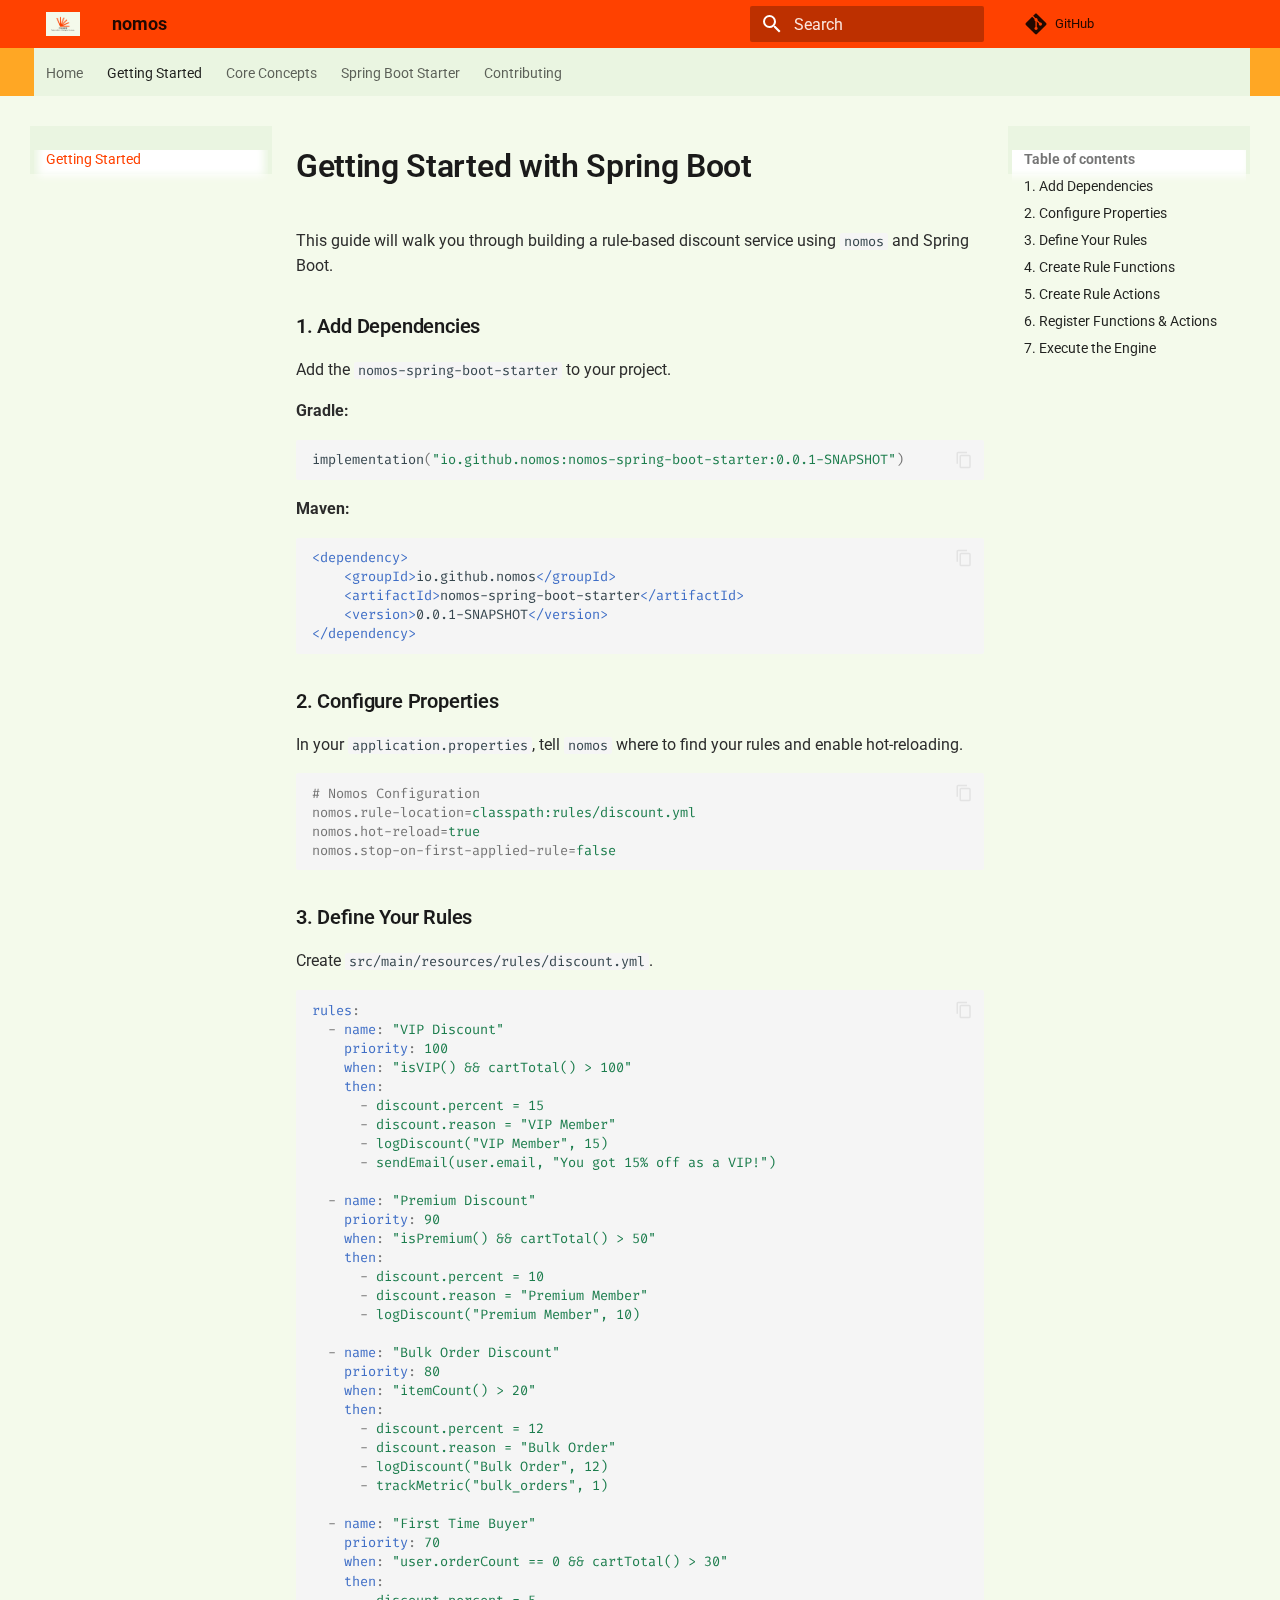
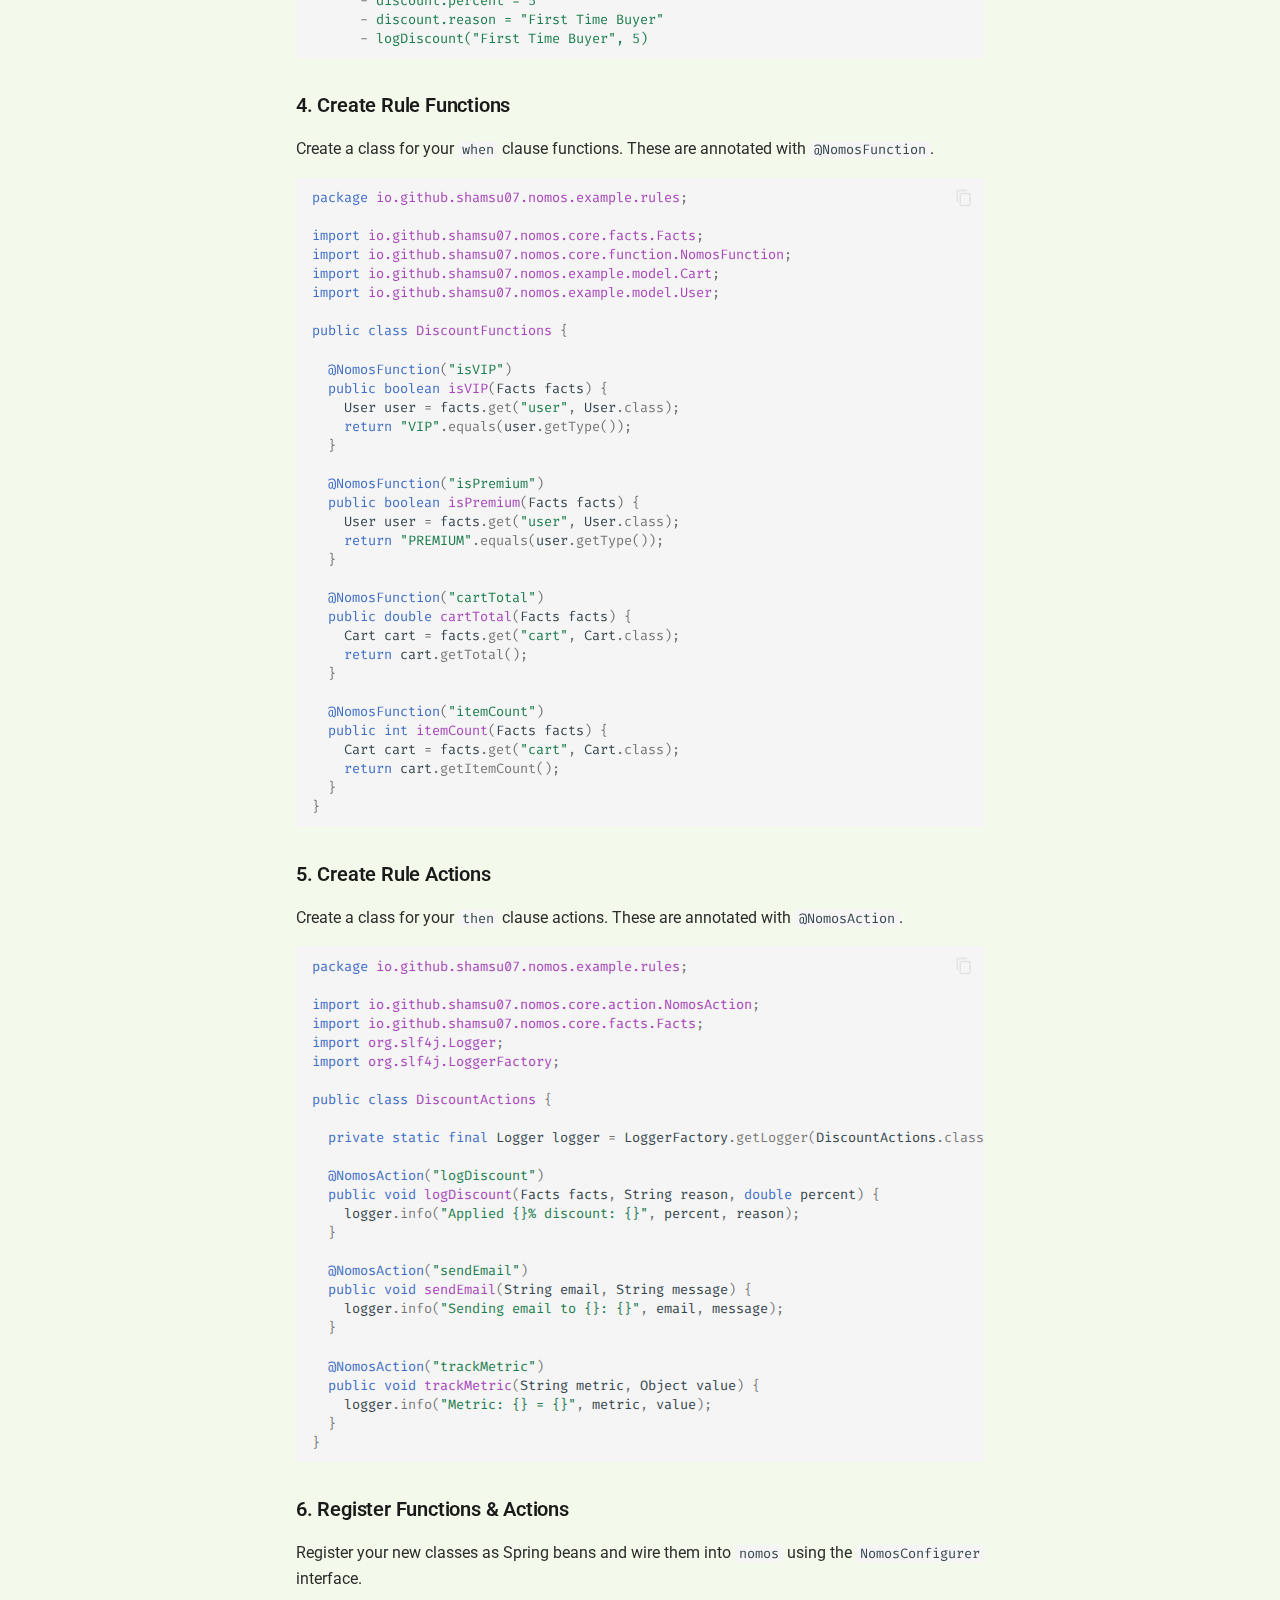
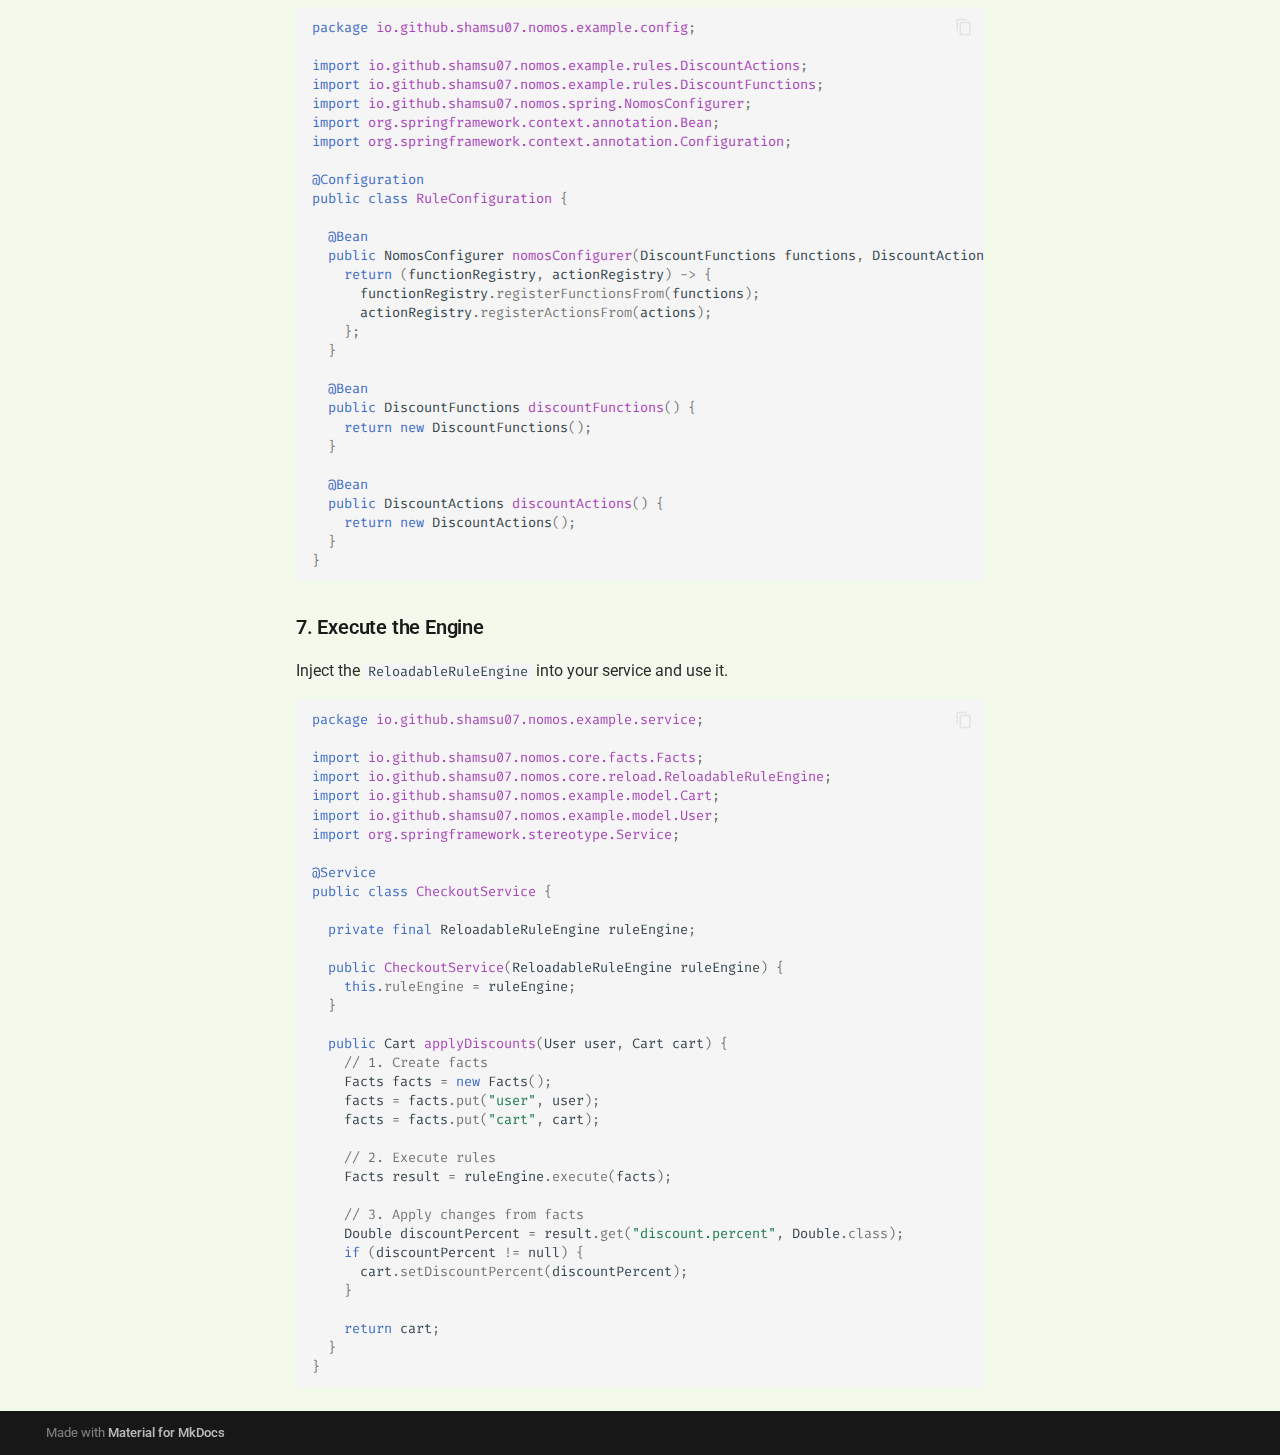
<file: getting-started/index.html>
<!doctype html>
<html lang="en" class="no-js">
  <head>
    
      <meta charset="utf-8">
      <meta name="viewport" content="width=device-width,initial-scale=1">
      
        <meta name="description" content="A fast, modern rule engine for Java.">
      
      
        <meta name="author" content="shamsu07">
      
      
      
        <link rel="prev" href="..">
      
      
        <link rel="next" href="../core-concepts/facts/">
      
      
      <link rel="icon" href="../assets/nomos.png">
      <meta name="generator" content="mkdocs-1.6.1, mkdocs-material-9.6.23">
    
    
      
        <title>Getting Started - nomos</title>
      
    
    
      <link rel="stylesheet" href="../assets/stylesheets/main.84d31ad4.min.css">
      
        
        <link rel="stylesheet" href="../assets/stylesheets/palette.06af60db.min.css">
      
      


    
    
      
    
    
      
        
        
        <link rel="preconnect" href="https://fonts.gstatic.com" crossorigin>
        <link rel="stylesheet" href="https://fonts.googleapis.com/css?family=Roboto:300,300i,400,400i,700,700i%7CFira+Code:400,400i,700,700i&display=fallback">
        <style>:root{--md-text-font:"Roboto";--md-code-font:"Fira Code"}</style>
      
    
    
      <link rel="stylesheet" href="../stylesheets/extra.css">
    
    <script>__md_scope=new URL("..",location),__md_hash=e=>[...e].reduce(((e,_)=>(e<<5)-e+_.charCodeAt(0)),0),__md_get=(e,_=localStorage,t=__md_scope)=>JSON.parse(_.getItem(t.pathname+"."+e)),__md_set=(e,_,t=localStorage,a=__md_scope)=>{try{t.setItem(a.pathname+"."+e,JSON.stringify(_))}catch(e){}}</script>
    
      

    
    
    
  </head>
  
  
    
    
    
    
    
    <body dir="ltr" data-md-color-scheme="default" data-md-color-primary="orange" data-md-color-accent="blue">
  
    
    <input class="md-toggle" data-md-toggle="drawer" type="checkbox" id="__drawer" autocomplete="off">
    <input class="md-toggle" data-md-toggle="search" type="checkbox" id="__search" autocomplete="off">
    <label class="md-overlay" for="__drawer"></label>
    <div data-md-component="skip">
      
        
        <a href="#getting-started-with-spring-boot" class="md-skip">
          Skip to content
        </a>
      
    </div>
    <div data-md-component="announce">
      
    </div>
    
    
      

<header class="md-header" data-md-component="header">
  <nav class="md-header__inner md-grid" aria-label="Header">
    <a href=".." title="nomos" class="md-header__button md-logo" aria-label="nomos" data-md-component="logo">
      
  <img src="../assets/nomos.png" alt="logo">

    </a>
    <label class="md-header__button md-icon" for="__drawer">
      
      <svg xmlns="http://www.w3.org/2000/svg" viewBox="0 0 24 24"><path d="M3 6h18v2H3zm0 5h18v2H3zm0 5h18v2H3z"/></svg>
    </label>
    <div class="md-header__title" data-md-component="header-title">
      <div class="md-header__ellipsis">
        <div class="md-header__topic">
          <span class="md-ellipsis">
            nomos
          </span>
        </div>
        <div class="md-header__topic" data-md-component="header-topic">
          <span class="md-ellipsis">
            
              Getting Started
            
          </span>
        </div>
      </div>
    </div>
    
      
    
    
    
    
      
      
        <label class="md-header__button md-icon" for="__search">
          
          <svg xmlns="http://www.w3.org/2000/svg" viewBox="0 0 24 24"><path d="M9.5 3A6.5 6.5 0 0 1 16 9.5c0 1.61-.59 3.09-1.56 4.23l.27.27h.79l5 5-1.5 1.5-5-5v-.79l-.27-.27A6.52 6.52 0 0 1 9.5 16 6.5 6.5 0 0 1 3 9.5 6.5 6.5 0 0 1 9.5 3m0 2C7 5 5 7 5 9.5S7 14 9.5 14 14 12 14 9.5 12 5 9.5 5"/></svg>
        </label>
        <div class="md-search" data-md-component="search" role="dialog">
  <label class="md-search__overlay" for="__search"></label>
  <div class="md-search__inner" role="search">
    <form class="md-search__form" name="search">
      <input type="text" class="md-search__input" name="query" aria-label="Search" placeholder="Search" autocapitalize="off" autocorrect="off" autocomplete="off" spellcheck="false" data-md-component="search-query" required>
      <label class="md-search__icon md-icon" for="__search">
        
        <svg xmlns="http://www.w3.org/2000/svg" viewBox="0 0 24 24"><path d="M9.5 3A6.5 6.5 0 0 1 16 9.5c0 1.61-.59 3.09-1.56 4.23l.27.27h.79l5 5-1.5 1.5-5-5v-.79l-.27-.27A6.52 6.52 0 0 1 9.5 16 6.5 6.5 0 0 1 3 9.5 6.5 6.5 0 0 1 9.5 3m0 2C7 5 5 7 5 9.5S7 14 9.5 14 14 12 14 9.5 12 5 9.5 5"/></svg>
        
        <svg xmlns="http://www.w3.org/2000/svg" viewBox="0 0 24 24"><path d="M20 11v2H8l5.5 5.5-1.42 1.42L4.16 12l7.92-7.92L13.5 5.5 8 11z"/></svg>
      </label>
      <nav class="md-search__options" aria-label="Search">
        
        <button type="reset" class="md-search__icon md-icon" title="Clear" aria-label="Clear" tabindex="-1">
          
          <svg xmlns="http://www.w3.org/2000/svg" viewBox="0 0 24 24"><path d="M19 6.41 17.59 5 12 10.59 6.41 5 5 6.41 10.59 12 5 17.59 6.41 19 12 13.41 17.59 19 19 17.59 13.41 12z"/></svg>
        </button>
      </nav>
      
        <div class="md-search__suggest" data-md-component="search-suggest"></div>
      
    </form>
    <div class="md-search__output">
      <div class="md-search__scrollwrap" tabindex="0" data-md-scrollfix>
        <div class="md-search-result" data-md-component="search-result">
          <div class="md-search-result__meta">
            Initializing search
          </div>
          <ol class="md-search-result__list" role="presentation"></ol>
        </div>
      </div>
    </div>
  </div>
</div>
      
    
    
      <div class="md-header__source">
        <a href="https://github.com/shamsu07/nomos" title="Go to repository" class="md-source" data-md-component="source">
  <div class="md-source__icon md-icon">
    
    <svg xmlns="http://www.w3.org/2000/svg" viewBox="0 0 448 512"><!--! Font Awesome Free 7.1.0 by @fontawesome - https://fontawesome.com License - https://fontawesome.com/license/free (Icons: CC BY 4.0, Fonts: SIL OFL 1.1, Code: MIT License) Copyright 2025 Fonticons, Inc.--><path d="M439.6 236.1 244 40.5c-5.4-5.5-12.8-8.5-20.4-8.5s-15 3-20.4 8.4L162.5 81l51.5 51.5c27.1-9.1 52.7 16.8 43.4 43.7l49.7 49.7c34.2-11.8 61.2 31 35.5 56.7-26.5 26.5-70.2-2.9-56-37.3L240.3 199v121.9c25.3 12.5 22.3 41.8 9.1 55-6.4 6.4-15.2 10.1-24.3 10.1s-17.8-3.6-24.3-10.1c-17.6-17.6-11.1-46.9 11.2-56v-123c-20.8-8.5-24.6-30.7-18.6-45L142.6 101 8.5 235.1C3 240.6 0 247.9 0 255.5s3 15 8.5 20.4l195.6 195.7c5.4 5.4 12.7 8.4 20.4 8.4s15-3 20.4-8.4l194.7-194.7c5.4-5.4 8.4-12.8 8.4-20.4s-3-15-8.4-20.4"/></svg>
  </div>
  <div class="md-source__repository">
    GitHub
  </div>
</a>
      </div>
    
  </nav>
  
</header>
    
    <div class="md-container" data-md-component="container">
      
      
        
          
            
<nav class="md-tabs" aria-label="Tabs" data-md-component="tabs">
  <div class="md-grid">
    <ul class="md-tabs__list">
      
        
  
  
  
  
    <li class="md-tabs__item">
      <a href=".." class="md-tabs__link">
        
  
  
    
  
  Home

      </a>
    </li>
  

      
        
  
  
  
    
  
  
    <li class="md-tabs__item md-tabs__item--active">
      <a href="./" class="md-tabs__link">
        
  
  
    
  
  Getting Started

      </a>
    </li>
  

      
        
  
  
  
  
    
    
      <li class="md-tabs__item">
        <a href="../core-concepts/facts/" class="md-tabs__link">
          
  
  
  Core Concepts

        </a>
      </li>
    
  

      
        
  
  
  
  
    <li class="md-tabs__item">
      <a href="../spring-boot.md" class="md-tabs__link">
        
  
  
    
  
  Spring Boot Starter

      </a>
    </li>
  

      
        
  
  
  
  
    <li class="md-tabs__item">
      <a href="../contributing.md" class="md-tabs__link">
        
  
  
    
  
  Contributing

      </a>
    </li>
  

      
    </ul>
  </div>
</nav>
          
        
      
      <main class="md-main" data-md-component="main">
        <div class="md-main__inner md-grid">
          
            
              
              <div class="md-sidebar md-sidebar--primary" data-md-component="sidebar" data-md-type="navigation" >
                <div class="md-sidebar__scrollwrap">
                  <div class="md-sidebar__inner">
                    


  


<nav class="md-nav md-nav--primary md-nav--lifted" aria-label="Navigation" data-md-level="0">
  <label class="md-nav__title" for="__drawer">
    <a href=".." title="nomos" class="md-nav__button md-logo" aria-label="nomos" data-md-component="logo">
      
  <img src="../assets/nomos.png" alt="logo">

    </a>
    nomos
  </label>
  
    <div class="md-nav__source">
      <a href="https://github.com/shamsu07/nomos" title="Go to repository" class="md-source" data-md-component="source">
  <div class="md-source__icon md-icon">
    
    <svg xmlns="http://www.w3.org/2000/svg" viewBox="0 0 448 512"><!--! Font Awesome Free 7.1.0 by @fontawesome - https://fontawesome.com License - https://fontawesome.com/license/free (Icons: CC BY 4.0, Fonts: SIL OFL 1.1, Code: MIT License) Copyright 2025 Fonticons, Inc.--><path d="M439.6 236.1 244 40.5c-5.4-5.5-12.8-8.5-20.4-8.5s-15 3-20.4 8.4L162.5 81l51.5 51.5c27.1-9.1 52.7 16.8 43.4 43.7l49.7 49.7c34.2-11.8 61.2 31 35.5 56.7-26.5 26.5-70.2-2.9-56-37.3L240.3 199v121.9c25.3 12.5 22.3 41.8 9.1 55-6.4 6.4-15.2 10.1-24.3 10.1s-17.8-3.6-24.3-10.1c-17.6-17.6-11.1-46.9 11.2-56v-123c-20.8-8.5-24.6-30.7-18.6-45L142.6 101 8.5 235.1C3 240.6 0 247.9 0 255.5s3 15 8.5 20.4l195.6 195.7c5.4 5.4 12.7 8.4 20.4 8.4s15-3 20.4-8.4l194.7-194.7c5.4-5.4 8.4-12.8 8.4-20.4s-3-15-8.4-20.4"/></svg>
  </div>
  <div class="md-source__repository">
    GitHub
  </div>
</a>
    </div>
  
  <ul class="md-nav__list" data-md-scrollfix>
    
      
      
  
  
  
  
    <li class="md-nav__item">
      <a href=".." class="md-nav__link">
        
  
  
  <span class="md-ellipsis">
    Home
    
  </span>
  

      </a>
    </li>
  

    
      
      
  
  
    
  
  
  
    <li class="md-nav__item md-nav__item--active">
      
      <input class="md-nav__toggle md-toggle" type="checkbox" id="__toc">
      
      
        
      
      
        <label class="md-nav__link md-nav__link--active" for="__toc">
          
  
  
  <span class="md-ellipsis">
    Getting Started
    
  </span>
  

          <span class="md-nav__icon md-icon"></span>
        </label>
      
      <a href="./" class="md-nav__link md-nav__link--active">
        
  
  
  <span class="md-ellipsis">
    Getting Started
    
  </span>
  

      </a>
      
        

<nav class="md-nav md-nav--secondary" aria-label="Table of contents">
  
  
  
    
  
  
    <label class="md-nav__title" for="__toc">
      <span class="md-nav__icon md-icon"></span>
      Table of contents
    </label>
    <ul class="md-nav__list" data-md-component="toc" data-md-scrollfix>
      
        <li class="md-nav__item">
  <a href="#1-add-dependencies" class="md-nav__link">
    <span class="md-ellipsis">
      1. Add Dependencies
    </span>
  </a>
  
</li>
      
        <li class="md-nav__item">
  <a href="#2-configure-properties" class="md-nav__link">
    <span class="md-ellipsis">
      2. Configure Properties
    </span>
  </a>
  
</li>
      
        <li class="md-nav__item">
  <a href="#3-define-your-rules" class="md-nav__link">
    <span class="md-ellipsis">
      3. Define Your Rules
    </span>
  </a>
  
</li>
      
        <li class="md-nav__item">
  <a href="#4-create-rule-functions" class="md-nav__link">
    <span class="md-ellipsis">
      4. Create Rule Functions
    </span>
  </a>
  
</li>
      
        <li class="md-nav__item">
  <a href="#5-create-rule-actions" class="md-nav__link">
    <span class="md-ellipsis">
      5. Create Rule Actions
    </span>
  </a>
  
</li>
      
        <li class="md-nav__item">
  <a href="#6-register-functions-actions" class="md-nav__link">
    <span class="md-ellipsis">
      6. Register Functions &amp; Actions
    </span>
  </a>
  
</li>
      
        <li class="md-nav__item">
  <a href="#7-execute-the-engine" class="md-nav__link">
    <span class="md-ellipsis">
      7. Execute the Engine
    </span>
  </a>
  
</li>
      
    </ul>
  
</nav>
      
    </li>
  

    
      
      
  
  
  
  
    
    
    
    
      
      
    
    
    <li class="md-nav__item md-nav__item--nested">
      
        
        
        <input class="md-nav__toggle md-toggle " type="checkbox" id="__nav_3" >
        
          
          <label class="md-nav__link" for="__nav_3" id="__nav_3_label" tabindex="0">
            
  
  
  <span class="md-ellipsis">
    Core Concepts
    
  </span>
  

            <span class="md-nav__icon md-icon"></span>
          </label>
        
        <nav class="md-nav" data-md-level="1" aria-labelledby="__nav_3_label" aria-expanded="false">
          <label class="md-nav__title" for="__nav_3">
            <span class="md-nav__icon md-icon"></span>
            Core Concepts
          </label>
          <ul class="md-nav__list" data-md-scrollfix>
            
              
                
  
  
  
  
    <li class="md-nav__item">
      <a href="../core-concepts/facts/" class="md-nav__link">
        
  
  
  <span class="md-ellipsis">
    The Facts Object
    
  </span>
  

      </a>
    </li>
  

              
            
              
                
  
  
  
  
    <li class="md-nav__item">
      <a href="../core-concepts/expressions/" class="md-nav__link">
        
  
  
  <span class="md-ellipsis">
    Expression Engine
    
  </span>
  

      </a>
    </li>
  

              
            
              
                
  
  
  
  
    <li class="md-nav__item">
      <a href="../core-concepts/functions-actions/" class="md-nav__link">
        
  
  
  <span class="md-ellipsis">
    Functions vs. Actions
    
  </span>
  

      </a>
    </li>
  

              
            
              
                
  
  
  
  
    <li class="md-nav__item">
      <a href="../core-concepts/yaml-rules/" class="md-nav__link">
        
  
  
  <span class="md-ellipsis">
    Rule Definition (YAML)
    
  </span>
  

      </a>
    </li>
  

              
            
              
                
  
  
  
  
    <li class="md-nav__item">
      <a href="../core-concepts/java-rules/" class="md-nav__link">
        
  
  
  <span class="md-ellipsis">
    Rule Definition (Java)
    
  </span>
  

      </a>
    </li>
  

              
            
          </ul>
        </nav>
      
    </li>
  

    
      
      
  
  
  
  
    <li class="md-nav__item">
      <a href="../spring-boot.md" class="md-nav__link">
        
  
  
  <span class="md-ellipsis">
    Spring Boot Starter
    
  </span>
  

      </a>
    </li>
  

    
      
      
  
  
  
  
    <li class="md-nav__item">
      <a href="../contributing.md" class="md-nav__link">
        
  
  
  <span class="md-ellipsis">
    Contributing
    
  </span>
  

      </a>
    </li>
  

    
  </ul>
</nav>
                  </div>
                </div>
              </div>
            
            
              
              <div class="md-sidebar md-sidebar--secondary" data-md-component="sidebar" data-md-type="toc" >
                <div class="md-sidebar__scrollwrap">
                  <div class="md-sidebar__inner">
                    

<nav class="md-nav md-nav--secondary" aria-label="Table of contents">
  
  
  
    
  
  
    <label class="md-nav__title" for="__toc">
      <span class="md-nav__icon md-icon"></span>
      Table of contents
    </label>
    <ul class="md-nav__list" data-md-component="toc" data-md-scrollfix>
      
        <li class="md-nav__item">
  <a href="#1-add-dependencies" class="md-nav__link">
    <span class="md-ellipsis">
      1. Add Dependencies
    </span>
  </a>
  
</li>
      
        <li class="md-nav__item">
  <a href="#2-configure-properties" class="md-nav__link">
    <span class="md-ellipsis">
      2. Configure Properties
    </span>
  </a>
  
</li>
      
        <li class="md-nav__item">
  <a href="#3-define-your-rules" class="md-nav__link">
    <span class="md-ellipsis">
      3. Define Your Rules
    </span>
  </a>
  
</li>
      
        <li class="md-nav__item">
  <a href="#4-create-rule-functions" class="md-nav__link">
    <span class="md-ellipsis">
      4. Create Rule Functions
    </span>
  </a>
  
</li>
      
        <li class="md-nav__item">
  <a href="#5-create-rule-actions" class="md-nav__link">
    <span class="md-ellipsis">
      5. Create Rule Actions
    </span>
  </a>
  
</li>
      
        <li class="md-nav__item">
  <a href="#6-register-functions-actions" class="md-nav__link">
    <span class="md-ellipsis">
      6. Register Functions &amp; Actions
    </span>
  </a>
  
</li>
      
        <li class="md-nav__item">
  <a href="#7-execute-the-engine" class="md-nav__link">
    <span class="md-ellipsis">
      7. Execute the Engine
    </span>
  </a>
  
</li>
      
    </ul>
  
</nav>
                  </div>
                </div>
              </div>
            
          
          
            <div class="md-content" data-md-component="content">
              <article class="md-content__inner md-typeset">
                
                  



<h1 id="getting-started-with-spring-boot">Getting Started with Spring Boot<a class="headerlink" href="#getting-started-with-spring-boot" title="Permanent link">&para;</a></h1>
<p>This guide will walk you through building a rule-based discount service using <code>nomos</code> and Spring Boot.</p>
<h3 id="1-add-dependencies">1. Add Dependencies<a class="headerlink" href="#1-add-dependencies" title="Permanent link">&para;</a></h3>
<p>Add the <code>nomos-spring-boot-starter</code> to your project.</p>
<p><strong>Gradle:</strong>
<div class="highlight"><pre><span></span><code><a id="__codelineno-0-1" name="__codelineno-0-1" href="#__codelineno-0-1"></a><span class="n">implementation</span><span class="p">(</span><span class="s">&quot;io.github.nomos:nomos-spring-boot-starter:0.0.1-SNAPSHOT&quot;</span><span class="p">)</span>
</code></pre></div></p>
<p><strong>Maven:</strong>
<div class="highlight"><pre><span></span><code><a id="__codelineno-1-1" name="__codelineno-1-1" href="#__codelineno-1-1"></a><span class="nt">&lt;dependency&gt;</span>
<a id="__codelineno-1-2" name="__codelineno-1-2" href="#__codelineno-1-2"></a><span class="w">    </span><span class="nt">&lt;groupId&gt;</span>io.github.nomos<span class="nt">&lt;/groupId&gt;</span>
<a id="__codelineno-1-3" name="__codelineno-1-3" href="#__codelineno-1-3"></a><span class="w">    </span><span class="nt">&lt;artifactId&gt;</span>nomos-spring-boot-starter<span class="nt">&lt;/artifactId&gt;</span>
<a id="__codelineno-1-4" name="__codelineno-1-4" href="#__codelineno-1-4"></a><span class="w">    </span><span class="nt">&lt;version&gt;</span>0.0.1-SNAPSHOT<span class="nt">&lt;/version&gt;</span>
<a id="__codelineno-1-5" name="__codelineno-1-5" href="#__codelineno-1-5"></a><span class="nt">&lt;/dependency&gt;</span>
</code></pre></div></p>
<h3 id="2-configure-properties">2. Configure Properties<a class="headerlink" href="#2-configure-properties" title="Permanent link">&para;</a></h3>
<p>In your <code>application.properties</code>, tell <code>nomos</code> where to find your rules and enable hot-reloading.</p>
<div class="highlight"><pre><span></span><code><a id="__codelineno-2-1" name="__codelineno-2-1" href="#__codelineno-2-1"></a><span class="c1"># Nomos Configuration</span>
<a id="__codelineno-2-2" name="__codelineno-2-2" href="#__codelineno-2-2"></a><span class="na">nomos.rule-location</span><span class="o">=</span><span class="s">classpath:rules/discount.yml</span>
<a id="__codelineno-2-3" name="__codelineno-2-3" href="#__codelineno-2-3"></a><span class="na">nomos.hot-reload</span><span class="o">=</span><span class="s">true</span>
<a id="__codelineno-2-4" name="__codelineno-2-4" href="#__codelineno-2-4"></a><span class="na">nomos.stop-on-first-applied-rule</span><span class="o">=</span><span class="s">false</span>
</code></pre></div>
<h3 id="3-define-your-rules">3. Define Your Rules<a class="headerlink" href="#3-define-your-rules" title="Permanent link">&para;</a></h3>
<p>Create <code>src/main/resources/rules/discount.yml</code>.</p>
<div class="highlight"><pre><span></span><code><a id="__codelineno-3-1" name="__codelineno-3-1" href="#__codelineno-3-1"></a><span class="nt">rules</span><span class="p">:</span>
<a id="__codelineno-3-2" name="__codelineno-3-2" href="#__codelineno-3-2"></a><span class="w">  </span><span class="p p-Indicator">-</span><span class="w"> </span><span class="nt">name</span><span class="p">:</span><span class="w"> </span><span class="s">&quot;VIP</span><span class="nv"> </span><span class="s">Discount&quot;</span>
<a id="__codelineno-3-3" name="__codelineno-3-3" href="#__codelineno-3-3"></a><span class="w">    </span><span class="nt">priority</span><span class="p">:</span><span class="w"> </span><span class="l l-Scalar l-Scalar-Plain">100</span>
<a id="__codelineno-3-4" name="__codelineno-3-4" href="#__codelineno-3-4"></a><span class="w">    </span><span class="nt">when</span><span class="p">:</span><span class="w"> </span><span class="s">&quot;isVIP()</span><span class="nv"> </span><span class="s">&amp;&amp;</span><span class="nv"> </span><span class="s">cartTotal()</span><span class="nv"> </span><span class="s">&gt;</span><span class="nv"> </span><span class="s">100&quot;</span>
<a id="__codelineno-3-5" name="__codelineno-3-5" href="#__codelineno-3-5"></a><span class="w">    </span><span class="nt">then</span><span class="p">:</span>
<a id="__codelineno-3-6" name="__codelineno-3-6" href="#__codelineno-3-6"></a><span class="w">      </span><span class="p p-Indicator">-</span><span class="w"> </span><span class="l l-Scalar l-Scalar-Plain">discount.percent = 15</span>
<a id="__codelineno-3-7" name="__codelineno-3-7" href="#__codelineno-3-7"></a><span class="w">      </span><span class="p p-Indicator">-</span><span class="w"> </span><span class="l l-Scalar l-Scalar-Plain">discount.reason = &quot;VIP Member&quot;</span>
<a id="__codelineno-3-8" name="__codelineno-3-8" href="#__codelineno-3-8"></a><span class="w">      </span><span class="p p-Indicator">-</span><span class="w"> </span><span class="l l-Scalar l-Scalar-Plain">logDiscount(&quot;VIP Member&quot;, 15)</span>
<a id="__codelineno-3-9" name="__codelineno-3-9" href="#__codelineno-3-9"></a><span class="w">      </span><span class="p p-Indicator">-</span><span class="w"> </span><span class="l l-Scalar l-Scalar-Plain">sendEmail(user.email, &quot;You got 15% off as a VIP!&quot;)</span>
<a id="__codelineno-3-10" name="__codelineno-3-10" href="#__codelineno-3-10"></a>
<a id="__codelineno-3-11" name="__codelineno-3-11" href="#__codelineno-3-11"></a><span class="w">  </span><span class="p p-Indicator">-</span><span class="w"> </span><span class="nt">name</span><span class="p">:</span><span class="w"> </span><span class="s">&quot;Premium</span><span class="nv"> </span><span class="s">Discount&quot;</span>
<a id="__codelineno-3-12" name="__codelineno-3-12" href="#__codelineno-3-12"></a><span class="w">    </span><span class="nt">priority</span><span class="p">:</span><span class="w"> </span><span class="l l-Scalar l-Scalar-Plain">90</span>
<a id="__codelineno-3-13" name="__codelineno-3-13" href="#__codelineno-3-13"></a><span class="w">    </span><span class="nt">when</span><span class="p">:</span><span class="w"> </span><span class="s">&quot;isPremium()</span><span class="nv"> </span><span class="s">&amp;&amp;</span><span class="nv"> </span><span class="s">cartTotal()</span><span class="nv"> </span><span class="s">&gt;</span><span class="nv"> </span><span class="s">50&quot;</span>
<a id="__codelineno-3-14" name="__codelineno-3-14" href="#__codelineno-3-14"></a><span class="w">    </span><span class="nt">then</span><span class="p">:</span>
<a id="__codelineno-3-15" name="__codelineno-3-15" href="#__codelineno-3-15"></a><span class="w">      </span><span class="p p-Indicator">-</span><span class="w"> </span><span class="l l-Scalar l-Scalar-Plain">discount.percent = 10</span>
<a id="__codelineno-3-16" name="__codelineno-3-16" href="#__codelineno-3-16"></a><span class="w">      </span><span class="p p-Indicator">-</span><span class="w"> </span><span class="l l-Scalar l-Scalar-Plain">discount.reason = &quot;Premium Member&quot;</span>
<a id="__codelineno-3-17" name="__codelineno-3-17" href="#__codelineno-3-17"></a><span class="w">      </span><span class="p p-Indicator">-</span><span class="w"> </span><span class="l l-Scalar l-Scalar-Plain">logDiscount(&quot;Premium Member&quot;, 10)</span>
<a id="__codelineno-3-18" name="__codelineno-3-18" href="#__codelineno-3-18"></a>
<a id="__codelineno-3-19" name="__codelineno-3-19" href="#__codelineno-3-19"></a><span class="w">  </span><span class="p p-Indicator">-</span><span class="w"> </span><span class="nt">name</span><span class="p">:</span><span class="w"> </span><span class="s">&quot;Bulk</span><span class="nv"> </span><span class="s">Order</span><span class="nv"> </span><span class="s">Discount&quot;</span>
<a id="__codelineno-3-20" name="__codelineno-3-20" href="#__codelineno-3-20"></a><span class="w">    </span><span class="nt">priority</span><span class="p">:</span><span class="w"> </span><span class="l l-Scalar l-Scalar-Plain">80</span>
<a id="__codelineno-3-21" name="__codelineno-3-21" href="#__codelineno-3-21"></a><span class="w">    </span><span class="nt">when</span><span class="p">:</span><span class="w"> </span><span class="s">&quot;itemCount()</span><span class="nv"> </span><span class="s">&gt;</span><span class="nv"> </span><span class="s">20&quot;</span>
<a id="__codelineno-3-22" name="__codelineno-3-22" href="#__codelineno-3-22"></a><span class="w">    </span><span class="nt">then</span><span class="p">:</span>
<a id="__codelineno-3-23" name="__codelineno-3-23" href="#__codelineno-3-23"></a><span class="w">      </span><span class="p p-Indicator">-</span><span class="w"> </span><span class="l l-Scalar l-Scalar-Plain">discount.percent = 12</span>
<a id="__codelineno-3-24" name="__codelineno-3-24" href="#__codelineno-3-24"></a><span class="w">      </span><span class="p p-Indicator">-</span><span class="w"> </span><span class="l l-Scalar l-Scalar-Plain">discount.reason = &quot;Bulk Order&quot;</span>
<a id="__codelineno-3-25" name="__codelineno-3-25" href="#__codelineno-3-25"></a><span class="w">      </span><span class="p p-Indicator">-</span><span class="w"> </span><span class="l l-Scalar l-Scalar-Plain">logDiscount(&quot;Bulk Order&quot;, 12)</span>
<a id="__codelineno-3-26" name="__codelineno-3-26" href="#__codelineno-3-26"></a><span class="w">      </span><span class="p p-Indicator">-</span><span class="w"> </span><span class="l l-Scalar l-Scalar-Plain">trackMetric(&quot;bulk_orders&quot;, 1)</span>
<a id="__codelineno-3-27" name="__codelineno-3-27" href="#__codelineno-3-27"></a>
<a id="__codelineno-3-28" name="__codelineno-3-28" href="#__codelineno-3-28"></a><span class="w">  </span><span class="p p-Indicator">-</span><span class="w"> </span><span class="nt">name</span><span class="p">:</span><span class="w"> </span><span class="s">&quot;First</span><span class="nv"> </span><span class="s">Time</span><span class="nv"> </span><span class="s">Buyer&quot;</span>
<a id="__codelineno-3-29" name="__codelineno-3-29" href="#__codelineno-3-29"></a><span class="w">    </span><span class="nt">priority</span><span class="p">:</span><span class="w"> </span><span class="l l-Scalar l-Scalar-Plain">70</span>
<a id="__codelineno-3-30" name="__codelineno-3-30" href="#__codelineno-3-30"></a><span class="w">    </span><span class="nt">when</span><span class="p">:</span><span class="w"> </span><span class="s">&quot;user.orderCount</span><span class="nv"> </span><span class="s">==</span><span class="nv"> </span><span class="s">0</span><span class="nv"> </span><span class="s">&amp;&amp;</span><span class="nv"> </span><span class="s">cartTotal()</span><span class="nv"> </span><span class="s">&gt;</span><span class="nv"> </span><span class="s">30&quot;</span>
<a id="__codelineno-3-31" name="__codelineno-3-31" href="#__codelineno-3-31"></a><span class="w">    </span><span class="nt">then</span><span class="p">:</span>
<a id="__codelineno-3-32" name="__codelineno-3-32" href="#__codelineno-3-32"></a><span class="w">      </span><span class="p p-Indicator">-</span><span class="w"> </span><span class="l l-Scalar l-Scalar-Plain">discount.percent = 5</span>
<a id="__codelineno-3-33" name="__codelineno-3-33" href="#__codelineno-3-33"></a><span class="w">      </span><span class="p p-Indicator">-</span><span class="w"> </span><span class="l l-Scalar l-Scalar-Plain">discount.reason = &quot;First Time Buyer&quot;</span>
<a id="__codelineno-3-34" name="__codelineno-3-34" href="#__codelineno-3-34"></a><span class="w">      </span><span class="p p-Indicator">-</span><span class="w"> </span><span class="l l-Scalar l-Scalar-Plain">logDiscount(&quot;First Time Buyer&quot;, 5)</span>
</code></pre></div>
<h3 id="4-create-rule-functions">4. Create Rule Functions<a class="headerlink" href="#4-create-rule-functions" title="Permanent link">&para;</a></h3>
<p>Create a class for your <code>when</code> clause functions. These are annotated with <code>@NomosFunction</code>.</p>
<div class="highlight"><pre><span></span><code><a id="__codelineno-4-1" name="__codelineno-4-1" href="#__codelineno-4-1"></a><span class="kn">package</span><span class="w"> </span><span class="nn">io.github.shamsu07.nomos.example.rules</span><span class="p">;</span>
<a id="__codelineno-4-2" name="__codelineno-4-2" href="#__codelineno-4-2"></a>
<a id="__codelineno-4-3" name="__codelineno-4-3" href="#__codelineno-4-3"></a><span class="kn">import</span><span class="w"> </span><span class="nn">io.github.shamsu07.nomos.core.facts.Facts</span><span class="p">;</span>
<a id="__codelineno-4-4" name="__codelineno-4-4" href="#__codelineno-4-4"></a><span class="kn">import</span><span class="w"> </span><span class="nn">io.github.shamsu07.nomos.core.function.NomosFunction</span><span class="p">;</span>
<a id="__codelineno-4-5" name="__codelineno-4-5" href="#__codelineno-4-5"></a><span class="kn">import</span><span class="w"> </span><span class="nn">io.github.shamsu07.nomos.example.model.Cart</span><span class="p">;</span>
<a id="__codelineno-4-6" name="__codelineno-4-6" href="#__codelineno-4-6"></a><span class="kn">import</span><span class="w"> </span><span class="nn">io.github.shamsu07.nomos.example.model.User</span><span class="p">;</span>
<a id="__codelineno-4-7" name="__codelineno-4-7" href="#__codelineno-4-7"></a>
<a id="__codelineno-4-8" name="__codelineno-4-8" href="#__codelineno-4-8"></a><span class="kd">public</span><span class="w"> </span><span class="kd">class</span> <span class="nc">DiscountFunctions</span><span class="w"> </span><span class="p">{</span>
<a id="__codelineno-4-9" name="__codelineno-4-9" href="#__codelineno-4-9"></a>
<a id="__codelineno-4-10" name="__codelineno-4-10" href="#__codelineno-4-10"></a><span class="w">  </span><span class="nd">@NomosFunction</span><span class="p">(</span><span class="s">&quot;isVIP&quot;</span><span class="p">)</span>
<a id="__codelineno-4-11" name="__codelineno-4-11" href="#__codelineno-4-11"></a><span class="w">  </span><span class="kd">public</span><span class="w"> </span><span class="kt">boolean</span><span class="w"> </span><span class="nf">isVIP</span><span class="p">(</span><span class="n">Facts</span><span class="w"> </span><span class="n">facts</span><span class="p">)</span><span class="w"> </span><span class="p">{</span>
<a id="__codelineno-4-12" name="__codelineno-4-12" href="#__codelineno-4-12"></a><span class="w">    </span><span class="n">User</span><span class="w"> </span><span class="n">user</span><span class="w"> </span><span class="o">=</span><span class="w"> </span><span class="n">facts</span><span class="p">.</span><span class="na">get</span><span class="p">(</span><span class="s">&quot;user&quot;</span><span class="p">,</span><span class="w"> </span><span class="n">User</span><span class="p">.</span><span class="na">class</span><span class="p">);</span>
<a id="__codelineno-4-13" name="__codelineno-4-13" href="#__codelineno-4-13"></a><span class="w">    </span><span class="k">return</span><span class="w"> </span><span class="s">&quot;VIP&quot;</span><span class="p">.</span><span class="na">equals</span><span class="p">(</span><span class="n">user</span><span class="p">.</span><span class="na">getType</span><span class="p">());</span>
<a id="__codelineno-4-14" name="__codelineno-4-14" href="#__codelineno-4-14"></a><span class="w">  </span><span class="p">}</span>
<a id="__codelineno-4-15" name="__codelineno-4-15" href="#__codelineno-4-15"></a>
<a id="__codelineno-4-16" name="__codelineno-4-16" href="#__codelineno-4-16"></a><span class="w">  </span><span class="nd">@NomosFunction</span><span class="p">(</span><span class="s">&quot;isPremium&quot;</span><span class="p">)</span>
<a id="__codelineno-4-17" name="__codelineno-4-17" href="#__codelineno-4-17"></a><span class="w">  </span><span class="kd">public</span><span class="w"> </span><span class="kt">boolean</span><span class="w"> </span><span class="nf">isPremium</span><span class="p">(</span><span class="n">Facts</span><span class="w"> </span><span class="n">facts</span><span class="p">)</span><span class="w"> </span><span class="p">{</span>
<a id="__codelineno-4-18" name="__codelineno-4-18" href="#__codelineno-4-18"></a><span class="w">    </span><span class="n">User</span><span class="w"> </span><span class="n">user</span><span class="w"> </span><span class="o">=</span><span class="w"> </span><span class="n">facts</span><span class="p">.</span><span class="na">get</span><span class="p">(</span><span class="s">&quot;user&quot;</span><span class="p">,</span><span class="w"> </span><span class="n">User</span><span class="p">.</span><span class="na">class</span><span class="p">);</span>
<a id="__codelineno-4-19" name="__codelineno-4-19" href="#__codelineno-4-19"></a><span class="w">    </span><span class="k">return</span><span class="w"> </span><span class="s">&quot;PREMIUM&quot;</span><span class="p">.</span><span class="na">equals</span><span class="p">(</span><span class="n">user</span><span class="p">.</span><span class="na">getType</span><span class="p">());</span>
<a id="__codelineno-4-20" name="__codelineno-4-20" href="#__codelineno-4-20"></a><span class="w">  </span><span class="p">}</span>
<a id="__codelineno-4-21" name="__codelineno-4-21" href="#__codelineno-4-21"></a>
<a id="__codelineno-4-22" name="__codelineno-4-22" href="#__codelineno-4-22"></a><span class="w">  </span><span class="nd">@NomosFunction</span><span class="p">(</span><span class="s">&quot;cartTotal&quot;</span><span class="p">)</span>
<a id="__codelineno-4-23" name="__codelineno-4-23" href="#__codelineno-4-23"></a><span class="w">  </span><span class="kd">public</span><span class="w"> </span><span class="kt">double</span><span class="w"> </span><span class="nf">cartTotal</span><span class="p">(</span><span class="n">Facts</span><span class="w"> </span><span class="n">facts</span><span class="p">)</span><span class="w"> </span><span class="p">{</span>
<a id="__codelineno-4-24" name="__codelineno-4-24" href="#__codelineno-4-24"></a><span class="w">    </span><span class="n">Cart</span><span class="w"> </span><span class="n">cart</span><span class="w"> </span><span class="o">=</span><span class="w"> </span><span class="n">facts</span><span class="p">.</span><span class="na">get</span><span class="p">(</span><span class="s">&quot;cart&quot;</span><span class="p">,</span><span class="w"> </span><span class="n">Cart</span><span class="p">.</span><span class="na">class</span><span class="p">);</span>
<a id="__codelineno-4-25" name="__codelineno-4-25" href="#__codelineno-4-25"></a><span class="w">    </span><span class="k">return</span><span class="w"> </span><span class="n">cart</span><span class="p">.</span><span class="na">getTotal</span><span class="p">();</span>
<a id="__codelineno-4-26" name="__codelineno-4-26" href="#__codelineno-4-26"></a><span class="w">  </span><span class="p">}</span>
<a id="__codelineno-4-27" name="__codelineno-4-27" href="#__codelineno-4-27"></a>
<a id="__codelineno-4-28" name="__codelineno-4-28" href="#__codelineno-4-28"></a><span class="w">  </span><span class="nd">@NomosFunction</span><span class="p">(</span><span class="s">&quot;itemCount&quot;</span><span class="p">)</span>
<a id="__codelineno-4-29" name="__codelineno-4-29" href="#__codelineno-4-29"></a><span class="w">  </span><span class="kd">public</span><span class="w"> </span><span class="kt">int</span><span class="w"> </span><span class="nf">itemCount</span><span class="p">(</span><span class="n">Facts</span><span class="w"> </span><span class="n">facts</span><span class="p">)</span><span class="w"> </span><span class="p">{</span>
<a id="__codelineno-4-30" name="__codelineno-4-30" href="#__codelineno-4-30"></a><span class="w">    </span><span class="n">Cart</span><span class="w"> </span><span class="n">cart</span><span class="w"> </span><span class="o">=</span><span class="w"> </span><span class="n">facts</span><span class="p">.</span><span class="na">get</span><span class="p">(</span><span class="s">&quot;cart&quot;</span><span class="p">,</span><span class="w"> </span><span class="n">Cart</span><span class="p">.</span><span class="na">class</span><span class="p">);</span>
<a id="__codelineno-4-31" name="__codelineno-4-31" href="#__codelineno-4-31"></a><span class="w">    </span><span class="k">return</span><span class="w"> </span><span class="n">cart</span><span class="p">.</span><span class="na">getItemCount</span><span class="p">();</span>
<a id="__codelineno-4-32" name="__codelineno-4-32" href="#__codelineno-4-32"></a><span class="w">  </span><span class="p">}</span>
<a id="__codelineno-4-33" name="__codelineno-4-33" href="#__codelineno-4-33"></a><span class="p">}</span>
</code></pre></div>
<h3 id="5-create-rule-actions">5. Create Rule Actions<a class="headerlink" href="#5-create-rule-actions" title="Permanent link">&para;</a></h3>
<p>Create a class for your <code>then</code> clause actions. These are annotated with <code>@NomosAction</code>.</p>
<div class="highlight"><pre><span></span><code><a id="__codelineno-5-1" name="__codelineno-5-1" href="#__codelineno-5-1"></a><span class="kn">package</span><span class="w"> </span><span class="nn">io.github.shamsu07.nomos.example.rules</span><span class="p">;</span>
<a id="__codelineno-5-2" name="__codelineno-5-2" href="#__codelineno-5-2"></a>
<a id="__codelineno-5-3" name="__codelineno-5-3" href="#__codelineno-5-3"></a><span class="kn">import</span><span class="w"> </span><span class="nn">io.github.shamsu07.nomos.core.action.NomosAction</span><span class="p">;</span>
<a id="__codelineno-5-4" name="__codelineno-5-4" href="#__codelineno-5-4"></a><span class="kn">import</span><span class="w"> </span><span class="nn">io.github.shamsu07.nomos.core.facts.Facts</span><span class="p">;</span>
<a id="__codelineno-5-5" name="__codelineno-5-5" href="#__codelineno-5-5"></a><span class="kn">import</span><span class="w"> </span><span class="nn">org.slf4j.Logger</span><span class="p">;</span>
<a id="__codelineno-5-6" name="__codelineno-5-6" href="#__codelineno-5-6"></a><span class="kn">import</span><span class="w"> </span><span class="nn">org.slf4j.LoggerFactory</span><span class="p">;</span>
<a id="__codelineno-5-7" name="__codelineno-5-7" href="#__codelineno-5-7"></a>
<a id="__codelineno-5-8" name="__codelineno-5-8" href="#__codelineno-5-8"></a><span class="kd">public</span><span class="w"> </span><span class="kd">class</span> <span class="nc">DiscountActions</span><span class="w"> </span><span class="p">{</span>
<a id="__codelineno-5-9" name="__codelineno-5-9" href="#__codelineno-5-9"></a>
<a id="__codelineno-5-10" name="__codelineno-5-10" href="#__codelineno-5-10"></a><span class="w">  </span><span class="kd">private</span><span class="w"> </span><span class="kd">static</span><span class="w"> </span><span class="kd">final</span><span class="w"> </span><span class="n">Logger</span><span class="w"> </span><span class="n">logger</span><span class="w"> </span><span class="o">=</span><span class="w"> </span><span class="n">LoggerFactory</span><span class="p">.</span><span class="na">getLogger</span><span class="p">(</span><span class="n">DiscountActions</span><span class="p">.</span><span class="na">class</span><span class="p">);</span>
<a id="__codelineno-5-11" name="__codelineno-5-11" href="#__codelineno-5-11"></a>
<a id="__codelineno-5-12" name="__codelineno-5-12" href="#__codelineno-5-12"></a><span class="w">  </span><span class="nd">@NomosAction</span><span class="p">(</span><span class="s">&quot;logDiscount&quot;</span><span class="p">)</span>
<a id="__codelineno-5-13" name="__codelineno-5-13" href="#__codelineno-5-13"></a><span class="w">  </span><span class="kd">public</span><span class="w"> </span><span class="kt">void</span><span class="w"> </span><span class="nf">logDiscount</span><span class="p">(</span><span class="n">Facts</span><span class="w"> </span><span class="n">facts</span><span class="p">,</span><span class="w"> </span><span class="n">String</span><span class="w"> </span><span class="n">reason</span><span class="p">,</span><span class="w"> </span><span class="kt">double</span><span class="w"> </span><span class="n">percent</span><span class="p">)</span><span class="w"> </span><span class="p">{</span>
<a id="__codelineno-5-14" name="__codelineno-5-14" href="#__codelineno-5-14"></a><span class="w">    </span><span class="n">logger</span><span class="p">.</span><span class="na">info</span><span class="p">(</span><span class="s">&quot;Applied {}% discount: {}&quot;</span><span class="p">,</span><span class="w"> </span><span class="n">percent</span><span class="p">,</span><span class="w"> </span><span class="n">reason</span><span class="p">);</span>
<a id="__codelineno-5-15" name="__codelineno-5-15" href="#__codelineno-5-15"></a><span class="w">  </span><span class="p">}</span>
<a id="__codelineno-5-16" name="__codelineno-5-16" href="#__codelineno-5-16"></a>
<a id="__codelineno-5-17" name="__codelineno-5-17" href="#__codelineno-5-17"></a><span class="w">  </span><span class="nd">@NomosAction</span><span class="p">(</span><span class="s">&quot;sendEmail&quot;</span><span class="p">)</span>
<a id="__codelineno-5-18" name="__codelineno-5-18" href="#__codelineno-5-18"></a><span class="w">  </span><span class="kd">public</span><span class="w"> </span><span class="kt">void</span><span class="w"> </span><span class="nf">sendEmail</span><span class="p">(</span><span class="n">String</span><span class="w"> </span><span class="n">email</span><span class="p">,</span><span class="w"> </span><span class="n">String</span><span class="w"> </span><span class="n">message</span><span class="p">)</span><span class="w"> </span><span class="p">{</span>
<a id="__codelineno-5-19" name="__codelineno-5-19" href="#__codelineno-5-19"></a><span class="w">    </span><span class="n">logger</span><span class="p">.</span><span class="na">info</span><span class="p">(</span><span class="s">&quot;Sending email to {}: {}&quot;</span><span class="p">,</span><span class="w"> </span><span class="n">email</span><span class="p">,</span><span class="w"> </span><span class="n">message</span><span class="p">);</span>
<a id="__codelineno-5-20" name="__codelineno-5-20" href="#__codelineno-5-20"></a><span class="w">  </span><span class="p">}</span>
<a id="__codelineno-5-21" name="__codelineno-5-21" href="#__codelineno-5-21"></a>
<a id="__codelineno-5-22" name="__codelineno-5-22" href="#__codelineno-5-22"></a><span class="w">  </span><span class="nd">@NomosAction</span><span class="p">(</span><span class="s">&quot;trackMetric&quot;</span><span class="p">)</span>
<a id="__codelineno-5-23" name="__codelineno-5-23" href="#__codelineno-5-23"></a><span class="w">  </span><span class="kd">public</span><span class="w"> </span><span class="kt">void</span><span class="w"> </span><span class="nf">trackMetric</span><span class="p">(</span><span class="n">String</span><span class="w"> </span><span class="n">metric</span><span class="p">,</span><span class="w"> </span><span class="n">Object</span><span class="w"> </span><span class="n">value</span><span class="p">)</span><span class="w"> </span><span class="p">{</span>
<a id="__codelineno-5-24" name="__codelineno-5-24" href="#__codelineno-5-24"></a><span class="w">    </span><span class="n">logger</span><span class="p">.</span><span class="na">info</span><span class="p">(</span><span class="s">&quot;Metric: {} = {}&quot;</span><span class="p">,</span><span class="w"> </span><span class="n">metric</span><span class="p">,</span><span class="w"> </span><span class="n">value</span><span class="p">);</span>
<a id="__codelineno-5-25" name="__codelineno-5-25" href="#__codelineno-5-25"></a><span class="w">  </span><span class="p">}</span>
<a id="__codelineno-5-26" name="__codelineno-5-26" href="#__codelineno-5-26"></a><span class="p">}</span>
</code></pre></div>
<h3 id="6-register-functions-actions">6. Register Functions &amp; Actions<a class="headerlink" href="#6-register-functions-actions" title="Permanent link">&para;</a></h3>
<p>Register your new classes as Spring beans and wire them into <code>nomos</code> using the <code>NomosConfigurer</code> interface.</p>
<div class="highlight"><pre><span></span><code><a id="__codelineno-6-1" name="__codelineno-6-1" href="#__codelineno-6-1"></a><span class="kn">package</span><span class="w"> </span><span class="nn">io.github.shamsu07.nomos.example.config</span><span class="p">;</span>
<a id="__codelineno-6-2" name="__codelineno-6-2" href="#__codelineno-6-2"></a>
<a id="__codelineno-6-3" name="__codelineno-6-3" href="#__codelineno-6-3"></a><span class="kn">import</span><span class="w"> </span><span class="nn">io.github.shamsu07.nomos.example.rules.DiscountActions</span><span class="p">;</span>
<a id="__codelineno-6-4" name="__codelineno-6-4" href="#__codelineno-6-4"></a><span class="kn">import</span><span class="w"> </span><span class="nn">io.github.shamsu07.nomos.example.rules.DiscountFunctions</span><span class="p">;</span>
<a id="__codelineno-6-5" name="__codelineno-6-5" href="#__codelineno-6-5"></a><span class="kn">import</span><span class="w"> </span><span class="nn">io.github.shamsu07.nomos.spring.NomosConfigurer</span><span class="p">;</span>
<a id="__codelineno-6-6" name="__codelineno-6-6" href="#__codelineno-6-6"></a><span class="kn">import</span><span class="w"> </span><span class="nn">org.springframework.context.annotation.Bean</span><span class="p">;</span>
<a id="__codelineno-6-7" name="__codelineno-6-7" href="#__codelineno-6-7"></a><span class="kn">import</span><span class="w"> </span><span class="nn">org.springframework.context.annotation.Configuration</span><span class="p">;</span>
<a id="__codelineno-6-8" name="__codelineno-6-8" href="#__codelineno-6-8"></a>
<a id="__codelineno-6-9" name="__codelineno-6-9" href="#__codelineno-6-9"></a><span class="nd">@Configuration</span>
<a id="__codelineno-6-10" name="__codelineno-6-10" href="#__codelineno-6-10"></a><span class="kd">public</span><span class="w"> </span><span class="kd">class</span> <span class="nc">RuleConfiguration</span><span class="w"> </span><span class="p">{</span>
<a id="__codelineno-6-11" name="__codelineno-6-11" href="#__codelineno-6-11"></a>
<a id="__codelineno-6-12" name="__codelineno-6-12" href="#__codelineno-6-12"></a><span class="w">  </span><span class="nd">@Bean</span>
<a id="__codelineno-6-13" name="__codelineno-6-13" href="#__codelineno-6-13"></a><span class="w">  </span><span class="kd">public</span><span class="w"> </span><span class="n">NomosConfigurer</span><span class="w"> </span><span class="nf">nomosConfigurer</span><span class="p">(</span><span class="n">DiscountFunctions</span><span class="w"> </span><span class="n">functions</span><span class="p">,</span><span class="w"> </span><span class="n">DiscountActions</span><span class="w"> </span><span class="n">actions</span><span class="p">)</span><span class="w"> </span><span class="p">{</span>
<a id="__codelineno-6-14" name="__codelineno-6-14" href="#__codelineno-6-14"></a><span class="w">    </span><span class="k">return</span><span class="w"> </span><span class="p">(</span><span class="n">functionRegistry</span><span class="p">,</span><span class="w"> </span><span class="n">actionRegistry</span><span class="p">)</span><span class="w"> </span><span class="o">-&gt;</span><span class="w"> </span><span class="p">{</span>
<a id="__codelineno-6-15" name="__codelineno-6-15" href="#__codelineno-6-15"></a><span class="w">      </span><span class="n">functionRegistry</span><span class="p">.</span><span class="na">registerFunctionsFrom</span><span class="p">(</span><span class="n">functions</span><span class="p">);</span>
<a id="__codelineno-6-16" name="__codelineno-6-16" href="#__codelineno-6-16"></a><span class="w">      </span><span class="n">actionRegistry</span><span class="p">.</span><span class="na">registerActionsFrom</span><span class="p">(</span><span class="n">actions</span><span class="p">);</span>
<a id="__codelineno-6-17" name="__codelineno-6-17" href="#__codelineno-6-17"></a><span class="w">    </span><span class="p">};</span>
<a id="__codelineno-6-18" name="__codelineno-6-18" href="#__codelineno-6-18"></a><span class="w">  </span><span class="p">}</span>
<a id="__codelineno-6-19" name="__codelineno-6-19" href="#__codelineno-6-19"></a>
<a id="__codelineno-6-20" name="__codelineno-6-20" href="#__codelineno-6-20"></a><span class="w">  </span><span class="nd">@Bean</span>
<a id="__codelineno-6-21" name="__codelineno-6-21" href="#__codelineno-6-21"></a><span class="w">  </span><span class="kd">public</span><span class="w"> </span><span class="n">DiscountFunctions</span><span class="w"> </span><span class="nf">discountFunctions</span><span class="p">()</span><span class="w"> </span><span class="p">{</span>
<a id="__codelineno-6-22" name="__codelineno-6-22" href="#__codelineno-6-22"></a><span class="w">    </span><span class="k">return</span><span class="w"> </span><span class="k">new</span><span class="w"> </span><span class="n">DiscountFunctions</span><span class="p">();</span>
<a id="__codelineno-6-23" name="__codelineno-6-23" href="#__codelineno-6-23"></a><span class="w">  </span><span class="p">}</span>
<a id="__codelineno-6-24" name="__codelineno-6-24" href="#__codelineno-6-24"></a>
<a id="__codelineno-6-25" name="__codelineno-6-25" href="#__codelineno-6-25"></a><span class="w">  </span><span class="nd">@Bean</span>
<a id="__codelineno-6-26" name="__codelineno-6-26" href="#__codelineno-6-26"></a><span class="w">  </span><span class="kd">public</span><span class="w"> </span><span class="n">DiscountActions</span><span class="w"> </span><span class="nf">discountActions</span><span class="p">()</span><span class="w"> </span><span class="p">{</span>
<a id="__codelineno-6-27" name="__codelineno-6-27" href="#__codelineno-6-27"></a><span class="w">    </span><span class="k">return</span><span class="w"> </span><span class="k">new</span><span class="w"> </span><span class="n">DiscountActions</span><span class="p">();</span>
<a id="__codelineno-6-28" name="__codelineno-6-28" href="#__codelineno-6-28"></a><span class="w">  </span><span class="p">}</span>
<a id="__codelineno-6-29" name="__codelineno-6-29" href="#__codelineno-6-29"></a><span class="p">}</span>
</code></pre></div>
<h3 id="7-execute-the-engine">7. Execute the Engine<a class="headerlink" href="#7-execute-the-engine" title="Permanent link">&para;</a></h3>
<p>Inject the <code>ReloadableRuleEngine</code> into your service and use it.</p>
<div class="highlight"><pre><span></span><code><a id="__codelineno-7-1" name="__codelineno-7-1" href="#__codelineno-7-1"></a><span class="kn">package</span><span class="w"> </span><span class="nn">io.github.shamsu07.nomos.example.service</span><span class="p">;</span>
<a id="__codelineno-7-2" name="__codelineno-7-2" href="#__codelineno-7-2"></a>
<a id="__codelineno-7-3" name="__codelineno-7-3" href="#__codelineno-7-3"></a><span class="kn">import</span><span class="w"> </span><span class="nn">io.github.shamsu07.nomos.core.facts.Facts</span><span class="p">;</span>
<a id="__codelineno-7-4" name="__codelineno-7-4" href="#__codelineno-7-4"></a><span class="kn">import</span><span class="w"> </span><span class="nn">io.github.shamsu07.nomos.core.reload.ReloadableRuleEngine</span><span class="p">;</span>
<a id="__codelineno-7-5" name="__codelineno-7-5" href="#__codelineno-7-5"></a><span class="kn">import</span><span class="w"> </span><span class="nn">io.github.shamsu07.nomos.example.model.Cart</span><span class="p">;</span>
<a id="__codelineno-7-6" name="__codelineno-7-6" href="#__codelineno-7-6"></a><span class="kn">import</span><span class="w"> </span><span class="nn">io.github.shamsu07.nomos.example.model.User</span><span class="p">;</span>
<a id="__codelineno-7-7" name="__codelineno-7-7" href="#__codelineno-7-7"></a><span class="kn">import</span><span class="w"> </span><span class="nn">org.springframework.stereotype.Service</span><span class="p">;</span>
<a id="__codelineno-7-8" name="__codelineno-7-8" href="#__codelineno-7-8"></a>
<a id="__codelineno-7-9" name="__codelineno-7-9" href="#__codelineno-7-9"></a><span class="nd">@Service</span>
<a id="__codelineno-7-10" name="__codelineno-7-10" href="#__codelineno-7-10"></a><span class="kd">public</span><span class="w"> </span><span class="kd">class</span> <span class="nc">CheckoutService</span><span class="w"> </span><span class="p">{</span>
<a id="__codelineno-7-11" name="__codelineno-7-11" href="#__codelineno-7-11"></a>
<a id="__codelineno-7-12" name="__codelineno-7-12" href="#__codelineno-7-12"></a><span class="w">  </span><span class="kd">private</span><span class="w"> </span><span class="kd">final</span><span class="w"> </span><span class="n">ReloadableRuleEngine</span><span class="w"> </span><span class="n">ruleEngine</span><span class="p">;</span>
<a id="__codelineno-7-13" name="__codelineno-7-13" href="#__codelineno-7-13"></a>
<a id="__codelineno-7-14" name="__codelineno-7-14" href="#__codelineno-7-14"></a><span class="w">  </span><span class="kd">public</span><span class="w"> </span><span class="nf">CheckoutService</span><span class="p">(</span><span class="n">ReloadableRuleEngine</span><span class="w"> </span><span class="n">ruleEngine</span><span class="p">)</span><span class="w"> </span><span class="p">{</span>
<a id="__codelineno-7-15" name="__codelineno-7-15" href="#__codelineno-7-15"></a><span class="w">    </span><span class="k">this</span><span class="p">.</span><span class="na">ruleEngine</span><span class="w"> </span><span class="o">=</span><span class="w"> </span><span class="n">ruleEngine</span><span class="p">;</span>
<a id="__codelineno-7-16" name="__codelineno-7-16" href="#__codelineno-7-16"></a><span class="w">  </span><span class="p">}</span>
<a id="__codelineno-7-17" name="__codelineno-7-17" href="#__codelineno-7-17"></a>
<a id="__codelineno-7-18" name="__codelineno-7-18" href="#__codelineno-7-18"></a><span class="w">  </span><span class="kd">public</span><span class="w"> </span><span class="n">Cart</span><span class="w"> </span><span class="nf">applyDiscounts</span><span class="p">(</span><span class="n">User</span><span class="w"> </span><span class="n">user</span><span class="p">,</span><span class="w"> </span><span class="n">Cart</span><span class="w"> </span><span class="n">cart</span><span class="p">)</span><span class="w"> </span><span class="p">{</span>
<a id="__codelineno-7-19" name="__codelineno-7-19" href="#__codelineno-7-19"></a><span class="w">    </span><span class="c1">// 1. Create facts</span>
<a id="__codelineno-7-20" name="__codelineno-7-20" href="#__codelineno-7-20"></a><span class="w">    </span><span class="n">Facts</span><span class="w"> </span><span class="n">facts</span><span class="w"> </span><span class="o">=</span><span class="w"> </span><span class="k">new</span><span class="w"> </span><span class="n">Facts</span><span class="p">();</span>
<a id="__codelineno-7-21" name="__codelineno-7-21" href="#__codelineno-7-21"></a><span class="w">    </span><span class="n">facts</span><span class="w"> </span><span class="o">=</span><span class="w"> </span><span class="n">facts</span><span class="p">.</span><span class="na">put</span><span class="p">(</span><span class="s">&quot;user&quot;</span><span class="p">,</span><span class="w"> </span><span class="n">user</span><span class="p">);</span>
<a id="__codelineno-7-22" name="__codelineno-7-22" href="#__codelineno-7-22"></a><span class="w">    </span><span class="n">facts</span><span class="w"> </span><span class="o">=</span><span class="w"> </span><span class="n">facts</span><span class="p">.</span><span class="na">put</span><span class="p">(</span><span class="s">&quot;cart&quot;</span><span class="p">,</span><span class="w"> </span><span class="n">cart</span><span class="p">);</span>
<a id="__codelineno-7-23" name="__codelineno-7-23" href="#__codelineno-7-23"></a>
<a id="__codelineno-7-24" name="__codelineno-7-24" href="#__codelineno-7-24"></a><span class="w">    </span><span class="c1">// 2. Execute rules</span>
<a id="__codelineno-7-25" name="__codelineno-7-25" href="#__codelineno-7-25"></a><span class="w">    </span><span class="n">Facts</span><span class="w"> </span><span class="n">result</span><span class="w"> </span><span class="o">=</span><span class="w"> </span><span class="n">ruleEngine</span><span class="p">.</span><span class="na">execute</span><span class="p">(</span><span class="n">facts</span><span class="p">);</span>
<a id="__codelineno-7-26" name="__codelineno-7-26" href="#__codelineno-7-26"></a>
<a id="__codelineno-7-27" name="__codelineno-7-27" href="#__codelineno-7-27"></a><span class="w">    </span><span class="c1">// 3. Apply changes from facts</span>
<a id="__codelineno-7-28" name="__codelineno-7-28" href="#__codelineno-7-28"></a><span class="w">    </span><span class="n">Double</span><span class="w"> </span><span class="n">discountPercent</span><span class="w"> </span><span class="o">=</span><span class="w"> </span><span class="n">result</span><span class="p">.</span><span class="na">get</span><span class="p">(</span><span class="s">&quot;discount.percent&quot;</span><span class="p">,</span><span class="w"> </span><span class="n">Double</span><span class="p">.</span><span class="na">class</span><span class="p">);</span>
<a id="__codelineno-7-29" name="__codelineno-7-29" href="#__codelineno-7-29"></a><span class="w">    </span><span class="k">if</span><span class="w"> </span><span class="p">(</span><span class="n">discountPercent</span><span class="w"> </span><span class="o">!=</span><span class="w"> </span><span class="kc">null</span><span class="p">)</span><span class="w"> </span><span class="p">{</span>
<a id="__codelineno-7-30" name="__codelineno-7-30" href="#__codelineno-7-30"></a><span class="w">      </span><span class="n">cart</span><span class="p">.</span><span class="na">setDiscountPercent</span><span class="p">(</span><span class="n">discountPercent</span><span class="p">);</span>
<a id="__codelineno-7-31" name="__codelineno-7-31" href="#__codelineno-7-31"></a><span class="w">    </span><span class="p">}</span>
<a id="__codelineno-7-32" name="__codelineno-7-32" href="#__codelineno-7-32"></a>
<a id="__codelineno-7-33" name="__codelineno-7-33" href="#__codelineno-7-33"></a><span class="w">    </span><span class="k">return</span><span class="w"> </span><span class="n">cart</span><span class="p">;</span>
<a id="__codelineno-7-34" name="__codelineno-7-34" href="#__codelineno-7-34"></a><span class="w">  </span><span class="p">}</span>
<a id="__codelineno-7-35" name="__codelineno-7-35" href="#__codelineno-7-35"></a><span class="p">}</span>
</code></pre></div>












                
              </article>
            </div>
          
          
<script>var target=document.getElementById(location.hash.slice(1));target&&target.name&&(target.checked=target.name.startsWith("__tabbed_"))</script>
        </div>
        
          <button type="button" class="md-top md-icon" data-md-component="top" hidden>
  
  <svg xmlns="http://www.w3.org/2000/svg" viewBox="0 0 24 24"><path d="M13 20h-2V8l-5.5 5.5-1.42-1.42L12 4.16l7.92 7.92-1.42 1.42L13 8z"/></svg>
  Back to top
</button>
        
      </main>
      
        <footer class="md-footer">
  
  <div class="md-footer-meta md-typeset">
    <div class="md-footer-meta__inner md-grid">
      <div class="md-copyright">
  
  
    Made with
    <a href="https://squidfunk.github.io/mkdocs-material/" target="_blank" rel="noopener">
      Material for MkDocs
    </a>
  
</div>
      
    </div>
  </div>
</footer>
      
    </div>
    <div class="md-dialog" data-md-component="dialog">
      <div class="md-dialog__inner md-typeset"></div>
    </div>
    
    
    
      
      <script id="__config" type="application/json">{"base": "..", "features": ["navigation.tabs", "navigation.top", "search.suggest", "search.highlight", "content.code.annotate", "content.code.copy"], "search": "../assets/javascripts/workers/search.973d3a69.min.js", "tags": null, "translations": {"clipboard.copied": "Copied to clipboard", "clipboard.copy": "Copy to clipboard", "search.result.more.one": "1 more on this page", "search.result.more.other": "# more on this page", "search.result.none": "No matching documents", "search.result.one": "1 matching document", "search.result.other": "# matching documents", "search.result.placeholder": "Type to start searching", "search.result.term.missing": "Missing", "select.version": "Select version"}, "version": null}</script>
    
    
      <script src="../assets/javascripts/bundle.f55a23d4.min.js"></script>
      
    
  </body>
</html>
</file>
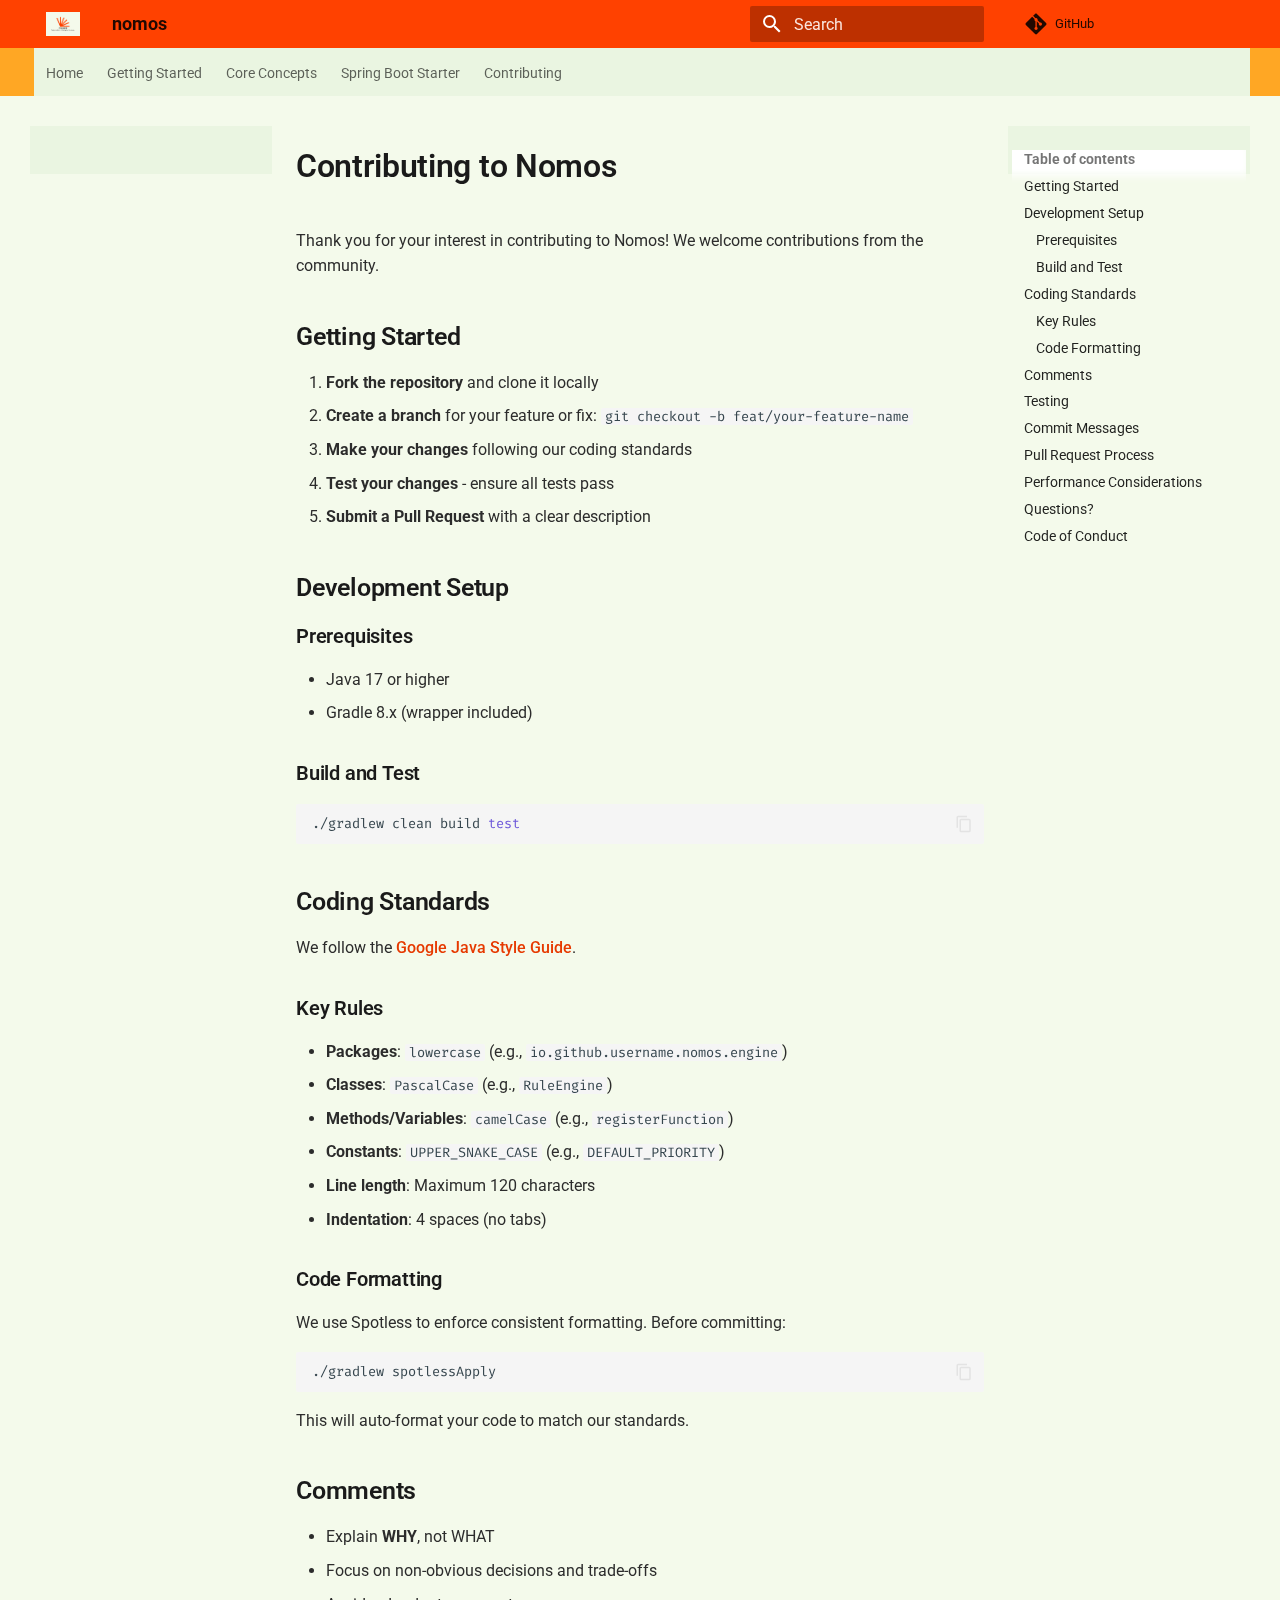
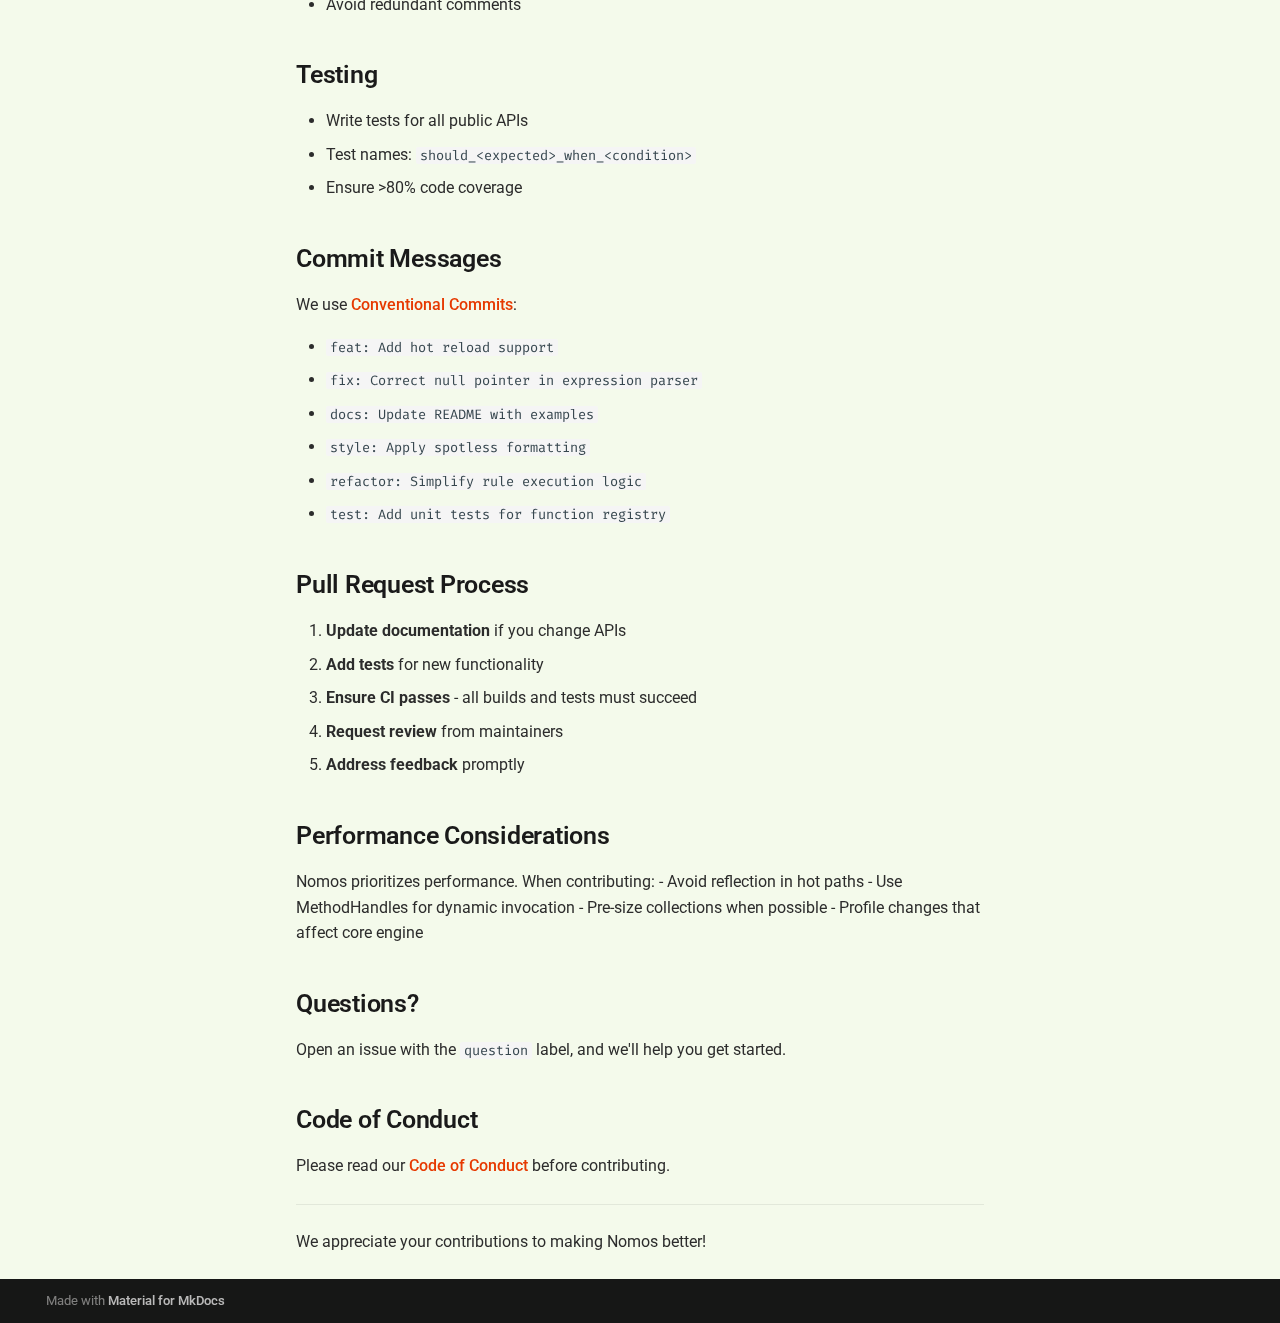
<file: core-concepts/contributing/index.html>
<!doctype html>
<html lang="en" class="no-js">
  <head>
    
      <meta charset="utf-8">
      <meta name="viewport" content="width=device-width,initial-scale=1">
      
        <meta name="description" content="A fast, modern rule engine for Java.">
      
      
        <meta name="author" content="shamsu07">
      
      
      
      
      
      <link rel="icon" href="../../assets/nomos.png">
      <meta name="generator" content="mkdocs-1.6.1, mkdocs-material-9.6.23">
    
    
      
        <title>Contributing to Nomos - nomos</title>
      
    
    
      <link rel="stylesheet" href="../../assets/stylesheets/main.84d31ad4.min.css">
      
        
        <link rel="stylesheet" href="../../assets/stylesheets/palette.06af60db.min.css">
      
      


    
    
      
    
    
      
        
        
        <link rel="preconnect" href="https://fonts.gstatic.com" crossorigin>
        <link rel="stylesheet" href="https://fonts.googleapis.com/css?family=Roboto:300,300i,400,400i,700,700i%7CFira+Code:400,400i,700,700i&display=fallback">
        <style>:root{--md-text-font:"Roboto";--md-code-font:"Fira Code"}</style>
      
    
    
      <link rel="stylesheet" href="../../stylesheets/extra.css">
    
    <script>__md_scope=new URL("../..",location),__md_hash=e=>[...e].reduce(((e,_)=>(e<<5)-e+_.charCodeAt(0)),0),__md_get=(e,_=localStorage,t=__md_scope)=>JSON.parse(_.getItem(t.pathname+"."+e)),__md_set=(e,_,t=localStorage,a=__md_scope)=>{try{t.setItem(a.pathname+"."+e,JSON.stringify(_))}catch(e){}}</script>
    
      

    
    
    
  </head>
  
  
    
    
    
    
    
    <body dir="ltr" data-md-color-scheme="default" data-md-color-primary="orange" data-md-color-accent="blue">
  
    
    <input class="md-toggle" data-md-toggle="drawer" type="checkbox" id="__drawer" autocomplete="off">
    <input class="md-toggle" data-md-toggle="search" type="checkbox" id="__search" autocomplete="off">
    <label class="md-overlay" for="__drawer"></label>
    <div data-md-component="skip">
      
        
        <a href="#contributing-to-nomos" class="md-skip">
          Skip to content
        </a>
      
    </div>
    <div data-md-component="announce">
      
    </div>
    
    
      

<header class="md-header" data-md-component="header">
  <nav class="md-header__inner md-grid" aria-label="Header">
    <a href="../.." title="nomos" class="md-header__button md-logo" aria-label="nomos" data-md-component="logo">
      
  <img src="../../assets/nomos.png" alt="logo">

    </a>
    <label class="md-header__button md-icon" for="__drawer">
      
      <svg xmlns="http://www.w3.org/2000/svg" viewBox="0 0 24 24"><path d="M3 6h18v2H3zm0 5h18v2H3zm0 5h18v2H3z"/></svg>
    </label>
    <div class="md-header__title" data-md-component="header-title">
      <div class="md-header__ellipsis">
        <div class="md-header__topic">
          <span class="md-ellipsis">
            nomos
          </span>
        </div>
        <div class="md-header__topic" data-md-component="header-topic">
          <span class="md-ellipsis">
            
              Contributing to Nomos
            
          </span>
        </div>
      </div>
    </div>
    
      
    
    
    
    
      
      
        <label class="md-header__button md-icon" for="__search">
          
          <svg xmlns="http://www.w3.org/2000/svg" viewBox="0 0 24 24"><path d="M9.5 3A6.5 6.5 0 0 1 16 9.5c0 1.61-.59 3.09-1.56 4.23l.27.27h.79l5 5-1.5 1.5-5-5v-.79l-.27-.27A6.52 6.52 0 0 1 9.5 16 6.5 6.5 0 0 1 3 9.5 6.5 6.5 0 0 1 9.5 3m0 2C7 5 5 7 5 9.5S7 14 9.5 14 14 12 14 9.5 12 5 9.5 5"/></svg>
        </label>
        <div class="md-search" data-md-component="search" role="dialog">
  <label class="md-search__overlay" for="__search"></label>
  <div class="md-search__inner" role="search">
    <form class="md-search__form" name="search">
      <input type="text" class="md-search__input" name="query" aria-label="Search" placeholder="Search" autocapitalize="off" autocorrect="off" autocomplete="off" spellcheck="false" data-md-component="search-query" required>
      <label class="md-search__icon md-icon" for="__search">
        
        <svg xmlns="http://www.w3.org/2000/svg" viewBox="0 0 24 24"><path d="M9.5 3A6.5 6.5 0 0 1 16 9.5c0 1.61-.59 3.09-1.56 4.23l.27.27h.79l5 5-1.5 1.5-5-5v-.79l-.27-.27A6.52 6.52 0 0 1 9.5 16 6.5 6.5 0 0 1 3 9.5 6.5 6.5 0 0 1 9.5 3m0 2C7 5 5 7 5 9.5S7 14 9.5 14 14 12 14 9.5 12 5 9.5 5"/></svg>
        
        <svg xmlns="http://www.w3.org/2000/svg" viewBox="0 0 24 24"><path d="M20 11v2H8l5.5 5.5-1.42 1.42L4.16 12l7.92-7.92L13.5 5.5 8 11z"/></svg>
      </label>
      <nav class="md-search__options" aria-label="Search">
        
        <button type="reset" class="md-search__icon md-icon" title="Clear" aria-label="Clear" tabindex="-1">
          
          <svg xmlns="http://www.w3.org/2000/svg" viewBox="0 0 24 24"><path d="M19 6.41 17.59 5 12 10.59 6.41 5 5 6.41 10.59 12 5 17.59 6.41 19 12 13.41 17.59 19 19 17.59 13.41 12z"/></svg>
        </button>
      </nav>
      
        <div class="md-search__suggest" data-md-component="search-suggest"></div>
      
    </form>
    <div class="md-search__output">
      <div class="md-search__scrollwrap" tabindex="0" data-md-scrollfix>
        <div class="md-search-result" data-md-component="search-result">
          <div class="md-search-result__meta">
            Initializing search
          </div>
          <ol class="md-search-result__list" role="presentation"></ol>
        </div>
      </div>
    </div>
  </div>
</div>
      
    
    
      <div class="md-header__source">
        <a href="https://github.com/shamsu07/nomos" title="Go to repository" class="md-source" data-md-component="source">
  <div class="md-source__icon md-icon">
    
    <svg xmlns="http://www.w3.org/2000/svg" viewBox="0 0 448 512"><!--! Font Awesome Free 7.1.0 by @fontawesome - https://fontawesome.com License - https://fontawesome.com/license/free (Icons: CC BY 4.0, Fonts: SIL OFL 1.1, Code: MIT License) Copyright 2025 Fonticons, Inc.--><path d="M439.6 236.1 244 40.5c-5.4-5.5-12.8-8.5-20.4-8.5s-15 3-20.4 8.4L162.5 81l51.5 51.5c27.1-9.1 52.7 16.8 43.4 43.7l49.7 49.7c34.2-11.8 61.2 31 35.5 56.7-26.5 26.5-70.2-2.9-56-37.3L240.3 199v121.9c25.3 12.5 22.3 41.8 9.1 55-6.4 6.4-15.2 10.1-24.3 10.1s-17.8-3.6-24.3-10.1c-17.6-17.6-11.1-46.9 11.2-56v-123c-20.8-8.5-24.6-30.7-18.6-45L142.6 101 8.5 235.1C3 240.6 0 247.9 0 255.5s3 15 8.5 20.4l195.6 195.7c5.4 5.4 12.7 8.4 20.4 8.4s15-3 20.4-8.4l194.7-194.7c5.4-5.4 8.4-12.8 8.4-20.4s-3-15-8.4-20.4"/></svg>
  </div>
  <div class="md-source__repository">
    GitHub
  </div>
</a>
      </div>
    
  </nav>
  
</header>
    
    <div class="md-container" data-md-component="container">
      
      
        
          
            
<nav class="md-tabs" aria-label="Tabs" data-md-component="tabs">
  <div class="md-grid">
    <ul class="md-tabs__list">
      
        
  
  
  
  
    <li class="md-tabs__item">
      <a href="../.." class="md-tabs__link">
        
  
  
    
  
  Home

      </a>
    </li>
  

      
        
  
  
  
  
    <li class="md-tabs__item">
      <a href="../../getting-started/" class="md-tabs__link">
        
  
  
    
  
  Getting Started

      </a>
    </li>
  

      
        
  
  
  
  
    
    
      <li class="md-tabs__item">
        <a href="../facts/" class="md-tabs__link">
          
  
  
  Core Concepts

        </a>
      </li>
    
  

      
        
  
  
  
  
    <li class="md-tabs__item">
      <a href="../../spring-boot.md" class="md-tabs__link">
        
  
  
    
  
  Spring Boot Starter

      </a>
    </li>
  

      
        
  
  
  
  
    <li class="md-tabs__item">
      <a href="../../contributing.md" class="md-tabs__link">
        
  
  
    
  
  Contributing

      </a>
    </li>
  

      
    </ul>
  </div>
</nav>
          
        
      
      <main class="md-main" data-md-component="main">
        <div class="md-main__inner md-grid">
          
            
              
              <div class="md-sidebar md-sidebar--primary" data-md-component="sidebar" data-md-type="navigation" >
                <div class="md-sidebar__scrollwrap">
                  <div class="md-sidebar__inner">
                    


  


<nav class="md-nav md-nav--primary md-nav--lifted" aria-label="Navigation" data-md-level="0">
  <label class="md-nav__title" for="__drawer">
    <a href="../.." title="nomos" class="md-nav__button md-logo" aria-label="nomos" data-md-component="logo">
      
  <img src="../../assets/nomos.png" alt="logo">

    </a>
    nomos
  </label>
  
    <div class="md-nav__source">
      <a href="https://github.com/shamsu07/nomos" title="Go to repository" class="md-source" data-md-component="source">
  <div class="md-source__icon md-icon">
    
    <svg xmlns="http://www.w3.org/2000/svg" viewBox="0 0 448 512"><!--! Font Awesome Free 7.1.0 by @fontawesome - https://fontawesome.com License - https://fontawesome.com/license/free (Icons: CC BY 4.0, Fonts: SIL OFL 1.1, Code: MIT License) Copyright 2025 Fonticons, Inc.--><path d="M439.6 236.1 244 40.5c-5.4-5.5-12.8-8.5-20.4-8.5s-15 3-20.4 8.4L162.5 81l51.5 51.5c27.1-9.1 52.7 16.8 43.4 43.7l49.7 49.7c34.2-11.8 61.2 31 35.5 56.7-26.5 26.5-70.2-2.9-56-37.3L240.3 199v121.9c25.3 12.5 22.3 41.8 9.1 55-6.4 6.4-15.2 10.1-24.3 10.1s-17.8-3.6-24.3-10.1c-17.6-17.6-11.1-46.9 11.2-56v-123c-20.8-8.5-24.6-30.7-18.6-45L142.6 101 8.5 235.1C3 240.6 0 247.9 0 255.5s3 15 8.5 20.4l195.6 195.7c5.4 5.4 12.7 8.4 20.4 8.4s15-3 20.4-8.4l194.7-194.7c5.4-5.4 8.4-12.8 8.4-20.4s-3-15-8.4-20.4"/></svg>
  </div>
  <div class="md-source__repository">
    GitHub
  </div>
</a>
    </div>
  
  <ul class="md-nav__list" data-md-scrollfix>
    
      
      
  
  
  
  
    <li class="md-nav__item">
      <a href="../.." class="md-nav__link">
        
  
  
  <span class="md-ellipsis">
    Home
    
  </span>
  

      </a>
    </li>
  

    
      
      
  
  
  
  
    <li class="md-nav__item">
      <a href="../../getting-started/" class="md-nav__link">
        
  
  
  <span class="md-ellipsis">
    Getting Started
    
  </span>
  

      </a>
    </li>
  

    
      
      
  
  
  
  
    
    
    
    
      
      
    
    
    <li class="md-nav__item md-nav__item--nested">
      
        
        
        <input class="md-nav__toggle md-toggle " type="checkbox" id="__nav_3" >
        
          
          <label class="md-nav__link" for="__nav_3" id="__nav_3_label" tabindex="0">
            
  
  
  <span class="md-ellipsis">
    Core Concepts
    
  </span>
  

            <span class="md-nav__icon md-icon"></span>
          </label>
        
        <nav class="md-nav" data-md-level="1" aria-labelledby="__nav_3_label" aria-expanded="false">
          <label class="md-nav__title" for="__nav_3">
            <span class="md-nav__icon md-icon"></span>
            Core Concepts
          </label>
          <ul class="md-nav__list" data-md-scrollfix>
            
              
                
  
  
  
  
    <li class="md-nav__item">
      <a href="../facts/" class="md-nav__link">
        
  
  
  <span class="md-ellipsis">
    The Facts Object
    
  </span>
  

      </a>
    </li>
  

              
            
              
                
  
  
  
  
    <li class="md-nav__item">
      <a href="../expressions/" class="md-nav__link">
        
  
  
  <span class="md-ellipsis">
    Expression Engine
    
  </span>
  

      </a>
    </li>
  

              
            
              
                
  
  
  
  
    <li class="md-nav__item">
      <a href="../functions-actions/" class="md-nav__link">
        
  
  
  <span class="md-ellipsis">
    Functions vs. Actions
    
  </span>
  

      </a>
    </li>
  

              
            
              
                
  
  
  
  
    <li class="md-nav__item">
      <a href="../yaml-rules/" class="md-nav__link">
        
  
  
  <span class="md-ellipsis">
    Rule Definition (YAML)
    
  </span>
  

      </a>
    </li>
  

              
            
              
                
  
  
  
  
    <li class="md-nav__item">
      <a href="../java-rules/" class="md-nav__link">
        
  
  
  <span class="md-ellipsis">
    Rule Definition (Java)
    
  </span>
  

      </a>
    </li>
  

              
            
          </ul>
        </nav>
      
    </li>
  

    
      
      
  
  
  
  
    <li class="md-nav__item">
      <a href="../../spring-boot.md" class="md-nav__link">
        
  
  
  <span class="md-ellipsis">
    Spring Boot Starter
    
  </span>
  

      </a>
    </li>
  

    
      
      
  
  
  
  
    <li class="md-nav__item">
      <a href="../../contributing.md" class="md-nav__link">
        
  
  
  <span class="md-ellipsis">
    Contributing
    
  </span>
  

      </a>
    </li>
  

    
  </ul>
</nav>
                  </div>
                </div>
              </div>
            
            
              
              <div class="md-sidebar md-sidebar--secondary" data-md-component="sidebar" data-md-type="toc" >
                <div class="md-sidebar__scrollwrap">
                  <div class="md-sidebar__inner">
                    

<nav class="md-nav md-nav--secondary" aria-label="Table of contents">
  
  
  
    
  
  
    <label class="md-nav__title" for="__toc">
      <span class="md-nav__icon md-icon"></span>
      Table of contents
    </label>
    <ul class="md-nav__list" data-md-component="toc" data-md-scrollfix>
      
        <li class="md-nav__item">
  <a href="#getting-started" class="md-nav__link">
    <span class="md-ellipsis">
      Getting Started
    </span>
  </a>
  
</li>
      
        <li class="md-nav__item">
  <a href="#development-setup" class="md-nav__link">
    <span class="md-ellipsis">
      Development Setup
    </span>
  </a>
  
    <nav class="md-nav" aria-label="Development Setup">
      <ul class="md-nav__list">
        
          <li class="md-nav__item">
  <a href="#prerequisites" class="md-nav__link">
    <span class="md-ellipsis">
      Prerequisites
    </span>
  </a>
  
</li>
        
          <li class="md-nav__item">
  <a href="#build-and-test" class="md-nav__link">
    <span class="md-ellipsis">
      Build and Test
    </span>
  </a>
  
</li>
        
      </ul>
    </nav>
  
</li>
      
        <li class="md-nav__item">
  <a href="#coding-standards" class="md-nav__link">
    <span class="md-ellipsis">
      Coding Standards
    </span>
  </a>
  
    <nav class="md-nav" aria-label="Coding Standards">
      <ul class="md-nav__list">
        
          <li class="md-nav__item">
  <a href="#key-rules" class="md-nav__link">
    <span class="md-ellipsis">
      Key Rules
    </span>
  </a>
  
</li>
        
          <li class="md-nav__item">
  <a href="#code-formatting" class="md-nav__link">
    <span class="md-ellipsis">
      Code Formatting
    </span>
  </a>
  
</li>
        
      </ul>
    </nav>
  
</li>
      
        <li class="md-nav__item">
  <a href="#comments" class="md-nav__link">
    <span class="md-ellipsis">
      Comments
    </span>
  </a>
  
</li>
      
        <li class="md-nav__item">
  <a href="#testing" class="md-nav__link">
    <span class="md-ellipsis">
      Testing
    </span>
  </a>
  
</li>
      
        <li class="md-nav__item">
  <a href="#commit-messages" class="md-nav__link">
    <span class="md-ellipsis">
      Commit Messages
    </span>
  </a>
  
</li>
      
        <li class="md-nav__item">
  <a href="#pull-request-process" class="md-nav__link">
    <span class="md-ellipsis">
      Pull Request Process
    </span>
  </a>
  
</li>
      
        <li class="md-nav__item">
  <a href="#performance-considerations" class="md-nav__link">
    <span class="md-ellipsis">
      Performance Considerations
    </span>
  </a>
  
</li>
      
        <li class="md-nav__item">
  <a href="#questions" class="md-nav__link">
    <span class="md-ellipsis">
      Questions?
    </span>
  </a>
  
</li>
      
        <li class="md-nav__item">
  <a href="#code-of-conduct" class="md-nav__link">
    <span class="md-ellipsis">
      Code of Conduct
    </span>
  </a>
  
</li>
      
    </ul>
  
</nav>
                  </div>
                </div>
              </div>
            
          
          
            <div class="md-content" data-md-component="content">
              <article class="md-content__inner md-typeset">
                
                  



<h1 id="contributing-to-nomos">Contributing to Nomos<a class="headerlink" href="#contributing-to-nomos" title="Permanent link">&para;</a></h1>
<p>Thank you for your interest in contributing to Nomos! We welcome contributions from the community.</p>
<h2 id="getting-started">Getting Started<a class="headerlink" href="#getting-started" title="Permanent link">&para;</a></h2>
<ol>
<li><strong>Fork the repository</strong> and clone it locally</li>
<li><strong>Create a branch</strong> for your feature or fix: <code>git checkout -b feat/your-feature-name</code></li>
<li><strong>Make your changes</strong> following our coding standards</li>
<li><strong>Test your changes</strong> - ensure all tests pass</li>
<li><strong>Submit a Pull Request</strong> with a clear description</li>
</ol>
<h2 id="development-setup">Development Setup<a class="headerlink" href="#development-setup" title="Permanent link">&para;</a></h2>
<h3 id="prerequisites">Prerequisites<a class="headerlink" href="#prerequisites" title="Permanent link">&para;</a></h3>
<ul>
<li>Java 17 or higher</li>
<li>Gradle 8.x (wrapper included)</li>
</ul>
<h3 id="build-and-test">Build and Test<a class="headerlink" href="#build-and-test" title="Permanent link">&para;</a></h3>
<div class="highlight"><pre><span></span><code><a id="__codelineno-0-1" name="__codelineno-0-1" href="#__codelineno-0-1"></a>./gradlew<span class="w"> </span>clean<span class="w"> </span>build<span class="w"> </span><span class="nb">test</span>
</code></pre></div>
<h2 id="coding-standards">Coding Standards<a class="headerlink" href="#coding-standards" title="Permanent link">&para;</a></h2>
<p>We follow the <a href="https://google.github.io/styleguide/javaguide.html">Google Java Style Guide</a>.</p>
<h3 id="key-rules">Key Rules<a class="headerlink" href="#key-rules" title="Permanent link">&para;</a></h3>
<ul>
<li><strong>Packages</strong>: <code>lowercase</code> (e.g., <code>io.github.username.nomos.engine</code>)</li>
<li><strong>Classes</strong>: <code>PascalCase</code> (e.g., <code>RuleEngine</code>)</li>
<li><strong>Methods/Variables</strong>: <code>camelCase</code> (e.g., <code>registerFunction</code>)</li>
<li><strong>Constants</strong>: <code>UPPER_SNAKE_CASE</code> (e.g., <code>DEFAULT_PRIORITY</code>)</li>
<li><strong>Line length</strong>: Maximum 120 characters</li>
<li><strong>Indentation</strong>: 4 spaces (no tabs)</li>
</ul>
<h3 id="code-formatting">Code Formatting<a class="headerlink" href="#code-formatting" title="Permanent link">&para;</a></h3>
<p>We use Spotless to enforce consistent formatting. Before committing:
<div class="highlight"><pre><span></span><code><a id="__codelineno-1-1" name="__codelineno-1-1" href="#__codelineno-1-1"></a>./gradlew<span class="w"> </span>spotlessApply
</code></pre></div></p>
<p>This will auto-format your code to match our standards.</p>
<h2 id="comments">Comments<a class="headerlink" href="#comments" title="Permanent link">&para;</a></h2>
<ul>
<li>Explain <strong>WHY</strong>, not WHAT</li>
<li>Focus on non-obvious decisions and trade-offs</li>
<li>Avoid redundant comments</li>
</ul>
<h2 id="testing">Testing<a class="headerlink" href="#testing" title="Permanent link">&para;</a></h2>
<ul>
<li>Write tests for all public APIs</li>
<li>Test names: <code>should_&lt;expected&gt;_when_&lt;condition&gt;</code></li>
<li>Ensure &gt;80% code coverage</li>
</ul>
<h2 id="commit-messages">Commit Messages<a class="headerlink" href="#commit-messages" title="Permanent link">&para;</a></h2>
<p>We use <a href="https://www.conventionalcommits.org/">Conventional Commits</a>:</p>
<ul>
<li><code>feat: Add hot reload support</code></li>
<li><code>fix: Correct null pointer in expression parser</code></li>
<li><code>docs: Update README with examples</code></li>
<li><code>style: Apply spotless formatting</code></li>
<li><code>refactor: Simplify rule execution logic</code></li>
<li><code>test: Add unit tests for function registry</code></li>
</ul>
<h2 id="pull-request-process">Pull Request Process<a class="headerlink" href="#pull-request-process" title="Permanent link">&para;</a></h2>
<ol>
<li><strong>Update documentation</strong> if you change APIs</li>
<li><strong>Add tests</strong> for new functionality</li>
<li><strong>Ensure CI passes</strong> - all builds and tests must succeed</li>
<li><strong>Request review</strong> from maintainers</li>
<li><strong>Address feedback</strong> promptly</li>
</ol>
<h2 id="performance-considerations">Performance Considerations<a class="headerlink" href="#performance-considerations" title="Permanent link">&para;</a></h2>
<p>Nomos prioritizes performance. When contributing:
- Avoid reflection in hot paths
- Use MethodHandles for dynamic invocation
- Pre-size collections when possible
- Profile changes that affect core engine</p>
<h2 id="questions">Questions?<a class="headerlink" href="#questions" title="Permanent link">&para;</a></h2>
<p>Open an issue with the <code>question</code> label, and we'll help you get started.</p>
<h2 id="code-of-conduct">Code of Conduct<a class="headerlink" href="#code-of-conduct" title="Permanent link">&para;</a></h2>
<p>Please read our <a href="CODE_OF_CONDUCT.md">Code of Conduct</a> before contributing.</p>
<hr />
<p>We appreciate your contributions to making Nomos better!</p>












                
              </article>
            </div>
          
          
<script>var target=document.getElementById(location.hash.slice(1));target&&target.name&&(target.checked=target.name.startsWith("__tabbed_"))</script>
        </div>
        
          <button type="button" class="md-top md-icon" data-md-component="top" hidden>
  
  <svg xmlns="http://www.w3.org/2000/svg" viewBox="0 0 24 24"><path d="M13 20h-2V8l-5.5 5.5-1.42-1.42L12 4.16l7.92 7.92-1.42 1.42L13 8z"/></svg>
  Back to top
</button>
        
      </main>
      
        <footer class="md-footer">
  
  <div class="md-footer-meta md-typeset">
    <div class="md-footer-meta__inner md-grid">
      <div class="md-copyright">
  
  
    Made with
    <a href="https://squidfunk.github.io/mkdocs-material/" target="_blank" rel="noopener">
      Material for MkDocs
    </a>
  
</div>
      
    </div>
  </div>
</footer>
      
    </div>
    <div class="md-dialog" data-md-component="dialog">
      <div class="md-dialog__inner md-typeset"></div>
    </div>
    
    
    
      
      <script id="__config" type="application/json">{"base": "../..", "features": ["navigation.tabs", "navigation.top", "search.suggest", "search.highlight", "content.code.annotate", "content.code.copy"], "search": "../../assets/javascripts/workers/search.973d3a69.min.js", "tags": null, "translations": {"clipboard.copied": "Copied to clipboard", "clipboard.copy": "Copy to clipboard", "search.result.more.one": "1 more on this page", "search.result.more.other": "# more on this page", "search.result.none": "No matching documents", "search.result.one": "1 matching document", "search.result.other": "# matching documents", "search.result.placeholder": "Type to start searching", "search.result.term.missing": "Missing", "select.version": "Select version"}, "version": null}</script>
    
    
      <script src="../../assets/javascripts/bundle.f55a23d4.min.js"></script>
      
    
  </body>
</html>
</file>
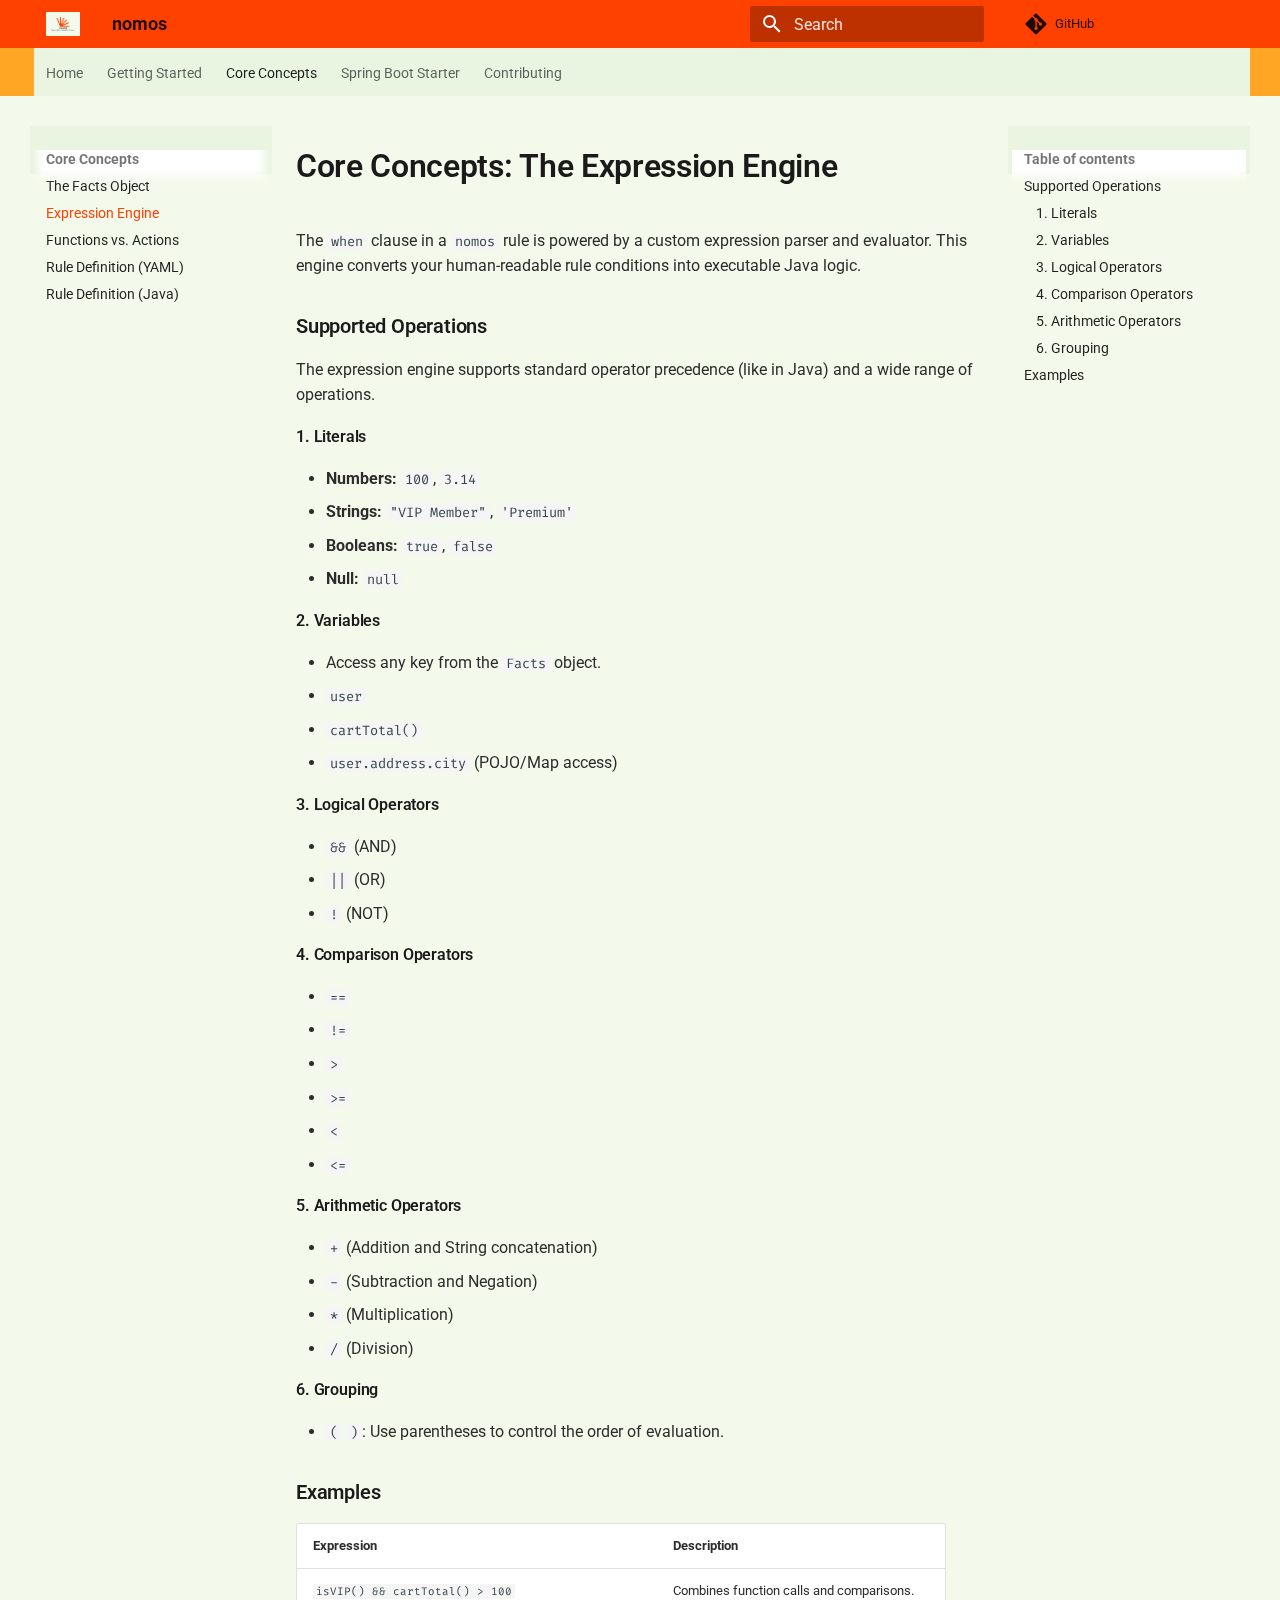
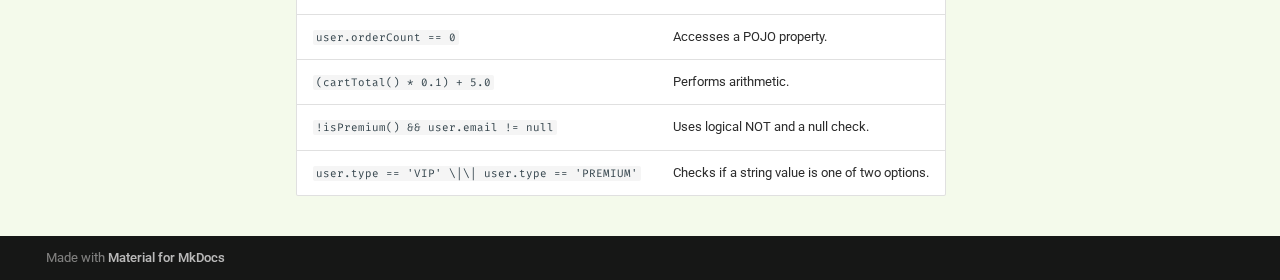
<file: core-concepts/expressions/index.html>
<!doctype html>
<html lang="en" class="no-js">
  <head>
    
      <meta charset="utf-8">
      <meta name="viewport" content="width=device-width,initial-scale=1">
      
        <meta name="description" content="A fast, modern rule engine for Java.">
      
      
        <meta name="author" content="shamsu07">
      
      
      
        <link rel="prev" href="../facts/">
      
      
        <link rel="next" href="../functions-actions/">
      
      
      <link rel="icon" href="../../assets/nomos.png">
      <meta name="generator" content="mkdocs-1.6.1, mkdocs-material-9.6.23">
    
    
      
        <title>Expression Engine - nomos</title>
      
    
    
      <link rel="stylesheet" href="../../assets/stylesheets/main.84d31ad4.min.css">
      
        
        <link rel="stylesheet" href="../../assets/stylesheets/palette.06af60db.min.css">
      
      


    
    
      
    
    
      
        
        
        <link rel="preconnect" href="https://fonts.gstatic.com" crossorigin>
        <link rel="stylesheet" href="https://fonts.googleapis.com/css?family=Roboto:300,300i,400,400i,700,700i%7CFira+Code:400,400i,700,700i&display=fallback">
        <style>:root{--md-text-font:"Roboto";--md-code-font:"Fira Code"}</style>
      
    
    
      <link rel="stylesheet" href="../../stylesheets/extra.css">
    
    <script>__md_scope=new URL("../..",location),__md_hash=e=>[...e].reduce(((e,_)=>(e<<5)-e+_.charCodeAt(0)),0),__md_get=(e,_=localStorage,t=__md_scope)=>JSON.parse(_.getItem(t.pathname+"."+e)),__md_set=(e,_,t=localStorage,a=__md_scope)=>{try{t.setItem(a.pathname+"."+e,JSON.stringify(_))}catch(e){}}</script>
    
      

    
    
    
  </head>
  
  
    
    
    
    
    
    <body dir="ltr" data-md-color-scheme="default" data-md-color-primary="orange" data-md-color-accent="blue">
  
    
    <input class="md-toggle" data-md-toggle="drawer" type="checkbox" id="__drawer" autocomplete="off">
    <input class="md-toggle" data-md-toggle="search" type="checkbox" id="__search" autocomplete="off">
    <label class="md-overlay" for="__drawer"></label>
    <div data-md-component="skip">
      
        
        <a href="#core-concepts-the-expression-engine" class="md-skip">
          Skip to content
        </a>
      
    </div>
    <div data-md-component="announce">
      
    </div>
    
    
      

<header class="md-header" data-md-component="header">
  <nav class="md-header__inner md-grid" aria-label="Header">
    <a href="../.." title="nomos" class="md-header__button md-logo" aria-label="nomos" data-md-component="logo">
      
  <img src="../../assets/nomos.png" alt="logo">

    </a>
    <label class="md-header__button md-icon" for="__drawer">
      
      <svg xmlns="http://www.w3.org/2000/svg" viewBox="0 0 24 24"><path d="M3 6h18v2H3zm0 5h18v2H3zm0 5h18v2H3z"/></svg>
    </label>
    <div class="md-header__title" data-md-component="header-title">
      <div class="md-header__ellipsis">
        <div class="md-header__topic">
          <span class="md-ellipsis">
            nomos
          </span>
        </div>
        <div class="md-header__topic" data-md-component="header-topic">
          <span class="md-ellipsis">
            
              Expression Engine
            
          </span>
        </div>
      </div>
    </div>
    
      
    
    
    
    
      
      
        <label class="md-header__button md-icon" for="__search">
          
          <svg xmlns="http://www.w3.org/2000/svg" viewBox="0 0 24 24"><path d="M9.5 3A6.5 6.5 0 0 1 16 9.5c0 1.61-.59 3.09-1.56 4.23l.27.27h.79l5 5-1.5 1.5-5-5v-.79l-.27-.27A6.52 6.52 0 0 1 9.5 16 6.5 6.5 0 0 1 3 9.5 6.5 6.5 0 0 1 9.5 3m0 2C7 5 5 7 5 9.5S7 14 9.5 14 14 12 14 9.5 12 5 9.5 5"/></svg>
        </label>
        <div class="md-search" data-md-component="search" role="dialog">
  <label class="md-search__overlay" for="__search"></label>
  <div class="md-search__inner" role="search">
    <form class="md-search__form" name="search">
      <input type="text" class="md-search__input" name="query" aria-label="Search" placeholder="Search" autocapitalize="off" autocorrect="off" autocomplete="off" spellcheck="false" data-md-component="search-query" required>
      <label class="md-search__icon md-icon" for="__search">
        
        <svg xmlns="http://www.w3.org/2000/svg" viewBox="0 0 24 24"><path d="M9.5 3A6.5 6.5 0 0 1 16 9.5c0 1.61-.59 3.09-1.56 4.23l.27.27h.79l5 5-1.5 1.5-5-5v-.79l-.27-.27A6.52 6.52 0 0 1 9.5 16 6.5 6.5 0 0 1 3 9.5 6.5 6.5 0 0 1 9.5 3m0 2C7 5 5 7 5 9.5S7 14 9.5 14 14 12 14 9.5 12 5 9.5 5"/></svg>
        
        <svg xmlns="http://www.w3.org/2000/svg" viewBox="0 0 24 24"><path d="M20 11v2H8l5.5 5.5-1.42 1.42L4.16 12l7.92-7.92L13.5 5.5 8 11z"/></svg>
      </label>
      <nav class="md-search__options" aria-label="Search">
        
        <button type="reset" class="md-search__icon md-icon" title="Clear" aria-label="Clear" tabindex="-1">
          
          <svg xmlns="http://www.w3.org/2000/svg" viewBox="0 0 24 24"><path d="M19 6.41 17.59 5 12 10.59 6.41 5 5 6.41 10.59 12 5 17.59 6.41 19 12 13.41 17.59 19 19 17.59 13.41 12z"/></svg>
        </button>
      </nav>
      
        <div class="md-search__suggest" data-md-component="search-suggest"></div>
      
    </form>
    <div class="md-search__output">
      <div class="md-search__scrollwrap" tabindex="0" data-md-scrollfix>
        <div class="md-search-result" data-md-component="search-result">
          <div class="md-search-result__meta">
            Initializing search
          </div>
          <ol class="md-search-result__list" role="presentation"></ol>
        </div>
      </div>
    </div>
  </div>
</div>
      
    
    
      <div class="md-header__source">
        <a href="https://github.com/shamsu07/nomos" title="Go to repository" class="md-source" data-md-component="source">
  <div class="md-source__icon md-icon">
    
    <svg xmlns="http://www.w3.org/2000/svg" viewBox="0 0 448 512"><!--! Font Awesome Free 7.1.0 by @fontawesome - https://fontawesome.com License - https://fontawesome.com/license/free (Icons: CC BY 4.0, Fonts: SIL OFL 1.1, Code: MIT License) Copyright 2025 Fonticons, Inc.--><path d="M439.6 236.1 244 40.5c-5.4-5.5-12.8-8.5-20.4-8.5s-15 3-20.4 8.4L162.5 81l51.5 51.5c27.1-9.1 52.7 16.8 43.4 43.7l49.7 49.7c34.2-11.8 61.2 31 35.5 56.7-26.5 26.5-70.2-2.9-56-37.3L240.3 199v121.9c25.3 12.5 22.3 41.8 9.1 55-6.4 6.4-15.2 10.1-24.3 10.1s-17.8-3.6-24.3-10.1c-17.6-17.6-11.1-46.9 11.2-56v-123c-20.8-8.5-24.6-30.7-18.6-45L142.6 101 8.5 235.1C3 240.6 0 247.9 0 255.5s3 15 8.5 20.4l195.6 195.7c5.4 5.4 12.7 8.4 20.4 8.4s15-3 20.4-8.4l194.7-194.7c5.4-5.4 8.4-12.8 8.4-20.4s-3-15-8.4-20.4"/></svg>
  </div>
  <div class="md-source__repository">
    GitHub
  </div>
</a>
      </div>
    
  </nav>
  
</header>
    
    <div class="md-container" data-md-component="container">
      
      
        
          
            
<nav class="md-tabs" aria-label="Tabs" data-md-component="tabs">
  <div class="md-grid">
    <ul class="md-tabs__list">
      
        
  
  
  
  
    <li class="md-tabs__item">
      <a href="../.." class="md-tabs__link">
        
  
  
    
  
  Home

      </a>
    </li>
  

      
        
  
  
  
  
    <li class="md-tabs__item">
      <a href="../../getting-started/" class="md-tabs__link">
        
  
  
    
  
  Getting Started

      </a>
    </li>
  

      
        
  
  
  
    
  
  
    
    
      <li class="md-tabs__item md-tabs__item--active">
        <a href="../facts/" class="md-tabs__link">
          
  
  
  Core Concepts

        </a>
      </li>
    
  

      
        
  
  
  
  
    <li class="md-tabs__item">
      <a href="../../spring-boot.md" class="md-tabs__link">
        
  
  
    
  
  Spring Boot Starter

      </a>
    </li>
  

      
        
  
  
  
  
    <li class="md-tabs__item">
      <a href="../../contributing.md" class="md-tabs__link">
        
  
  
    
  
  Contributing

      </a>
    </li>
  

      
    </ul>
  </div>
</nav>
          
        
      
      <main class="md-main" data-md-component="main">
        <div class="md-main__inner md-grid">
          
            
              
              <div class="md-sidebar md-sidebar--primary" data-md-component="sidebar" data-md-type="navigation" >
                <div class="md-sidebar__scrollwrap">
                  <div class="md-sidebar__inner">
                    


  


<nav class="md-nav md-nav--primary md-nav--lifted" aria-label="Navigation" data-md-level="0">
  <label class="md-nav__title" for="__drawer">
    <a href="../.." title="nomos" class="md-nav__button md-logo" aria-label="nomos" data-md-component="logo">
      
  <img src="../../assets/nomos.png" alt="logo">

    </a>
    nomos
  </label>
  
    <div class="md-nav__source">
      <a href="https://github.com/shamsu07/nomos" title="Go to repository" class="md-source" data-md-component="source">
  <div class="md-source__icon md-icon">
    
    <svg xmlns="http://www.w3.org/2000/svg" viewBox="0 0 448 512"><!--! Font Awesome Free 7.1.0 by @fontawesome - https://fontawesome.com License - https://fontawesome.com/license/free (Icons: CC BY 4.0, Fonts: SIL OFL 1.1, Code: MIT License) Copyright 2025 Fonticons, Inc.--><path d="M439.6 236.1 244 40.5c-5.4-5.5-12.8-8.5-20.4-8.5s-15 3-20.4 8.4L162.5 81l51.5 51.5c27.1-9.1 52.7 16.8 43.4 43.7l49.7 49.7c34.2-11.8 61.2 31 35.5 56.7-26.5 26.5-70.2-2.9-56-37.3L240.3 199v121.9c25.3 12.5 22.3 41.8 9.1 55-6.4 6.4-15.2 10.1-24.3 10.1s-17.8-3.6-24.3-10.1c-17.6-17.6-11.1-46.9 11.2-56v-123c-20.8-8.5-24.6-30.7-18.6-45L142.6 101 8.5 235.1C3 240.6 0 247.9 0 255.5s3 15 8.5 20.4l195.6 195.7c5.4 5.4 12.7 8.4 20.4 8.4s15-3 20.4-8.4l194.7-194.7c5.4-5.4 8.4-12.8 8.4-20.4s-3-15-8.4-20.4"/></svg>
  </div>
  <div class="md-source__repository">
    GitHub
  </div>
</a>
    </div>
  
  <ul class="md-nav__list" data-md-scrollfix>
    
      
      
  
  
  
  
    <li class="md-nav__item">
      <a href="../.." class="md-nav__link">
        
  
  
  <span class="md-ellipsis">
    Home
    
  </span>
  

      </a>
    </li>
  

    
      
      
  
  
  
  
    <li class="md-nav__item">
      <a href="../../getting-started/" class="md-nav__link">
        
  
  
  <span class="md-ellipsis">
    Getting Started
    
  </span>
  

      </a>
    </li>
  

    
      
      
  
  
    
  
  
  
    
    
    
    
      
        
        
      
      
    
    
    <li class="md-nav__item md-nav__item--active md-nav__item--section md-nav__item--nested">
      
        
        
        <input class="md-nav__toggle md-toggle " type="checkbox" id="__nav_3" checked>
        
          
          <label class="md-nav__link" for="__nav_3" id="__nav_3_label" tabindex="">
            
  
  
  <span class="md-ellipsis">
    Core Concepts
    
  </span>
  

            <span class="md-nav__icon md-icon"></span>
          </label>
        
        <nav class="md-nav" data-md-level="1" aria-labelledby="__nav_3_label" aria-expanded="true">
          <label class="md-nav__title" for="__nav_3">
            <span class="md-nav__icon md-icon"></span>
            Core Concepts
          </label>
          <ul class="md-nav__list" data-md-scrollfix>
            
              
                
  
  
  
  
    <li class="md-nav__item">
      <a href="../facts/" class="md-nav__link">
        
  
  
  <span class="md-ellipsis">
    The Facts Object
    
  </span>
  

      </a>
    </li>
  

              
            
              
                
  
  
    
  
  
  
    <li class="md-nav__item md-nav__item--active">
      
      <input class="md-nav__toggle md-toggle" type="checkbox" id="__toc">
      
      
        
      
      
        <label class="md-nav__link md-nav__link--active" for="__toc">
          
  
  
  <span class="md-ellipsis">
    Expression Engine
    
  </span>
  

          <span class="md-nav__icon md-icon"></span>
        </label>
      
      <a href="./" class="md-nav__link md-nav__link--active">
        
  
  
  <span class="md-ellipsis">
    Expression Engine
    
  </span>
  

      </a>
      
        

<nav class="md-nav md-nav--secondary" aria-label="Table of contents">
  
  
  
    
  
  
    <label class="md-nav__title" for="__toc">
      <span class="md-nav__icon md-icon"></span>
      Table of contents
    </label>
    <ul class="md-nav__list" data-md-component="toc" data-md-scrollfix>
      
        <li class="md-nav__item">
  <a href="#supported-operations" class="md-nav__link">
    <span class="md-ellipsis">
      Supported Operations
    </span>
  </a>
  
    <nav class="md-nav" aria-label="Supported Operations">
      <ul class="md-nav__list">
        
          <li class="md-nav__item">
  <a href="#1-literals" class="md-nav__link">
    <span class="md-ellipsis">
      1. Literals
    </span>
  </a>
  
</li>
        
          <li class="md-nav__item">
  <a href="#2-variables" class="md-nav__link">
    <span class="md-ellipsis">
      2. Variables
    </span>
  </a>
  
</li>
        
          <li class="md-nav__item">
  <a href="#3-logical-operators" class="md-nav__link">
    <span class="md-ellipsis">
      3. Logical Operators
    </span>
  </a>
  
</li>
        
          <li class="md-nav__item">
  <a href="#4-comparison-operators" class="md-nav__link">
    <span class="md-ellipsis">
      4. Comparison Operators
    </span>
  </a>
  
</li>
        
          <li class="md-nav__item">
  <a href="#5-arithmetic-operators" class="md-nav__link">
    <span class="md-ellipsis">
      5. Arithmetic Operators
    </span>
  </a>
  
</li>
        
          <li class="md-nav__item">
  <a href="#6-grouping" class="md-nav__link">
    <span class="md-ellipsis">
      6. Grouping
    </span>
  </a>
  
</li>
        
      </ul>
    </nav>
  
</li>
      
        <li class="md-nav__item">
  <a href="#examples" class="md-nav__link">
    <span class="md-ellipsis">
      Examples
    </span>
  </a>
  
</li>
      
    </ul>
  
</nav>
      
    </li>
  

              
            
              
                
  
  
  
  
    <li class="md-nav__item">
      <a href="../functions-actions/" class="md-nav__link">
        
  
  
  <span class="md-ellipsis">
    Functions vs. Actions
    
  </span>
  

      </a>
    </li>
  

              
            
              
                
  
  
  
  
    <li class="md-nav__item">
      <a href="../yaml-rules/" class="md-nav__link">
        
  
  
  <span class="md-ellipsis">
    Rule Definition (YAML)
    
  </span>
  

      </a>
    </li>
  

              
            
              
                
  
  
  
  
    <li class="md-nav__item">
      <a href="../java-rules/" class="md-nav__link">
        
  
  
  <span class="md-ellipsis">
    Rule Definition (Java)
    
  </span>
  

      </a>
    </li>
  

              
            
          </ul>
        </nav>
      
    </li>
  

    
      
      
  
  
  
  
    <li class="md-nav__item">
      <a href="../../spring-boot.md" class="md-nav__link">
        
  
  
  <span class="md-ellipsis">
    Spring Boot Starter
    
  </span>
  

      </a>
    </li>
  

    
      
      
  
  
  
  
    <li class="md-nav__item">
      <a href="../../contributing.md" class="md-nav__link">
        
  
  
  <span class="md-ellipsis">
    Contributing
    
  </span>
  

      </a>
    </li>
  

    
  </ul>
</nav>
                  </div>
                </div>
              </div>
            
            
              
              <div class="md-sidebar md-sidebar--secondary" data-md-component="sidebar" data-md-type="toc" >
                <div class="md-sidebar__scrollwrap">
                  <div class="md-sidebar__inner">
                    

<nav class="md-nav md-nav--secondary" aria-label="Table of contents">
  
  
  
    
  
  
    <label class="md-nav__title" for="__toc">
      <span class="md-nav__icon md-icon"></span>
      Table of contents
    </label>
    <ul class="md-nav__list" data-md-component="toc" data-md-scrollfix>
      
        <li class="md-nav__item">
  <a href="#supported-operations" class="md-nav__link">
    <span class="md-ellipsis">
      Supported Operations
    </span>
  </a>
  
    <nav class="md-nav" aria-label="Supported Operations">
      <ul class="md-nav__list">
        
          <li class="md-nav__item">
  <a href="#1-literals" class="md-nav__link">
    <span class="md-ellipsis">
      1. Literals
    </span>
  </a>
  
</li>
        
          <li class="md-nav__item">
  <a href="#2-variables" class="md-nav__link">
    <span class="md-ellipsis">
      2. Variables
    </span>
  </a>
  
</li>
        
          <li class="md-nav__item">
  <a href="#3-logical-operators" class="md-nav__link">
    <span class="md-ellipsis">
      3. Logical Operators
    </span>
  </a>
  
</li>
        
          <li class="md-nav__item">
  <a href="#4-comparison-operators" class="md-nav__link">
    <span class="md-ellipsis">
      4. Comparison Operators
    </span>
  </a>
  
</li>
        
          <li class="md-nav__item">
  <a href="#5-arithmetic-operators" class="md-nav__link">
    <span class="md-ellipsis">
      5. Arithmetic Operators
    </span>
  </a>
  
</li>
        
          <li class="md-nav__item">
  <a href="#6-grouping" class="md-nav__link">
    <span class="md-ellipsis">
      6. Grouping
    </span>
  </a>
  
</li>
        
      </ul>
    </nav>
  
</li>
      
        <li class="md-nav__item">
  <a href="#examples" class="md-nav__link">
    <span class="md-ellipsis">
      Examples
    </span>
  </a>
  
</li>
      
    </ul>
  
</nav>
                  </div>
                </div>
              </div>
            
          
          
            <div class="md-content" data-md-component="content">
              <article class="md-content__inner md-typeset">
                
                  



<h1 id="core-concepts-the-expression-engine">Core Concepts: The Expression Engine<a class="headerlink" href="#core-concepts-the-expression-engine" title="Permanent link">&para;</a></h1>
<p>The <code>when</code> clause in a <code>nomos</code> rule is powered by a custom expression parser and evaluator. This engine converts your human-readable rule conditions into executable Java logic.</p>
<h3 id="supported-operations">Supported Operations<a class="headerlink" href="#supported-operations" title="Permanent link">&para;</a></h3>
<p>The expression engine supports standard operator precedence (like in Java) and a wide range of operations.</p>
<h4 id="1-literals">1. Literals<a class="headerlink" href="#1-literals" title="Permanent link">&para;</a></h4>
<ul>
<li><strong>Numbers:</strong> <code>100</code>, <code>3.14</code></li>
<li><strong>Strings:</strong> <code>"VIP Member"</code>, <code>'Premium'</code></li>
<li><strong>Booleans:</strong> <code>true</code>, <code>false</code></li>
<li><strong>Null:</strong> <code>null</code></li>
</ul>
<h4 id="2-variables">2. Variables<a class="headerlink" href="#2-variables" title="Permanent link">&para;</a></h4>
<ul>
<li>Access any key from the <code>Facts</code> object.</li>
<li><code>user</code></li>
<li><code>cartTotal()</code></li>
<li><code>user.address.city</code> (POJO/Map access)</li>
</ul>
<h4 id="3-logical-operators">3. Logical Operators<a class="headerlink" href="#3-logical-operators" title="Permanent link">&para;</a></h4>
<ul>
<li><code>&amp;&amp;</code> (AND)</li>
<li><code>||</code> (OR)</li>
<li><code>!</code> (NOT)</li>
</ul>
<h4 id="4-comparison-operators">4. Comparison Operators<a class="headerlink" href="#4-comparison-operators" title="Permanent link">&para;</a></h4>
<ul>
<li><code>==</code></li>
<li><code>!=</code></li>
<li><code>&gt;</code></li>
<li><code>&gt;=</code></li>
<li><code>&lt;</code></li>
<li><code>&lt;=</code></li>
</ul>
<h4 id="5-arithmetic-operators">5. Arithmetic Operators<a class="headerlink" href="#5-arithmetic-operators" title="Permanent link">&para;</a></h4>
<ul>
<li><code>+</code> (Addition and String concatenation)</li>
<li><code>-</code> (Subtraction and Negation)</li>
<li><code>*</code> (Multiplication)</li>
<li><code>/</code> (Division)</li>
</ul>
<h4 id="6-grouping">6. Grouping<a class="headerlink" href="#6-grouping" title="Permanent link">&para;</a></h4>
<ul>
<li><code>(</code> <code>)</code>: Use parentheses to control the order of evaluation.</li>
</ul>
<h3 id="examples">Examples<a class="headerlink" href="#examples" title="Permanent link">&para;</a></h3>
<table>
<thead>
<tr>
<th>Expression</th>
<th>Description</th>
</tr>
</thead>
<tbody>
<tr>
<td><code>isVIP() &amp;&amp; cartTotal() &gt; 100</code></td>
<td>Combines function calls and comparisons.</td>
</tr>
<tr>
<td><code>user.orderCount == 0</code></td>
<td>Accesses a POJO property.</td>
</tr>
<tr>
<td><code>(cartTotal() * 0.1) + 5.0</code></td>
<td>Performs arithmetic.</td>
</tr>
<tr>
<td><code>!isPremium() &amp;&amp; user.email != null</code></td>
<td>Uses logical NOT and a null check.</td>
</tr>
<tr>
<td><code>user.type == 'VIP' \|\| user.type == 'PREMIUM'</code></td>
<td>Checks if a string value is one of two options.</td>
</tr>
</tbody>
</table>












                
              </article>
            </div>
          
          
<script>var target=document.getElementById(location.hash.slice(1));target&&target.name&&(target.checked=target.name.startsWith("__tabbed_"))</script>
        </div>
        
          <button type="button" class="md-top md-icon" data-md-component="top" hidden>
  
  <svg xmlns="http://www.w3.org/2000/svg" viewBox="0 0 24 24"><path d="M13 20h-2V8l-5.5 5.5-1.42-1.42L12 4.16l7.92 7.92-1.42 1.42L13 8z"/></svg>
  Back to top
</button>
        
      </main>
      
        <footer class="md-footer">
  
  <div class="md-footer-meta md-typeset">
    <div class="md-footer-meta__inner md-grid">
      <div class="md-copyright">
  
  
    Made with
    <a href="https://squidfunk.github.io/mkdocs-material/" target="_blank" rel="noopener">
      Material for MkDocs
    </a>
  
</div>
      
    </div>
  </div>
</footer>
      
    </div>
    <div class="md-dialog" data-md-component="dialog">
      <div class="md-dialog__inner md-typeset"></div>
    </div>
    
    
    
      
      <script id="__config" type="application/json">{"base": "../..", "features": ["navigation.tabs", "navigation.top", "search.suggest", "search.highlight", "content.code.annotate", "content.code.copy"], "search": "../../assets/javascripts/workers/search.973d3a69.min.js", "tags": null, "translations": {"clipboard.copied": "Copied to clipboard", "clipboard.copy": "Copy to clipboard", "search.result.more.one": "1 more on this page", "search.result.more.other": "# more on this page", "search.result.none": "No matching documents", "search.result.one": "1 matching document", "search.result.other": "# matching documents", "search.result.placeholder": "Type to start searching", "search.result.term.missing": "Missing", "select.version": "Select version"}, "version": null}</script>
    
    
      <script src="../../assets/javascripts/bundle.f55a23d4.min.js"></script>
      
    
  </body>
</html>
</file>
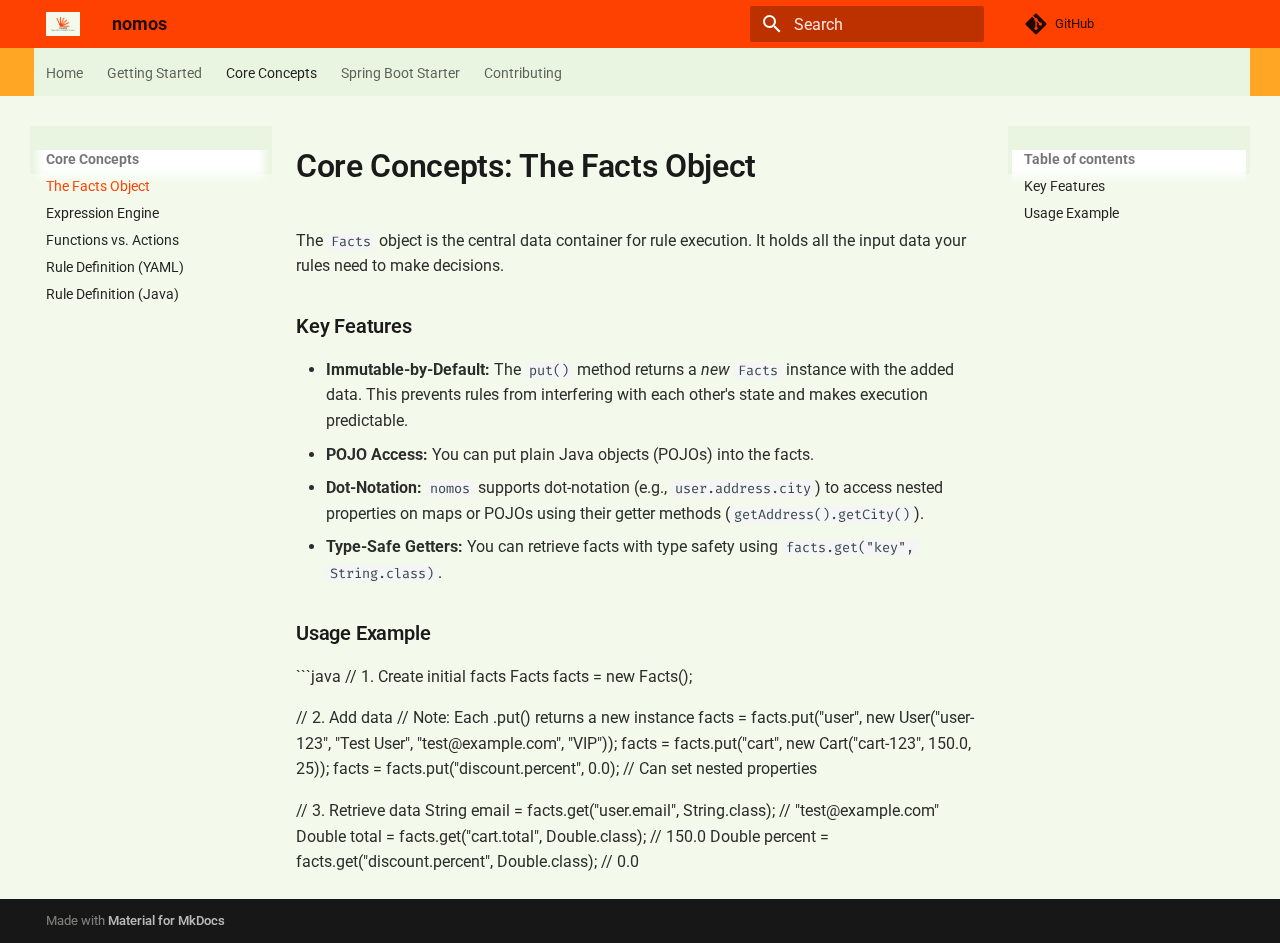
<file: core-concepts/facts/index.html>
<!doctype html>
<html lang="en" class="no-js">
  <head>
    
      <meta charset="utf-8">
      <meta name="viewport" content="width=device-width,initial-scale=1">
      
        <meta name="description" content="A fast, modern rule engine for Java.">
      
      
        <meta name="author" content="shamsu07">
      
      
      
        <link rel="prev" href="../../getting-started/">
      
      
        <link rel="next" href="../expressions/">
      
      
      <link rel="icon" href="../../assets/nomos.png">
      <meta name="generator" content="mkdocs-1.6.1, mkdocs-material-9.6.23">
    
    
      
        <title>The Facts Object - nomos</title>
      
    
    
      <link rel="stylesheet" href="../../assets/stylesheets/main.84d31ad4.min.css">
      
        
        <link rel="stylesheet" href="../../assets/stylesheets/palette.06af60db.min.css">
      
      


    
    
      
    
    
      
        
        
        <link rel="preconnect" href="https://fonts.gstatic.com" crossorigin>
        <link rel="stylesheet" href="https://fonts.googleapis.com/css?family=Roboto:300,300i,400,400i,700,700i%7CFira+Code:400,400i,700,700i&display=fallback">
        <style>:root{--md-text-font:"Roboto";--md-code-font:"Fira Code"}</style>
      
    
    
      <link rel="stylesheet" href="../../stylesheets/extra.css">
    
    <script>__md_scope=new URL("../..",location),__md_hash=e=>[...e].reduce(((e,_)=>(e<<5)-e+_.charCodeAt(0)),0),__md_get=(e,_=localStorage,t=__md_scope)=>JSON.parse(_.getItem(t.pathname+"."+e)),__md_set=(e,_,t=localStorage,a=__md_scope)=>{try{t.setItem(a.pathname+"."+e,JSON.stringify(_))}catch(e){}}</script>
    
      

    
    
    
  </head>
  
  
    
    
    
    
    
    <body dir="ltr" data-md-color-scheme="default" data-md-color-primary="orange" data-md-color-accent="blue">
  
    
    <input class="md-toggle" data-md-toggle="drawer" type="checkbox" id="__drawer" autocomplete="off">
    <input class="md-toggle" data-md-toggle="search" type="checkbox" id="__search" autocomplete="off">
    <label class="md-overlay" for="__drawer"></label>
    <div data-md-component="skip">
      
        
        <a href="#core-concepts-the-facts-object" class="md-skip">
          Skip to content
        </a>
      
    </div>
    <div data-md-component="announce">
      
    </div>
    
    
      

<header class="md-header" data-md-component="header">
  <nav class="md-header__inner md-grid" aria-label="Header">
    <a href="../.." title="nomos" class="md-header__button md-logo" aria-label="nomos" data-md-component="logo">
      
  <img src="../../assets/nomos.png" alt="logo">

    </a>
    <label class="md-header__button md-icon" for="__drawer">
      
      <svg xmlns="http://www.w3.org/2000/svg" viewBox="0 0 24 24"><path d="M3 6h18v2H3zm0 5h18v2H3zm0 5h18v2H3z"/></svg>
    </label>
    <div class="md-header__title" data-md-component="header-title">
      <div class="md-header__ellipsis">
        <div class="md-header__topic">
          <span class="md-ellipsis">
            nomos
          </span>
        </div>
        <div class="md-header__topic" data-md-component="header-topic">
          <span class="md-ellipsis">
            
              The Facts Object
            
          </span>
        </div>
      </div>
    </div>
    
      
    
    
    
    
      
      
        <label class="md-header__button md-icon" for="__search">
          
          <svg xmlns="http://www.w3.org/2000/svg" viewBox="0 0 24 24"><path d="M9.5 3A6.5 6.5 0 0 1 16 9.5c0 1.61-.59 3.09-1.56 4.23l.27.27h.79l5 5-1.5 1.5-5-5v-.79l-.27-.27A6.52 6.52 0 0 1 9.5 16 6.5 6.5 0 0 1 3 9.5 6.5 6.5 0 0 1 9.5 3m0 2C7 5 5 7 5 9.5S7 14 9.5 14 14 12 14 9.5 12 5 9.5 5"/></svg>
        </label>
        <div class="md-search" data-md-component="search" role="dialog">
  <label class="md-search__overlay" for="__search"></label>
  <div class="md-search__inner" role="search">
    <form class="md-search__form" name="search">
      <input type="text" class="md-search__input" name="query" aria-label="Search" placeholder="Search" autocapitalize="off" autocorrect="off" autocomplete="off" spellcheck="false" data-md-component="search-query" required>
      <label class="md-search__icon md-icon" for="__search">
        
        <svg xmlns="http://www.w3.org/2000/svg" viewBox="0 0 24 24"><path d="M9.5 3A6.5 6.5 0 0 1 16 9.5c0 1.61-.59 3.09-1.56 4.23l.27.27h.79l5 5-1.5 1.5-5-5v-.79l-.27-.27A6.52 6.52 0 0 1 9.5 16 6.5 6.5 0 0 1 3 9.5 6.5 6.5 0 0 1 9.5 3m0 2C7 5 5 7 5 9.5S7 14 9.5 14 14 12 14 9.5 12 5 9.5 5"/></svg>
        
        <svg xmlns="http://www.w3.org/2000/svg" viewBox="0 0 24 24"><path d="M20 11v2H8l5.5 5.5-1.42 1.42L4.16 12l7.92-7.92L13.5 5.5 8 11z"/></svg>
      </label>
      <nav class="md-search__options" aria-label="Search">
        
        <button type="reset" class="md-search__icon md-icon" title="Clear" aria-label="Clear" tabindex="-1">
          
          <svg xmlns="http://www.w3.org/2000/svg" viewBox="0 0 24 24"><path d="M19 6.41 17.59 5 12 10.59 6.41 5 5 6.41 10.59 12 5 17.59 6.41 19 12 13.41 17.59 19 19 17.59 13.41 12z"/></svg>
        </button>
      </nav>
      
        <div class="md-search__suggest" data-md-component="search-suggest"></div>
      
    </form>
    <div class="md-search__output">
      <div class="md-search__scrollwrap" tabindex="0" data-md-scrollfix>
        <div class="md-search-result" data-md-component="search-result">
          <div class="md-search-result__meta">
            Initializing search
          </div>
          <ol class="md-search-result__list" role="presentation"></ol>
        </div>
      </div>
    </div>
  </div>
</div>
      
    
    
      <div class="md-header__source">
        <a href="https://github.com/shamsu07/nomos" title="Go to repository" class="md-source" data-md-component="source">
  <div class="md-source__icon md-icon">
    
    <svg xmlns="http://www.w3.org/2000/svg" viewBox="0 0 448 512"><!--! Font Awesome Free 7.1.0 by @fontawesome - https://fontawesome.com License - https://fontawesome.com/license/free (Icons: CC BY 4.0, Fonts: SIL OFL 1.1, Code: MIT License) Copyright 2025 Fonticons, Inc.--><path d="M439.6 236.1 244 40.5c-5.4-5.5-12.8-8.5-20.4-8.5s-15 3-20.4 8.4L162.5 81l51.5 51.5c27.1-9.1 52.7 16.8 43.4 43.7l49.7 49.7c34.2-11.8 61.2 31 35.5 56.7-26.5 26.5-70.2-2.9-56-37.3L240.3 199v121.9c25.3 12.5 22.3 41.8 9.1 55-6.4 6.4-15.2 10.1-24.3 10.1s-17.8-3.6-24.3-10.1c-17.6-17.6-11.1-46.9 11.2-56v-123c-20.8-8.5-24.6-30.7-18.6-45L142.6 101 8.5 235.1C3 240.6 0 247.9 0 255.5s3 15 8.5 20.4l195.6 195.7c5.4 5.4 12.7 8.4 20.4 8.4s15-3 20.4-8.4l194.7-194.7c5.4-5.4 8.4-12.8 8.4-20.4s-3-15-8.4-20.4"/></svg>
  </div>
  <div class="md-source__repository">
    GitHub
  </div>
</a>
      </div>
    
  </nav>
  
</header>
    
    <div class="md-container" data-md-component="container">
      
      
        
          
            
<nav class="md-tabs" aria-label="Tabs" data-md-component="tabs">
  <div class="md-grid">
    <ul class="md-tabs__list">
      
        
  
  
  
  
    <li class="md-tabs__item">
      <a href="../.." class="md-tabs__link">
        
  
  
    
  
  Home

      </a>
    </li>
  

      
        
  
  
  
  
    <li class="md-tabs__item">
      <a href="../../getting-started/" class="md-tabs__link">
        
  
  
    
  
  Getting Started

      </a>
    </li>
  

      
        
  
  
  
    
  
  
    
    
      <li class="md-tabs__item md-tabs__item--active">
        <a href="./" class="md-tabs__link">
          
  
  
  Core Concepts

        </a>
      </li>
    
  

      
        
  
  
  
  
    <li class="md-tabs__item">
      <a href="../../spring-boot.md" class="md-tabs__link">
        
  
  
    
  
  Spring Boot Starter

      </a>
    </li>
  

      
        
  
  
  
  
    <li class="md-tabs__item">
      <a href="../../contributing.md" class="md-tabs__link">
        
  
  
    
  
  Contributing

      </a>
    </li>
  

      
    </ul>
  </div>
</nav>
          
        
      
      <main class="md-main" data-md-component="main">
        <div class="md-main__inner md-grid">
          
            
              
              <div class="md-sidebar md-sidebar--primary" data-md-component="sidebar" data-md-type="navigation" >
                <div class="md-sidebar__scrollwrap">
                  <div class="md-sidebar__inner">
                    


  


<nav class="md-nav md-nav--primary md-nav--lifted" aria-label="Navigation" data-md-level="0">
  <label class="md-nav__title" for="__drawer">
    <a href="../.." title="nomos" class="md-nav__button md-logo" aria-label="nomos" data-md-component="logo">
      
  <img src="../../assets/nomos.png" alt="logo">

    </a>
    nomos
  </label>
  
    <div class="md-nav__source">
      <a href="https://github.com/shamsu07/nomos" title="Go to repository" class="md-source" data-md-component="source">
  <div class="md-source__icon md-icon">
    
    <svg xmlns="http://www.w3.org/2000/svg" viewBox="0 0 448 512"><!--! Font Awesome Free 7.1.0 by @fontawesome - https://fontawesome.com License - https://fontawesome.com/license/free (Icons: CC BY 4.0, Fonts: SIL OFL 1.1, Code: MIT License) Copyright 2025 Fonticons, Inc.--><path d="M439.6 236.1 244 40.5c-5.4-5.5-12.8-8.5-20.4-8.5s-15 3-20.4 8.4L162.5 81l51.5 51.5c27.1-9.1 52.7 16.8 43.4 43.7l49.7 49.7c34.2-11.8 61.2 31 35.5 56.7-26.5 26.5-70.2-2.9-56-37.3L240.3 199v121.9c25.3 12.5 22.3 41.8 9.1 55-6.4 6.4-15.2 10.1-24.3 10.1s-17.8-3.6-24.3-10.1c-17.6-17.6-11.1-46.9 11.2-56v-123c-20.8-8.5-24.6-30.7-18.6-45L142.6 101 8.5 235.1C3 240.6 0 247.9 0 255.5s3 15 8.5 20.4l195.6 195.7c5.4 5.4 12.7 8.4 20.4 8.4s15-3 20.4-8.4l194.7-194.7c5.4-5.4 8.4-12.8 8.4-20.4s-3-15-8.4-20.4"/></svg>
  </div>
  <div class="md-source__repository">
    GitHub
  </div>
</a>
    </div>
  
  <ul class="md-nav__list" data-md-scrollfix>
    
      
      
  
  
  
  
    <li class="md-nav__item">
      <a href="../.." class="md-nav__link">
        
  
  
  <span class="md-ellipsis">
    Home
    
  </span>
  

      </a>
    </li>
  

    
      
      
  
  
  
  
    <li class="md-nav__item">
      <a href="../../getting-started/" class="md-nav__link">
        
  
  
  <span class="md-ellipsis">
    Getting Started
    
  </span>
  

      </a>
    </li>
  

    
      
      
  
  
    
  
  
  
    
    
    
    
      
        
        
      
      
    
    
    <li class="md-nav__item md-nav__item--active md-nav__item--section md-nav__item--nested">
      
        
        
        <input class="md-nav__toggle md-toggle " type="checkbox" id="__nav_3" checked>
        
          
          <label class="md-nav__link" for="__nav_3" id="__nav_3_label" tabindex="">
            
  
  
  <span class="md-ellipsis">
    Core Concepts
    
  </span>
  

            <span class="md-nav__icon md-icon"></span>
          </label>
        
        <nav class="md-nav" data-md-level="1" aria-labelledby="__nav_3_label" aria-expanded="true">
          <label class="md-nav__title" for="__nav_3">
            <span class="md-nav__icon md-icon"></span>
            Core Concepts
          </label>
          <ul class="md-nav__list" data-md-scrollfix>
            
              
                
  
  
    
  
  
  
    <li class="md-nav__item md-nav__item--active">
      
      <input class="md-nav__toggle md-toggle" type="checkbox" id="__toc">
      
      
        
      
      
        <label class="md-nav__link md-nav__link--active" for="__toc">
          
  
  
  <span class="md-ellipsis">
    The Facts Object
    
  </span>
  

          <span class="md-nav__icon md-icon"></span>
        </label>
      
      <a href="./" class="md-nav__link md-nav__link--active">
        
  
  
  <span class="md-ellipsis">
    The Facts Object
    
  </span>
  

      </a>
      
        

<nav class="md-nav md-nav--secondary" aria-label="Table of contents">
  
  
  
    
  
  
    <label class="md-nav__title" for="__toc">
      <span class="md-nav__icon md-icon"></span>
      Table of contents
    </label>
    <ul class="md-nav__list" data-md-component="toc" data-md-scrollfix>
      
        <li class="md-nav__item">
  <a href="#key-features" class="md-nav__link">
    <span class="md-ellipsis">
      Key Features
    </span>
  </a>
  
</li>
      
        <li class="md-nav__item">
  <a href="#usage-example" class="md-nav__link">
    <span class="md-ellipsis">
      Usage Example
    </span>
  </a>
  
</li>
      
    </ul>
  
</nav>
      
    </li>
  

              
            
              
                
  
  
  
  
    <li class="md-nav__item">
      <a href="../expressions/" class="md-nav__link">
        
  
  
  <span class="md-ellipsis">
    Expression Engine
    
  </span>
  

      </a>
    </li>
  

              
            
              
                
  
  
  
  
    <li class="md-nav__item">
      <a href="../functions-actions/" class="md-nav__link">
        
  
  
  <span class="md-ellipsis">
    Functions vs. Actions
    
  </span>
  

      </a>
    </li>
  

              
            
              
                
  
  
  
  
    <li class="md-nav__item">
      <a href="../yaml-rules/" class="md-nav__link">
        
  
  
  <span class="md-ellipsis">
    Rule Definition (YAML)
    
  </span>
  

      </a>
    </li>
  

              
            
              
                
  
  
  
  
    <li class="md-nav__item">
      <a href="../java-rules/" class="md-nav__link">
        
  
  
  <span class="md-ellipsis">
    Rule Definition (Java)
    
  </span>
  

      </a>
    </li>
  

              
            
          </ul>
        </nav>
      
    </li>
  

    
      
      
  
  
  
  
    <li class="md-nav__item">
      <a href="../../spring-boot.md" class="md-nav__link">
        
  
  
  <span class="md-ellipsis">
    Spring Boot Starter
    
  </span>
  

      </a>
    </li>
  

    
      
      
  
  
  
  
    <li class="md-nav__item">
      <a href="../../contributing.md" class="md-nav__link">
        
  
  
  <span class="md-ellipsis">
    Contributing
    
  </span>
  

      </a>
    </li>
  

    
  </ul>
</nav>
                  </div>
                </div>
              </div>
            
            
              
              <div class="md-sidebar md-sidebar--secondary" data-md-component="sidebar" data-md-type="toc" >
                <div class="md-sidebar__scrollwrap">
                  <div class="md-sidebar__inner">
                    

<nav class="md-nav md-nav--secondary" aria-label="Table of contents">
  
  
  
    
  
  
    <label class="md-nav__title" for="__toc">
      <span class="md-nav__icon md-icon"></span>
      Table of contents
    </label>
    <ul class="md-nav__list" data-md-component="toc" data-md-scrollfix>
      
        <li class="md-nav__item">
  <a href="#key-features" class="md-nav__link">
    <span class="md-ellipsis">
      Key Features
    </span>
  </a>
  
</li>
      
        <li class="md-nav__item">
  <a href="#usage-example" class="md-nav__link">
    <span class="md-ellipsis">
      Usage Example
    </span>
  </a>
  
</li>
      
    </ul>
  
</nav>
                  </div>
                </div>
              </div>
            
          
          
            <div class="md-content" data-md-component="content">
              <article class="md-content__inner md-typeset">
                
                  



<h1 id="core-concepts-the-facts-object">Core Concepts: The Facts Object<a class="headerlink" href="#core-concepts-the-facts-object" title="Permanent link">&para;</a></h1>
<p>The <code>Facts</code> object is the central data container for rule execution. It holds all the input data your rules need to make decisions.</p>
<h3 id="key-features">Key Features<a class="headerlink" href="#key-features" title="Permanent link">&para;</a></h3>
<ul>
<li><strong>Immutable-by-Default:</strong> The <code>put()</code> method returns a <em>new</em> <code>Facts</code> instance with the added data. This prevents rules from interfering with each other's state and makes execution predictable.</li>
<li><strong>POJO Access:</strong> You can put plain Java objects (POJOs) into the facts.</li>
<li><strong>Dot-Notation:</strong> <code>nomos</code> supports dot-notation (e.g., <code>user.address.city</code>) to access nested properties on maps or POJOs using their getter methods (<code>getAddress().getCity()</code>).</li>
<li><strong>Type-Safe Getters:</strong> You can retrieve facts with type safety using <code>facts.get("key", String.class)</code>.</li>
</ul>
<h3 id="usage-example">Usage Example<a class="headerlink" href="#usage-example" title="Permanent link">&para;</a></h3>
<p>```java
// 1. Create initial facts
Facts facts = new Facts();</p>
<p>// 2. Add data
// Note: Each .put() returns a new instance
facts = facts.put("user", new User("user-123", "Test User", "test@example.com", "VIP"));
facts = facts.put("cart", new Cart("cart-123", 150.0, 25));
facts = facts.put("discount.percent", 0.0); // Can set nested properties</p>
<p>// 3. Retrieve data
String email = facts.get("user.email", String.class); // "test@example.com"
Double total = facts.get("cart.total", Double.class); // 150.0
Double percent = facts.get("discount.percent", Double.class); // 0.0</p>












                
              </article>
            </div>
          
          
<script>var target=document.getElementById(location.hash.slice(1));target&&target.name&&(target.checked=target.name.startsWith("__tabbed_"))</script>
        </div>
        
          <button type="button" class="md-top md-icon" data-md-component="top" hidden>
  
  <svg xmlns="http://www.w3.org/2000/svg" viewBox="0 0 24 24"><path d="M13 20h-2V8l-5.5 5.5-1.42-1.42L12 4.16l7.92 7.92-1.42 1.42L13 8z"/></svg>
  Back to top
</button>
        
      </main>
      
        <footer class="md-footer">
  
  <div class="md-footer-meta md-typeset">
    <div class="md-footer-meta__inner md-grid">
      <div class="md-copyright">
  
  
    Made with
    <a href="https://squidfunk.github.io/mkdocs-material/" target="_blank" rel="noopener">
      Material for MkDocs
    </a>
  
</div>
      
    </div>
  </div>
</footer>
      
    </div>
    <div class="md-dialog" data-md-component="dialog">
      <div class="md-dialog__inner md-typeset"></div>
    </div>
    
    
    
      
      <script id="__config" type="application/json">{"base": "../..", "features": ["navigation.tabs", "navigation.top", "search.suggest", "search.highlight", "content.code.annotate", "content.code.copy"], "search": "../../assets/javascripts/workers/search.973d3a69.min.js", "tags": null, "translations": {"clipboard.copied": "Copied to clipboard", "clipboard.copy": "Copy to clipboard", "search.result.more.one": "1 more on this page", "search.result.more.other": "# more on this page", "search.result.none": "No matching documents", "search.result.one": "1 matching document", "search.result.other": "# matching documents", "search.result.placeholder": "Type to start searching", "search.result.term.missing": "Missing", "select.version": "Select version"}, "version": null}</script>
    
    
      <script src="../../assets/javascripts/bundle.f55a23d4.min.js"></script>
      
    
  </body>
</html>
</file>
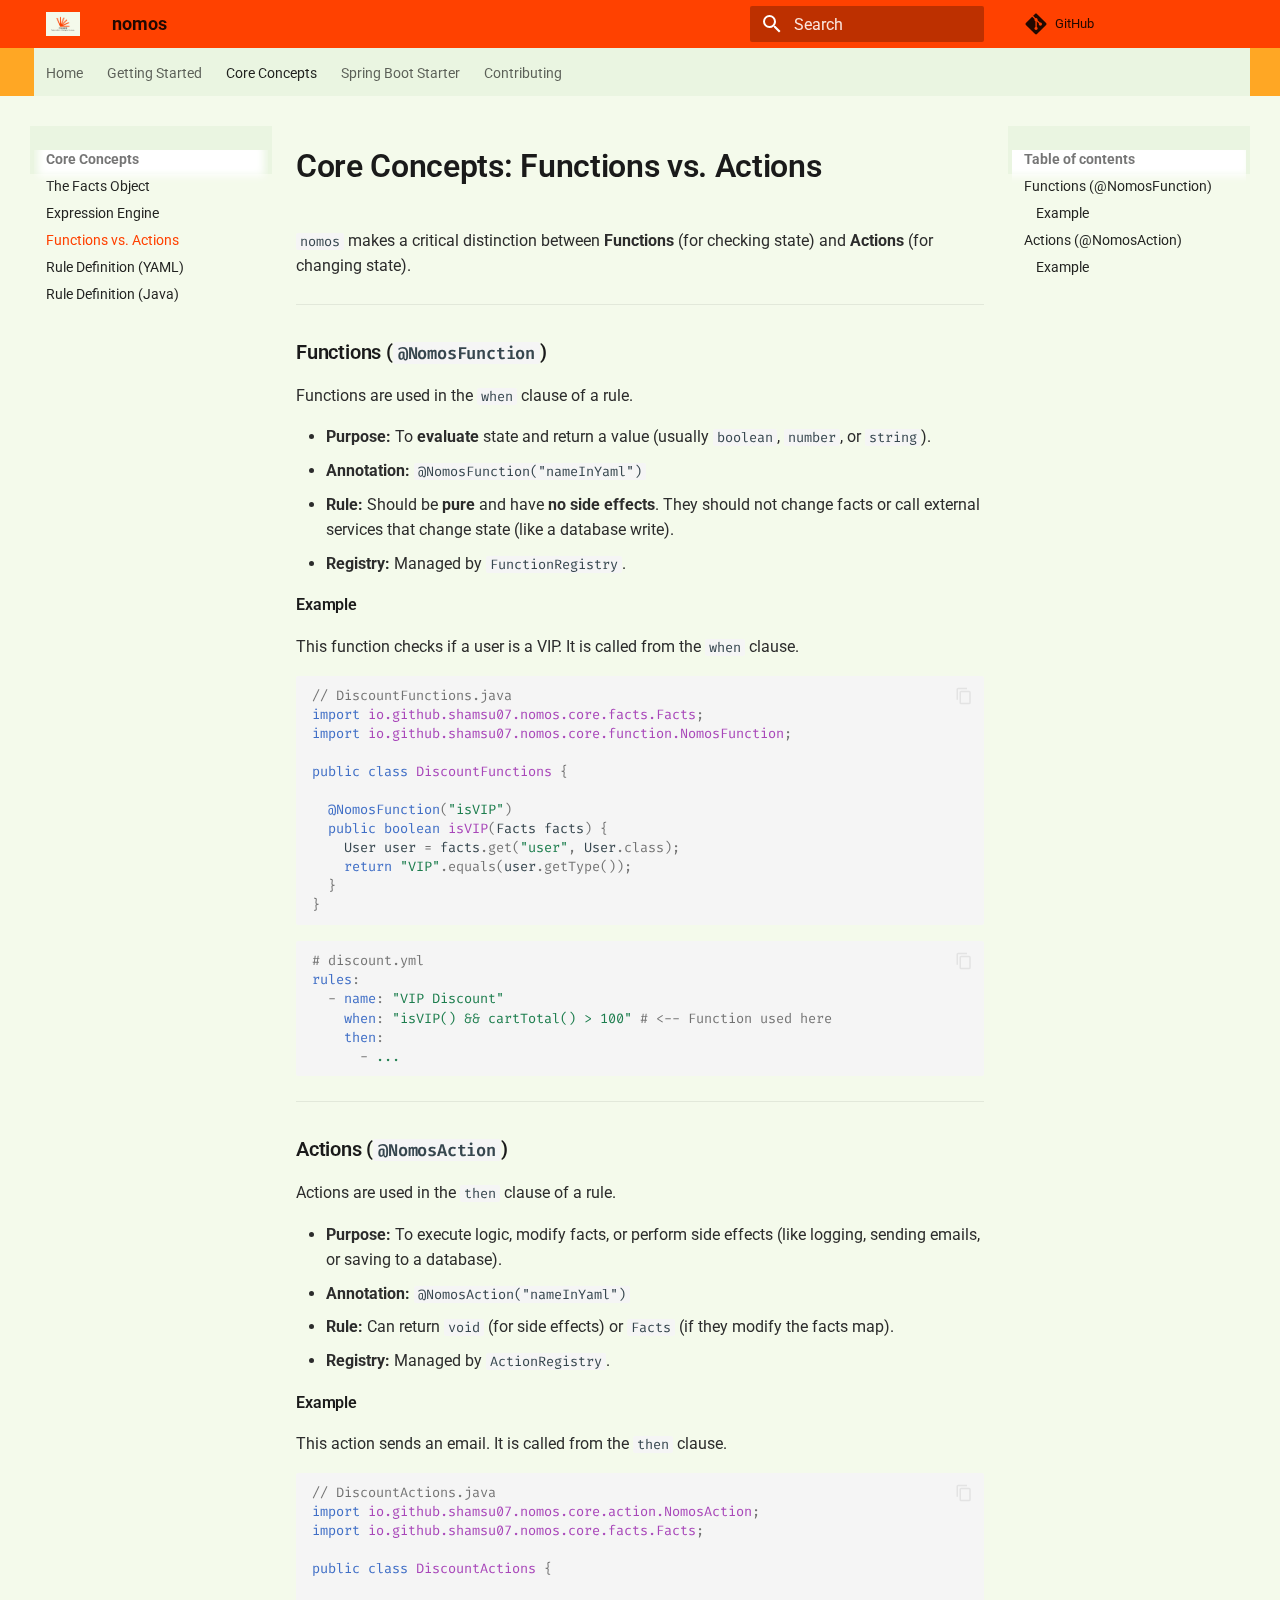
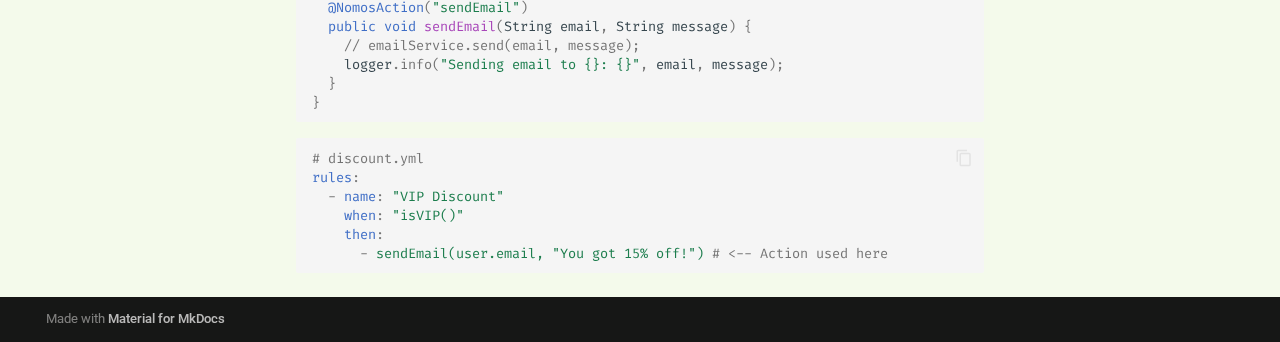
<file: core-concepts/functions-actions/index.html>
<!doctype html>
<html lang="en" class="no-js">
  <head>
    
      <meta charset="utf-8">
      <meta name="viewport" content="width=device-width,initial-scale=1">
      
        <meta name="description" content="A fast, modern rule engine for Java.">
      
      
        <meta name="author" content="shamsu07">
      
      
      
        <link rel="prev" href="../expressions/">
      
      
        <link rel="next" href="../yaml-rules/">
      
      
      <link rel="icon" href="../../assets/nomos.png">
      <meta name="generator" content="mkdocs-1.6.1, mkdocs-material-9.6.23">
    
    
      
        <title>Functions vs. Actions - nomos</title>
      
    
    
      <link rel="stylesheet" href="../../assets/stylesheets/main.84d31ad4.min.css">
      
        
        <link rel="stylesheet" href="../../assets/stylesheets/palette.06af60db.min.css">
      
      


    
    
      
    
    
      
        
        
        <link rel="preconnect" href="https://fonts.gstatic.com" crossorigin>
        <link rel="stylesheet" href="https://fonts.googleapis.com/css?family=Roboto:300,300i,400,400i,700,700i%7CFira+Code:400,400i,700,700i&display=fallback">
        <style>:root{--md-text-font:"Roboto";--md-code-font:"Fira Code"}</style>
      
    
    
      <link rel="stylesheet" href="../../stylesheets/extra.css">
    
    <script>__md_scope=new URL("../..",location),__md_hash=e=>[...e].reduce(((e,_)=>(e<<5)-e+_.charCodeAt(0)),0),__md_get=(e,_=localStorage,t=__md_scope)=>JSON.parse(_.getItem(t.pathname+"."+e)),__md_set=(e,_,t=localStorage,a=__md_scope)=>{try{t.setItem(a.pathname+"."+e,JSON.stringify(_))}catch(e){}}</script>
    
      

    
    
    
  </head>
  
  
    
    
    
    
    
    <body dir="ltr" data-md-color-scheme="default" data-md-color-primary="orange" data-md-color-accent="blue">
  
    
    <input class="md-toggle" data-md-toggle="drawer" type="checkbox" id="__drawer" autocomplete="off">
    <input class="md-toggle" data-md-toggle="search" type="checkbox" id="__search" autocomplete="off">
    <label class="md-overlay" for="__drawer"></label>
    <div data-md-component="skip">
      
        
        <a href="#core-concepts-functions-vs-actions" class="md-skip">
          Skip to content
        </a>
      
    </div>
    <div data-md-component="announce">
      
    </div>
    
    
      

<header class="md-header" data-md-component="header">
  <nav class="md-header__inner md-grid" aria-label="Header">
    <a href="../.." title="nomos" class="md-header__button md-logo" aria-label="nomos" data-md-component="logo">
      
  <img src="../../assets/nomos.png" alt="logo">

    </a>
    <label class="md-header__button md-icon" for="__drawer">
      
      <svg xmlns="http://www.w3.org/2000/svg" viewBox="0 0 24 24"><path d="M3 6h18v2H3zm0 5h18v2H3zm0 5h18v2H3z"/></svg>
    </label>
    <div class="md-header__title" data-md-component="header-title">
      <div class="md-header__ellipsis">
        <div class="md-header__topic">
          <span class="md-ellipsis">
            nomos
          </span>
        </div>
        <div class="md-header__topic" data-md-component="header-topic">
          <span class="md-ellipsis">
            
              Functions vs. Actions
            
          </span>
        </div>
      </div>
    </div>
    
      
    
    
    
    
      
      
        <label class="md-header__button md-icon" for="__search">
          
          <svg xmlns="http://www.w3.org/2000/svg" viewBox="0 0 24 24"><path d="M9.5 3A6.5 6.5 0 0 1 16 9.5c0 1.61-.59 3.09-1.56 4.23l.27.27h.79l5 5-1.5 1.5-5-5v-.79l-.27-.27A6.52 6.52 0 0 1 9.5 16 6.5 6.5 0 0 1 3 9.5 6.5 6.5 0 0 1 9.5 3m0 2C7 5 5 7 5 9.5S7 14 9.5 14 14 12 14 9.5 12 5 9.5 5"/></svg>
        </label>
        <div class="md-search" data-md-component="search" role="dialog">
  <label class="md-search__overlay" for="__search"></label>
  <div class="md-search__inner" role="search">
    <form class="md-search__form" name="search">
      <input type="text" class="md-search__input" name="query" aria-label="Search" placeholder="Search" autocapitalize="off" autocorrect="off" autocomplete="off" spellcheck="false" data-md-component="search-query" required>
      <label class="md-search__icon md-icon" for="__search">
        
        <svg xmlns="http://www.w3.org/2000/svg" viewBox="0 0 24 24"><path d="M9.5 3A6.5 6.5 0 0 1 16 9.5c0 1.61-.59 3.09-1.56 4.23l.27.27h.79l5 5-1.5 1.5-5-5v-.79l-.27-.27A6.52 6.52 0 0 1 9.5 16 6.5 6.5 0 0 1 3 9.5 6.5 6.5 0 0 1 9.5 3m0 2C7 5 5 7 5 9.5S7 14 9.5 14 14 12 14 9.5 12 5 9.5 5"/></svg>
        
        <svg xmlns="http://www.w3.org/2000/svg" viewBox="0 0 24 24"><path d="M20 11v2H8l5.5 5.5-1.42 1.42L4.16 12l7.92-7.92L13.5 5.5 8 11z"/></svg>
      </label>
      <nav class="md-search__options" aria-label="Search">
        
        <button type="reset" class="md-search__icon md-icon" title="Clear" aria-label="Clear" tabindex="-1">
          
          <svg xmlns="http://www.w3.org/2000/svg" viewBox="0 0 24 24"><path d="M19 6.41 17.59 5 12 10.59 6.41 5 5 6.41 10.59 12 5 17.59 6.41 19 12 13.41 17.59 19 19 17.59 13.41 12z"/></svg>
        </button>
      </nav>
      
        <div class="md-search__suggest" data-md-component="search-suggest"></div>
      
    </form>
    <div class="md-search__output">
      <div class="md-search__scrollwrap" tabindex="0" data-md-scrollfix>
        <div class="md-search-result" data-md-component="search-result">
          <div class="md-search-result__meta">
            Initializing search
          </div>
          <ol class="md-search-result__list" role="presentation"></ol>
        </div>
      </div>
    </div>
  </div>
</div>
      
    
    
      <div class="md-header__source">
        <a href="https://github.com/shamsu07/nomos" title="Go to repository" class="md-source" data-md-component="source">
  <div class="md-source__icon md-icon">
    
    <svg xmlns="http://www.w3.org/2000/svg" viewBox="0 0 448 512"><!--! Font Awesome Free 7.1.0 by @fontawesome - https://fontawesome.com License - https://fontawesome.com/license/free (Icons: CC BY 4.0, Fonts: SIL OFL 1.1, Code: MIT License) Copyright 2025 Fonticons, Inc.--><path d="M439.6 236.1 244 40.5c-5.4-5.5-12.8-8.5-20.4-8.5s-15 3-20.4 8.4L162.5 81l51.5 51.5c27.1-9.1 52.7 16.8 43.4 43.7l49.7 49.7c34.2-11.8 61.2 31 35.5 56.7-26.5 26.5-70.2-2.9-56-37.3L240.3 199v121.9c25.3 12.5 22.3 41.8 9.1 55-6.4 6.4-15.2 10.1-24.3 10.1s-17.8-3.6-24.3-10.1c-17.6-17.6-11.1-46.9 11.2-56v-123c-20.8-8.5-24.6-30.7-18.6-45L142.6 101 8.5 235.1C3 240.6 0 247.9 0 255.5s3 15 8.5 20.4l195.6 195.7c5.4 5.4 12.7 8.4 20.4 8.4s15-3 20.4-8.4l194.7-194.7c5.4-5.4 8.4-12.8 8.4-20.4s-3-15-8.4-20.4"/></svg>
  </div>
  <div class="md-source__repository">
    GitHub
  </div>
</a>
      </div>
    
  </nav>
  
</header>
    
    <div class="md-container" data-md-component="container">
      
      
        
          
            
<nav class="md-tabs" aria-label="Tabs" data-md-component="tabs">
  <div class="md-grid">
    <ul class="md-tabs__list">
      
        
  
  
  
  
    <li class="md-tabs__item">
      <a href="../.." class="md-tabs__link">
        
  
  
    
  
  Home

      </a>
    </li>
  

      
        
  
  
  
  
    <li class="md-tabs__item">
      <a href="../../getting-started/" class="md-tabs__link">
        
  
  
    
  
  Getting Started

      </a>
    </li>
  

      
        
  
  
  
    
  
  
    
    
      <li class="md-tabs__item md-tabs__item--active">
        <a href="../facts/" class="md-tabs__link">
          
  
  
  Core Concepts

        </a>
      </li>
    
  

      
        
  
  
  
  
    <li class="md-tabs__item">
      <a href="../../spring-boot.md" class="md-tabs__link">
        
  
  
    
  
  Spring Boot Starter

      </a>
    </li>
  

      
        
  
  
  
  
    <li class="md-tabs__item">
      <a href="../../contributing.md" class="md-tabs__link">
        
  
  
    
  
  Contributing

      </a>
    </li>
  

      
    </ul>
  </div>
</nav>
          
        
      
      <main class="md-main" data-md-component="main">
        <div class="md-main__inner md-grid">
          
            
              
              <div class="md-sidebar md-sidebar--primary" data-md-component="sidebar" data-md-type="navigation" >
                <div class="md-sidebar__scrollwrap">
                  <div class="md-sidebar__inner">
                    


  


<nav class="md-nav md-nav--primary md-nav--lifted" aria-label="Navigation" data-md-level="0">
  <label class="md-nav__title" for="__drawer">
    <a href="../.." title="nomos" class="md-nav__button md-logo" aria-label="nomos" data-md-component="logo">
      
  <img src="../../assets/nomos.png" alt="logo">

    </a>
    nomos
  </label>
  
    <div class="md-nav__source">
      <a href="https://github.com/shamsu07/nomos" title="Go to repository" class="md-source" data-md-component="source">
  <div class="md-source__icon md-icon">
    
    <svg xmlns="http://www.w3.org/2000/svg" viewBox="0 0 448 512"><!--! Font Awesome Free 7.1.0 by @fontawesome - https://fontawesome.com License - https://fontawesome.com/license/free (Icons: CC BY 4.0, Fonts: SIL OFL 1.1, Code: MIT License) Copyright 2025 Fonticons, Inc.--><path d="M439.6 236.1 244 40.5c-5.4-5.5-12.8-8.5-20.4-8.5s-15 3-20.4 8.4L162.5 81l51.5 51.5c27.1-9.1 52.7 16.8 43.4 43.7l49.7 49.7c34.2-11.8 61.2 31 35.5 56.7-26.5 26.5-70.2-2.9-56-37.3L240.3 199v121.9c25.3 12.5 22.3 41.8 9.1 55-6.4 6.4-15.2 10.1-24.3 10.1s-17.8-3.6-24.3-10.1c-17.6-17.6-11.1-46.9 11.2-56v-123c-20.8-8.5-24.6-30.7-18.6-45L142.6 101 8.5 235.1C3 240.6 0 247.9 0 255.5s3 15 8.5 20.4l195.6 195.7c5.4 5.4 12.7 8.4 20.4 8.4s15-3 20.4-8.4l194.7-194.7c5.4-5.4 8.4-12.8 8.4-20.4s-3-15-8.4-20.4"/></svg>
  </div>
  <div class="md-source__repository">
    GitHub
  </div>
</a>
    </div>
  
  <ul class="md-nav__list" data-md-scrollfix>
    
      
      
  
  
  
  
    <li class="md-nav__item">
      <a href="../.." class="md-nav__link">
        
  
  
  <span class="md-ellipsis">
    Home
    
  </span>
  

      </a>
    </li>
  

    
      
      
  
  
  
  
    <li class="md-nav__item">
      <a href="../../getting-started/" class="md-nav__link">
        
  
  
  <span class="md-ellipsis">
    Getting Started
    
  </span>
  

      </a>
    </li>
  

    
      
      
  
  
    
  
  
  
    
    
    
    
      
        
        
      
      
    
    
    <li class="md-nav__item md-nav__item--active md-nav__item--section md-nav__item--nested">
      
        
        
        <input class="md-nav__toggle md-toggle " type="checkbox" id="__nav_3" checked>
        
          
          <label class="md-nav__link" for="__nav_3" id="__nav_3_label" tabindex="">
            
  
  
  <span class="md-ellipsis">
    Core Concepts
    
  </span>
  

            <span class="md-nav__icon md-icon"></span>
          </label>
        
        <nav class="md-nav" data-md-level="1" aria-labelledby="__nav_3_label" aria-expanded="true">
          <label class="md-nav__title" for="__nav_3">
            <span class="md-nav__icon md-icon"></span>
            Core Concepts
          </label>
          <ul class="md-nav__list" data-md-scrollfix>
            
              
                
  
  
  
  
    <li class="md-nav__item">
      <a href="../facts/" class="md-nav__link">
        
  
  
  <span class="md-ellipsis">
    The Facts Object
    
  </span>
  

      </a>
    </li>
  

              
            
              
                
  
  
  
  
    <li class="md-nav__item">
      <a href="../expressions/" class="md-nav__link">
        
  
  
  <span class="md-ellipsis">
    Expression Engine
    
  </span>
  

      </a>
    </li>
  

              
            
              
                
  
  
    
  
  
  
    <li class="md-nav__item md-nav__item--active">
      
      <input class="md-nav__toggle md-toggle" type="checkbox" id="__toc">
      
      
        
      
      
        <label class="md-nav__link md-nav__link--active" for="__toc">
          
  
  
  <span class="md-ellipsis">
    Functions vs. Actions
    
  </span>
  

          <span class="md-nav__icon md-icon"></span>
        </label>
      
      <a href="./" class="md-nav__link md-nav__link--active">
        
  
  
  <span class="md-ellipsis">
    Functions vs. Actions
    
  </span>
  

      </a>
      
        

<nav class="md-nav md-nav--secondary" aria-label="Table of contents">
  
  
  
    
  
  
    <label class="md-nav__title" for="__toc">
      <span class="md-nav__icon md-icon"></span>
      Table of contents
    </label>
    <ul class="md-nav__list" data-md-component="toc" data-md-scrollfix>
      
        <li class="md-nav__item">
  <a href="#functions-nomosfunction" class="md-nav__link">
    <span class="md-ellipsis">
      Functions (@NomosFunction)
    </span>
  </a>
  
    <nav class="md-nav" aria-label="Functions (@NomosFunction)">
      <ul class="md-nav__list">
        
          <li class="md-nav__item">
  <a href="#example" class="md-nav__link">
    <span class="md-ellipsis">
      Example
    </span>
  </a>
  
</li>
        
      </ul>
    </nav>
  
</li>
      
        <li class="md-nav__item">
  <a href="#actions-nomosaction" class="md-nav__link">
    <span class="md-ellipsis">
      Actions (@NomosAction)
    </span>
  </a>
  
    <nav class="md-nav" aria-label="Actions (@NomosAction)">
      <ul class="md-nav__list">
        
          <li class="md-nav__item">
  <a href="#example_1" class="md-nav__link">
    <span class="md-ellipsis">
      Example
    </span>
  </a>
  
</li>
        
      </ul>
    </nav>
  
</li>
      
    </ul>
  
</nav>
      
    </li>
  

              
            
              
                
  
  
  
  
    <li class="md-nav__item">
      <a href="../yaml-rules/" class="md-nav__link">
        
  
  
  <span class="md-ellipsis">
    Rule Definition (YAML)
    
  </span>
  

      </a>
    </li>
  

              
            
              
                
  
  
  
  
    <li class="md-nav__item">
      <a href="../java-rules/" class="md-nav__link">
        
  
  
  <span class="md-ellipsis">
    Rule Definition (Java)
    
  </span>
  

      </a>
    </li>
  

              
            
          </ul>
        </nav>
      
    </li>
  

    
      
      
  
  
  
  
    <li class="md-nav__item">
      <a href="../../spring-boot.md" class="md-nav__link">
        
  
  
  <span class="md-ellipsis">
    Spring Boot Starter
    
  </span>
  

      </a>
    </li>
  

    
      
      
  
  
  
  
    <li class="md-nav__item">
      <a href="../../contributing.md" class="md-nav__link">
        
  
  
  <span class="md-ellipsis">
    Contributing
    
  </span>
  

      </a>
    </li>
  

    
  </ul>
</nav>
                  </div>
                </div>
              </div>
            
            
              
              <div class="md-sidebar md-sidebar--secondary" data-md-component="sidebar" data-md-type="toc" >
                <div class="md-sidebar__scrollwrap">
                  <div class="md-sidebar__inner">
                    

<nav class="md-nav md-nav--secondary" aria-label="Table of contents">
  
  
  
    
  
  
    <label class="md-nav__title" for="__toc">
      <span class="md-nav__icon md-icon"></span>
      Table of contents
    </label>
    <ul class="md-nav__list" data-md-component="toc" data-md-scrollfix>
      
        <li class="md-nav__item">
  <a href="#functions-nomosfunction" class="md-nav__link">
    <span class="md-ellipsis">
      Functions (@NomosFunction)
    </span>
  </a>
  
    <nav class="md-nav" aria-label="Functions (@NomosFunction)">
      <ul class="md-nav__list">
        
          <li class="md-nav__item">
  <a href="#example" class="md-nav__link">
    <span class="md-ellipsis">
      Example
    </span>
  </a>
  
</li>
        
      </ul>
    </nav>
  
</li>
      
        <li class="md-nav__item">
  <a href="#actions-nomosaction" class="md-nav__link">
    <span class="md-ellipsis">
      Actions (@NomosAction)
    </span>
  </a>
  
    <nav class="md-nav" aria-label="Actions (@NomosAction)">
      <ul class="md-nav__list">
        
          <li class="md-nav__item">
  <a href="#example_1" class="md-nav__link">
    <span class="md-ellipsis">
      Example
    </span>
  </a>
  
</li>
        
      </ul>
    </nav>
  
</li>
      
    </ul>
  
</nav>
                  </div>
                </div>
              </div>
            
          
          
            <div class="md-content" data-md-component="content">
              <article class="md-content__inner md-typeset">
                
                  



<h1 id="core-concepts-functions-vs-actions">Core Concepts: Functions vs. Actions<a class="headerlink" href="#core-concepts-functions-vs-actions" title="Permanent link">&para;</a></h1>
<p><code>nomos</code> makes a critical distinction between <strong>Functions</strong> (for checking state) and <strong>Actions</strong> (for changing state).</p>
<hr />
<h3 id="functions-nomosfunction">Functions (<code>@NomosFunction</code>)<a class="headerlink" href="#functions-nomosfunction" title="Permanent link">&para;</a></h3>
<p>Functions are used in the <code>when</code> clause of a rule.</p>
<ul>
<li><strong>Purpose:</strong> To <strong>evaluate</strong> state and return a value (usually <code>boolean</code>, <code>number</code>, or <code>string</code>).</li>
<li><strong>Annotation:</strong> <code>@NomosFunction("nameInYaml")</code></li>
<li><strong>Rule:</strong> Should be <strong>pure</strong> and have <strong>no side effects</strong>. They should not change facts or call external services that change state (like a database write).</li>
<li><strong>Registry:</strong> Managed by <code>FunctionRegistry</code>.</li>
</ul>
<h4 id="example">Example<a class="headerlink" href="#example" title="Permanent link">&para;</a></h4>
<p>This function checks if a user is a VIP. It is called from the <code>when</code> clause.</p>
<div class="highlight"><pre><span></span><code><a id="__codelineno-0-1" name="__codelineno-0-1" href="#__codelineno-0-1"></a><span class="c1">// DiscountFunctions.java</span>
<a id="__codelineno-0-2" name="__codelineno-0-2" href="#__codelineno-0-2"></a><span class="kn">import</span><span class="w"> </span><span class="nn">io.github.shamsu07.nomos.core.facts.Facts</span><span class="p">;</span>
<a id="__codelineno-0-3" name="__codelineno-0-3" href="#__codelineno-0-3"></a><span class="kn">import</span><span class="w"> </span><span class="nn">io.github.shamsu07.nomos.core.function.NomosFunction</span><span class="p">;</span>
<a id="__codelineno-0-4" name="__codelineno-0-4" href="#__codelineno-0-4"></a>
<a id="__codelineno-0-5" name="__codelineno-0-5" href="#__codelineno-0-5"></a><span class="kd">public</span><span class="w"> </span><span class="kd">class</span> <span class="nc">DiscountFunctions</span><span class="w"> </span><span class="p">{</span>
<a id="__codelineno-0-6" name="__codelineno-0-6" href="#__codelineno-0-6"></a>
<a id="__codelineno-0-7" name="__codelineno-0-7" href="#__codelineno-0-7"></a><span class="w">  </span><span class="nd">@NomosFunction</span><span class="p">(</span><span class="s">&quot;isVIP&quot;</span><span class="p">)</span>
<a id="__codelineno-0-8" name="__codelineno-0-8" href="#__codelineno-0-8"></a><span class="w">  </span><span class="kd">public</span><span class="w"> </span><span class="kt">boolean</span><span class="w"> </span><span class="nf">isVIP</span><span class="p">(</span><span class="n">Facts</span><span class="w"> </span><span class="n">facts</span><span class="p">)</span><span class="w"> </span><span class="p">{</span>
<a id="__codelineno-0-9" name="__codelineno-0-9" href="#__codelineno-0-9"></a><span class="w">    </span><span class="n">User</span><span class="w"> </span><span class="n">user</span><span class="w"> </span><span class="o">=</span><span class="w"> </span><span class="n">facts</span><span class="p">.</span><span class="na">get</span><span class="p">(</span><span class="s">&quot;user&quot;</span><span class="p">,</span><span class="w"> </span><span class="n">User</span><span class="p">.</span><span class="na">class</span><span class="p">);</span>
<a id="__codelineno-0-10" name="__codelineno-0-10" href="#__codelineno-0-10"></a><span class="w">    </span><span class="k">return</span><span class="w"> </span><span class="s">&quot;VIP&quot;</span><span class="p">.</span><span class="na">equals</span><span class="p">(</span><span class="n">user</span><span class="p">.</span><span class="na">getType</span><span class="p">());</span>
<a id="__codelineno-0-11" name="__codelineno-0-11" href="#__codelineno-0-11"></a><span class="w">  </span><span class="p">}</span>
<a id="__codelineno-0-12" name="__codelineno-0-12" href="#__codelineno-0-12"></a><span class="p">}</span>
</code></pre></div>
<div class="highlight"><pre><span></span><code><a id="__codelineno-1-1" name="__codelineno-1-1" href="#__codelineno-1-1"></a><span class="c1"># discount.yml</span>
<a id="__codelineno-1-2" name="__codelineno-1-2" href="#__codelineno-1-2"></a><span class="nt">rules</span><span class="p">:</span>
<a id="__codelineno-1-3" name="__codelineno-1-3" href="#__codelineno-1-3"></a><span class="w">  </span><span class="p p-Indicator">-</span><span class="w"> </span><span class="nt">name</span><span class="p">:</span><span class="w"> </span><span class="s">&quot;VIP</span><span class="nv"> </span><span class="s">Discount&quot;</span>
<a id="__codelineno-1-4" name="__codelineno-1-4" href="#__codelineno-1-4"></a><span class="w">    </span><span class="nt">when</span><span class="p">:</span><span class="w"> </span><span class="s">&quot;isVIP()</span><span class="nv"> </span><span class="s">&amp;&amp;</span><span class="nv"> </span><span class="s">cartTotal()</span><span class="nv"> </span><span class="s">&gt;</span><span class="nv"> </span><span class="s">100&quot;</span><span class="w"> </span><span class="c1"># &lt;-- Function used here</span>
<a id="__codelineno-1-5" name="__codelineno-1-5" href="#__codelineno-1-5"></a><span class="w">    </span><span class="nt">then</span><span class="p">:</span>
<a id="__codelineno-1-6" name="__codelineno-1-6" href="#__codelineno-1-6"></a><span class="w">      </span><span class="p p-Indicator">-</span><span class="w"> </span><span class="l l-Scalar l-Scalar-Plain">...</span>
</code></pre></div>
<hr />
<h3 id="actions-nomosaction">Actions (<code>@NomosAction</code>)<a class="headerlink" href="#actions-nomosaction" title="Permanent link">&para;</a></h3>
<p>Actions are used in the <code>then</code> clause of a rule.</p>
<ul>
<li><strong>Purpose:</strong> To execute logic, modify facts, or perform side effects (like logging, sending emails, or saving to a database).</li>
<li><strong>Annotation:</strong> <code>@NomosAction("nameInYaml")</code></li>
<li><strong>Rule:</strong> Can return <code>void</code> (for side effects) or <code>Facts</code> (if they modify the facts map).</li>
<li><strong>Registry:</strong> Managed by <code>ActionRegistry</code>.</li>
</ul>
<h4 id="example_1">Example<a class="headerlink" href="#example_1" title="Permanent link">&para;</a></h4>
<p>This action sends an email. It is called from the <code>then</code> clause.</p>
<div class="highlight"><pre><span></span><code><a id="__codelineno-2-1" name="__codelineno-2-1" href="#__codelineno-2-1"></a><span class="c1">// DiscountActions.java</span>
<a id="__codelineno-2-2" name="__codelineno-2-2" href="#__codelineno-2-2"></a><span class="kn">import</span><span class="w"> </span><span class="nn">io.github.shamsu07.nomos.core.action.NomosAction</span><span class="p">;</span>
<a id="__codelineno-2-3" name="__codelineno-2-3" href="#__codelineno-2-3"></a><span class="kn">import</span><span class="w"> </span><span class="nn">io.github.shamsu07.nomos.core.facts.Facts</span><span class="p">;</span>
<a id="__codelineno-2-4" name="__codelineno-2-4" href="#__codelineno-2-4"></a>
<a id="__codelineno-2-5" name="__codelineno-2-5" href="#__codelineno-2-5"></a><span class="kd">public</span><span class="w"> </span><span class="kd">class</span> <span class="nc">DiscountActions</span><span class="w"> </span><span class="p">{</span>
<a id="__codelineno-2-6" name="__codelineno-2-6" href="#__codelineno-2-6"></a>
<a id="__codelineno-2-7" name="__codelineno-2-7" href="#__codelineno-2-7"></a><span class="w">  </span><span class="nd">@NomosAction</span><span class="p">(</span><span class="s">&quot;sendEmail&quot;</span><span class="p">)</span>
<a id="__codelineno-2-8" name="__codelineno-2-8" href="#__codelineno-2-8"></a><span class="w">  </span><span class="kd">public</span><span class="w"> </span><span class="kt">void</span><span class="w"> </span><span class="nf">sendEmail</span><span class="p">(</span><span class="n">String</span><span class="w"> </span><span class="n">email</span><span class="p">,</span><span class="w"> </span><span class="n">String</span><span class="w"> </span><span class="n">message</span><span class="p">)</span><span class="w"> </span><span class="p">{</span>
<a id="__codelineno-2-9" name="__codelineno-2-9" href="#__codelineno-2-9"></a><span class="w">    </span><span class="c1">// emailService.send(email, message);</span>
<a id="__codelineno-2-10" name="__codelineno-2-10" href="#__codelineno-2-10"></a><span class="w">    </span><span class="n">logger</span><span class="p">.</span><span class="na">info</span><span class="p">(</span><span class="s">&quot;Sending email to {}: {}&quot;</span><span class="p">,</span><span class="w"> </span><span class="n">email</span><span class="p">,</span><span class="w"> </span><span class="n">message</span><span class="p">);</span>
<a id="__codelineno-2-11" name="__codelineno-2-11" href="#__codelineno-2-11"></a><span class="w">  </span><span class="p">}</span>
<a id="__codelineno-2-12" name="__codelineno-2-12" href="#__codelineno-2-12"></a><span class="p">}</span>
</code></pre></div>
<div class="highlight"><pre><span></span><code><a id="__codelineno-3-1" name="__codelineno-3-1" href="#__codelineno-3-1"></a><span class="c1"># discount.yml</span>
<a id="__codelineno-3-2" name="__codelineno-3-2" href="#__codelineno-3-2"></a><span class="nt">rules</span><span class="p">:</span>
<a id="__codelineno-3-3" name="__codelineno-3-3" href="#__codelineno-3-3"></a><span class="w">  </span><span class="p p-Indicator">-</span><span class="w"> </span><span class="nt">name</span><span class="p">:</span><span class="w"> </span><span class="s">&quot;VIP</span><span class="nv"> </span><span class="s">Discount&quot;</span>
<a id="__codelineno-3-4" name="__codelineno-3-4" href="#__codelineno-3-4"></a><span class="w">    </span><span class="nt">when</span><span class="p">:</span><span class="w"> </span><span class="s">&quot;isVIP()&quot;</span>
<a id="__codelineno-3-5" name="__codelineno-3-5" href="#__codelineno-3-5"></a><span class="w">    </span><span class="nt">then</span><span class="p">:</span>
<a id="__codelineno-3-6" name="__codelineno-3-6" href="#__codelineno-3-6"></a><span class="w">      </span><span class="p p-Indicator">-</span><span class="w"> </span><span class="l l-Scalar l-Scalar-Plain">sendEmail(user.email, &quot;You got 15% off!&quot;)</span><span class="w"> </span><span class="c1"># &lt;-- Action used here</span>
</code></pre></div>












                
              </article>
            </div>
          
          
<script>var target=document.getElementById(location.hash.slice(1));target&&target.name&&(target.checked=target.name.startsWith("__tabbed_"))</script>
        </div>
        
          <button type="button" class="md-top md-icon" data-md-component="top" hidden>
  
  <svg xmlns="http://www.w3.org/2000/svg" viewBox="0 0 24 24"><path d="M13 20h-2V8l-5.5 5.5-1.42-1.42L12 4.16l7.92 7.92-1.42 1.42L13 8z"/></svg>
  Back to top
</button>
        
      </main>
      
        <footer class="md-footer">
  
  <div class="md-footer-meta md-typeset">
    <div class="md-footer-meta__inner md-grid">
      <div class="md-copyright">
  
  
    Made with
    <a href="https://squidfunk.github.io/mkdocs-material/" target="_blank" rel="noopener">
      Material for MkDocs
    </a>
  
</div>
      
    </div>
  </div>
</footer>
      
    </div>
    <div class="md-dialog" data-md-component="dialog">
      <div class="md-dialog__inner md-typeset"></div>
    </div>
    
    
    
      
      <script id="__config" type="application/json">{"base": "../..", "features": ["navigation.tabs", "navigation.top", "search.suggest", "search.highlight", "content.code.annotate", "content.code.copy"], "search": "../../assets/javascripts/workers/search.973d3a69.min.js", "tags": null, "translations": {"clipboard.copied": "Copied to clipboard", "clipboard.copy": "Copy to clipboard", "search.result.more.one": "1 more on this page", "search.result.more.other": "# more on this page", "search.result.none": "No matching documents", "search.result.one": "1 matching document", "search.result.other": "# matching documents", "search.result.placeholder": "Type to start searching", "search.result.term.missing": "Missing", "select.version": "Select version"}, "version": null}</script>
    
    
      <script src="../../assets/javascripts/bundle.f55a23d4.min.js"></script>
      
    
  </body>
</html>
</file>
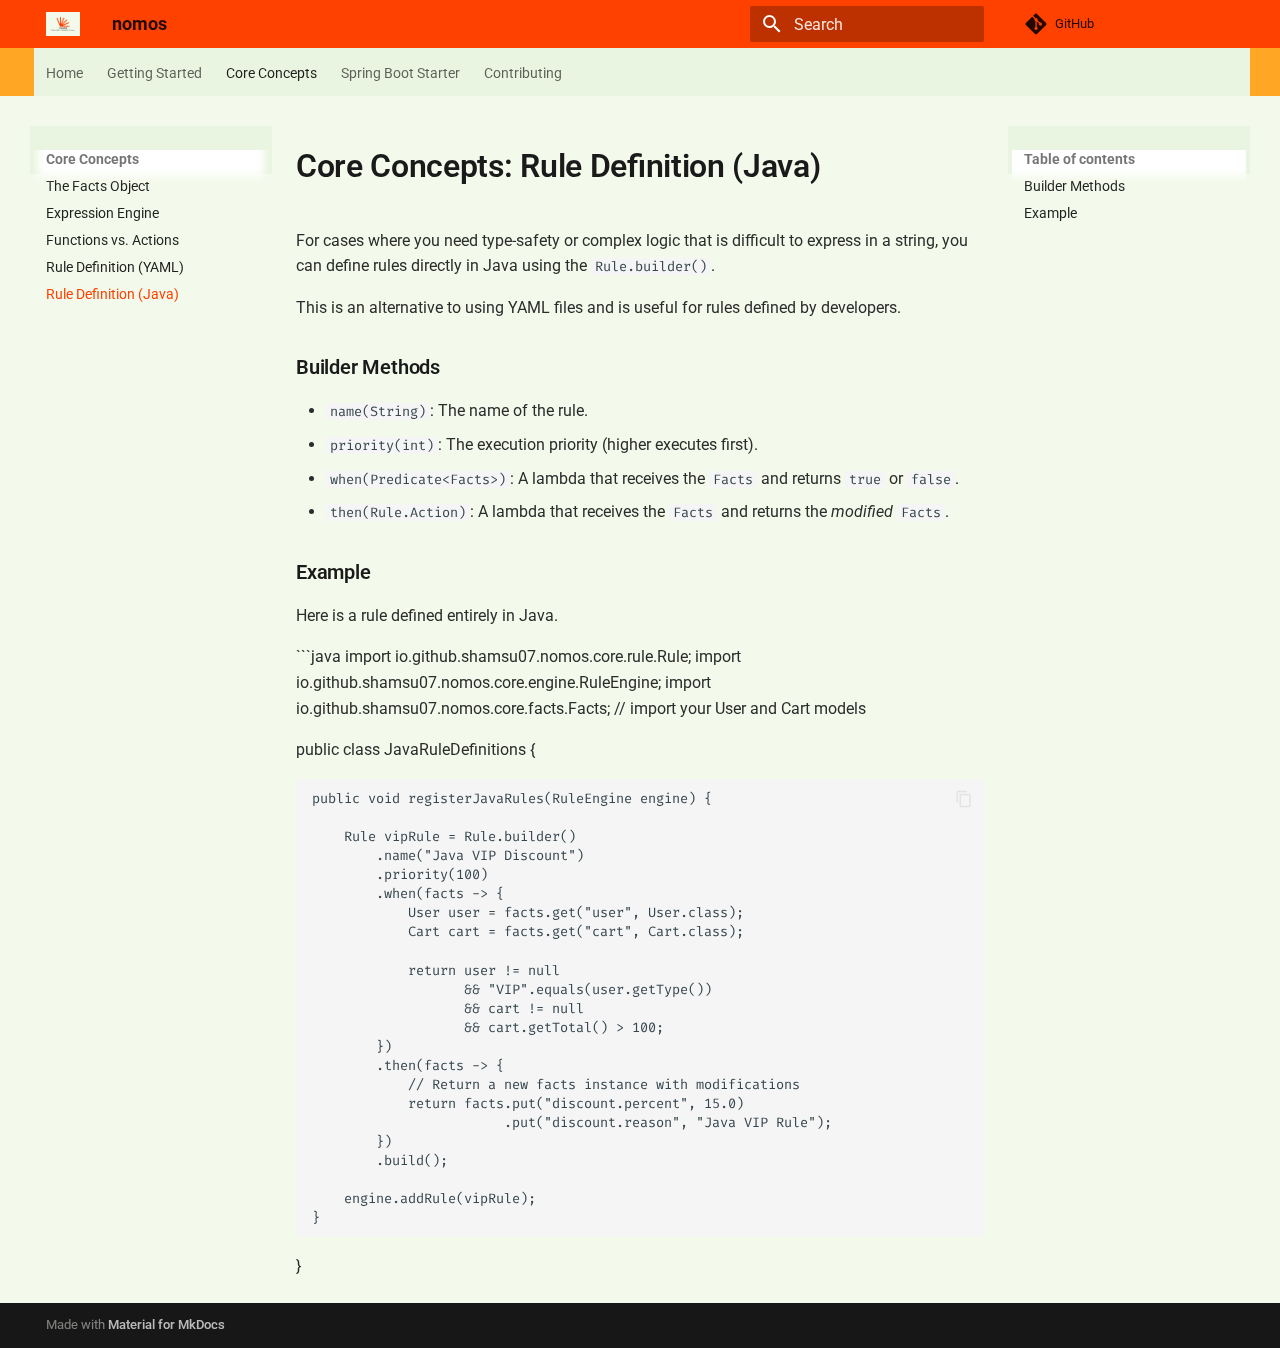
<file: core-concepts/java-rules/index.html>
<!doctype html>
<html lang="en" class="no-js">
  <head>
    
      <meta charset="utf-8">
      <meta name="viewport" content="width=device-width,initial-scale=1">
      
        <meta name="description" content="A fast, modern rule engine for Java.">
      
      
        <meta name="author" content="shamsu07">
      
      
      
        <link rel="prev" href="../yaml-rules/">
      
      
      
      <link rel="icon" href="../../assets/nomos.png">
      <meta name="generator" content="mkdocs-1.6.1, mkdocs-material-9.6.23">
    
    
      
        <title>Rule Definition (Java) - nomos</title>
      
    
    
      <link rel="stylesheet" href="../../assets/stylesheets/main.84d31ad4.min.css">
      
        
        <link rel="stylesheet" href="../../assets/stylesheets/palette.06af60db.min.css">
      
      


    
    
      
    
    
      
        
        
        <link rel="preconnect" href="https://fonts.gstatic.com" crossorigin>
        <link rel="stylesheet" href="https://fonts.googleapis.com/css?family=Roboto:300,300i,400,400i,700,700i%7CFira+Code:400,400i,700,700i&display=fallback">
        <style>:root{--md-text-font:"Roboto";--md-code-font:"Fira Code"}</style>
      
    
    
      <link rel="stylesheet" href="../../stylesheets/extra.css">
    
    <script>__md_scope=new URL("../..",location),__md_hash=e=>[...e].reduce(((e,_)=>(e<<5)-e+_.charCodeAt(0)),0),__md_get=(e,_=localStorage,t=__md_scope)=>JSON.parse(_.getItem(t.pathname+"."+e)),__md_set=(e,_,t=localStorage,a=__md_scope)=>{try{t.setItem(a.pathname+"."+e,JSON.stringify(_))}catch(e){}}</script>
    
      

    
    
    
  </head>
  
  
    
    
    
    
    
    <body dir="ltr" data-md-color-scheme="default" data-md-color-primary="orange" data-md-color-accent="blue">
  
    
    <input class="md-toggle" data-md-toggle="drawer" type="checkbox" id="__drawer" autocomplete="off">
    <input class="md-toggle" data-md-toggle="search" type="checkbox" id="__search" autocomplete="off">
    <label class="md-overlay" for="__drawer"></label>
    <div data-md-component="skip">
      
        
        <a href="#core-concepts-rule-definition-java" class="md-skip">
          Skip to content
        </a>
      
    </div>
    <div data-md-component="announce">
      
    </div>
    
    
      

<header class="md-header" data-md-component="header">
  <nav class="md-header__inner md-grid" aria-label="Header">
    <a href="../.." title="nomos" class="md-header__button md-logo" aria-label="nomos" data-md-component="logo">
      
  <img src="../../assets/nomos.png" alt="logo">

    </a>
    <label class="md-header__button md-icon" for="__drawer">
      
      <svg xmlns="http://www.w3.org/2000/svg" viewBox="0 0 24 24"><path d="M3 6h18v2H3zm0 5h18v2H3zm0 5h18v2H3z"/></svg>
    </label>
    <div class="md-header__title" data-md-component="header-title">
      <div class="md-header__ellipsis">
        <div class="md-header__topic">
          <span class="md-ellipsis">
            nomos
          </span>
        </div>
        <div class="md-header__topic" data-md-component="header-topic">
          <span class="md-ellipsis">
            
              Rule Definition (Java)
            
          </span>
        </div>
      </div>
    </div>
    
      
    
    
    
    
      
      
        <label class="md-header__button md-icon" for="__search">
          
          <svg xmlns="http://www.w3.org/2000/svg" viewBox="0 0 24 24"><path d="M9.5 3A6.5 6.5 0 0 1 16 9.5c0 1.61-.59 3.09-1.56 4.23l.27.27h.79l5 5-1.5 1.5-5-5v-.79l-.27-.27A6.52 6.52 0 0 1 9.5 16 6.5 6.5 0 0 1 3 9.5 6.5 6.5 0 0 1 9.5 3m0 2C7 5 5 7 5 9.5S7 14 9.5 14 14 12 14 9.5 12 5 9.5 5"/></svg>
        </label>
        <div class="md-search" data-md-component="search" role="dialog">
  <label class="md-search__overlay" for="__search"></label>
  <div class="md-search__inner" role="search">
    <form class="md-search__form" name="search">
      <input type="text" class="md-search__input" name="query" aria-label="Search" placeholder="Search" autocapitalize="off" autocorrect="off" autocomplete="off" spellcheck="false" data-md-component="search-query" required>
      <label class="md-search__icon md-icon" for="__search">
        
        <svg xmlns="http://www.w3.org/2000/svg" viewBox="0 0 24 24"><path d="M9.5 3A6.5 6.5 0 0 1 16 9.5c0 1.61-.59 3.09-1.56 4.23l.27.27h.79l5 5-1.5 1.5-5-5v-.79l-.27-.27A6.52 6.52 0 0 1 9.5 16 6.5 6.5 0 0 1 3 9.5 6.5 6.5 0 0 1 9.5 3m0 2C7 5 5 7 5 9.5S7 14 9.5 14 14 12 14 9.5 12 5 9.5 5"/></svg>
        
        <svg xmlns="http://www.w3.org/2000/svg" viewBox="0 0 24 24"><path d="M20 11v2H8l5.5 5.5-1.42 1.42L4.16 12l7.92-7.92L13.5 5.5 8 11z"/></svg>
      </label>
      <nav class="md-search__options" aria-label="Search">
        
        <button type="reset" class="md-search__icon md-icon" title="Clear" aria-label="Clear" tabindex="-1">
          
          <svg xmlns="http://www.w3.org/2000/svg" viewBox="0 0 24 24"><path d="M19 6.41 17.59 5 12 10.59 6.41 5 5 6.41 10.59 12 5 17.59 6.41 19 12 13.41 17.59 19 19 17.59 13.41 12z"/></svg>
        </button>
      </nav>
      
        <div class="md-search__suggest" data-md-component="search-suggest"></div>
      
    </form>
    <div class="md-search__output">
      <div class="md-search__scrollwrap" tabindex="0" data-md-scrollfix>
        <div class="md-search-result" data-md-component="search-result">
          <div class="md-search-result__meta">
            Initializing search
          </div>
          <ol class="md-search-result__list" role="presentation"></ol>
        </div>
      </div>
    </div>
  </div>
</div>
      
    
    
      <div class="md-header__source">
        <a href="https://github.com/shamsu07/nomos" title="Go to repository" class="md-source" data-md-component="source">
  <div class="md-source__icon md-icon">
    
    <svg xmlns="http://www.w3.org/2000/svg" viewBox="0 0 448 512"><!--! Font Awesome Free 7.1.0 by @fontawesome - https://fontawesome.com License - https://fontawesome.com/license/free (Icons: CC BY 4.0, Fonts: SIL OFL 1.1, Code: MIT License) Copyright 2025 Fonticons, Inc.--><path d="M439.6 236.1 244 40.5c-5.4-5.5-12.8-8.5-20.4-8.5s-15 3-20.4 8.4L162.5 81l51.5 51.5c27.1-9.1 52.7 16.8 43.4 43.7l49.7 49.7c34.2-11.8 61.2 31 35.5 56.7-26.5 26.5-70.2-2.9-56-37.3L240.3 199v121.9c25.3 12.5 22.3 41.8 9.1 55-6.4 6.4-15.2 10.1-24.3 10.1s-17.8-3.6-24.3-10.1c-17.6-17.6-11.1-46.9 11.2-56v-123c-20.8-8.5-24.6-30.7-18.6-45L142.6 101 8.5 235.1C3 240.6 0 247.9 0 255.5s3 15 8.5 20.4l195.6 195.7c5.4 5.4 12.7 8.4 20.4 8.4s15-3 20.4-8.4l194.7-194.7c5.4-5.4 8.4-12.8 8.4-20.4s-3-15-8.4-20.4"/></svg>
  </div>
  <div class="md-source__repository">
    GitHub
  </div>
</a>
      </div>
    
  </nav>
  
</header>
    
    <div class="md-container" data-md-component="container">
      
      
        
          
            
<nav class="md-tabs" aria-label="Tabs" data-md-component="tabs">
  <div class="md-grid">
    <ul class="md-tabs__list">
      
        
  
  
  
  
    <li class="md-tabs__item">
      <a href="../.." class="md-tabs__link">
        
  
  
    
  
  Home

      </a>
    </li>
  

      
        
  
  
  
  
    <li class="md-tabs__item">
      <a href="../../getting-started/" class="md-tabs__link">
        
  
  
    
  
  Getting Started

      </a>
    </li>
  

      
        
  
  
  
    
  
  
    
    
      <li class="md-tabs__item md-tabs__item--active">
        <a href="../facts/" class="md-tabs__link">
          
  
  
  Core Concepts

        </a>
      </li>
    
  

      
        
  
  
  
  
    <li class="md-tabs__item">
      <a href="../../spring-boot.md" class="md-tabs__link">
        
  
  
    
  
  Spring Boot Starter

      </a>
    </li>
  

      
        
  
  
  
  
    <li class="md-tabs__item">
      <a href="../../contributing.md" class="md-tabs__link">
        
  
  
    
  
  Contributing

      </a>
    </li>
  

      
    </ul>
  </div>
</nav>
          
        
      
      <main class="md-main" data-md-component="main">
        <div class="md-main__inner md-grid">
          
            
              
              <div class="md-sidebar md-sidebar--primary" data-md-component="sidebar" data-md-type="navigation" >
                <div class="md-sidebar__scrollwrap">
                  <div class="md-sidebar__inner">
                    


  


<nav class="md-nav md-nav--primary md-nav--lifted" aria-label="Navigation" data-md-level="0">
  <label class="md-nav__title" for="__drawer">
    <a href="../.." title="nomos" class="md-nav__button md-logo" aria-label="nomos" data-md-component="logo">
      
  <img src="../../assets/nomos.png" alt="logo">

    </a>
    nomos
  </label>
  
    <div class="md-nav__source">
      <a href="https://github.com/shamsu07/nomos" title="Go to repository" class="md-source" data-md-component="source">
  <div class="md-source__icon md-icon">
    
    <svg xmlns="http://www.w3.org/2000/svg" viewBox="0 0 448 512"><!--! Font Awesome Free 7.1.0 by @fontawesome - https://fontawesome.com License - https://fontawesome.com/license/free (Icons: CC BY 4.0, Fonts: SIL OFL 1.1, Code: MIT License) Copyright 2025 Fonticons, Inc.--><path d="M439.6 236.1 244 40.5c-5.4-5.5-12.8-8.5-20.4-8.5s-15 3-20.4 8.4L162.5 81l51.5 51.5c27.1-9.1 52.7 16.8 43.4 43.7l49.7 49.7c34.2-11.8 61.2 31 35.5 56.7-26.5 26.5-70.2-2.9-56-37.3L240.3 199v121.9c25.3 12.5 22.3 41.8 9.1 55-6.4 6.4-15.2 10.1-24.3 10.1s-17.8-3.6-24.3-10.1c-17.6-17.6-11.1-46.9 11.2-56v-123c-20.8-8.5-24.6-30.7-18.6-45L142.6 101 8.5 235.1C3 240.6 0 247.9 0 255.5s3 15 8.5 20.4l195.6 195.7c5.4 5.4 12.7 8.4 20.4 8.4s15-3 20.4-8.4l194.7-194.7c5.4-5.4 8.4-12.8 8.4-20.4s-3-15-8.4-20.4"/></svg>
  </div>
  <div class="md-source__repository">
    GitHub
  </div>
</a>
    </div>
  
  <ul class="md-nav__list" data-md-scrollfix>
    
      
      
  
  
  
  
    <li class="md-nav__item">
      <a href="../.." class="md-nav__link">
        
  
  
  <span class="md-ellipsis">
    Home
    
  </span>
  

      </a>
    </li>
  

    
      
      
  
  
  
  
    <li class="md-nav__item">
      <a href="../../getting-started/" class="md-nav__link">
        
  
  
  <span class="md-ellipsis">
    Getting Started
    
  </span>
  

      </a>
    </li>
  

    
      
      
  
  
    
  
  
  
    
    
    
    
      
        
        
      
      
    
    
    <li class="md-nav__item md-nav__item--active md-nav__item--section md-nav__item--nested">
      
        
        
        <input class="md-nav__toggle md-toggle " type="checkbox" id="__nav_3" checked>
        
          
          <label class="md-nav__link" for="__nav_3" id="__nav_3_label" tabindex="">
            
  
  
  <span class="md-ellipsis">
    Core Concepts
    
  </span>
  

            <span class="md-nav__icon md-icon"></span>
          </label>
        
        <nav class="md-nav" data-md-level="1" aria-labelledby="__nav_3_label" aria-expanded="true">
          <label class="md-nav__title" for="__nav_3">
            <span class="md-nav__icon md-icon"></span>
            Core Concepts
          </label>
          <ul class="md-nav__list" data-md-scrollfix>
            
              
                
  
  
  
  
    <li class="md-nav__item">
      <a href="../facts/" class="md-nav__link">
        
  
  
  <span class="md-ellipsis">
    The Facts Object
    
  </span>
  

      </a>
    </li>
  

              
            
              
                
  
  
  
  
    <li class="md-nav__item">
      <a href="../expressions/" class="md-nav__link">
        
  
  
  <span class="md-ellipsis">
    Expression Engine
    
  </span>
  

      </a>
    </li>
  

              
            
              
                
  
  
  
  
    <li class="md-nav__item">
      <a href="../functions-actions/" class="md-nav__link">
        
  
  
  <span class="md-ellipsis">
    Functions vs. Actions
    
  </span>
  

      </a>
    </li>
  

              
            
              
                
  
  
  
  
    <li class="md-nav__item">
      <a href="../yaml-rules/" class="md-nav__link">
        
  
  
  <span class="md-ellipsis">
    Rule Definition (YAML)
    
  </span>
  

      </a>
    </li>
  

              
            
              
                
  
  
    
  
  
  
    <li class="md-nav__item md-nav__item--active">
      
      <input class="md-nav__toggle md-toggle" type="checkbox" id="__toc">
      
      
        
      
      
        <label class="md-nav__link md-nav__link--active" for="__toc">
          
  
  
  <span class="md-ellipsis">
    Rule Definition (Java)
    
  </span>
  

          <span class="md-nav__icon md-icon"></span>
        </label>
      
      <a href="./" class="md-nav__link md-nav__link--active">
        
  
  
  <span class="md-ellipsis">
    Rule Definition (Java)
    
  </span>
  

      </a>
      
        

<nav class="md-nav md-nav--secondary" aria-label="Table of contents">
  
  
  
    
  
  
    <label class="md-nav__title" for="__toc">
      <span class="md-nav__icon md-icon"></span>
      Table of contents
    </label>
    <ul class="md-nav__list" data-md-component="toc" data-md-scrollfix>
      
        <li class="md-nav__item">
  <a href="#builder-methods" class="md-nav__link">
    <span class="md-ellipsis">
      Builder Methods
    </span>
  </a>
  
</li>
      
        <li class="md-nav__item">
  <a href="#example" class="md-nav__link">
    <span class="md-ellipsis">
      Example
    </span>
  </a>
  
</li>
      
    </ul>
  
</nav>
      
    </li>
  

              
            
          </ul>
        </nav>
      
    </li>
  

    
      
      
  
  
  
  
    <li class="md-nav__item">
      <a href="../../spring-boot.md" class="md-nav__link">
        
  
  
  <span class="md-ellipsis">
    Spring Boot Starter
    
  </span>
  

      </a>
    </li>
  

    
      
      
  
  
  
  
    <li class="md-nav__item">
      <a href="../../contributing.md" class="md-nav__link">
        
  
  
  <span class="md-ellipsis">
    Contributing
    
  </span>
  

      </a>
    </li>
  

    
  </ul>
</nav>
                  </div>
                </div>
              </div>
            
            
              
              <div class="md-sidebar md-sidebar--secondary" data-md-component="sidebar" data-md-type="toc" >
                <div class="md-sidebar__scrollwrap">
                  <div class="md-sidebar__inner">
                    

<nav class="md-nav md-nav--secondary" aria-label="Table of contents">
  
  
  
    
  
  
    <label class="md-nav__title" for="__toc">
      <span class="md-nav__icon md-icon"></span>
      Table of contents
    </label>
    <ul class="md-nav__list" data-md-component="toc" data-md-scrollfix>
      
        <li class="md-nav__item">
  <a href="#builder-methods" class="md-nav__link">
    <span class="md-ellipsis">
      Builder Methods
    </span>
  </a>
  
</li>
      
        <li class="md-nav__item">
  <a href="#example" class="md-nav__link">
    <span class="md-ellipsis">
      Example
    </span>
  </a>
  
</li>
      
    </ul>
  
</nav>
                  </div>
                </div>
              </div>
            
          
          
            <div class="md-content" data-md-component="content">
              <article class="md-content__inner md-typeset">
                
                  



<h1 id="core-concepts-rule-definition-java">Core Concepts: Rule Definition (Java)<a class="headerlink" href="#core-concepts-rule-definition-java" title="Permanent link">&para;</a></h1>
<p>For cases where you need type-safety or complex logic that is difficult to express in a string, you can define rules directly in Java using the <code>Rule.builder()</code>.</p>
<p>This is an alternative to using YAML files and is useful for rules defined by developers.</p>
<h3 id="builder-methods">Builder Methods<a class="headerlink" href="#builder-methods" title="Permanent link">&para;</a></h3>
<ul>
<li><code>name(String)</code>: The name of the rule.</li>
<li><code>priority(int)</code>: The execution priority (higher executes first).</li>
<li><code>when(Predicate&lt;Facts&gt;)</code>: A lambda that receives the <code>Facts</code> and returns <code>true</code> or <code>false</code>.</li>
<li><code>then(Rule.Action)</code>: A lambda that receives the <code>Facts</code> and returns the <em>modified</em> <code>Facts</code>.</li>
</ul>
<h3 id="example">Example<a class="headerlink" href="#example" title="Permanent link">&para;</a></h3>
<p>Here is a rule defined entirely in Java.</p>
<p>```java
import io.github.shamsu07.nomos.core.rule.Rule;
import io.github.shamsu07.nomos.core.engine.RuleEngine;
import io.github.shamsu07.nomos.core.facts.Facts;
// import your User and Cart models</p>
<p>public class JavaRuleDefinitions {</p>
<div class="highlight"><pre><span></span><code>public void registerJavaRules(RuleEngine engine) {

    Rule vipRule = Rule.builder()
        .name(&quot;Java VIP Discount&quot;)
        .priority(100)
        .when(facts -&gt; {
            User user = facts.get(&quot;user&quot;, User.class);
            Cart cart = facts.get(&quot;cart&quot;, Cart.class);

            return user != null 
                   &amp;&amp; &quot;VIP&quot;.equals(user.getType())
                   &amp;&amp; cart != null
                   &amp;&amp; cart.getTotal() &gt; 100;
        })
        .then(facts -&gt; {
            // Return a new facts instance with modifications
            return facts.put(&quot;discount.percent&quot;, 15.0)
                        .put(&quot;discount.reason&quot;, &quot;Java VIP Rule&quot;);
        })
        .build();

    engine.addRule(vipRule);
}
</code></pre></div>
<p>}</p>












                
              </article>
            </div>
          
          
<script>var target=document.getElementById(location.hash.slice(1));target&&target.name&&(target.checked=target.name.startsWith("__tabbed_"))</script>
        </div>
        
          <button type="button" class="md-top md-icon" data-md-component="top" hidden>
  
  <svg xmlns="http://www.w3.org/2000/svg" viewBox="0 0 24 24"><path d="M13 20h-2V8l-5.5 5.5-1.42-1.42L12 4.16l7.92 7.92-1.42 1.42L13 8z"/></svg>
  Back to top
</button>
        
      </main>
      
        <footer class="md-footer">
  
  <div class="md-footer-meta md-typeset">
    <div class="md-footer-meta__inner md-grid">
      <div class="md-copyright">
  
  
    Made with
    <a href="https://squidfunk.github.io/mkdocs-material/" target="_blank" rel="noopener">
      Material for MkDocs
    </a>
  
</div>
      
    </div>
  </div>
</footer>
      
    </div>
    <div class="md-dialog" data-md-component="dialog">
      <div class="md-dialog__inner md-typeset"></div>
    </div>
    
    
    
      
      <script id="__config" type="application/json">{"base": "../..", "features": ["navigation.tabs", "navigation.top", "search.suggest", "search.highlight", "content.code.annotate", "content.code.copy"], "search": "../../assets/javascripts/workers/search.973d3a69.min.js", "tags": null, "translations": {"clipboard.copied": "Copied to clipboard", "clipboard.copy": "Copy to clipboard", "search.result.more.one": "1 more on this page", "search.result.more.other": "# more on this page", "search.result.none": "No matching documents", "search.result.one": "1 matching document", "search.result.other": "# matching documents", "search.result.placeholder": "Type to start searching", "search.result.term.missing": "Missing", "select.version": "Select version"}, "version": null}</script>
    
    
      <script src="../../assets/javascripts/bundle.f55a23d4.min.js"></script>
      
    
  </body>
</html>
</file>
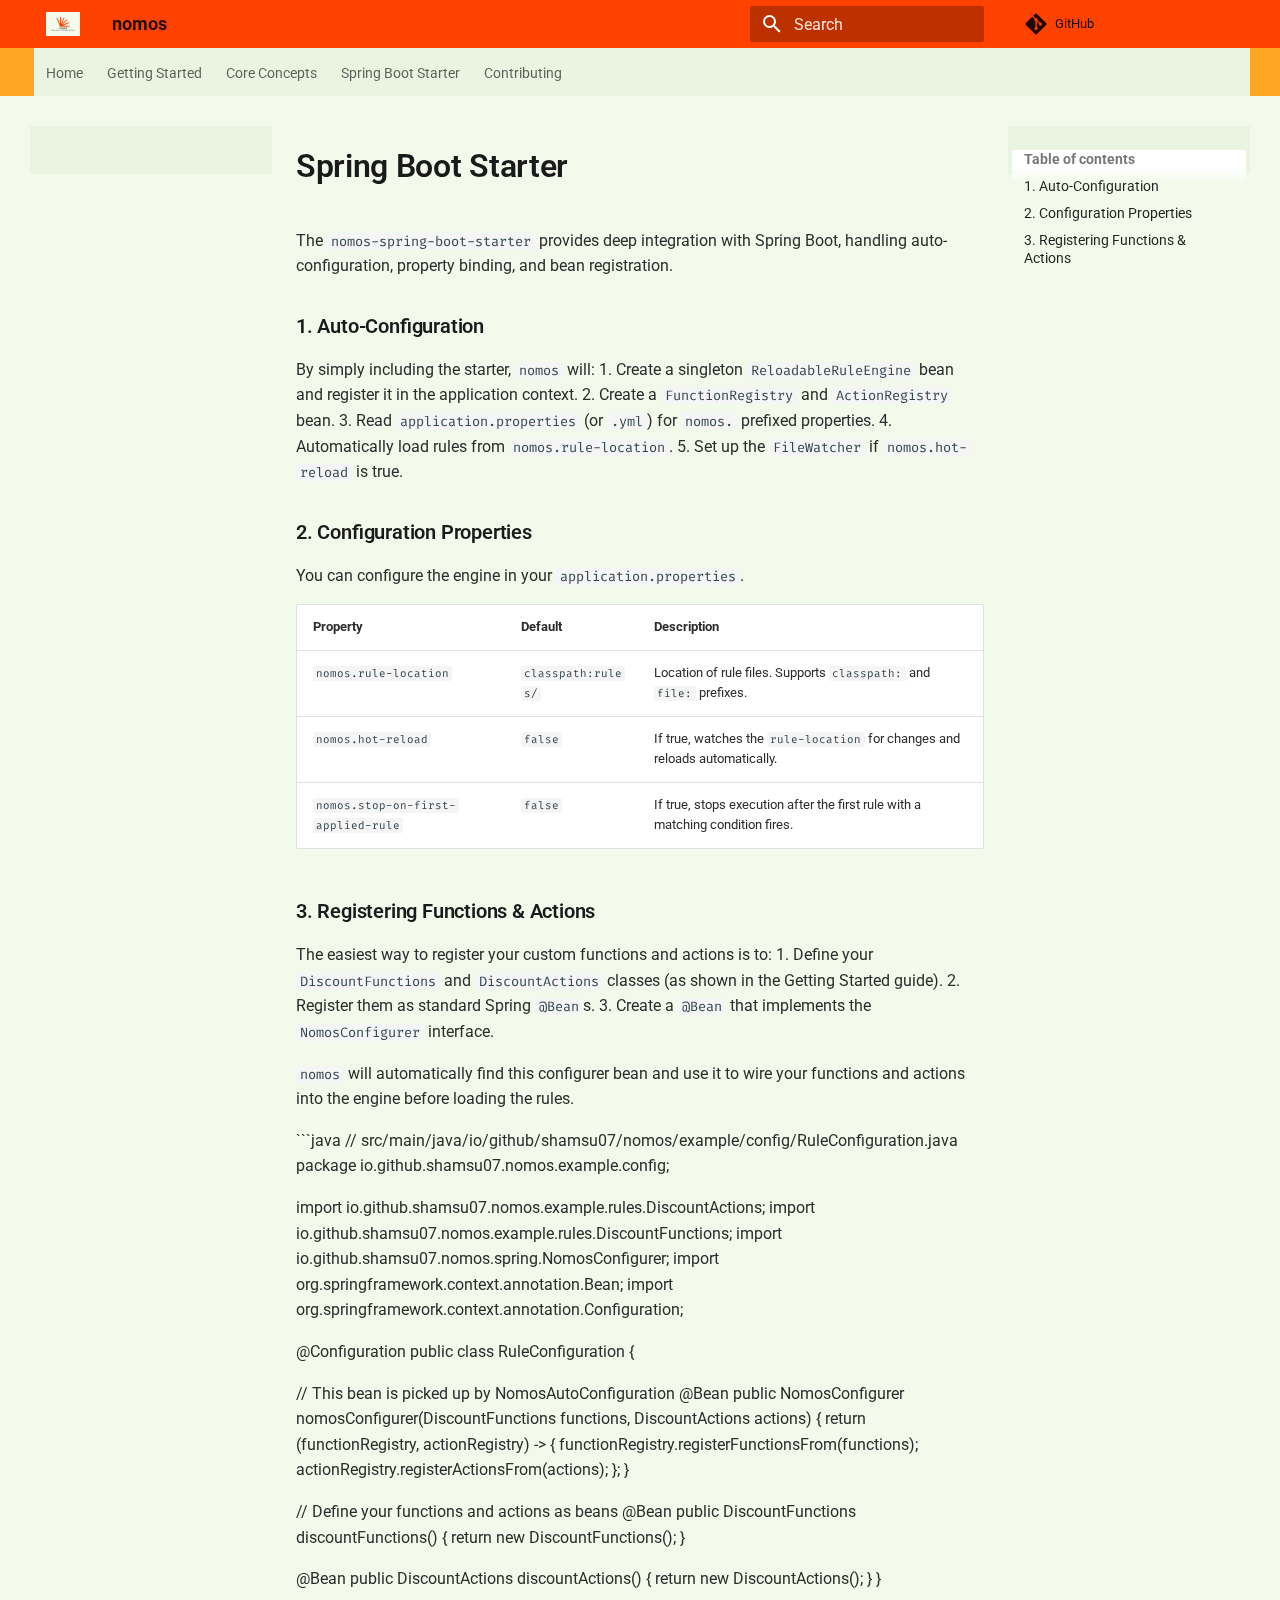
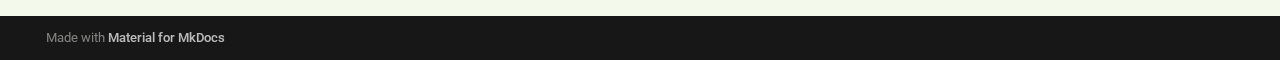
<file: core-concepts/spring-boot/index.html>
<!doctype html>
<html lang="en" class="no-js">
  <head>
    
      <meta charset="utf-8">
      <meta name="viewport" content="width=device-width,initial-scale=1">
      
        <meta name="description" content="A fast, modern rule engine for Java.">
      
      
        <meta name="author" content="shamsu07">
      
      
      
      
      
      <link rel="icon" href="../../assets/nomos.png">
      <meta name="generator" content="mkdocs-1.6.1, mkdocs-material-9.6.23">
    
    
      
        <title>Spring Boot Starter - nomos</title>
      
    
    
      <link rel="stylesheet" href="../../assets/stylesheets/main.84d31ad4.min.css">
      
        
        <link rel="stylesheet" href="../../assets/stylesheets/palette.06af60db.min.css">
      
      


    
    
      
    
    
      
        
        
        <link rel="preconnect" href="https://fonts.gstatic.com" crossorigin>
        <link rel="stylesheet" href="https://fonts.googleapis.com/css?family=Roboto:300,300i,400,400i,700,700i%7CFira+Code:400,400i,700,700i&display=fallback">
        <style>:root{--md-text-font:"Roboto";--md-code-font:"Fira Code"}</style>
      
    
    
      <link rel="stylesheet" href="../../stylesheets/extra.css">
    
    <script>__md_scope=new URL("../..",location),__md_hash=e=>[...e].reduce(((e,_)=>(e<<5)-e+_.charCodeAt(0)),0),__md_get=(e,_=localStorage,t=__md_scope)=>JSON.parse(_.getItem(t.pathname+"."+e)),__md_set=(e,_,t=localStorage,a=__md_scope)=>{try{t.setItem(a.pathname+"."+e,JSON.stringify(_))}catch(e){}}</script>
    
      

    
    
    
  </head>
  
  
    
    
    
    
    
    <body dir="ltr" data-md-color-scheme="default" data-md-color-primary="orange" data-md-color-accent="blue">
  
    
    <input class="md-toggle" data-md-toggle="drawer" type="checkbox" id="__drawer" autocomplete="off">
    <input class="md-toggle" data-md-toggle="search" type="checkbox" id="__search" autocomplete="off">
    <label class="md-overlay" for="__drawer"></label>
    <div data-md-component="skip">
      
        
        <a href="#spring-boot-starter" class="md-skip">
          Skip to content
        </a>
      
    </div>
    <div data-md-component="announce">
      
    </div>
    
    
      

<header class="md-header" data-md-component="header">
  <nav class="md-header__inner md-grid" aria-label="Header">
    <a href="../.." title="nomos" class="md-header__button md-logo" aria-label="nomos" data-md-component="logo">
      
  <img src="../../assets/nomos.png" alt="logo">

    </a>
    <label class="md-header__button md-icon" for="__drawer">
      
      <svg xmlns="http://www.w3.org/2000/svg" viewBox="0 0 24 24"><path d="M3 6h18v2H3zm0 5h18v2H3zm0 5h18v2H3z"/></svg>
    </label>
    <div class="md-header__title" data-md-component="header-title">
      <div class="md-header__ellipsis">
        <div class="md-header__topic">
          <span class="md-ellipsis">
            nomos
          </span>
        </div>
        <div class="md-header__topic" data-md-component="header-topic">
          <span class="md-ellipsis">
            
              Spring Boot Starter
            
          </span>
        </div>
      </div>
    </div>
    
      
    
    
    
    
      
      
        <label class="md-header__button md-icon" for="__search">
          
          <svg xmlns="http://www.w3.org/2000/svg" viewBox="0 0 24 24"><path d="M9.5 3A6.5 6.5 0 0 1 16 9.5c0 1.61-.59 3.09-1.56 4.23l.27.27h.79l5 5-1.5 1.5-5-5v-.79l-.27-.27A6.52 6.52 0 0 1 9.5 16 6.5 6.5 0 0 1 3 9.5 6.5 6.5 0 0 1 9.5 3m0 2C7 5 5 7 5 9.5S7 14 9.5 14 14 12 14 9.5 12 5 9.5 5"/></svg>
        </label>
        <div class="md-search" data-md-component="search" role="dialog">
  <label class="md-search__overlay" for="__search"></label>
  <div class="md-search__inner" role="search">
    <form class="md-search__form" name="search">
      <input type="text" class="md-search__input" name="query" aria-label="Search" placeholder="Search" autocapitalize="off" autocorrect="off" autocomplete="off" spellcheck="false" data-md-component="search-query" required>
      <label class="md-search__icon md-icon" for="__search">
        
        <svg xmlns="http://www.w3.org/2000/svg" viewBox="0 0 24 24"><path d="M9.5 3A6.5 6.5 0 0 1 16 9.5c0 1.61-.59 3.09-1.56 4.23l.27.27h.79l5 5-1.5 1.5-5-5v-.79l-.27-.27A6.52 6.52 0 0 1 9.5 16 6.5 6.5 0 0 1 3 9.5 6.5 6.5 0 0 1 9.5 3m0 2C7 5 5 7 5 9.5S7 14 9.5 14 14 12 14 9.5 12 5 9.5 5"/></svg>
        
        <svg xmlns="http://www.w3.org/2000/svg" viewBox="0 0 24 24"><path d="M20 11v2H8l5.5 5.5-1.42 1.42L4.16 12l7.92-7.92L13.5 5.5 8 11z"/></svg>
      </label>
      <nav class="md-search__options" aria-label="Search">
        
        <button type="reset" class="md-search__icon md-icon" title="Clear" aria-label="Clear" tabindex="-1">
          
          <svg xmlns="http://www.w3.org/2000/svg" viewBox="0 0 24 24"><path d="M19 6.41 17.59 5 12 10.59 6.41 5 5 6.41 10.59 12 5 17.59 6.41 19 12 13.41 17.59 19 19 17.59 13.41 12z"/></svg>
        </button>
      </nav>
      
        <div class="md-search__suggest" data-md-component="search-suggest"></div>
      
    </form>
    <div class="md-search__output">
      <div class="md-search__scrollwrap" tabindex="0" data-md-scrollfix>
        <div class="md-search-result" data-md-component="search-result">
          <div class="md-search-result__meta">
            Initializing search
          </div>
          <ol class="md-search-result__list" role="presentation"></ol>
        </div>
      </div>
    </div>
  </div>
</div>
      
    
    
      <div class="md-header__source">
        <a href="https://github.com/shamsu07/nomos" title="Go to repository" class="md-source" data-md-component="source">
  <div class="md-source__icon md-icon">
    
    <svg xmlns="http://www.w3.org/2000/svg" viewBox="0 0 448 512"><!--! Font Awesome Free 7.1.0 by @fontawesome - https://fontawesome.com License - https://fontawesome.com/license/free (Icons: CC BY 4.0, Fonts: SIL OFL 1.1, Code: MIT License) Copyright 2025 Fonticons, Inc.--><path d="M439.6 236.1 244 40.5c-5.4-5.5-12.8-8.5-20.4-8.5s-15 3-20.4 8.4L162.5 81l51.5 51.5c27.1-9.1 52.7 16.8 43.4 43.7l49.7 49.7c34.2-11.8 61.2 31 35.5 56.7-26.5 26.5-70.2-2.9-56-37.3L240.3 199v121.9c25.3 12.5 22.3 41.8 9.1 55-6.4 6.4-15.2 10.1-24.3 10.1s-17.8-3.6-24.3-10.1c-17.6-17.6-11.1-46.9 11.2-56v-123c-20.8-8.5-24.6-30.7-18.6-45L142.6 101 8.5 235.1C3 240.6 0 247.9 0 255.5s3 15 8.5 20.4l195.6 195.7c5.4 5.4 12.7 8.4 20.4 8.4s15-3 20.4-8.4l194.7-194.7c5.4-5.4 8.4-12.8 8.4-20.4s-3-15-8.4-20.4"/></svg>
  </div>
  <div class="md-source__repository">
    GitHub
  </div>
</a>
      </div>
    
  </nav>
  
</header>
    
    <div class="md-container" data-md-component="container">
      
      
        
          
            
<nav class="md-tabs" aria-label="Tabs" data-md-component="tabs">
  <div class="md-grid">
    <ul class="md-tabs__list">
      
        
  
  
  
  
    <li class="md-tabs__item">
      <a href="../.." class="md-tabs__link">
        
  
  
    
  
  Home

      </a>
    </li>
  

      
        
  
  
  
  
    <li class="md-tabs__item">
      <a href="../../getting-started/" class="md-tabs__link">
        
  
  
    
  
  Getting Started

      </a>
    </li>
  

      
        
  
  
  
  
    
    
      <li class="md-tabs__item">
        <a href="../facts/" class="md-tabs__link">
          
  
  
  Core Concepts

        </a>
      </li>
    
  

      
        
  
  
  
  
    <li class="md-tabs__item">
      <a href="../../spring-boot.md" class="md-tabs__link">
        
  
  
    
  
  Spring Boot Starter

      </a>
    </li>
  

      
        
  
  
  
  
    <li class="md-tabs__item">
      <a href="../../contributing.md" class="md-tabs__link">
        
  
  
    
  
  Contributing

      </a>
    </li>
  

      
    </ul>
  </div>
</nav>
          
        
      
      <main class="md-main" data-md-component="main">
        <div class="md-main__inner md-grid">
          
            
              
              <div class="md-sidebar md-sidebar--primary" data-md-component="sidebar" data-md-type="navigation" >
                <div class="md-sidebar__scrollwrap">
                  <div class="md-sidebar__inner">
                    


  


<nav class="md-nav md-nav--primary md-nav--lifted" aria-label="Navigation" data-md-level="0">
  <label class="md-nav__title" for="__drawer">
    <a href="../.." title="nomos" class="md-nav__button md-logo" aria-label="nomos" data-md-component="logo">
      
  <img src="../../assets/nomos.png" alt="logo">

    </a>
    nomos
  </label>
  
    <div class="md-nav__source">
      <a href="https://github.com/shamsu07/nomos" title="Go to repository" class="md-source" data-md-component="source">
  <div class="md-source__icon md-icon">
    
    <svg xmlns="http://www.w3.org/2000/svg" viewBox="0 0 448 512"><!--! Font Awesome Free 7.1.0 by @fontawesome - https://fontawesome.com License - https://fontawesome.com/license/free (Icons: CC BY 4.0, Fonts: SIL OFL 1.1, Code: MIT License) Copyright 2025 Fonticons, Inc.--><path d="M439.6 236.1 244 40.5c-5.4-5.5-12.8-8.5-20.4-8.5s-15 3-20.4 8.4L162.5 81l51.5 51.5c27.1-9.1 52.7 16.8 43.4 43.7l49.7 49.7c34.2-11.8 61.2 31 35.5 56.7-26.5 26.5-70.2-2.9-56-37.3L240.3 199v121.9c25.3 12.5 22.3 41.8 9.1 55-6.4 6.4-15.2 10.1-24.3 10.1s-17.8-3.6-24.3-10.1c-17.6-17.6-11.1-46.9 11.2-56v-123c-20.8-8.5-24.6-30.7-18.6-45L142.6 101 8.5 235.1C3 240.6 0 247.9 0 255.5s3 15 8.5 20.4l195.6 195.7c5.4 5.4 12.7 8.4 20.4 8.4s15-3 20.4-8.4l194.7-194.7c5.4-5.4 8.4-12.8 8.4-20.4s-3-15-8.4-20.4"/></svg>
  </div>
  <div class="md-source__repository">
    GitHub
  </div>
</a>
    </div>
  
  <ul class="md-nav__list" data-md-scrollfix>
    
      
      
  
  
  
  
    <li class="md-nav__item">
      <a href="../.." class="md-nav__link">
        
  
  
  <span class="md-ellipsis">
    Home
    
  </span>
  

      </a>
    </li>
  

    
      
      
  
  
  
  
    <li class="md-nav__item">
      <a href="../../getting-started/" class="md-nav__link">
        
  
  
  <span class="md-ellipsis">
    Getting Started
    
  </span>
  

      </a>
    </li>
  

    
      
      
  
  
  
  
    
    
    
    
      
      
    
    
    <li class="md-nav__item md-nav__item--nested">
      
        
        
        <input class="md-nav__toggle md-toggle " type="checkbox" id="__nav_3" >
        
          
          <label class="md-nav__link" for="__nav_3" id="__nav_3_label" tabindex="0">
            
  
  
  <span class="md-ellipsis">
    Core Concepts
    
  </span>
  

            <span class="md-nav__icon md-icon"></span>
          </label>
        
        <nav class="md-nav" data-md-level="1" aria-labelledby="__nav_3_label" aria-expanded="false">
          <label class="md-nav__title" for="__nav_3">
            <span class="md-nav__icon md-icon"></span>
            Core Concepts
          </label>
          <ul class="md-nav__list" data-md-scrollfix>
            
              
                
  
  
  
  
    <li class="md-nav__item">
      <a href="../facts/" class="md-nav__link">
        
  
  
  <span class="md-ellipsis">
    The Facts Object
    
  </span>
  

      </a>
    </li>
  

              
            
              
                
  
  
  
  
    <li class="md-nav__item">
      <a href="../expressions/" class="md-nav__link">
        
  
  
  <span class="md-ellipsis">
    Expression Engine
    
  </span>
  

      </a>
    </li>
  

              
            
              
                
  
  
  
  
    <li class="md-nav__item">
      <a href="../functions-actions/" class="md-nav__link">
        
  
  
  <span class="md-ellipsis">
    Functions vs. Actions
    
  </span>
  

      </a>
    </li>
  

              
            
              
                
  
  
  
  
    <li class="md-nav__item">
      <a href="../yaml-rules/" class="md-nav__link">
        
  
  
  <span class="md-ellipsis">
    Rule Definition (YAML)
    
  </span>
  

      </a>
    </li>
  

              
            
              
                
  
  
  
  
    <li class="md-nav__item">
      <a href="../java-rules/" class="md-nav__link">
        
  
  
  <span class="md-ellipsis">
    Rule Definition (Java)
    
  </span>
  

      </a>
    </li>
  

              
            
          </ul>
        </nav>
      
    </li>
  

    
      
      
  
  
  
  
    <li class="md-nav__item">
      <a href="../../spring-boot.md" class="md-nav__link">
        
  
  
  <span class="md-ellipsis">
    Spring Boot Starter
    
  </span>
  

      </a>
    </li>
  

    
      
      
  
  
  
  
    <li class="md-nav__item">
      <a href="../../contributing.md" class="md-nav__link">
        
  
  
  <span class="md-ellipsis">
    Contributing
    
  </span>
  

      </a>
    </li>
  

    
  </ul>
</nav>
                  </div>
                </div>
              </div>
            
            
              
              <div class="md-sidebar md-sidebar--secondary" data-md-component="sidebar" data-md-type="toc" >
                <div class="md-sidebar__scrollwrap">
                  <div class="md-sidebar__inner">
                    

<nav class="md-nav md-nav--secondary" aria-label="Table of contents">
  
  
  
    
  
  
    <label class="md-nav__title" for="__toc">
      <span class="md-nav__icon md-icon"></span>
      Table of contents
    </label>
    <ul class="md-nav__list" data-md-component="toc" data-md-scrollfix>
      
        <li class="md-nav__item">
  <a href="#1-auto-configuration" class="md-nav__link">
    <span class="md-ellipsis">
      1. Auto-Configuration
    </span>
  </a>
  
</li>
      
        <li class="md-nav__item">
  <a href="#2-configuration-properties" class="md-nav__link">
    <span class="md-ellipsis">
      2. Configuration Properties
    </span>
  </a>
  
</li>
      
        <li class="md-nav__item">
  <a href="#3-registering-functions-actions" class="md-nav__link">
    <span class="md-ellipsis">
      3. Registering Functions &amp; Actions
    </span>
  </a>
  
</li>
      
    </ul>
  
</nav>
                  </div>
                </div>
              </div>
            
          
          
            <div class="md-content" data-md-component="content">
              <article class="md-content__inner md-typeset">
                
                  



<h1 id="spring-boot-starter">Spring Boot Starter<a class="headerlink" href="#spring-boot-starter" title="Permanent link">&para;</a></h1>
<p>The <code>nomos-spring-boot-starter</code> provides deep integration with Spring Boot, handling auto-configuration, property binding, and bean registration.</p>
<h3 id="1-auto-configuration">1. Auto-Configuration<a class="headerlink" href="#1-auto-configuration" title="Permanent link">&para;</a></h3>
<p>By simply including the starter, <code>nomos</code> will:
1.  Create a singleton <code>ReloadableRuleEngine</code> bean and register it in the application context.
2.  Create a <code>FunctionRegistry</code> and <code>ActionRegistry</code> bean.
3.  Read <code>application.properties</code> (or <code>.yml</code>) for <code>nomos.</code> prefixed properties.
4.  Automatically load rules from <code>nomos.rule-location</code>.
5.  Set up the <code>FileWatcher</code> if <code>nomos.hot-reload</code> is true.</p>
<h3 id="2-configuration-properties">2. Configuration Properties<a class="headerlink" href="#2-configuration-properties" title="Permanent link">&para;</a></h3>
<p>You can configure the engine in your <code>application.properties</code>.</p>
<table>
<thead>
<tr>
<th>Property</th>
<th>Default</th>
<th>Description</th>
</tr>
</thead>
<tbody>
<tr>
<td><code>nomos.rule-location</code></td>
<td><code>classpath:rules/</code></td>
<td>Location of rule files. Supports <code>classpath:</code> and <code>file:</code> prefixes.</td>
</tr>
<tr>
<td><code>nomos.hot-reload</code></td>
<td><code>false</code></td>
<td>If true, watches the <code>rule-location</code> for changes and reloads automatically.</td>
</tr>
<tr>
<td><code>nomos.stop-on-first-applied-rule</code></td>
<td><code>false</code></td>
<td>If true, stops execution after the first rule with a matching condition fires.</td>
</tr>
</tbody>
</table>
<h3 id="3-registering-functions-actions">3. Registering Functions &amp; Actions<a class="headerlink" href="#3-registering-functions-actions" title="Permanent link">&para;</a></h3>
<p>The easiest way to register your custom functions and actions is to:
1.  Define your <code>DiscountFunctions</code> and <code>DiscountActions</code> classes (as shown in the Getting Started guide).
2.  Register them as standard Spring <code>@Bean</code>s.
3.  Create a <code>@Bean</code> that implements the <code>NomosConfigurer</code> interface.</p>
<p><code>nomos</code> will automatically find this configurer bean and use it to wire your functions and actions into the engine before loading the rules.</p>
<p>```java
// src/main/java/io/github/shamsu07/nomos/example/config/RuleConfiguration.java
package io.github.shamsu07.nomos.example.config;</p>
<p>import io.github.shamsu07.nomos.example.rules.DiscountActions;
import io.github.shamsu07.nomos.example.rules.DiscountFunctions;
import io.github.shamsu07.nomos.spring.NomosConfigurer;
import org.springframework.context.annotation.Bean;
import org.springframework.context.annotation.Configuration;</p>
<p>@Configuration
public class RuleConfiguration {</p>
<p>// This bean is picked up by NomosAutoConfiguration
  @Bean
  public NomosConfigurer nomosConfigurer(DiscountFunctions functions, DiscountActions actions) {
    return (functionRegistry, actionRegistry) -&gt; {
      functionRegistry.registerFunctionsFrom(functions);
      actionRegistry.registerActionsFrom(actions);
    };
  }</p>
<p>// Define your functions and actions as beans
  @Bean
  public DiscountFunctions discountFunctions() {
    return new DiscountFunctions();
  }</p>
<p>@Bean
  public DiscountActions discountActions() {
    return new DiscountActions();
  }
}</p>












                
              </article>
            </div>
          
          
<script>var target=document.getElementById(location.hash.slice(1));target&&target.name&&(target.checked=target.name.startsWith("__tabbed_"))</script>
        </div>
        
          <button type="button" class="md-top md-icon" data-md-component="top" hidden>
  
  <svg xmlns="http://www.w3.org/2000/svg" viewBox="0 0 24 24"><path d="M13 20h-2V8l-5.5 5.5-1.42-1.42L12 4.16l7.92 7.92-1.42 1.42L13 8z"/></svg>
  Back to top
</button>
        
      </main>
      
        <footer class="md-footer">
  
  <div class="md-footer-meta md-typeset">
    <div class="md-footer-meta__inner md-grid">
      <div class="md-copyright">
  
  
    Made with
    <a href="https://squidfunk.github.io/mkdocs-material/" target="_blank" rel="noopener">
      Material for MkDocs
    </a>
  
</div>
      
    </div>
  </div>
</footer>
      
    </div>
    <div class="md-dialog" data-md-component="dialog">
      <div class="md-dialog__inner md-typeset"></div>
    </div>
    
    
    
      
      <script id="__config" type="application/json">{"base": "../..", "features": ["navigation.tabs", "navigation.top", "search.suggest", "search.highlight", "content.code.annotate", "content.code.copy"], "search": "../../assets/javascripts/workers/search.973d3a69.min.js", "tags": null, "translations": {"clipboard.copied": "Copied to clipboard", "clipboard.copy": "Copy to clipboard", "search.result.more.one": "1 more on this page", "search.result.more.other": "# more on this page", "search.result.none": "No matching documents", "search.result.one": "1 matching document", "search.result.other": "# matching documents", "search.result.placeholder": "Type to start searching", "search.result.term.missing": "Missing", "select.version": "Select version"}, "version": null}</script>
    
    
      <script src="../../assets/javascripts/bundle.f55a23d4.min.js"></script>
      
    
  </body>
</html>
</file>
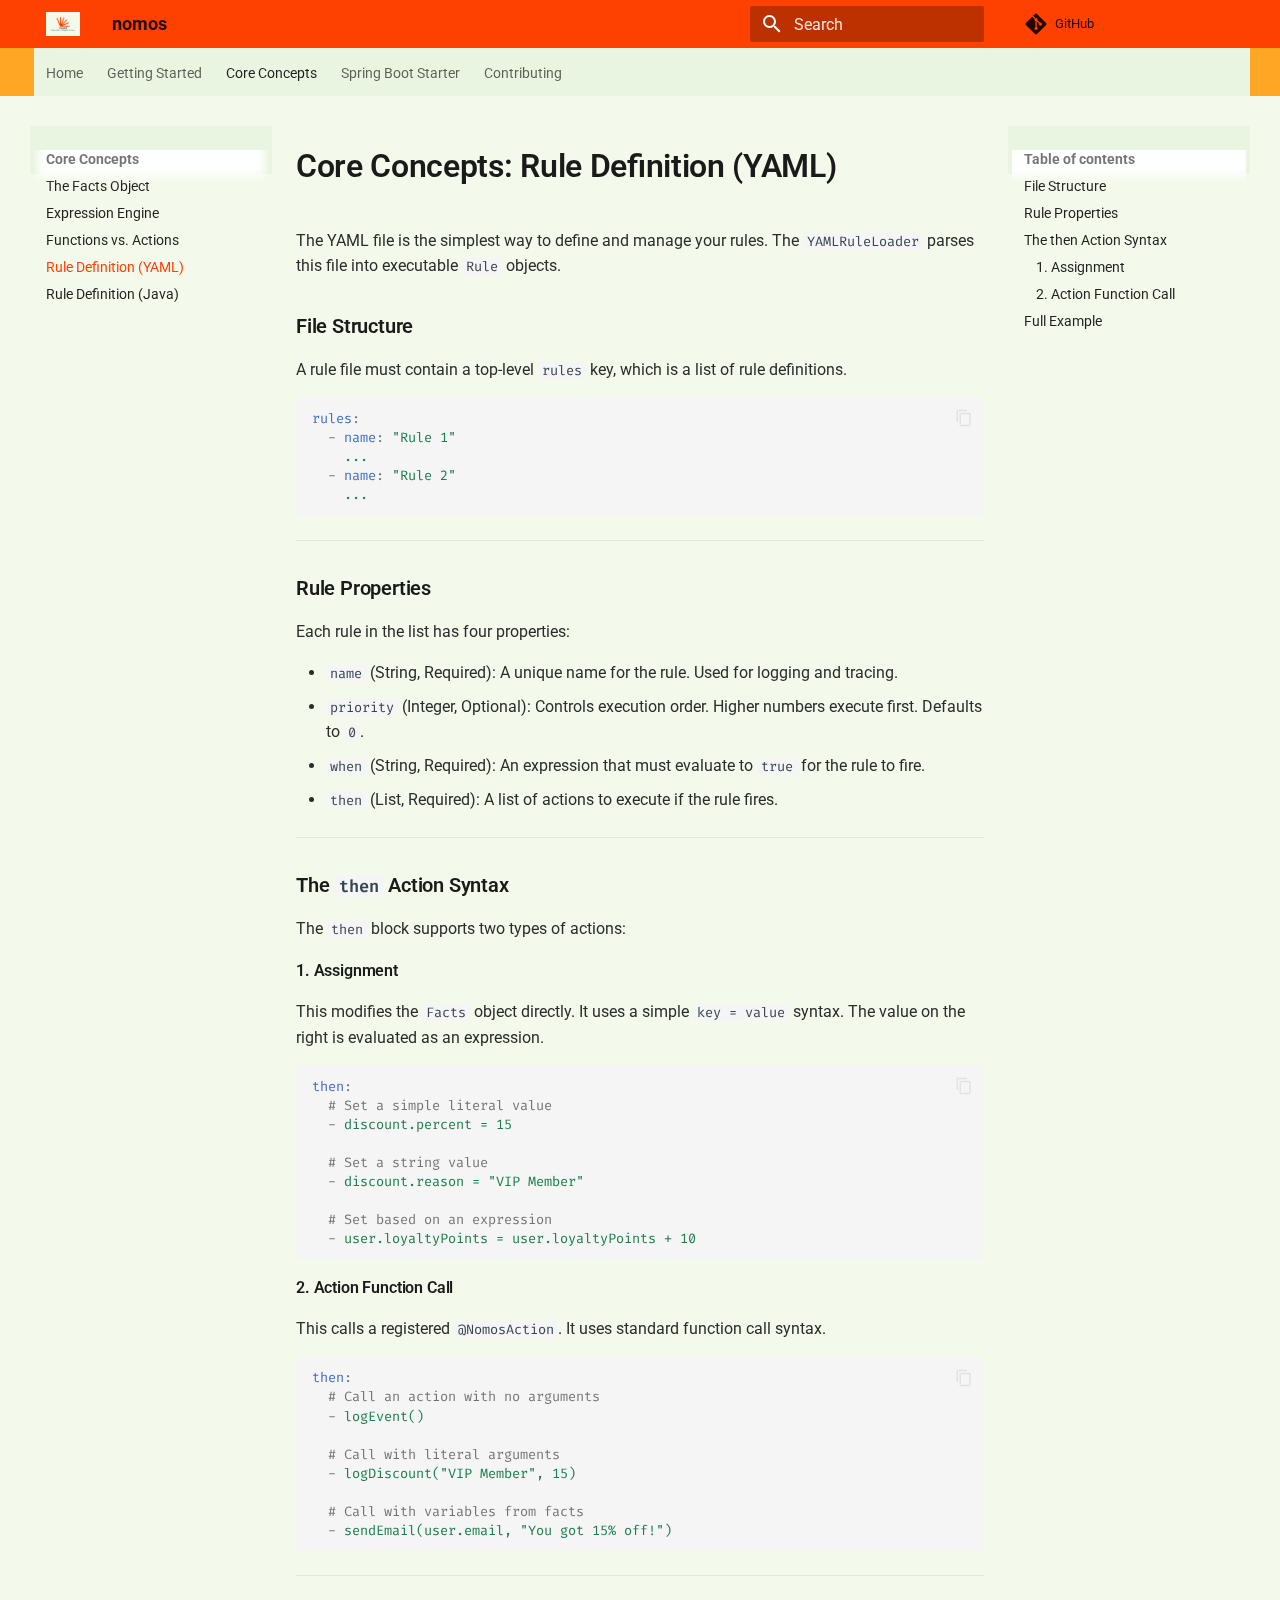
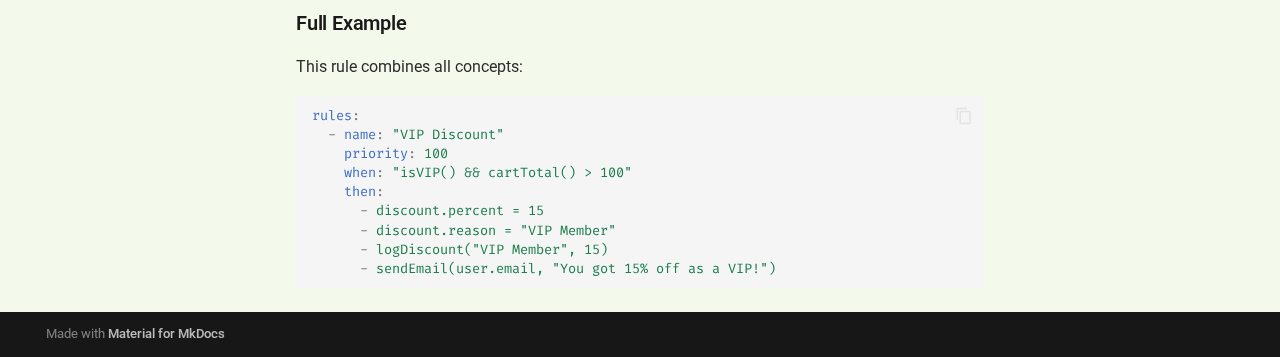
<file: core-concepts/yaml-rules/index.html>
<!doctype html>
<html lang="en" class="no-js">
  <head>
    
      <meta charset="utf-8">
      <meta name="viewport" content="width=device-width,initial-scale=1">
      
        <meta name="description" content="A fast, modern rule engine for Java.">
      
      
        <meta name="author" content="shamsu07">
      
      
      
        <link rel="prev" href="../functions-actions/">
      
      
        <link rel="next" href="../java-rules/">
      
      
      <link rel="icon" href="../../assets/nomos.png">
      <meta name="generator" content="mkdocs-1.6.1, mkdocs-material-9.6.23">
    
    
      
        <title>Rule Definition (YAML) - nomos</title>
      
    
    
      <link rel="stylesheet" href="../../assets/stylesheets/main.84d31ad4.min.css">
      
        
        <link rel="stylesheet" href="../../assets/stylesheets/palette.06af60db.min.css">
      
      


    
    
      
    
    
      
        
        
        <link rel="preconnect" href="https://fonts.gstatic.com" crossorigin>
        <link rel="stylesheet" href="https://fonts.googleapis.com/css?family=Roboto:300,300i,400,400i,700,700i%7CFira+Code:400,400i,700,700i&display=fallback">
        <style>:root{--md-text-font:"Roboto";--md-code-font:"Fira Code"}</style>
      
    
    
      <link rel="stylesheet" href="../../stylesheets/extra.css">
    
    <script>__md_scope=new URL("../..",location),__md_hash=e=>[...e].reduce(((e,_)=>(e<<5)-e+_.charCodeAt(0)),0),__md_get=(e,_=localStorage,t=__md_scope)=>JSON.parse(_.getItem(t.pathname+"."+e)),__md_set=(e,_,t=localStorage,a=__md_scope)=>{try{t.setItem(a.pathname+"."+e,JSON.stringify(_))}catch(e){}}</script>
    
      

    
    
    
  </head>
  
  
    
    
    
    
    
    <body dir="ltr" data-md-color-scheme="default" data-md-color-primary="orange" data-md-color-accent="blue">
  
    
    <input class="md-toggle" data-md-toggle="drawer" type="checkbox" id="__drawer" autocomplete="off">
    <input class="md-toggle" data-md-toggle="search" type="checkbox" id="__search" autocomplete="off">
    <label class="md-overlay" for="__drawer"></label>
    <div data-md-component="skip">
      
        
        <a href="#core-concepts-rule-definition-yaml" class="md-skip">
          Skip to content
        </a>
      
    </div>
    <div data-md-component="announce">
      
    </div>
    
    
      

<header class="md-header" data-md-component="header">
  <nav class="md-header__inner md-grid" aria-label="Header">
    <a href="../.." title="nomos" class="md-header__button md-logo" aria-label="nomos" data-md-component="logo">
      
  <img src="../../assets/nomos.png" alt="logo">

    </a>
    <label class="md-header__button md-icon" for="__drawer">
      
      <svg xmlns="http://www.w3.org/2000/svg" viewBox="0 0 24 24"><path d="M3 6h18v2H3zm0 5h18v2H3zm0 5h18v2H3z"/></svg>
    </label>
    <div class="md-header__title" data-md-component="header-title">
      <div class="md-header__ellipsis">
        <div class="md-header__topic">
          <span class="md-ellipsis">
            nomos
          </span>
        </div>
        <div class="md-header__topic" data-md-component="header-topic">
          <span class="md-ellipsis">
            
              Rule Definition (YAML)
            
          </span>
        </div>
      </div>
    </div>
    
      
    
    
    
    
      
      
        <label class="md-header__button md-icon" for="__search">
          
          <svg xmlns="http://www.w3.org/2000/svg" viewBox="0 0 24 24"><path d="M9.5 3A6.5 6.5 0 0 1 16 9.5c0 1.61-.59 3.09-1.56 4.23l.27.27h.79l5 5-1.5 1.5-5-5v-.79l-.27-.27A6.52 6.52 0 0 1 9.5 16 6.5 6.5 0 0 1 3 9.5 6.5 6.5 0 0 1 9.5 3m0 2C7 5 5 7 5 9.5S7 14 9.5 14 14 12 14 9.5 12 5 9.5 5"/></svg>
        </label>
        <div class="md-search" data-md-component="search" role="dialog">
  <label class="md-search__overlay" for="__search"></label>
  <div class="md-search__inner" role="search">
    <form class="md-search__form" name="search">
      <input type="text" class="md-search__input" name="query" aria-label="Search" placeholder="Search" autocapitalize="off" autocorrect="off" autocomplete="off" spellcheck="false" data-md-component="search-query" required>
      <label class="md-search__icon md-icon" for="__search">
        
        <svg xmlns="http://www.w3.org/2000/svg" viewBox="0 0 24 24"><path d="M9.5 3A6.5 6.5 0 0 1 16 9.5c0 1.61-.59 3.09-1.56 4.23l.27.27h.79l5 5-1.5 1.5-5-5v-.79l-.27-.27A6.52 6.52 0 0 1 9.5 16 6.5 6.5 0 0 1 3 9.5 6.5 6.5 0 0 1 9.5 3m0 2C7 5 5 7 5 9.5S7 14 9.5 14 14 12 14 9.5 12 5 9.5 5"/></svg>
        
        <svg xmlns="http://www.w3.org/2000/svg" viewBox="0 0 24 24"><path d="M20 11v2H8l5.5 5.5-1.42 1.42L4.16 12l7.92-7.92L13.5 5.5 8 11z"/></svg>
      </label>
      <nav class="md-search__options" aria-label="Search">
        
        <button type="reset" class="md-search__icon md-icon" title="Clear" aria-label="Clear" tabindex="-1">
          
          <svg xmlns="http://www.w3.org/2000/svg" viewBox="0 0 24 24"><path d="M19 6.41 17.59 5 12 10.59 6.41 5 5 6.41 10.59 12 5 17.59 6.41 19 12 13.41 17.59 19 19 17.59 13.41 12z"/></svg>
        </button>
      </nav>
      
        <div class="md-search__suggest" data-md-component="search-suggest"></div>
      
    </form>
    <div class="md-search__output">
      <div class="md-search__scrollwrap" tabindex="0" data-md-scrollfix>
        <div class="md-search-result" data-md-component="search-result">
          <div class="md-search-result__meta">
            Initializing search
          </div>
          <ol class="md-search-result__list" role="presentation"></ol>
        </div>
      </div>
    </div>
  </div>
</div>
      
    
    
      <div class="md-header__source">
        <a href="https://github.com/shamsu07/nomos" title="Go to repository" class="md-source" data-md-component="source">
  <div class="md-source__icon md-icon">
    
    <svg xmlns="http://www.w3.org/2000/svg" viewBox="0 0 448 512"><!--! Font Awesome Free 7.1.0 by @fontawesome - https://fontawesome.com License - https://fontawesome.com/license/free (Icons: CC BY 4.0, Fonts: SIL OFL 1.1, Code: MIT License) Copyright 2025 Fonticons, Inc.--><path d="M439.6 236.1 244 40.5c-5.4-5.5-12.8-8.5-20.4-8.5s-15 3-20.4 8.4L162.5 81l51.5 51.5c27.1-9.1 52.7 16.8 43.4 43.7l49.7 49.7c34.2-11.8 61.2 31 35.5 56.7-26.5 26.5-70.2-2.9-56-37.3L240.3 199v121.9c25.3 12.5 22.3 41.8 9.1 55-6.4 6.4-15.2 10.1-24.3 10.1s-17.8-3.6-24.3-10.1c-17.6-17.6-11.1-46.9 11.2-56v-123c-20.8-8.5-24.6-30.7-18.6-45L142.6 101 8.5 235.1C3 240.6 0 247.9 0 255.5s3 15 8.5 20.4l195.6 195.7c5.4 5.4 12.7 8.4 20.4 8.4s15-3 20.4-8.4l194.7-194.7c5.4-5.4 8.4-12.8 8.4-20.4s-3-15-8.4-20.4"/></svg>
  </div>
  <div class="md-source__repository">
    GitHub
  </div>
</a>
      </div>
    
  </nav>
  
</header>
    
    <div class="md-container" data-md-component="container">
      
      
        
          
            
<nav class="md-tabs" aria-label="Tabs" data-md-component="tabs">
  <div class="md-grid">
    <ul class="md-tabs__list">
      
        
  
  
  
  
    <li class="md-tabs__item">
      <a href="../.." class="md-tabs__link">
        
  
  
    
  
  Home

      </a>
    </li>
  

      
        
  
  
  
  
    <li class="md-tabs__item">
      <a href="../../getting-started/" class="md-tabs__link">
        
  
  
    
  
  Getting Started

      </a>
    </li>
  

      
        
  
  
  
    
  
  
    
    
      <li class="md-tabs__item md-tabs__item--active">
        <a href="../facts/" class="md-tabs__link">
          
  
  
  Core Concepts

        </a>
      </li>
    
  

      
        
  
  
  
  
    <li class="md-tabs__item">
      <a href="../../spring-boot.md" class="md-tabs__link">
        
  
  
    
  
  Spring Boot Starter

      </a>
    </li>
  

      
        
  
  
  
  
    <li class="md-tabs__item">
      <a href="../../contributing.md" class="md-tabs__link">
        
  
  
    
  
  Contributing

      </a>
    </li>
  

      
    </ul>
  </div>
</nav>
          
        
      
      <main class="md-main" data-md-component="main">
        <div class="md-main__inner md-grid">
          
            
              
              <div class="md-sidebar md-sidebar--primary" data-md-component="sidebar" data-md-type="navigation" >
                <div class="md-sidebar__scrollwrap">
                  <div class="md-sidebar__inner">
                    


  


<nav class="md-nav md-nav--primary md-nav--lifted" aria-label="Navigation" data-md-level="0">
  <label class="md-nav__title" for="__drawer">
    <a href="../.." title="nomos" class="md-nav__button md-logo" aria-label="nomos" data-md-component="logo">
      
  <img src="../../assets/nomos.png" alt="logo">

    </a>
    nomos
  </label>
  
    <div class="md-nav__source">
      <a href="https://github.com/shamsu07/nomos" title="Go to repository" class="md-source" data-md-component="source">
  <div class="md-source__icon md-icon">
    
    <svg xmlns="http://www.w3.org/2000/svg" viewBox="0 0 448 512"><!--! Font Awesome Free 7.1.0 by @fontawesome - https://fontawesome.com License - https://fontawesome.com/license/free (Icons: CC BY 4.0, Fonts: SIL OFL 1.1, Code: MIT License) Copyright 2025 Fonticons, Inc.--><path d="M439.6 236.1 244 40.5c-5.4-5.5-12.8-8.5-20.4-8.5s-15 3-20.4 8.4L162.5 81l51.5 51.5c27.1-9.1 52.7 16.8 43.4 43.7l49.7 49.7c34.2-11.8 61.2 31 35.5 56.7-26.5 26.5-70.2-2.9-56-37.3L240.3 199v121.9c25.3 12.5 22.3 41.8 9.1 55-6.4 6.4-15.2 10.1-24.3 10.1s-17.8-3.6-24.3-10.1c-17.6-17.6-11.1-46.9 11.2-56v-123c-20.8-8.5-24.6-30.7-18.6-45L142.6 101 8.5 235.1C3 240.6 0 247.9 0 255.5s3 15 8.5 20.4l195.6 195.7c5.4 5.4 12.7 8.4 20.4 8.4s15-3 20.4-8.4l194.7-194.7c5.4-5.4 8.4-12.8 8.4-20.4s-3-15-8.4-20.4"/></svg>
  </div>
  <div class="md-source__repository">
    GitHub
  </div>
</a>
    </div>
  
  <ul class="md-nav__list" data-md-scrollfix>
    
      
      
  
  
  
  
    <li class="md-nav__item">
      <a href="../.." class="md-nav__link">
        
  
  
  <span class="md-ellipsis">
    Home
    
  </span>
  

      </a>
    </li>
  

    
      
      
  
  
  
  
    <li class="md-nav__item">
      <a href="../../getting-started/" class="md-nav__link">
        
  
  
  <span class="md-ellipsis">
    Getting Started
    
  </span>
  

      </a>
    </li>
  

    
      
      
  
  
    
  
  
  
    
    
    
    
      
        
        
      
      
    
    
    <li class="md-nav__item md-nav__item--active md-nav__item--section md-nav__item--nested">
      
        
        
        <input class="md-nav__toggle md-toggle " type="checkbox" id="__nav_3" checked>
        
          
          <label class="md-nav__link" for="__nav_3" id="__nav_3_label" tabindex="">
            
  
  
  <span class="md-ellipsis">
    Core Concepts
    
  </span>
  

            <span class="md-nav__icon md-icon"></span>
          </label>
        
        <nav class="md-nav" data-md-level="1" aria-labelledby="__nav_3_label" aria-expanded="true">
          <label class="md-nav__title" for="__nav_3">
            <span class="md-nav__icon md-icon"></span>
            Core Concepts
          </label>
          <ul class="md-nav__list" data-md-scrollfix>
            
              
                
  
  
  
  
    <li class="md-nav__item">
      <a href="../facts/" class="md-nav__link">
        
  
  
  <span class="md-ellipsis">
    The Facts Object
    
  </span>
  

      </a>
    </li>
  

              
            
              
                
  
  
  
  
    <li class="md-nav__item">
      <a href="../expressions/" class="md-nav__link">
        
  
  
  <span class="md-ellipsis">
    Expression Engine
    
  </span>
  

      </a>
    </li>
  

              
            
              
                
  
  
  
  
    <li class="md-nav__item">
      <a href="../functions-actions/" class="md-nav__link">
        
  
  
  <span class="md-ellipsis">
    Functions vs. Actions
    
  </span>
  

      </a>
    </li>
  

              
            
              
                
  
  
    
  
  
  
    <li class="md-nav__item md-nav__item--active">
      
      <input class="md-nav__toggle md-toggle" type="checkbox" id="__toc">
      
      
        
      
      
        <label class="md-nav__link md-nav__link--active" for="__toc">
          
  
  
  <span class="md-ellipsis">
    Rule Definition (YAML)
    
  </span>
  

          <span class="md-nav__icon md-icon"></span>
        </label>
      
      <a href="./" class="md-nav__link md-nav__link--active">
        
  
  
  <span class="md-ellipsis">
    Rule Definition (YAML)
    
  </span>
  

      </a>
      
        

<nav class="md-nav md-nav--secondary" aria-label="Table of contents">
  
  
  
    
  
  
    <label class="md-nav__title" for="__toc">
      <span class="md-nav__icon md-icon"></span>
      Table of contents
    </label>
    <ul class="md-nav__list" data-md-component="toc" data-md-scrollfix>
      
        <li class="md-nav__item">
  <a href="#file-structure" class="md-nav__link">
    <span class="md-ellipsis">
      File Structure
    </span>
  </a>
  
</li>
      
        <li class="md-nav__item">
  <a href="#rule-properties" class="md-nav__link">
    <span class="md-ellipsis">
      Rule Properties
    </span>
  </a>
  
</li>
      
        <li class="md-nav__item">
  <a href="#the-then-action-syntax" class="md-nav__link">
    <span class="md-ellipsis">
      The then Action Syntax
    </span>
  </a>
  
    <nav class="md-nav" aria-label="The then Action Syntax">
      <ul class="md-nav__list">
        
          <li class="md-nav__item">
  <a href="#1-assignment" class="md-nav__link">
    <span class="md-ellipsis">
      1. Assignment
    </span>
  </a>
  
</li>
        
          <li class="md-nav__item">
  <a href="#2-action-function-call" class="md-nav__link">
    <span class="md-ellipsis">
      2. Action Function Call
    </span>
  </a>
  
</li>
        
      </ul>
    </nav>
  
</li>
      
        <li class="md-nav__item">
  <a href="#full-example" class="md-nav__link">
    <span class="md-ellipsis">
      Full Example
    </span>
  </a>
  
</li>
      
    </ul>
  
</nav>
      
    </li>
  

              
            
              
                
  
  
  
  
    <li class="md-nav__item">
      <a href="../java-rules/" class="md-nav__link">
        
  
  
  <span class="md-ellipsis">
    Rule Definition (Java)
    
  </span>
  

      </a>
    </li>
  

              
            
          </ul>
        </nav>
      
    </li>
  

    
      
      
  
  
  
  
    <li class="md-nav__item">
      <a href="../../spring-boot.md" class="md-nav__link">
        
  
  
  <span class="md-ellipsis">
    Spring Boot Starter
    
  </span>
  

      </a>
    </li>
  

    
      
      
  
  
  
  
    <li class="md-nav__item">
      <a href="../../contributing.md" class="md-nav__link">
        
  
  
  <span class="md-ellipsis">
    Contributing
    
  </span>
  

      </a>
    </li>
  

    
  </ul>
</nav>
                  </div>
                </div>
              </div>
            
            
              
              <div class="md-sidebar md-sidebar--secondary" data-md-component="sidebar" data-md-type="toc" >
                <div class="md-sidebar__scrollwrap">
                  <div class="md-sidebar__inner">
                    

<nav class="md-nav md-nav--secondary" aria-label="Table of contents">
  
  
  
    
  
  
    <label class="md-nav__title" for="__toc">
      <span class="md-nav__icon md-icon"></span>
      Table of contents
    </label>
    <ul class="md-nav__list" data-md-component="toc" data-md-scrollfix>
      
        <li class="md-nav__item">
  <a href="#file-structure" class="md-nav__link">
    <span class="md-ellipsis">
      File Structure
    </span>
  </a>
  
</li>
      
        <li class="md-nav__item">
  <a href="#rule-properties" class="md-nav__link">
    <span class="md-ellipsis">
      Rule Properties
    </span>
  </a>
  
</li>
      
        <li class="md-nav__item">
  <a href="#the-then-action-syntax" class="md-nav__link">
    <span class="md-ellipsis">
      The then Action Syntax
    </span>
  </a>
  
    <nav class="md-nav" aria-label="The then Action Syntax">
      <ul class="md-nav__list">
        
          <li class="md-nav__item">
  <a href="#1-assignment" class="md-nav__link">
    <span class="md-ellipsis">
      1. Assignment
    </span>
  </a>
  
</li>
        
          <li class="md-nav__item">
  <a href="#2-action-function-call" class="md-nav__link">
    <span class="md-ellipsis">
      2. Action Function Call
    </span>
  </a>
  
</li>
        
      </ul>
    </nav>
  
</li>
      
        <li class="md-nav__item">
  <a href="#full-example" class="md-nav__link">
    <span class="md-ellipsis">
      Full Example
    </span>
  </a>
  
</li>
      
    </ul>
  
</nav>
                  </div>
                </div>
              </div>
            
          
          
            <div class="md-content" data-md-component="content">
              <article class="md-content__inner md-typeset">
                
                  



<h1 id="core-concepts-rule-definition-yaml">Core Concepts: Rule Definition (YAML)<a class="headerlink" href="#core-concepts-rule-definition-yaml" title="Permanent link">&para;</a></h1>
<p>The YAML file is the simplest way to define and manage your rules. The <code>YAMLRuleLoader</code> parses this file into executable <code>Rule</code> objects.</p>
<h3 id="file-structure">File Structure<a class="headerlink" href="#file-structure" title="Permanent link">&para;</a></h3>
<p>A rule file must contain a top-level <code>rules</code> key, which is a list of rule definitions.</p>
<div class="highlight"><pre><span></span><code><a id="__codelineno-0-1" name="__codelineno-0-1" href="#__codelineno-0-1"></a><span class="nt">rules</span><span class="p">:</span>
<a id="__codelineno-0-2" name="__codelineno-0-2" href="#__codelineno-0-2"></a><span class="w">  </span><span class="p p-Indicator">-</span><span class="w"> </span><span class="nt">name</span><span class="p">:</span><span class="w"> </span><span class="s">&quot;Rule</span><span class="nv"> </span><span class="s">1&quot;</span>
<a id="__codelineno-0-3" name="__codelineno-0-3" href="#__codelineno-0-3"></a><span class="w">    </span><span class="l l-Scalar l-Scalar-Plain">...</span>
<a id="__codelineno-0-4" name="__codelineno-0-4" href="#__codelineno-0-4"></a><span class="w">  </span><span class="p p-Indicator">-</span><span class="w"> </span><span class="nt">name</span><span class="p">:</span><span class="w"> </span><span class="s">&quot;Rule</span><span class="nv"> </span><span class="s">2&quot;</span>
<a id="__codelineno-0-5" name="__codelineno-0-5" href="#__codelineno-0-5"></a><span class="w">    </span><span class="l l-Scalar l-Scalar-Plain">...</span>
</code></pre></div>
<hr />
<h3 id="rule-properties">Rule Properties<a class="headerlink" href="#rule-properties" title="Permanent link">&para;</a></h3>
<p>Each rule in the list has four properties:</p>
<ul>
<li><code>name</code> (String, Required): A unique name for the rule. Used for logging and tracing.</li>
<li><code>priority</code> (Integer, Optional): Controls execution order. Higher numbers execute first. Defaults to <code>0</code>.</li>
<li><code>when</code> (String, Required): An expression that must evaluate to <code>true</code> for the rule to fire.</li>
<li><code>then</code> (List, Required): A list of actions to execute if the rule fires.</li>
</ul>
<hr />
<h3 id="the-then-action-syntax">The <code>then</code> Action Syntax<a class="headerlink" href="#the-then-action-syntax" title="Permanent link">&para;</a></h3>
<p>The <code>then</code> block supports two types of actions:</p>
<h4 id="1-assignment">1. Assignment<a class="headerlink" href="#1-assignment" title="Permanent link">&para;</a></h4>
<p>This modifies the <code>Facts</code> object directly. It uses a simple <code>key = value</code> syntax. The value on the right is evaluated as an expression.</p>
<div class="highlight"><pre><span></span><code><a id="__codelineno-1-1" name="__codelineno-1-1" href="#__codelineno-1-1"></a><span class="nt">then</span><span class="p">:</span>
<a id="__codelineno-1-2" name="__codelineno-1-2" href="#__codelineno-1-2"></a><span class="w">  </span><span class="c1"># Set a simple literal value</span>
<a id="__codelineno-1-3" name="__codelineno-1-3" href="#__codelineno-1-3"></a><span class="w">  </span><span class="p p-Indicator">-</span><span class="w"> </span><span class="l l-Scalar l-Scalar-Plain">discount.percent = 15</span>
<a id="__codelineno-1-4" name="__codelineno-1-4" href="#__codelineno-1-4"></a>
<a id="__codelineno-1-5" name="__codelineno-1-5" href="#__codelineno-1-5"></a><span class="w">  </span><span class="c1"># Set a string value</span>
<a id="__codelineno-1-6" name="__codelineno-1-6" href="#__codelineno-1-6"></a><span class="w">  </span><span class="p p-Indicator">-</span><span class="w"> </span><span class="l l-Scalar l-Scalar-Plain">discount.reason = &quot;VIP Member&quot;</span>
<a id="__codelineno-1-7" name="__codelineno-1-7" href="#__codelineno-1-7"></a>
<a id="__codelineno-1-8" name="__codelineno-1-8" href="#__codelineno-1-8"></a><span class="w">  </span><span class="c1"># Set based on an expression</span>
<a id="__codelineno-1-9" name="__codelineno-1-9" href="#__codelineno-1-9"></a><span class="w">  </span><span class="p p-Indicator">-</span><span class="w"> </span><span class="l l-Scalar l-Scalar-Plain">user.loyaltyPoints = user.loyaltyPoints + 10</span>
</code></pre></div>
<h4 id="2-action-function-call">2. Action Function Call<a class="headerlink" href="#2-action-function-call" title="Permanent link">&para;</a></h4>
<p>This calls a registered <code>@NomosAction</code>. It uses standard function call syntax.</p>
<div class="highlight"><pre><span></span><code><a id="__codelineno-2-1" name="__codelineno-2-1" href="#__codelineno-2-1"></a><span class="nt">then</span><span class="p">:</span>
<a id="__codelineno-2-2" name="__codelineno-2-2" href="#__codelineno-2-2"></a><span class="w">  </span><span class="c1"># Call an action with no arguments</span>
<a id="__codelineno-2-3" name="__codelineno-2-3" href="#__codelineno-2-3"></a><span class="w">  </span><span class="p p-Indicator">-</span><span class="w"> </span><span class="l l-Scalar l-Scalar-Plain">logEvent()</span>
<a id="__codelineno-2-4" name="__codelineno-2-4" href="#__codelineno-2-4"></a>
<a id="__codelineno-2-5" name="__codelineno-2-5" href="#__codelineno-2-5"></a><span class="w">  </span><span class="c1"># Call with literal arguments</span>
<a id="__codelineno-2-6" name="__codelineno-2-6" href="#__codelineno-2-6"></a><span class="w">  </span><span class="p p-Indicator">-</span><span class="w"> </span><span class="l l-Scalar l-Scalar-Plain">logDiscount(&quot;VIP Member&quot;, 15)</span>
<a id="__codelineno-2-7" name="__codelineno-2-7" href="#__codelineno-2-7"></a>
<a id="__codelineno-2-8" name="__codelineno-2-8" href="#__codelineno-2-8"></a><span class="w">  </span><span class="c1"># Call with variables from facts</span>
<a id="__codelineno-2-9" name="__codelineno-2-9" href="#__codelineno-2-9"></a><span class="w">  </span><span class="p p-Indicator">-</span><span class="w"> </span><span class="l l-Scalar l-Scalar-Plain">sendEmail(user.email, &quot;You got 15% off!&quot;)</span>
</code></pre></div>
<hr />
<h3 id="full-example">Full Example<a class="headerlink" href="#full-example" title="Permanent link">&para;</a></h3>
<p>This rule combines all concepts:</p>
<div class="highlight"><pre><span></span><code><a id="__codelineno-3-1" name="__codelineno-3-1" href="#__codelineno-3-1"></a><span class="nt">rules</span><span class="p">:</span>
<a id="__codelineno-3-2" name="__codelineno-3-2" href="#__codelineno-3-2"></a><span class="w">  </span><span class="p p-Indicator">-</span><span class="w"> </span><span class="nt">name</span><span class="p">:</span><span class="w"> </span><span class="s">&quot;VIP</span><span class="nv"> </span><span class="s">Discount&quot;</span>
<a id="__codelineno-3-3" name="__codelineno-3-3" href="#__codelineno-3-3"></a><span class="w">    </span><span class="nt">priority</span><span class="p">:</span><span class="w"> </span><span class="l l-Scalar l-Scalar-Plain">100</span>
<a id="__codelineno-3-4" name="__codelineno-3-4" href="#__codelineno-3-4"></a><span class="w">    </span><span class="nt">when</span><span class="p">:</span><span class="w"> </span><span class="s">&quot;isVIP()</span><span class="nv"> </span><span class="s">&amp;&amp;</span><span class="nv"> </span><span class="s">cartTotal()</span><span class="nv"> </span><span class="s">&gt;</span><span class="nv"> </span><span class="s">100&quot;</span>
<a id="__codelineno-3-5" name="__codelineno-3-5" href="#__codelineno-3-5"></a><span class="w">    </span><span class="nt">then</span><span class="p">:</span>
<a id="__codelineno-3-6" name="__codelineno-3-6" href="#__codelineno-3-6"></a><span class="w">      </span><span class="p p-Indicator">-</span><span class="w"> </span><span class="l l-Scalar l-Scalar-Plain">discount.percent = 15</span>
<a id="__codelineno-3-7" name="__codelineno-3-7" href="#__codelineno-3-7"></a><span class="w">      </span><span class="p p-Indicator">-</span><span class="w"> </span><span class="l l-Scalar l-Scalar-Plain">discount.reason = &quot;VIP Member&quot;</span>
<a id="__codelineno-3-8" name="__codelineno-3-8" href="#__codelineno-3-8"></a><span class="w">      </span><span class="p p-Indicator">-</span><span class="w"> </span><span class="l l-Scalar l-Scalar-Plain">logDiscount(&quot;VIP Member&quot;, 15)</span>
<a id="__codelineno-3-9" name="__codelineno-3-9" href="#__codelineno-3-9"></a><span class="w">      </span><span class="p p-Indicator">-</span><span class="w"> </span><span class="l l-Scalar l-Scalar-Plain">sendEmail(user.email, &quot;You got 15% off as a VIP!&quot;)</span>
</code></pre></div>












                
              </article>
            </div>
          
          
<script>var target=document.getElementById(location.hash.slice(1));target&&target.name&&(target.checked=target.name.startsWith("__tabbed_"))</script>
        </div>
        
          <button type="button" class="md-top md-icon" data-md-component="top" hidden>
  
  <svg xmlns="http://www.w3.org/2000/svg" viewBox="0 0 24 24"><path d="M13 20h-2V8l-5.5 5.5-1.42-1.42L12 4.16l7.92 7.92-1.42 1.42L13 8z"/></svg>
  Back to top
</button>
        
      </main>
      
        <footer class="md-footer">
  
  <div class="md-footer-meta md-typeset">
    <div class="md-footer-meta__inner md-grid">
      <div class="md-copyright">
  
  
    Made with
    <a href="https://squidfunk.github.io/mkdocs-material/" target="_blank" rel="noopener">
      Material for MkDocs
    </a>
  
</div>
      
    </div>
  </div>
</footer>
      
    </div>
    <div class="md-dialog" data-md-component="dialog">
      <div class="md-dialog__inner md-typeset"></div>
    </div>
    
    
    
      
      <script id="__config" type="application/json">{"base": "../..", "features": ["navigation.tabs", "navigation.top", "search.suggest", "search.highlight", "content.code.annotate", "content.code.copy"], "search": "../../assets/javascripts/workers/search.973d3a69.min.js", "tags": null, "translations": {"clipboard.copied": "Copied to clipboard", "clipboard.copy": "Copy to clipboard", "search.result.more.one": "1 more on this page", "search.result.more.other": "# more on this page", "search.result.none": "No matching documents", "search.result.one": "1 matching document", "search.result.other": "# matching documents", "search.result.placeholder": "Type to start searching", "search.result.term.missing": "Missing", "select.version": "Select version"}, "version": null}</script>
    
    
      <script src="../../assets/javascripts/bundle.f55a23d4.min.js"></script>
      
    
  </body>
</html>
</file>
<file: stylesheets/extra.css>
/*
  Main palette:
  Background: #F4FAEB (Light Mint)
  Text:       #2c2c2c (Dark Gray, "not pure black")
  Accent:     #FF4100 (Logo Orange)
  Cards/Code: #EAF5E1 (Slightly darker mint)
*/

/* 1. Main page background and text color */
body {
  background-color: #F4FAEB;
}
.md-typeset {
  color: #2c2c2c;
}

/* 2. Headings for contrast */
.md-typeset h1,
.md-typeset h2,
.md-typeset h3,
.md-typeset h4 {
  color: #1a1a1a;
  font-weight: 600;
}

/* 3. Main header with logo orange */
.md-header {
  background-color: #FF4100;
}
/* Make header text/icons white for contrast */
.md-header .md-nav__link,
.md-header .md-tabs__link,
.md-header .md-social__link,
.md-header .md-search__input,
.md-header .md-search__icon {
  color: #ffffff;
}
.md-header .md-search__input::placeholder {
  color: #fbe5dd; /* Fainter white/orange for placeholder */
}

/* 4. Use orange for "expressionism" (links & active navigation) */
.md-typeset a {
  color: #E63900; /* Slightly darker orange for links */
  font-weight: 500;
}
.md-typeset a:hover {
  color: #FF4100; /* Bright orange on hover */
}

.md-nav__link--active,
.md-tabs__link--active {
  color: #FF4100 !important;
}

/* 5. Code blocks, sidebars, and cards */
.md-code__inner, 
.md-code__scrollwrap, 
code,
.md-typeset .admonition, 
.md-typeset details,
.md-sidebar, 
.md-tabs__list {
  background-color: #EAF5E1; /* Slightly darker mint */
}
</file>
<file: assets/stylesheets/main.84d31ad4.min.css>
@charset "UTF-8";html{-webkit-text-size-adjust:none;-moz-text-size-adjust:none;text-size-adjust:none;box-sizing:border-box}*,:after,:before{box-sizing:inherit}@media (prefers-reduced-motion){*,:after,:before{transition:none!important}}body{margin:0}a,button,input,label{-webkit-tap-highlight-color:transparent}a{color:inherit;text-decoration:none}hr{border:0;box-sizing:initial;display:block;height:.05rem;overflow:visible;padding:0}small{font-size:80%}sub,sup{line-height:1em}img{border-style:none}table{border-collapse:initial;border-spacing:0}td,th{font-weight:400;vertical-align:top}button{background:#0000;border:0;font-family:inherit;font-size:inherit;margin:0;padding:0}input{border:0;outline:none}:root{--md-primary-fg-color:#4051b5;--md-primary-fg-color--light:#5d6cc0;--md-primary-fg-color--dark:#303fa1;--md-primary-bg-color:#fff;--md-primary-bg-color--light:#ffffffb3;--md-accent-fg-color:#526cfe;--md-accent-fg-color--transparent:#526cfe1a;--md-accent-bg-color:#fff;--md-accent-bg-color--light:#ffffffb3}[data-md-color-scheme=default]{color-scheme:light}[data-md-color-scheme=default] img[src$="#gh-dark-mode-only"],[data-md-color-scheme=default] img[src$="#only-dark"]{display:none}:root,[data-md-color-scheme=default]{--md-hue:225deg;--md-default-fg-color:#000000de;--md-default-fg-color--light:#0000008a;--md-default-fg-color--lighter:#00000052;--md-default-fg-color--lightest:#00000012;--md-default-bg-color:#fff;--md-default-bg-color--light:#ffffffb3;--md-default-bg-color--lighter:#ffffff4d;--md-default-bg-color--lightest:#ffffff1f;--md-code-fg-color:#36464e;--md-code-bg-color:#f5f5f5;--md-code-hl-color:#4287ff;--md-code-hl-color--light:#4287ff1a;--md-code-hl-number-color:#d52a2a;--md-code-hl-special-color:#db1457;--md-code-hl-function-color:#a846b9;--md-code-hl-constant-color:#6e59d9;--md-code-hl-keyword-color:#3f6ec6;--md-code-hl-string-color:#1c7d4d;--md-code-hl-name-color:var(--md-code-fg-color);--md-code-hl-operator-color:var(--md-default-fg-color--light);--md-code-hl-punctuation-color:var(--md-default-fg-color--light);--md-code-hl-comment-color:var(--md-default-fg-color--light);--md-code-hl-generic-color:var(--md-default-fg-color--light);--md-code-hl-variable-color:var(--md-default-fg-color--light);--md-typeset-color:var(--md-default-fg-color);--md-typeset-a-color:var(--md-primary-fg-color);--md-typeset-del-color:#f5503d26;--md-typeset-ins-color:#0bd57026;--md-typeset-kbd-color:#fafafa;--md-typeset-kbd-accent-color:#fff;--md-typeset-kbd-border-color:#b8b8b8;--md-typeset-mark-color:#ffff0080;--md-typeset-table-color:#0000001f;--md-typeset-table-color--light:rgba(0,0,0,.035);--md-admonition-fg-color:var(--md-default-fg-color);--md-admonition-bg-color:var(--md-default-bg-color);--md-warning-fg-color:#000000de;--md-warning-bg-color:#ff9;--md-footer-fg-color:#fff;--md-footer-fg-color--light:#ffffffb3;--md-footer-fg-color--lighter:#ffffff73;--md-footer-bg-color:#000000de;--md-footer-bg-color--dark:#00000052;--md-shadow-z1:0 0.2rem 0.5rem #0000000d,0 0 0.05rem #0000001a;--md-shadow-z2:0 0.2rem 0.5rem #0000001a,0 0 0.05rem #00000040;--md-shadow-z3:0 0.2rem 0.5rem #0003,0 0 0.05rem #00000059}.md-icon svg{fill:currentcolor;display:block;height:1.2rem;width:1.2rem}body{-webkit-font-smoothing:antialiased;-moz-osx-font-smoothing:grayscale;--md-text-font-family:var(--md-text-font,_),-apple-system,BlinkMacSystemFont,Helvetica,Arial,sans-serif;--md-code-font-family:var(--md-code-font,_),SFMono-Regular,Consolas,Menlo,monospace}aside,body,input{font-feature-settings:"kern","liga";color:var(--md-typeset-color);font-family:var(--md-text-font-family)}code,kbd,pre{font-feature-settings:"kern";font-family:var(--md-code-font-family)}:root{--md-typeset-table-sort-icon:url('data:image/svg+xml;charset=utf-8,<svg xmlns="http://www.w3.org/2000/svg" viewBox="0 0 24 24"><path d="m18 21-4-4h3V7h-3l4-4 4 4h-3v10h3M2 19v-2h10v2M2 13v-2h7v2M2 7V5h4v2z"/></svg>');--md-typeset-table-sort-icon--asc:url('data:image/svg+xml;charset=utf-8,<svg xmlns="http://www.w3.org/2000/svg" viewBox="0 0 24 24"><path d="M19 17h3l-4 4-4-4h3V3h2M2 17h10v2H2M6 5v2H2V5m0 6h7v2H2z"/></svg>');--md-typeset-table-sort-icon--desc:url('data:image/svg+xml;charset=utf-8,<svg xmlns="http://www.w3.org/2000/svg" viewBox="0 0 24 24"><path d="M19 7h3l-4-4-4 4h3v14h2M2 17h10v2H2M6 5v2H2V5m0 6h7v2H2z"/></svg>')}.md-typeset{-webkit-print-color-adjust:exact;color-adjust:exact;font-size:.8rem;line-height:1.6;overflow-wrap:break-word}@media print{.md-typeset{font-size:.68rem}}.md-typeset blockquote,.md-typeset dl,.md-typeset figure,.md-typeset ol,.md-typeset pre,.md-typeset ul{margin-bottom:1em;margin-top:1em}.md-typeset h1{color:var(--md-default-fg-color--light);font-size:2em;line-height:1.3;margin:0 0 1.25em}.md-typeset h1,.md-typeset h2{font-weight:300;letter-spacing:-.01em}.md-typeset h2{font-size:1.5625em;line-height:1.4;margin:1.6em 0 .64em}.md-typeset h3{font-size:1.25em;font-weight:400;letter-spacing:-.01em;line-height:1.5;margin:1.6em 0 .8em}.md-typeset h2+h3{margin-top:.8em}.md-typeset h4{font-weight:700;letter-spacing:-.01em;margin:1em 0}.md-typeset h5,.md-typeset h6{color:var(--md-default-fg-color--light);font-size:.8em;font-weight:700;letter-spacing:-.01em;margin:1.25em 0}.md-typeset h5{text-transform:uppercase}.md-typeset h5 code{text-transform:none}.md-typeset hr{border-bottom:.05rem solid var(--md-default-fg-color--lightest);display:flow-root;margin:1.5em 0}.md-typeset a{color:var(--md-typeset-a-color);word-break:break-word}.md-typeset a,.md-typeset a:before{transition:color 125ms}.md-typeset a:focus,.md-typeset a:hover{color:var(--md-accent-fg-color)}.md-typeset a:focus code,.md-typeset a:hover code{background-color:var(--md-accent-fg-color--transparent)}.md-typeset a code{color:currentcolor;transition:background-color 125ms}.md-typeset a.focus-visible{outline-color:var(--md-accent-fg-color);outline-offset:.2rem}.md-typeset code,.md-typeset kbd,.md-typeset pre{color:var(--md-code-fg-color);direction:ltr;font-variant-ligatures:none}@media print{.md-typeset code,.md-typeset kbd,.md-typeset pre{white-space:pre-wrap}}.md-typeset code{background-color:var(--md-code-bg-color);border-radius:.1rem;-webkit-box-decoration-break:clone;box-decoration-break:clone;font-size:.85em;padding:0 .2941176471em;word-break:break-word}.md-typeset code:not(.focus-visible){-webkit-tap-highlight-color:transparent;outline:none}.md-typeset pre{display:flow-root;line-height:1.4;position:relative}.md-typeset pre>code{-webkit-box-decoration-break:slice;box-decoration-break:slice;box-shadow:none;display:block;margin:0;outline-color:var(--md-accent-fg-color);overflow:auto;padding:.7720588235em 1.1764705882em;scrollbar-color:var(--md-default-fg-color--lighter) #0000;scrollbar-width:thin;touch-action:auto;word-break:normal}.md-typeset pre>code:hover{scrollbar-color:var(--md-accent-fg-color) #0000}.md-typeset pre>code::-webkit-scrollbar{height:.2rem;width:.2rem}.md-typeset pre>code::-webkit-scrollbar-thumb{background-color:var(--md-default-fg-color--lighter)}.md-typeset pre>code::-webkit-scrollbar-thumb:hover{background-color:var(--md-accent-fg-color)}.md-typeset kbd{background-color:var(--md-typeset-kbd-color);border-radius:.1rem;box-shadow:0 .1rem 0 .05rem var(--md-typeset-kbd-border-color),0 .1rem 0 var(--md-typeset-kbd-border-color),0 -.1rem .2rem var(--md-typeset-kbd-accent-color) inset;color:var(--md-default-fg-color);display:inline-block;font-size:.75em;padding:0 .6666666667em;vertical-align:text-top;word-break:break-word}.md-typeset mark{background-color:var(--md-typeset-mark-color);-webkit-box-decoration-break:clone;box-decoration-break:clone;color:inherit;word-break:break-word}.md-typeset abbr{border-bottom:.05rem dotted var(--md-default-fg-color--light);cursor:help;text-decoration:none}.md-typeset small{opacity:.75}[dir=ltr] .md-typeset sub,[dir=ltr] .md-typeset sup{margin-left:.078125em}[dir=rtl] .md-typeset sub,[dir=rtl] .md-typeset sup{margin-right:.078125em}[dir=ltr] .md-typeset blockquote{padding-left:.6rem}[dir=rtl] .md-typeset blockquote{padding-right:.6rem}[dir=ltr] .md-typeset blockquote{border-left:.2rem solid var(--md-default-fg-color--lighter)}[dir=rtl] .md-typeset blockquote{border-right:.2rem solid var(--md-default-fg-color--lighter)}.md-typeset blockquote{color:var(--md-default-fg-color--light);margin-left:0;margin-right:0}.md-typeset ul{list-style-type:disc}.md-typeset ul[type]{list-style-type:revert-layer}[dir=ltr] .md-typeset ol,[dir=ltr] .md-typeset ul{margin-left:.625em}[dir=rtl] .md-typeset ol,[dir=rtl] .md-typeset ul{margin-right:.625em}.md-typeset ol,.md-typeset ul{padding:0}.md-typeset ol:not([hidden]),.md-typeset ul:not([hidden]){display:flow-root}.md-typeset ol ol,.md-typeset ul ol{list-style-type:lower-alpha}.md-typeset ol ol ol,.md-typeset ul ol ol{list-style-type:lower-roman}.md-typeset ol ol ol ol,.md-typeset ul ol ol ol{list-style-type:upper-alpha}.md-typeset ol ol ol ol ol,.md-typeset ul ol ol ol ol{list-style-type:upper-roman}.md-typeset ol[type],.md-typeset ul[type]{list-style-type:revert-layer}[dir=ltr] .md-typeset ol li,[dir=ltr] .md-typeset ul li{margin-left:1.25em}[dir=rtl] .md-typeset ol li,[dir=rtl] .md-typeset ul li{margin-right:1.25em}.md-typeset ol li,.md-typeset ul li{margin-bottom:.5em}.md-typeset ol li blockquote,.md-typeset ol li p,.md-typeset ul li blockquote,.md-typeset ul li p{margin:.5em 0}.md-typeset ol li:last-child,.md-typeset ul li:last-child{margin-bottom:0}[dir=ltr] .md-typeset ol li ol,[dir=ltr] .md-typeset ol li ul,[dir=ltr] .md-typeset ul li ol,[dir=ltr] .md-typeset ul li ul{margin-left:.625em}[dir=rtl] .md-typeset ol li ol,[dir=rtl] .md-typeset ol li ul,[dir=rtl] .md-typeset ul li ol,[dir=rtl] .md-typeset ul li ul{margin-right:.625em}.md-typeset ol li ol,.md-typeset ol li ul,.md-typeset ul li ol,.md-typeset ul li ul{margin-bottom:.5em;margin-top:.5em}[dir=ltr] .md-typeset dd{margin-left:1.875em}[dir=rtl] .md-typeset dd{margin-right:1.875em}.md-typeset dd{margin-bottom:1.5em;margin-top:1em}.md-typeset img,.md-typeset svg,.md-typeset video{height:auto;max-width:100%}.md-typeset img[align=left]{margin:1em 1em 1em 0}.md-typeset img[align=right]{margin:1em 0 1em 1em}.md-typeset img[align]:only-child{margin-top:0}.md-typeset figure{display:flow-root;margin:1em auto;max-width:100%;text-align:center;width:fit-content}.md-typeset figure img{display:block;margin:0 auto}.md-typeset figcaption{font-style:italic;margin:1em auto;max-width:24rem}.md-typeset iframe{max-width:100%}.md-typeset table:not([class]){background-color:var(--md-default-bg-color);border:.05rem solid var(--md-typeset-table-color);border-radius:.1rem;display:inline-block;font-size:.64rem;max-width:100%;overflow:auto;touch-action:auto}@media print{.md-typeset table:not([class]){display:table}}.md-typeset table:not([class])+*{margin-top:1.5em}.md-typeset table:not([class]) td>:first-child,.md-typeset table:not([class]) th>:first-child{margin-top:0}.md-typeset table:not([class]) td>:last-child,.md-typeset table:not([class]) th>:last-child{margin-bottom:0}.md-typeset table:not([class]) td:not([align]),.md-typeset table:not([class]) th:not([align]){text-align:left}[dir=rtl] .md-typeset table:not([class]) td:not([align]),[dir=rtl] .md-typeset table:not([class]) th:not([align]){text-align:right}.md-typeset table:not([class]) th{font-weight:700;min-width:5rem;padding:.9375em 1.25em;vertical-align:top}.md-typeset table:not([class]) td{border-top:.05rem solid var(--md-typeset-table-color);padding:.9375em 1.25em;vertical-align:top}.md-typeset table:not([class]) tbody tr{transition:background-color 125ms}.md-typeset table:not([class]) tbody tr:hover{background-color:var(--md-typeset-table-color--light);box-shadow:0 .05rem 0 var(--md-default-bg-color) inset}.md-typeset table:not([class]) a{word-break:normal}.md-typeset table th[role=columnheader]{cursor:pointer}[dir=ltr] .md-typeset table th[role=columnheader]:after{margin-left:.5em}[dir=rtl] .md-typeset table th[role=columnheader]:after{margin-right:.5em}.md-typeset table th[role=columnheader]:after{content:"";display:inline-block;height:1.2em;-webkit-mask-image:var(--md-typeset-table-sort-icon);mask-image:var(--md-typeset-table-sort-icon);-webkit-mask-repeat:no-repeat;mask-repeat:no-repeat;-webkit-mask-size:contain;mask-size:contain;transition:background-color 125ms;vertical-align:text-bottom;width:1.2em}.md-typeset table th[role=columnheader]:hover:after{background-color:var(--md-default-fg-color--lighter)}.md-typeset table th[role=columnheader][aria-sort=ascending]:after{background-color:var(--md-default-fg-color--light);-webkit-mask-image:var(--md-typeset-table-sort-icon--asc);mask-image:var(--md-typeset-table-sort-icon--asc)}.md-typeset table th[role=columnheader][aria-sort=descending]:after{background-color:var(--md-default-fg-color--light);-webkit-mask-image:var(--md-typeset-table-sort-icon--desc);mask-image:var(--md-typeset-table-sort-icon--desc)}.md-typeset__scrollwrap{margin:1em -.8rem;overflow-x:auto;touch-action:auto}.md-typeset__table{display:inline-block;margin-bottom:.5em;padding:0 .8rem}@media print{.md-typeset__table{display:block}}html .md-typeset__table table{display:table;margin:0;overflow:hidden;width:100%}@media screen and (max-width:44.984375em){.md-content__inner>pre{margin:1em -.8rem}.md-content__inner>pre code{border-radius:0}}.md-typeset .md-author{border-radius:100%;display:block;flex-shrink:0;height:1.6rem;overflow:hidden;position:relative;transition:color 125ms,transform 125ms;width:1.6rem}.md-typeset .md-author img{display:block}.md-typeset .md-author--more{background:var(--md-default-fg-color--lightest);color:var(--md-default-fg-color--lighter);font-size:.6rem;font-weight:700;line-height:1.6rem;text-align:center}.md-typeset .md-author--long{height:2.4rem;width:2.4rem}.md-typeset a.md-author{transform:scale(1)}.md-typeset a.md-author img{border-radius:100%;filter:grayscale(100%) opacity(75%);transition:filter 125ms}.md-typeset a.md-author:focus,.md-typeset a.md-author:hover{transform:scale(1.1);z-index:1}.md-typeset a.md-author:focus img,.md-typeset a.md-author:hover img{filter:grayscale(0)}.md-banner{background-color:var(--md-footer-bg-color);color:var(--md-footer-fg-color);overflow:auto}@media print{.md-banner{display:none}}.md-banner--warning{background-color:var(--md-warning-bg-color);color:var(--md-warning-fg-color)}.md-banner__inner{font-size:.7rem;margin:.6rem auto;padding:0 .8rem}[dir=ltr] .md-banner__button{float:right}[dir=rtl] .md-banner__button{float:left}.md-banner__button{color:inherit;cursor:pointer;transition:opacity .25s}.no-js .md-banner__button{display:none}.md-banner__button:hover{opacity:.7}html{font-size:125%;height:100%;overflow-x:hidden}@media screen and (min-width:100em){html{font-size:137.5%}}@media screen and (min-width:125em){html{font-size:150%}}body{background-color:var(--md-default-bg-color);display:flex;flex-direction:column;font-size:.5rem;min-height:100%;position:relative;width:100%}@media print{body{display:block}}@media screen and (max-width:59.984375em){body[data-md-scrolllock]{position:fixed}}.md-grid{margin-left:auto;margin-right:auto;max-width:61rem}.md-container{display:flex;flex-direction:column;flex-grow:1}@media print{.md-container{display:block}}.md-main{flex-grow:1}.md-main__inner{display:flex;height:100%;margin-top:1.5rem}.md-ellipsis{overflow:hidden;text-overflow:ellipsis}.md-toggle{display:none}.md-option{height:0;opacity:0;position:absolute;width:0}.md-option:checked+label:not([hidden]){display:block}.md-option.focus-visible+label{outline-color:var(--md-accent-fg-color);outline-style:auto}.md-skip{background-color:var(--md-default-fg-color);border-radius:.1rem;color:var(--md-default-bg-color);font-size:.64rem;margin:.5rem;opacity:0;outline-color:var(--md-accent-fg-color);padding:.3rem .5rem;position:fixed;transform:translateY(.4rem);z-index:-1}.md-skip:focus{opacity:1;transform:translateY(0);transition:transform .25s cubic-bezier(.4,0,.2,1),opacity 175ms 75ms;z-index:10}@page{margin:25mm}:root{--md-clipboard-icon:url('data:image/svg+xml;charset=utf-8,<svg xmlns="http://www.w3.org/2000/svg" viewBox="0 0 24 24"><path d="M19 21H8V7h11m0-2H8a2 2 0 0 0-2 2v14a2 2 0 0 0 2 2h11a2 2 0 0 0 2-2V7a2 2 0 0 0-2-2m-3-4H4a2 2 0 0 0-2 2v14h2V3h12z"/></svg>')}.md-clipboard{border-radius:.1rem;color:var(--md-default-fg-color--lightest);cursor:pointer;height:1.5em;outline-color:var(--md-accent-fg-color);outline-offset:.1rem;position:absolute;right:.5em;top:.5em;transition:color .25s;width:1.5em;z-index:1}@media print{.md-clipboard{display:none}}.md-clipboard:not(.focus-visible){-webkit-tap-highlight-color:transparent;outline:none}:hover>.md-clipboard{color:var(--md-default-fg-color--light)}.md-clipboard:focus,.md-clipboard:hover{color:var(--md-accent-fg-color)}.md-clipboard:after{background-color:currentcolor;content:"";display:block;height:1.125em;margin:0 auto;-webkit-mask-image:var(--md-clipboard-icon);mask-image:var(--md-clipboard-icon);-webkit-mask-position:center;mask-position:center;-webkit-mask-repeat:no-repeat;mask-repeat:no-repeat;-webkit-mask-size:contain;mask-size:contain;width:1.125em}.md-clipboard--inline{cursor:pointer}.md-clipboard--inline code{transition:color .25s,background-color .25s}.md-clipboard--inline:focus code,.md-clipboard--inline:hover code{background-color:var(--md-accent-fg-color--transparent);color:var(--md-accent-fg-color)}.md-typeset .md-code__content{display:grid}@keyframes consent{0%{opacity:0;transform:translateY(100%)}to{opacity:1;transform:translateY(0)}}@keyframes overlay{0%{opacity:0}to{opacity:1}}.md-consent__overlay{animation:overlay .25s both;-webkit-backdrop-filter:blur(.1rem);backdrop-filter:blur(.1rem);background-color:#0000008a;height:100%;opacity:1;position:fixed;top:0;width:100%;z-index:5}.md-consent__inner{animation:consent .5s cubic-bezier(.1,.7,.1,1) both;background-color:var(--md-default-bg-color);border:0;border-radius:.1rem;bottom:0;box-shadow:0 0 .2rem #0000001a,0 .2rem .4rem #0003;max-height:100%;overflow:auto;padding:0;position:fixed;width:100%;z-index:5}.md-consent__form{padding:.8rem}.md-consent__settings{display:none;margin:1em 0}input:checked+.md-consent__settings{display:block}.md-consent__controls{margin-bottom:.8rem}.md-typeset .md-consent__controls .md-button{display:inline}@media screen and (max-width:44.984375em){.md-typeset .md-consent__controls .md-button{display:block;margin-top:.4rem;text-align:center;width:100%}}.md-consent label{cursor:pointer}.md-content{flex-grow:1;min-width:0}.md-content__inner{margin:0 .8rem 1.2rem;padding-top:.6rem}@media screen and (min-width:76.25em){[dir=ltr] .md-sidebar--primary:not([hidden])~.md-content>.md-content__inner{margin-left:1.2rem}[dir=ltr] .md-sidebar--secondary:not([hidden])~.md-content>.md-content__inner,[dir=rtl] .md-sidebar--primary:not([hidden])~.md-content>.md-content__inner{margin-right:1.2rem}[dir=rtl] .md-sidebar--secondary:not([hidden])~.md-content>.md-content__inner{margin-left:1.2rem}}.md-content__inner:before{content:"";display:block;height:.4rem}.md-content__inner>:last-child{margin-bottom:0}[dir=ltr] .md-content__button{float:right}[dir=rtl] .md-content__button{float:left}[dir=ltr] .md-content__button{margin-left:.4rem}[dir=rtl] .md-content__button{margin-right:.4rem}.md-content__button{margin:.4rem 0;padding:0}@media print{.md-content__button{display:none}}.md-typeset .md-content__button{color:var(--md-default-fg-color--lighter)}.md-content__button svg{display:inline;vertical-align:top}[dir=rtl] .md-content__button svg{transform:scaleX(-1)}[dir=ltr] .md-dialog{right:.8rem}[dir=rtl] .md-dialog{left:.8rem}.md-dialog{background-color:var(--md-default-fg-color);border-radius:.1rem;bottom:.8rem;box-shadow:var(--md-shadow-z3);min-width:11.1rem;opacity:0;padding:.4rem .6rem;pointer-events:none;position:fixed;transform:translateY(100%);transition:transform 0ms .4s,opacity .4s;z-index:4}@media print{.md-dialog{display:none}}.md-dialog--active{opacity:1;pointer-events:auto;transform:translateY(0);transition:transform .4s cubic-bezier(.075,.85,.175,1),opacity .4s}.md-dialog__inner{color:var(--md-default-bg-color);font-size:.7rem}.md-feedback{margin:2em 0 1em;text-align:center}.md-feedback fieldset{border:none;margin:0;padding:0}.md-feedback__title{font-weight:700;margin:1em auto}.md-feedback__inner{position:relative}.md-feedback__list{display:flex;flex-wrap:wrap;place-content:baseline center;position:relative}.md-feedback__list:hover .md-icon:not(:disabled){color:var(--md-default-fg-color--lighter)}:disabled .md-feedback__list{min-height:1.8rem}.md-feedback__icon{color:var(--md-default-fg-color--light);cursor:pointer;flex-shrink:0;margin:0 .1rem;transition:color 125ms}.md-feedback__icon:not(:disabled).md-icon:hover{color:var(--md-accent-fg-color)}.md-feedback__icon:disabled{color:var(--md-default-fg-color--lightest);pointer-events:none}.md-feedback__note{opacity:0;position:relative;transform:translateY(.4rem);transition:transform .4s cubic-bezier(.1,.7,.1,1),opacity .15s}.md-feedback__note>*{margin:0 auto;max-width:16rem}:disabled .md-feedback__note{opacity:1;transform:translateY(0)}@media print{.md-feedback{display:none}}.md-footer{background-color:var(--md-footer-bg-color);color:var(--md-footer-fg-color)}@media print{.md-footer{display:none}}.md-footer__inner{justify-content:space-between;overflow:auto;padding:.2rem}.md-footer__inner:not([hidden]){display:flex}.md-footer__link{align-items:end;display:flex;flex-grow:0.01;margin-bottom:.4rem;margin-top:1rem;max-width:100%;outline-color:var(--md-accent-fg-color);overflow:hidden;transition:opacity .25s}.md-footer__link:focus,.md-footer__link:hover{opacity:.7}[dir=rtl] .md-footer__link svg{transform:scaleX(-1)}@media screen and (max-width:44.984375em){.md-footer__link--prev{flex-shrink:0}.md-footer__link--prev .md-footer__title{display:none}}[dir=ltr] .md-footer__link--next{margin-left:auto}[dir=rtl] .md-footer__link--next{margin-right:auto}.md-footer__link--next{text-align:right}[dir=rtl] .md-footer__link--next{text-align:left}.md-footer__title{flex-grow:1;font-size:.9rem;margin-bottom:.7rem;max-width:calc(100% - 2.4rem);padding:0 1rem;white-space:nowrap}.md-footer__button{margin:.2rem;padding:.4rem}.md-footer__direction{font-size:.64rem;opacity:.7}.md-footer-meta{background-color:var(--md-footer-bg-color--dark)}.md-footer-meta__inner{display:flex;flex-wrap:wrap;justify-content:space-between;padding:.2rem}html .md-footer-meta.md-typeset a{color:var(--md-footer-fg-color--light)}html .md-footer-meta.md-typeset a:focus,html .md-footer-meta.md-typeset a:hover{color:var(--md-footer-fg-color)}.md-copyright{color:var(--md-footer-fg-color--lighter);font-size:.64rem;margin:auto .6rem;padding:.4rem 0;width:100%}@media screen and (min-width:45em){.md-copyright{width:auto}}.md-copyright__highlight{color:var(--md-footer-fg-color--light)}.md-social{display:inline-flex;gap:.2rem;margin:0 .4rem;padding:.2rem 0 .6rem}@media screen and (min-width:45em){.md-social{padding:.6rem 0}}.md-social__link{display:inline-block;height:1.6rem;text-align:center;width:1.6rem}.md-social__link:before{line-height:1.9}.md-social__link svg{fill:currentcolor;max-height:.8rem;vertical-align:-25%}.md-typeset .md-button{border:.1rem solid;border-radius:.1rem;color:var(--md-primary-fg-color);cursor:pointer;display:inline-block;font-weight:700;padding:.625em 2em;transition:color 125ms,background-color 125ms,border-color 125ms}.md-typeset .md-button--primary{background-color:var(--md-primary-fg-color);border-color:var(--md-primary-fg-color);color:var(--md-primary-bg-color)}.md-typeset .md-button:focus,.md-typeset .md-button:hover{background-color:var(--md-accent-fg-color);border-color:var(--md-accent-fg-color);color:var(--md-accent-bg-color)}[dir=ltr] .md-typeset .md-input{border-top-left-radius:.1rem}[dir=ltr] .md-typeset .md-input,[dir=rtl] .md-typeset .md-input{border-top-right-radius:.1rem}[dir=rtl] .md-typeset .md-input{border-top-left-radius:.1rem}.md-typeset .md-input{border-bottom:.1rem solid var(--md-default-fg-color--lighter);box-shadow:var(--md-shadow-z1);font-size:.8rem;height:1.8rem;padding:0 .6rem;transition:border .25s,box-shadow .25s}.md-typeset .md-input:focus,.md-typeset .md-input:hover{border-bottom-color:var(--md-accent-fg-color);box-shadow:var(--md-shadow-z2)}.md-typeset .md-input--stretch{width:100%}.md-header{background-color:var(--md-primary-fg-color);box-shadow:0 0 .2rem #0000,0 .2rem .4rem #0000;color:var(--md-primary-bg-color);display:block;left:0;position:sticky;right:0;top:0;z-index:4}@media print{.md-header{display:none}}.md-header[hidden]{transform:translateY(-100%);transition:transform .25s cubic-bezier(.8,0,.6,1),box-shadow .25s}.md-header--shadow{box-shadow:0 0 .2rem #0000001a,0 .2rem .4rem #0003;transition:transform .25s cubic-bezier(.1,.7,.1,1),box-shadow .25s}.md-header__inner{align-items:center;display:flex;padding:0 .2rem}.md-header__button{color:currentcolor;cursor:pointer;margin:.2rem;outline-color:var(--md-accent-fg-color);padding:.4rem;position:relative;transition:opacity .25s;vertical-align:middle;z-index:1}.md-header__button:hover{opacity:.7}.md-header__button:not([hidden]){display:inline-block}.md-header__button:not(.focus-visible){-webkit-tap-highlight-color:transparent;outline:none}.md-header__button.md-logo{margin:.2rem;padding:.4rem}@media screen and (max-width:76.234375em){.md-header__button.md-logo{display:none}}.md-header__button.md-logo img,.md-header__button.md-logo svg{fill:currentcolor;display:block;height:1.2rem;width:auto}@media screen and (min-width:60em){.md-header__button[for=__search]{display:none}}.no-js .md-header__button[for=__search]{display:none}[dir=rtl] .md-header__button[for=__search] svg{transform:scaleX(-1)}@media screen and (min-width:76.25em){.md-header__button[for=__drawer]{display:none}}.md-header__topic{display:flex;max-width:100%;position:absolute;transition:transform .4s cubic-bezier(.1,.7,.1,1),opacity .15s;white-space:nowrap}.md-header__topic+.md-header__topic{opacity:0;pointer-events:none;transform:translateX(1.25rem);transition:transform .4s cubic-bezier(1,.7,.1,.1),opacity .15s;z-index:-1}[dir=rtl] .md-header__topic+.md-header__topic{transform:translateX(-1.25rem)}.md-header__topic:first-child{font-weight:700}[dir=ltr] .md-header__title{margin-left:1rem;margin-right:.4rem}[dir=rtl] .md-header__title{margin-left:.4rem;margin-right:1rem}.md-header__title{flex-grow:1;font-size:.9rem;height:2.4rem;line-height:2.4rem}.md-header__title--active .md-header__topic{opacity:0;pointer-events:none;transform:translateX(-1.25rem);transition:transform .4s cubic-bezier(1,.7,.1,.1),opacity .15s;z-index:-1}[dir=rtl] .md-header__title--active .md-header__topic{transform:translateX(1.25rem)}.md-header__title--active .md-header__topic+.md-header__topic{opacity:1;pointer-events:auto;transform:translateX(0);transition:transform .4s cubic-bezier(.1,.7,.1,1),opacity .15s;z-index:0}.md-header__title>.md-header__ellipsis{height:100%;position:relative;width:100%}.md-header__option{display:flex;flex-shrink:0;max-width:100%;transition:max-width 0ms .25s,opacity .25s .25s;white-space:nowrap}[data-md-toggle=search]:checked~.md-header .md-header__option{max-width:0;opacity:0;transition:max-width 0ms,opacity 0ms}.md-header__option>input{bottom:0}.md-header__source{display:none}@media screen and (min-width:60em){[dir=ltr] .md-header__source{margin-left:1rem}[dir=rtl] .md-header__source{margin-right:1rem}.md-header__source{display:block;max-width:11.7rem;width:11.7rem}}@media screen and (min-width:76.25em){[dir=ltr] .md-header__source{margin-left:1.4rem}[dir=rtl] .md-header__source{margin-right:1.4rem}}.md-meta{color:var(--md-default-fg-color--light);font-size:.7rem;line-height:1.3}.md-meta__list{display:inline-flex;flex-wrap:wrap;list-style:none;margin:0;padding:0}.md-meta__item:not(:last-child):after{content:"·";margin-left:.2rem;margin-right:.2rem}.md-meta__link{color:var(--md-typeset-a-color)}.md-meta__link:focus,.md-meta__link:hover{color:var(--md-accent-fg-color)}.md-draft{background-color:#ff1744;border-radius:.125em;color:#fff;display:inline-block;font-weight:700;padding-left:.5714285714em;padding-right:.5714285714em}:root{--md-nav-icon--prev:url('data:image/svg+xml;charset=utf-8,<svg xmlns="http://www.w3.org/2000/svg" viewBox="0 0 24 24"><path d="M20 11v2H8l5.5 5.5-1.42 1.42L4.16 12l7.92-7.92L13.5 5.5 8 11z"/></svg>');--md-nav-icon--next:url('data:image/svg+xml;charset=utf-8,<svg xmlns="http://www.w3.org/2000/svg" viewBox="0 0 24 24"><path d="M8.59 16.58 13.17 12 8.59 7.41 10 6l6 6-6 6z"/></svg>');--md-toc-icon:url('data:image/svg+xml;charset=utf-8,<svg xmlns="http://www.w3.org/2000/svg" viewBox="0 0 24 24"><path d="M3 9h14V7H3zm0 4h14v-2H3zm0 4h14v-2H3zm16 0h2v-2h-2zm0-10v2h2V7zm0 6h2v-2h-2z"/></svg>')}.md-nav{font-size:.7rem;line-height:1.3}.md-nav__title{color:var(--md-default-fg-color--light);display:block;font-weight:700;overflow:hidden;padding:0 .6rem;text-overflow:ellipsis}.md-nav__title .md-nav__button{display:none}.md-nav__title .md-nav__button img{height:100%;width:auto}.md-nav__title .md-nav__button.md-logo img,.md-nav__title .md-nav__button.md-logo svg{fill:currentcolor;display:block;height:2.4rem;max-width:100%;object-fit:contain;width:auto}.md-nav__list{list-style:none;margin:0;padding:0}.md-nav__link{align-items:flex-start;display:flex;gap:.4rem;margin-top:.625em;scroll-snap-align:start;transition:color 125ms}.md-nav__link--passed{color:var(--md-default-fg-color--light)}.md-nav__item .md-nav__link--active,.md-nav__item .md-nav__link--active code{color:var(--md-typeset-a-color)}.md-nav__link .md-ellipsis{position:relative}[dir=ltr] .md-nav__link .md-icon:last-child{margin-left:auto}[dir=rtl] .md-nav__link .md-icon:last-child{margin-right:auto}.md-nav__link svg{fill:currentcolor;flex-shrink:0;height:1.3em;position:relative}.md-nav__link[for]:focus,.md-nav__link[for]:hover,.md-nav__link[href]:focus,.md-nav__link[href]:hover{color:var(--md-accent-fg-color);cursor:pointer}.md-nav__link.focus-visible{outline-color:var(--md-accent-fg-color);outline-offset:.2rem}.md-nav--primary .md-nav__link[for=__toc]{display:none}.md-nav--primary .md-nav__link[for=__toc] .md-icon:after{background-color:currentcolor;display:block;height:100%;-webkit-mask-image:var(--md-toc-icon);mask-image:var(--md-toc-icon);width:100%}.md-nav--primary .md-nav__link[for=__toc]~.md-nav{display:none}.md-nav__container>.md-nav__link{margin-top:0}.md-nav__container>.md-nav__link:first-child{flex-grow:1;min-width:0}.md-nav__icon{flex-shrink:0}.md-nav__source{display:none}@media screen and (max-width:76.234375em){.md-nav--primary,.md-nav--primary .md-nav{background-color:var(--md-default-bg-color);display:flex;flex-direction:column;height:100%;left:0;position:absolute;right:0;top:0;z-index:1}.md-nav--primary .md-nav__item,.md-nav--primary .md-nav__title{font-size:.8rem;line-height:1.5}.md-nav--primary .md-nav__title{background-color:var(--md-default-fg-color--lightest);color:var(--md-default-fg-color--light);cursor:pointer;height:5.6rem;line-height:2.4rem;padding:3rem .8rem .2rem;position:relative;white-space:nowrap}[dir=ltr] .md-nav--primary .md-nav__title .md-nav__icon{left:.4rem}[dir=rtl] .md-nav--primary .md-nav__title .md-nav__icon{right:.4rem}.md-nav--primary .md-nav__title .md-nav__icon{display:block;height:1.2rem;margin:.2rem;position:absolute;top:.4rem;width:1.2rem}.md-nav--primary .md-nav__title .md-nav__icon:after{background-color:currentcolor;content:"";display:block;height:100%;-webkit-mask-image:var(--md-nav-icon--prev);mask-image:var(--md-nav-icon--prev);-webkit-mask-position:center;mask-position:center;-webkit-mask-repeat:no-repeat;mask-repeat:no-repeat;-webkit-mask-size:contain;mask-size:contain;width:100%}.md-nav--primary .md-nav__title~.md-nav__list{background-color:var(--md-default-bg-color);box-shadow:0 .05rem 0 var(--md-default-fg-color--lightest) inset;overflow-y:auto;scroll-snap-type:y mandatory;touch-action:pan-y}.md-nav--primary .md-nav__title~.md-nav__list>:first-child{border-top:0}.md-nav--primary .md-nav__title[for=__drawer]{background-color:var(--md-primary-fg-color);color:var(--md-primary-bg-color);font-weight:700}.md-nav--primary .md-nav__title .md-logo{display:block;left:.2rem;margin:.2rem;padding:.4rem;position:absolute;right:.2rem;top:.2rem}.md-nav--primary .md-nav__list{flex:1}.md-nav--primary .md-nav__item{border-top:.05rem solid var(--md-default-fg-color--lightest)}.md-nav--primary .md-nav__item--active>.md-nav__link{color:var(--md-typeset-a-color)}.md-nav--primary .md-nav__item--active>.md-nav__link:focus,.md-nav--primary .md-nav__item--active>.md-nav__link:hover{color:var(--md-accent-fg-color)}.md-nav--primary .md-nav__link{margin-top:0;padding:.6rem .8rem}.md-nav--primary .md-nav__link svg{margin-top:.1em}.md-nav--primary .md-nav__link>.md-nav__link{padding:0}[dir=ltr] .md-nav--primary .md-nav__link .md-nav__icon{margin-right:-.2rem}[dir=rtl] .md-nav--primary .md-nav__link .md-nav__icon{margin-left:-.2rem}.md-nav--primary .md-nav__link .md-nav__icon{font-size:1.2rem;height:1.2rem;width:1.2rem}.md-nav--primary .md-nav__link .md-nav__icon:after{background-color:currentcolor;content:"";display:block;height:100%;-webkit-mask-image:var(--md-nav-icon--next);mask-image:var(--md-nav-icon--next);-webkit-mask-position:center;mask-position:center;-webkit-mask-repeat:no-repeat;mask-repeat:no-repeat;-webkit-mask-size:contain;mask-size:contain;width:100%}[dir=rtl] .md-nav--primary .md-nav__icon:after{transform:scale(-1)}.md-nav--primary .md-nav--secondary .md-nav{background-color:initial;position:static}[dir=ltr] .md-nav--primary .md-nav--secondary .md-nav .md-nav__link{padding-left:1.4rem}[dir=rtl] .md-nav--primary .md-nav--secondary .md-nav .md-nav__link{padding-right:1.4rem}[dir=ltr] .md-nav--primary .md-nav--secondary .md-nav .md-nav .md-nav__link{padding-left:2rem}[dir=rtl] .md-nav--primary .md-nav--secondary .md-nav .md-nav .md-nav__link{padding-right:2rem}[dir=ltr] .md-nav--primary .md-nav--secondary .md-nav .md-nav .md-nav .md-nav__link{padding-left:2.6rem}[dir=rtl] .md-nav--primary .md-nav--secondary .md-nav .md-nav .md-nav .md-nav__link{padding-right:2.6rem}[dir=ltr] .md-nav--primary .md-nav--secondary .md-nav .md-nav .md-nav .md-nav .md-nav__link{padding-left:3.2rem}[dir=rtl] .md-nav--primary .md-nav--secondary .md-nav .md-nav .md-nav .md-nav .md-nav__link{padding-right:3.2rem}.md-nav--secondary{background-color:initial}.md-nav__toggle~.md-nav{display:flex;opacity:0;transform:translateX(100%);transition:transform .25s cubic-bezier(.8,0,.6,1),opacity 125ms 50ms}[dir=rtl] .md-nav__toggle~.md-nav{transform:translateX(-100%)}.md-nav__toggle:checked~.md-nav{opacity:1;transform:translateX(0);transition:transform .25s cubic-bezier(.4,0,.2,1),opacity 125ms 125ms}.md-nav__toggle:checked~.md-nav>.md-nav__list{-webkit-backface-visibility:hidden;backface-visibility:hidden}}@media screen and (max-width:59.984375em){.md-nav--primary .md-nav__link[for=__toc]{display:flex}.md-nav--primary .md-nav__link[for=__toc] .md-icon:after{content:""}.md-nav--primary .md-nav__link[for=__toc]+.md-nav__link{display:none}.md-nav--primary .md-nav__link[for=__toc]~.md-nav{display:flex}.md-nav__source{background-color:var(--md-primary-fg-color--dark);color:var(--md-primary-bg-color);display:block;padding:0 .2rem}}@media screen and (min-width:60em) and (max-width:76.234375em){.md-nav--integrated .md-nav__link[for=__toc]{display:flex}.md-nav--integrated .md-nav__link[for=__toc] .md-icon:after{content:""}.md-nav--integrated .md-nav__link[for=__toc]+.md-nav__link{display:none}.md-nav--integrated .md-nav__link[for=__toc]~.md-nav{display:flex}}@media screen and (min-width:60em){.md-nav{margin-bottom:-.4rem}.md-nav--secondary .md-nav__title{background:var(--md-default-bg-color);box-shadow:0 0 .4rem .4rem var(--md-default-bg-color);position:sticky;top:0;z-index:1}.md-nav--secondary .md-nav__title[for=__toc]{scroll-snap-align:start}.md-nav--secondary .md-nav__title .md-nav__icon{display:none}[dir=ltr] .md-nav--secondary .md-nav__list{padding-left:.6rem}[dir=rtl] .md-nav--secondary .md-nav__list{padding-right:.6rem}.md-nav--secondary .md-nav__list{padding-bottom:.4rem}[dir=ltr] .md-nav--secondary .md-nav__item>.md-nav__link{margin-right:.4rem}[dir=rtl] .md-nav--secondary .md-nav__item>.md-nav__link{margin-left:.4rem}}@media screen and (min-width:76.25em){.md-nav{margin-bottom:-.4rem;transition:max-height .25s cubic-bezier(.86,0,.07,1)}.md-nav--primary .md-nav__title{background:var(--md-default-bg-color);box-shadow:0 0 .4rem .4rem var(--md-default-bg-color);position:sticky;top:0;z-index:1}.md-nav--primary .md-nav__title[for=__drawer]{scroll-snap-align:start}.md-nav--primary .md-nav__title .md-nav__icon{display:none}[dir=ltr] .md-nav--primary .md-nav__list{padding-left:.6rem}[dir=rtl] .md-nav--primary .md-nav__list{padding-right:.6rem}.md-nav--primary .md-nav__list{padding-bottom:.4rem}[dir=ltr] .md-nav--primary .md-nav__item>.md-nav__link{margin-right:.4rem}[dir=rtl] .md-nav--primary .md-nav__item>.md-nav__link{margin-left:.4rem}.md-nav__toggle~.md-nav{display:grid;grid-template-rows:minmax(.4rem,0fr);opacity:0;transition:grid-template-rows .25s cubic-bezier(.86,0,.07,1),opacity .25s,visibility 0ms .25s;visibility:collapse}.md-nav__toggle~.md-nav>.md-nav__list{overflow:hidden}.md-nav__toggle.md-toggle--indeterminate~.md-nav,.md-nav__toggle:checked~.md-nav{grid-template-rows:minmax(.4rem,1fr);opacity:1;transition:grid-template-rows .25s cubic-bezier(.86,0,.07,1),opacity .15s .1s,visibility 0ms;visibility:visible}.md-nav__toggle.md-toggle--indeterminate~.md-nav{transition:none}.md-nav__item--nested>.md-nav>.md-nav__title{display:none}.md-nav__item--section{display:block;margin:1.25em 0}.md-nav__item--section:last-child{margin-bottom:0}.md-nav__item--section>.md-nav__link{font-weight:700}.md-nav__item--section>.md-nav__link[for]{color:var(--md-default-fg-color--light)}.md-nav__item--section>.md-nav__link:not(.md-nav__container){pointer-events:none}.md-nav__item--section>.md-nav__link .md-icon,.md-nav__item--section>.md-nav__link>[for]{display:none}[dir=ltr] .md-nav__item--section>.md-nav{margin-left:-.6rem}[dir=rtl] .md-nav__item--section>.md-nav{margin-right:-.6rem}.md-nav__item--section>.md-nav{display:block;opacity:1;visibility:visible}.md-nav__item--section>.md-nav>.md-nav__list>.md-nav__item{padding:0}.md-nav__icon{border-radius:100%;height:.9rem;transition:background-color .25s;width:.9rem}.md-nav__icon:hover{background-color:var(--md-accent-fg-color--transparent)}.md-nav__icon:after{background-color:currentcolor;border-radius:100%;content:"";display:inline-block;height:100%;-webkit-mask-image:var(--md-nav-icon--next);mask-image:var(--md-nav-icon--next);-webkit-mask-position:center;mask-position:center;-webkit-mask-repeat:no-repeat;mask-repeat:no-repeat;-webkit-mask-size:contain;mask-size:contain;transition:transform .25s;vertical-align:-.1rem;width:100%}[dir=rtl] .md-nav__icon:after{transform:rotate(180deg)}.md-nav__item--nested .md-nav__toggle:checked~.md-nav__link .md-nav__icon:after,.md-nav__item--nested .md-toggle--indeterminate~.md-nav__link .md-nav__icon:after{transform:rotate(90deg)}.md-nav--lifted>.md-nav__list>.md-nav__item,.md-nav--lifted>.md-nav__title{display:none}.md-nav--lifted>.md-nav__list>.md-nav__item--active{display:block}.md-nav--lifted>.md-nav__list>.md-nav__item--active>.md-nav__link{background:var(--md-default-bg-color);box-shadow:0 0 .4rem .4rem var(--md-default-bg-color);margin-top:0;position:sticky;top:0;z-index:1}.md-nav--lifted>.md-nav__list>.md-nav__item--active>.md-nav__link:not(.md-nav__container){pointer-events:none}.md-nav--lifted>.md-nav__list>.md-nav__item--active.md-nav__item--section{margin:0}[dir=ltr] .md-nav--lifted>.md-nav__list>.md-nav__item>.md-nav:not(.md-nav--secondary){margin-left:-.6rem}[dir=rtl] .md-nav--lifted>.md-nav__list>.md-nav__item>.md-nav:not(.md-nav--secondary){margin-right:-.6rem}.md-nav--lifted>.md-nav__list>.md-nav__item>[for]{color:var(--md-default-fg-color--light)}.md-nav--lifted .md-nav[data-md-level="1"]{grid-template-rows:minmax(.4rem,1fr);opacity:1;visibility:visible}[dir=ltr] .md-nav--integrated>.md-nav__list>.md-nav__item--active .md-nav--secondary{border-left:.05rem solid var(--md-primary-fg-color)}[dir=rtl] .md-nav--integrated>.md-nav__list>.md-nav__item--active .md-nav--secondary{border-right:.05rem solid var(--md-primary-fg-color)}.md-nav--integrated>.md-nav__list>.md-nav__item--active .md-nav--secondary{display:block;margin-bottom:1.25em;opacity:1;visibility:visible}.md-nav--integrated>.md-nav__list>.md-nav__item--active .md-nav--secondary>.md-nav__list{overflow:visible;padding-bottom:0}.md-nav--integrated>.md-nav__list>.md-nav__item--active .md-nav--secondary>.md-nav__title{display:none}}.md-pagination{font-size:.8rem;font-weight:700;gap:.4rem}.md-pagination,.md-pagination>*{align-items:center;display:flex;justify-content:center}.md-pagination>*{border-radius:.2rem;height:1.8rem;min-width:1.8rem;text-align:center}.md-pagination__current{background-color:var(--md-default-fg-color--lightest);color:var(--md-default-fg-color--light)}.md-pagination__link{transition:color 125ms,background-color 125ms}.md-pagination__link:focus,.md-pagination__link:hover{background-color:var(--md-accent-fg-color--transparent);color:var(--md-accent-fg-color)}.md-pagination__link:focus svg,.md-pagination__link:hover svg{color:var(--md-accent-fg-color)}.md-pagination__link.focus-visible{outline-color:var(--md-accent-fg-color);outline-offset:.2rem}.md-pagination__link svg{fill:currentcolor;color:var(--md-default-fg-color--lighter);display:block;max-height:100%;width:1.2rem}.md-post__back{border-bottom:.05rem solid var(--md-default-fg-color--lightest);margin-bottom:1.2rem;padding-bottom:1.2rem}@media screen and (max-width:76.234375em){.md-post__back{display:none}}[dir=rtl] .md-post__back svg{transform:scaleX(-1)}.md-post__authors{display:flex;flex-direction:column;gap:.6rem;margin:0 .6rem 1.2rem}.md-post .md-post__meta a{transition:color 125ms}.md-post .md-post__meta a:focus,.md-post .md-post__meta a:hover{color:var(--md-accent-fg-color)}.md-post__title{color:var(--md-default-fg-color--light);font-weight:700}.md-post--excerpt{margin-bottom:3.2rem}.md-post--excerpt .md-post__header{align-items:center;display:flex;gap:.6rem;min-height:1.6rem}.md-post--excerpt .md-post__authors{align-items:center;display:inline-flex;flex-direction:row;gap:.2rem;margin:0;min-height:2.4rem}[dir=ltr] .md-post--excerpt .md-post__meta .md-meta__list{margin-right:.4rem}[dir=rtl] .md-post--excerpt .md-post__meta .md-meta__list{margin-left:.4rem}.md-post--excerpt .md-post__content>:first-child{--md-scroll-margin:6rem;margin-top:0}.md-post>.md-nav--secondary{margin:1em 0}.md-profile{align-items:center;display:flex;font-size:.7rem;gap:.6rem;line-height:1.4;width:100%}.md-profile__description{flex-grow:1}.md-content--post{display:flex}@media screen and (max-width:76.234375em){.md-content--post{flex-flow:column-reverse}}.md-content--post>.md-content__inner{flex-grow:1;min-width:0}@media screen and (min-width:76.25em){[dir=ltr] .md-content--post>.md-content__inner{margin-left:1.2rem}[dir=rtl] .md-content--post>.md-content__inner{margin-right:1.2rem}}@media screen and (max-width:76.234375em){.md-sidebar.md-sidebar--post{padding:0;position:static;width:100%}.md-sidebar.md-sidebar--post .md-sidebar__scrollwrap{overflow:visible}.md-sidebar.md-sidebar--post .md-sidebar__inner{padding:0}.md-sidebar.md-sidebar--post .md-post__meta{margin-left:.6rem;margin-right:.6rem}.md-sidebar.md-sidebar--post .md-nav__item{border:none;display:inline}.md-sidebar.md-sidebar--post .md-nav__list{display:inline-flex;flex-wrap:wrap;gap:.6rem;padding-bottom:.6rem;padding-top:.6rem}.md-sidebar.md-sidebar--post .md-nav__link{padding:0}.md-sidebar.md-sidebar--post .md-nav{height:auto;margin-bottom:0;position:static}}:root{--md-progress-value:0;--md-progress-delay:400ms}.md-progress{background:var(--md-primary-bg-color);height:.075rem;opacity:min(clamp(0,var(--md-progress-value),1),clamp(0,100 - var(--md-progress-value),1));position:fixed;top:0;transform:scaleX(calc(var(--md-progress-value)*1%));transform-origin:left;transition:transform .5s cubic-bezier(.19,1,.22,1),opacity .25s var(--md-progress-delay);width:100%;z-index:4}:root{--md-search-result-icon:url('data:image/svg+xml;charset=utf-8,<svg xmlns="http://www.w3.org/2000/svg" viewBox="0 0 24 24"><path d="M14 2H6a2 2 0 0 0-2 2v16a2 2 0 0 0 2 2h7c-.41-.25-.8-.56-1.14-.9-.33-.33-.61-.7-.86-1.1H6V4h7v5h5v1.18c.71.16 1.39.43 2 .82V8zm6.31 16.9c1.33-2.11.69-4.9-1.4-6.22-2.11-1.33-4.91-.68-6.22 1.4-1.34 2.11-.69 4.89 1.4 6.22 1.46.93 3.32.93 4.79.02L22 23.39 23.39 22zm-3.81.1a2.5 2.5 0 0 1-2.5-2.5 2.5 2.5 0 0 1 2.5-2.5 2.5 2.5 0 0 1 2.5 2.5 2.5 2.5 0 0 1-2.5 2.5"/></svg>')}.md-search{position:relative}@media screen and (min-width:60em){.md-search{padding:.2rem 0}}.no-js .md-search{display:none}.md-search__overlay{opacity:0;z-index:1}@media screen and (max-width:59.984375em){[dir=ltr] .md-search__overlay{left:-2.2rem}[dir=rtl] .md-search__overlay{right:-2.2rem}.md-search__overlay{background-color:var(--md-default-bg-color);border-radius:1rem;height:2rem;overflow:hidden;pointer-events:none;position:absolute;top:-1rem;transform-origin:center;transition:transform .3s .1s,opacity .2s .2s;width:2rem}[data-md-toggle=search]:checked~.md-header .md-search__overlay{opacity:1;transition:transform .4s,opacity .1s}}@media screen and (min-width:60em){[dir=ltr] .md-search__overlay{left:0}[dir=rtl] .md-search__overlay{right:0}.md-search__overlay{background-color:#0000008a;cursor:pointer;height:0;position:fixed;top:0;transition:width 0ms .25s,height 0ms .25s,opacity .25s;width:0}[data-md-toggle=search]:checked~.md-header .md-search__overlay{height:200vh;opacity:1;transition:width 0ms,height 0ms,opacity .25s;width:100%}}@media screen and (max-width:29.984375em){[data-md-toggle=search]:checked~.md-header .md-search__overlay{transform:scale(45)}}@media screen and (min-width:30em) and (max-width:44.984375em){[data-md-toggle=search]:checked~.md-header .md-search__overlay{transform:scale(60)}}@media screen and (min-width:45em) and (max-width:59.984375em){[data-md-toggle=search]:checked~.md-header .md-search__overlay{transform:scale(75)}}.md-search__inner{-webkit-backface-visibility:hidden;backface-visibility:hidden}@media screen and (max-width:59.984375em){[dir=ltr] .md-search__inner{left:0}[dir=rtl] .md-search__inner{right:0}.md-search__inner{height:0;opacity:0;overflow:hidden;position:fixed;top:0;transform:translateX(5%);transition:width 0ms .3s,height 0ms .3s,transform .15s cubic-bezier(.4,0,.2,1) .15s,opacity .15s .15s;width:0;z-index:2}[dir=rtl] .md-search__inner{transform:translateX(-5%)}[data-md-toggle=search]:checked~.md-header .md-search__inner{height:100%;opacity:1;transform:translateX(0);transition:width 0ms 0ms,height 0ms 0ms,transform .15s cubic-bezier(.1,.7,.1,1) .15s,opacity .15s .15s;width:100%}}@media screen and (min-width:60em){[dir=ltr] .md-search__inner{float:right}[dir=rtl] .md-search__inner{float:left}.md-search__inner{padding:.1rem 0;position:relative;transition:width .25s cubic-bezier(.1,.7,.1,1);width:11.7rem}}@media screen and (min-width:60em) and (max-width:76.234375em){[data-md-toggle=search]:checked~.md-header .md-search__inner{width:23.4rem}}@media screen and (min-width:76.25em){[data-md-toggle=search]:checked~.md-header .md-search__inner{width:34.4rem}}.md-search__form{background-color:var(--md-default-bg-color);box-shadow:0 0 .6rem #0000;height:2.4rem;position:relative;transition:color .25s,background-color .25s;z-index:2}@media screen and (min-width:60em){.md-search__form{background-color:#00000042;border-radius:.1rem;height:1.8rem}.md-search__form:hover{background-color:#ffffff1f}}[data-md-toggle=search]:checked~.md-header .md-search__form{background-color:var(--md-default-bg-color);border-radius:.1rem .1rem 0 0;box-shadow:0 0 .6rem #00000012;color:var(--md-default-fg-color)}[dir=ltr] .md-search__input{padding-left:3.6rem;padding-right:2.2rem}[dir=rtl] .md-search__input{padding-left:2.2rem;padding-right:3.6rem}.md-search__input{background:#0000;font-size:.9rem;height:100%;position:relative;text-overflow:ellipsis;width:100%;z-index:2}.md-search__input::placeholder{transition:color .25s}.md-search__input::placeholder,.md-search__input~.md-search__icon{color:var(--md-default-fg-color--light)}.md-search__input::-ms-clear{display:none}@media screen and (max-width:59.984375em){.md-search__input{font-size:.9rem;height:2.4rem;width:100%}}@media screen and (min-width:60em){[dir=ltr] .md-search__input{padding-left:2.2rem}[dir=rtl] .md-search__input{padding-right:2.2rem}.md-search__input{color:inherit;font-size:.8rem}.md-search__input::placeholder{color:var(--md-primary-bg-color--light)}.md-search__input+.md-search__icon{color:var(--md-primary-bg-color)}[data-md-toggle=search]:checked~.md-header .md-search__input{text-overflow:clip}[data-md-toggle=search]:checked~.md-header .md-search__input+.md-search__icon{color:var(--md-default-fg-color--light)}[data-md-toggle=search]:checked~.md-header .md-search__input::placeholder{color:#0000}}.md-search__icon{cursor:pointer;display:inline-block;height:1.2rem;transition:color .25s,opacity .25s;width:1.2rem}.md-search__icon:hover{opacity:.7}[dir=ltr] .md-search__icon[for=__search]{left:.5rem}[dir=rtl] .md-search__icon[for=__search]{right:.5rem}.md-search__icon[for=__search]{position:absolute;top:.3rem;z-index:2}[dir=rtl] .md-search__icon[for=__search] svg{transform:scaleX(-1)}@media screen and (max-width:59.984375em){[dir=ltr] .md-search__icon[for=__search]{left:.8rem}[dir=rtl] .md-search__icon[for=__search]{right:.8rem}.md-search__icon[for=__search]{top:.6rem}.md-search__icon[for=__search] svg:first-child{display:none}}@media screen and (min-width:60em){.md-search__icon[for=__search]{pointer-events:none}.md-search__icon[for=__search] svg:last-child{display:none}}[dir=ltr] .md-search__options{right:.5rem}[dir=rtl] .md-search__options{left:.5rem}.md-search__options{pointer-events:none;position:absolute;top:.3rem;z-index:2}@media screen and (max-width:59.984375em){[dir=ltr] .md-search__options{right:.8rem}[dir=rtl] .md-search__options{left:.8rem}.md-search__options{top:.6rem}}[dir=ltr] .md-search__options>.md-icon{margin-left:.2rem}[dir=rtl] .md-search__options>.md-icon{margin-right:.2rem}.md-search__options>.md-icon{color:var(--md-default-fg-color--light);opacity:0;transform:scale(.75);transition:transform .15s cubic-bezier(.1,.7,.1,1),opacity .15s}.md-search__options>.md-icon:not(.focus-visible){-webkit-tap-highlight-color:transparent;outline:none}[data-md-toggle=search]:checked~.md-header .md-search__input:valid~.md-search__options>.md-icon{opacity:1;pointer-events:auto;transform:scale(1)}[data-md-toggle=search]:checked~.md-header .md-search__input:valid~.md-search__options>.md-icon:hover{opacity:.7}[dir=ltr] .md-search__suggest{padding-left:3.6rem;padding-right:2.2rem}[dir=rtl] .md-search__suggest{padding-left:2.2rem;padding-right:3.6rem}.md-search__suggest{align-items:center;color:var(--md-default-fg-color--lighter);display:flex;font-size:.9rem;height:100%;opacity:0;position:absolute;top:0;transition:opacity 50ms;white-space:nowrap;width:100%}@media screen and (min-width:60em){[dir=ltr] .md-search__suggest{padding-left:2.2rem}[dir=rtl] .md-search__suggest{padding-right:2.2rem}.md-search__suggest{font-size:.8rem}}[data-md-toggle=search]:checked~.md-header .md-search__suggest{opacity:1;transition:opacity .3s .1s}[dir=ltr] .md-search__output{border-bottom-left-radius:.1rem}[dir=ltr] .md-search__output,[dir=rtl] .md-search__output{border-bottom-right-radius:.1rem}[dir=rtl] .md-search__output{border-bottom-left-radius:.1rem}.md-search__output{overflow:hidden;position:absolute;width:100%;z-index:1}@media screen and (max-width:59.984375em){.md-search__output{bottom:0;top:2.4rem}}@media screen and (min-width:60em){.md-search__output{opacity:0;top:1.9rem;transition:opacity .4s}[data-md-toggle=search]:checked~.md-header .md-search__output{box-shadow:var(--md-shadow-z3);opacity:1}}.md-search__scrollwrap{-webkit-backface-visibility:hidden;backface-visibility:hidden;background-color:var(--md-default-bg-color);height:100%;overflow-y:auto;touch-action:pan-y}@media (-webkit-max-device-pixel-ratio:1),(max-resolution:1dppx){.md-search__scrollwrap{transform:translateZ(0)}}@media screen and (min-width:60em) and (max-width:76.234375em){.md-search__scrollwrap{width:23.4rem}}@media screen and (min-width:76.25em){.md-search__scrollwrap{width:34.4rem}}@media screen and (min-width:60em){.md-search__scrollwrap{max-height:0;scrollbar-color:var(--md-default-fg-color--lighter) #0000;scrollbar-width:thin}[data-md-toggle=search]:checked~.md-header .md-search__scrollwrap{max-height:75vh}.md-search__scrollwrap:hover{scrollbar-color:var(--md-accent-fg-color) #0000}.md-search__scrollwrap::-webkit-scrollbar{height:.2rem;width:.2rem}.md-search__scrollwrap::-webkit-scrollbar-thumb{background-color:var(--md-default-fg-color--lighter)}.md-search__scrollwrap::-webkit-scrollbar-thumb:hover{background-color:var(--md-accent-fg-color)}}.md-search-result{color:var(--md-default-fg-color);word-break:break-word}.md-search-result__meta{background-color:var(--md-default-fg-color--lightest);color:var(--md-default-fg-color--light);font-size:.64rem;line-height:1.8rem;padding:0 .8rem;scroll-snap-align:start}@media screen and (min-width:60em){[dir=ltr] .md-search-result__meta{padding-left:2.2rem}[dir=rtl] .md-search-result__meta{padding-right:2.2rem}}.md-search-result__list{list-style:none;margin:0;padding:0;-webkit-user-select:none;user-select:none}.md-search-result__item{box-shadow:0 -.05rem var(--md-default-fg-color--lightest)}.md-search-result__item:first-child{box-shadow:none}.md-search-result__link{display:block;outline:none;scroll-snap-align:start;transition:background-color .25s}.md-search-result__link:focus,.md-search-result__link:hover{background-color:var(--md-accent-fg-color--transparent)}.md-search-result__link:last-child p:last-child{margin-bottom:.6rem}.md-search-result__more>summary{cursor:pointer;display:block;outline:none;position:sticky;scroll-snap-align:start;top:0;z-index:1}.md-search-result__more>summary::marker{display:none}.md-search-result__more>summary::-webkit-details-marker{display:none}.md-search-result__more>summary>div{color:var(--md-typeset-a-color);font-size:.64rem;padding:.75em .8rem;transition:color .25s,background-color .25s}@media screen and (min-width:60em){[dir=ltr] .md-search-result__more>summary>div{padding-left:2.2rem}[dir=rtl] .md-search-result__more>summary>div{padding-right:2.2rem}}.md-search-result__more>summary:focus>div,.md-search-result__more>summary:hover>div{background-color:var(--md-accent-fg-color--transparent);color:var(--md-accent-fg-color)}.md-search-result__more[open]>summary{background-color:var(--md-default-bg-color)}.md-search-result__article{overflow:hidden;padding:0 .8rem;position:relative}@media screen and (min-width:60em){[dir=ltr] .md-search-result__article{padding-left:2.2rem}[dir=rtl] .md-search-result__article{padding-right:2.2rem}}[dir=ltr] .md-search-result__icon{left:0}[dir=rtl] .md-search-result__icon{right:0}.md-search-result__icon{color:var(--md-default-fg-color--light);height:1.2rem;margin:.5rem;position:absolute;width:1.2rem}@media screen and (max-width:59.984375em){.md-search-result__icon{display:none}}.md-search-result__icon:after{background-color:currentcolor;content:"";display:inline-block;height:100%;-webkit-mask-image:var(--md-search-result-icon);mask-image:var(--md-search-result-icon);-webkit-mask-position:center;mask-position:center;-webkit-mask-repeat:no-repeat;mask-repeat:no-repeat;-webkit-mask-size:contain;mask-size:contain;width:100%}[dir=rtl] .md-search-result__icon:after{transform:scaleX(-1)}.md-search-result .md-typeset{color:var(--md-default-fg-color--light);font-size:.64rem;line-height:1.6}.md-search-result .md-typeset h1{color:var(--md-default-fg-color);font-size:.8rem;font-weight:400;line-height:1.4;margin:.55rem 0}.md-search-result .md-typeset h1 mark{text-decoration:none}.md-search-result .md-typeset h2{color:var(--md-default-fg-color);font-size:.64rem;font-weight:700;line-height:1.6;margin:.5em 0}.md-search-result .md-typeset h2 mark{text-decoration:none}.md-search-result__terms{color:var(--md-default-fg-color);display:block;font-size:.64rem;font-style:italic;margin:.5em 0}.md-search-result mark{background-color:initial;color:var(--md-accent-fg-color);text-decoration:underline}.md-select{position:relative;z-index:1}.md-select__inner{background-color:var(--md-default-bg-color);border-radius:.1rem;box-shadow:var(--md-shadow-z2);color:var(--md-default-fg-color);left:50%;margin-top:.2rem;max-height:0;opacity:0;position:absolute;top:calc(100% - .2rem);transform:translate3d(-50%,.3rem,0);transition:transform .25s 375ms,opacity .25s .25s,max-height 0ms .5s}.md-select:focus-within .md-select__inner,.md-select:hover .md-select__inner{max-height:10rem;opacity:1;transform:translate3d(-50%,0,0);transition:transform .25s cubic-bezier(.1,.7,.1,1),opacity .25s,max-height 0ms}.md-select__inner:after{border-bottom:.2rem solid #0000;border-bottom-color:var(--md-default-bg-color);border-left:.2rem solid #0000;border-right:.2rem solid #0000;border-top:0;content:"";height:0;left:50%;margin-left:-.2rem;margin-top:-.2rem;position:absolute;top:0;width:0}.md-select__list{border-radius:.1rem;font-size:.8rem;list-style-type:none;margin:0;max-height:inherit;overflow:auto;padding:0}.md-select__item{line-height:1.8rem}[dir=ltr] .md-select__link{padding-left:.6rem;padding-right:1.2rem}[dir=rtl] .md-select__link{padding-left:1.2rem;padding-right:.6rem}.md-select__link{cursor:pointer;display:block;outline:none;scroll-snap-align:start;transition:background-color .25s,color .25s;width:100%}.md-select__link:focus,.md-select__link:hover{color:var(--md-accent-fg-color)}.md-select__link:focus{background-color:var(--md-default-fg-color--lightest)}.md-sidebar{align-self:flex-start;flex-shrink:0;padding:1.2rem 0;position:sticky;top:2.4rem;width:12.1rem}@media print{.md-sidebar{display:none}}@media screen and (max-width:76.234375em){[dir=ltr] .md-sidebar--primary{left:-12.1rem}[dir=rtl] .md-sidebar--primary{right:-12.1rem}.md-sidebar--primary{background-color:var(--md-default-bg-color);display:block;height:100%;position:fixed;top:0;transform:translateX(0);transition:transform .25s cubic-bezier(.4,0,.2,1),box-shadow .25s;width:12.1rem;z-index:5}[data-md-toggle=drawer]:checked~.md-container .md-sidebar--primary{box-shadow:var(--md-shadow-z3);transform:translateX(12.1rem)}[dir=rtl] [data-md-toggle=drawer]:checked~.md-container .md-sidebar--primary{transform:translateX(-12.1rem)}.md-sidebar--primary .md-sidebar__scrollwrap{bottom:0;left:0;margin:0;overflow:hidden;position:absolute;right:0;scroll-snap-type:none;top:0}}@media screen and (min-width:76.25em){.md-sidebar{height:0}.no-js .md-sidebar{height:auto}.md-header--lifted~.md-container .md-sidebar{top:4.8rem}}.md-sidebar--secondary{display:none;order:2}@media screen and (min-width:60em){.md-sidebar--secondary{height:0}.no-js .md-sidebar--secondary{height:auto}.md-sidebar--secondary:not([hidden]){display:block}.md-sidebar--secondary .md-sidebar__scrollwrap{touch-action:pan-y}}.md-sidebar__scrollwrap{-webkit-backface-visibility:hidden;backface-visibility:hidden;margin:0 .2rem;overflow-y:auto;scrollbar-color:var(--md-default-fg-color--lighter) #0000}@media screen and (min-width:60em){.md-sidebar__scrollwrap{scrollbar-gutter:stable;scrollbar-width:thin}}.md-sidebar__scrollwrap::-webkit-scrollbar{height:.2rem;width:.2rem}.md-sidebar__scrollwrap:focus-within,.md-sidebar__scrollwrap:hover{scrollbar-color:var(--md-accent-fg-color) #0000}.md-sidebar__scrollwrap:focus-within::-webkit-scrollbar-thumb,.md-sidebar__scrollwrap:hover::-webkit-scrollbar-thumb{background-color:var(--md-default-fg-color--lighter)}.md-sidebar__scrollwrap:focus-within::-webkit-scrollbar-thumb:hover,.md-sidebar__scrollwrap:hover::-webkit-scrollbar-thumb:hover{background-color:var(--md-accent-fg-color)}@supports selector(::-webkit-scrollbar){.md-sidebar__scrollwrap{scrollbar-gutter:auto}[dir=ltr] .md-sidebar__inner{padding-right:calc(100% - 11.5rem)}[dir=rtl] .md-sidebar__inner{padding-left:calc(100% - 11.5rem)}}@media screen and (max-width:76.234375em){.md-overlay{background-color:#0000008a;height:0;opacity:0;position:fixed;top:0;transition:width 0ms .25s,height 0ms .25s,opacity .25s;width:0;z-index:5}[data-md-toggle=drawer]:checked~.md-overlay{height:100%;opacity:1;transition:width 0ms,height 0ms,opacity .25s;width:100%}}@keyframes facts{0%{height:0}to{height:.65rem}}@keyframes fact{0%{opacity:0;transform:translateY(100%)}50%{opacity:0}to{opacity:1;transform:translateY(0)}}:root{--md-source-forks-icon:url('data:image/svg+xml;charset=utf-8,<svg xmlns="http://www.w3.org/2000/svg" viewBox="0 0 16 16"><path d="M5 5.372v.878c0 .414.336.75.75.75h4.5a.75.75 0 0 0 .75-.75v-.878a2.25 2.25 0 1 1 1.5 0v.878a2.25 2.25 0 0 1-2.25 2.25h-1.5v2.128a2.251 2.251 0 1 1-1.5 0V8.5h-1.5A2.25 2.25 0 0 1 3.5 6.25v-.878a2.25 2.25 0 1 1 1.5 0M5 3.25a.75.75 0 1 0-1.5 0 .75.75 0 0 0 1.5 0m6.75.75a.75.75 0 1 0 0-1.5.75.75 0 0 0 0 1.5m-3 8.75a.75.75 0 1 0-1.5 0 .75.75 0 0 0 1.5 0"/></svg>');--md-source-repositories-icon:url('data:image/svg+xml;charset=utf-8,<svg xmlns="http://www.w3.org/2000/svg" viewBox="0 0 16 16"><path d="M2 2.5A2.5 2.5 0 0 1 4.5 0h8.75a.75.75 0 0 1 .75.75v12.5a.75.75 0 0 1-.75.75h-2.5a.75.75 0 0 1 0-1.5h1.75v-2h-8a1 1 0 0 0-.714 1.7.75.75 0 1 1-1.072 1.05A2.5 2.5 0 0 1 2 11.5Zm10.5-1h-8a1 1 0 0 0-1 1v6.708A2.5 2.5 0 0 1 4.5 9h8ZM5 12.25a.25.25 0 0 1 .25-.25h3.5a.25.25 0 0 1 .25.25v3.25a.25.25 0 0 1-.4.2l-1.45-1.087a.25.25 0 0 0-.3 0L5.4 15.7a.25.25 0 0 1-.4-.2Z"/></svg>');--md-source-stars-icon:url('data:image/svg+xml;charset=utf-8,<svg xmlns="http://www.w3.org/2000/svg" viewBox="0 0 16 16"><path d="M8 .25a.75.75 0 0 1 .673.418l1.882 3.815 4.21.612a.75.75 0 0 1 .416 1.279l-3.046 2.97.719 4.192a.751.751 0 0 1-1.088.791L8 12.347l-3.766 1.98a.75.75 0 0 1-1.088-.79l.72-4.194L.818 6.374a.75.75 0 0 1 .416-1.28l4.21-.611L7.327.668A.75.75 0 0 1 8 .25m0 2.445L6.615 5.5a.75.75 0 0 1-.564.41l-3.097.45 2.24 2.184a.75.75 0 0 1 .216.664l-.528 3.084 2.769-1.456a.75.75 0 0 1 .698 0l2.77 1.456-.53-3.084a.75.75 0 0 1 .216-.664l2.24-2.183-3.096-.45a.75.75 0 0 1-.564-.41z"/></svg>');--md-source-version-icon:url('data:image/svg+xml;charset=utf-8,<svg xmlns="http://www.w3.org/2000/svg" viewBox="0 0 16 16"><path d="M1 7.775V2.75C1 1.784 1.784 1 2.75 1h5.025c.464 0 .91.184 1.238.513l6.25 6.25a1.75 1.75 0 0 1 0 2.474l-5.026 5.026a1.75 1.75 0 0 1-2.474 0l-6.25-6.25A1.75 1.75 0 0 1 1 7.775m1.5 0c0 .066.026.13.073.177l6.25 6.25a.25.25 0 0 0 .354 0l5.025-5.025a.25.25 0 0 0 0-.354l-6.25-6.25a.25.25 0 0 0-.177-.073H2.75a.25.25 0 0 0-.25.25ZM6 5a1 1 0 1 1 0 2 1 1 0 0 1 0-2"/></svg>')}.md-source{-webkit-backface-visibility:hidden;backface-visibility:hidden;display:block;font-size:.65rem;line-height:1.2;outline-color:var(--md-accent-fg-color);transition:opacity .25s;white-space:nowrap}.md-source:hover{opacity:.7}.md-source__icon{display:inline-block;height:2.4rem;vertical-align:middle;width:2rem}[dir=ltr] .md-source__icon svg{margin-left:.6rem}[dir=rtl] .md-source__icon svg{margin-right:.6rem}.md-source__icon svg{margin-top:.6rem}[dir=ltr] .md-source__icon+.md-source__repository{padding-left:2rem}[dir=rtl] .md-source__icon+.md-source__repository{padding-right:2rem}[dir=ltr] .md-source__icon+.md-source__repository{margin-left:-2rem}[dir=rtl] .md-source__icon+.md-source__repository{margin-right:-2rem}[dir=ltr] .md-source__repository{margin-left:.6rem}[dir=rtl] .md-source__repository{margin-right:.6rem}.md-source__repository{display:inline-block;max-width:calc(100% - 1.2rem);overflow:hidden;text-overflow:ellipsis;vertical-align:middle}.md-source__facts{display:flex;font-size:.55rem;gap:.4rem;list-style-type:none;margin:.1rem 0 0;opacity:.75;overflow:hidden;padding:0;width:100%}.md-source__repository--active .md-source__facts{animation:facts .25s ease-in}.md-source__fact{overflow:hidden;text-overflow:ellipsis}.md-source__repository--active .md-source__fact{animation:fact .4s ease-out}[dir=ltr] .md-source__fact:before{margin-right:.1rem}[dir=rtl] .md-source__fact:before{margin-left:.1rem}.md-source__fact:before{background-color:currentcolor;content:"";display:inline-block;height:.6rem;-webkit-mask-position:center;mask-position:center;-webkit-mask-repeat:no-repeat;mask-repeat:no-repeat;-webkit-mask-size:contain;mask-size:contain;vertical-align:text-top;width:.6rem}.md-source__fact:nth-child(1n+2){flex-shrink:0}.md-source__fact--version:before{-webkit-mask-image:var(--md-source-version-icon);mask-image:var(--md-source-version-icon)}.md-source__fact--stars:before{-webkit-mask-image:var(--md-source-stars-icon);mask-image:var(--md-source-stars-icon)}.md-source__fact--forks:before{-webkit-mask-image:var(--md-source-forks-icon);mask-image:var(--md-source-forks-icon)}.md-source__fact--repositories:before{-webkit-mask-image:var(--md-source-repositories-icon);mask-image:var(--md-source-repositories-icon)}.md-source-file{margin:1em 0}[dir=ltr] .md-source-file__fact{margin-right:.6rem}[dir=rtl] .md-source-file__fact{margin-left:.6rem}.md-source-file__fact{align-items:center;color:var(--md-default-fg-color--light);display:inline-flex;font-size:.68rem;gap:.3rem}.md-source-file__fact .md-icon{flex-shrink:0;margin-bottom:.05rem}[dir=ltr] .md-source-file__fact .md-author{float:left}[dir=rtl] .md-source-file__fact .md-author{float:right}.md-source-file__fact .md-author{margin-right:.2rem}.md-source-file__fact svg{width:.9rem}:root{--md-status:url('data:image/svg+xml;charset=utf-8,<svg xmlns="http://www.w3.org/2000/svg" viewBox="0 0 24 24"><path d="M11 9h2V7h-2m1 13c-4.41 0-8-3.59-8-8s3.59-8 8-8 8 3.59 8 8-3.59 8-8 8m0-18A10 10 0 0 0 2 12a10 10 0 0 0 10 10 10 10 0 0 0 10-10A10 10 0 0 0 12 2m-1 15h2v-6h-2z"/></svg>');--md-status--new:url('data:image/svg+xml;charset=utf-8,<svg xmlns="http://www.w3.org/2000/svg" viewBox="0 0 24 24"><path d="m23 12-2.44-2.78.34-3.68-3.61-.82-1.89-3.18L12 3 8.6 1.54 6.71 4.72l-3.61.81.34 3.68L1 12l2.44 2.78-.34 3.69 3.61.82 1.89 3.18L12 21l3.4 1.46 1.89-3.18 3.61-.82-.34-3.68zm-10 5h-2v-2h2zm0-4h-2V7h2z"/></svg>');--md-status--deprecated:url('data:image/svg+xml;charset=utf-8,<svg xmlns="http://www.w3.org/2000/svg" viewBox="0 0 24 24"><path d="M9 3v1H4v2h1v13a2 2 0 0 0 2 2h10a2 2 0 0 0 2-2V6h1V4h-5V3zm0 5h2v9H9zm4 0h2v9h-2z"/></svg>');--md-status--encrypted:url('data:image/svg+xml;charset=utf-8,<svg xmlns="http://www.w3.org/2000/svg" viewBox="0 0 24 24"><path d="M12 1 3 5v6c0 5.55 3.84 10.74 9 12 5.16-1.26 9-6.45 9-12V5zm0 6c1.4 0 2.8 1.1 2.8 2.5V11c.6 0 1.2.6 1.2 1.3v3.5c0 .6-.6 1.2-1.3 1.2H9.2c-.6 0-1.2-.6-1.2-1.3v-3.5c0-.6.6-1.2 1.2-1.2V9.5C9.2 8.1 10.6 7 12 7m0 1.2c-.8 0-1.5.5-1.5 1.3V11h3V9.5c0-.8-.7-1.3-1.5-1.3"/></svg>')}.md-status:after{background-color:var(--md-default-fg-color--light);content:"";display:inline-block;height:1.125em;-webkit-mask-image:var(--md-status);mask-image:var(--md-status);-webkit-mask-position:center;mask-position:center;-webkit-mask-repeat:no-repeat;mask-repeat:no-repeat;-webkit-mask-size:contain;mask-size:contain;vertical-align:text-bottom;width:1.125em}.md-status:hover:after{background-color:currentcolor}.md-status--new:after{-webkit-mask-image:var(--md-status--new);mask-image:var(--md-status--new)}.md-status--deprecated:after{-webkit-mask-image:var(--md-status--deprecated);mask-image:var(--md-status--deprecated)}.md-status--encrypted:after{-webkit-mask-image:var(--md-status--encrypted);mask-image:var(--md-status--encrypted)}.md-tabs{background-color:var(--md-primary-fg-color);color:var(--md-primary-bg-color);display:block;line-height:1.3;overflow:auto;width:100%;z-index:3}@media print{.md-tabs{display:none}}@media screen and (max-width:76.234375em){.md-tabs{display:none}}.md-tabs[hidden]{pointer-events:none}[dir=ltr] .md-tabs__list{margin-left:.2rem}[dir=rtl] .md-tabs__list{margin-right:.2rem}.md-tabs__list{contain:content;display:flex;list-style:none;margin:0;overflow:auto;padding:0;scrollbar-width:none;white-space:nowrap}.md-tabs__list::-webkit-scrollbar{display:none}.md-tabs__item{height:2.4rem;padding-left:.6rem;padding-right:.6rem}.md-tabs__item--active .md-tabs__link{color:inherit;opacity:1}.md-tabs__link{-webkit-backface-visibility:hidden;backface-visibility:hidden;display:flex;font-size:.7rem;margin-top:.8rem;opacity:.7;outline-color:var(--md-accent-fg-color);outline-offset:.2rem;transition:transform .4s cubic-bezier(.1,.7,.1,1),opacity .25s}.md-tabs__link:focus,.md-tabs__link:hover{color:inherit;opacity:1}[dir=ltr] .md-tabs__link svg{margin-right:.4rem}[dir=rtl] .md-tabs__link svg{margin-left:.4rem}.md-tabs__link svg{fill:currentcolor;height:1.3em}.md-tabs__item:nth-child(2) .md-tabs__link{transition-delay:20ms}.md-tabs__item:nth-child(3) .md-tabs__link{transition-delay:40ms}.md-tabs__item:nth-child(4) .md-tabs__link{transition-delay:60ms}.md-tabs__item:nth-child(5) .md-tabs__link{transition-delay:80ms}.md-tabs__item:nth-child(6) .md-tabs__link{transition-delay:.1s}.md-tabs__item:nth-child(7) .md-tabs__link{transition-delay:.12s}.md-tabs__item:nth-child(8) .md-tabs__link{transition-delay:.14s}.md-tabs__item:nth-child(9) .md-tabs__link{transition-delay:.16s}.md-tabs__item:nth-child(10) .md-tabs__link{transition-delay:.18s}.md-tabs__item:nth-child(11) .md-tabs__link{transition-delay:.2s}.md-tabs__item:nth-child(12) .md-tabs__link{transition-delay:.22s}.md-tabs__item:nth-child(13) .md-tabs__link{transition-delay:.24s}.md-tabs__item:nth-child(14) .md-tabs__link{transition-delay:.26s}.md-tabs__item:nth-child(15) .md-tabs__link{transition-delay:.28s}.md-tabs__item:nth-child(16) .md-tabs__link{transition-delay:.3s}.md-tabs[hidden] .md-tabs__link{opacity:0;transform:translateY(50%);transition:transform 0ms .1s,opacity .1s}:root{--md-tag-icon:url('data:image/svg+xml;charset=utf-8,<svg xmlns="http://www.w3.org/2000/svg" viewBox="0 0 24 24"><path d="m5.41 21 .71-4h-4l.35-2h4l1.06-6h-4l.35-2h4l.71-4h2l-.71 4h6l.71-4h2l-.71 4h4l-.35 2h-4l-1.06 6h4l-.35 2h-4l-.71 4h-2l.71-4h-6l-.71 4zM9.53 9l-1.06 6h6l1.06-6z"/></svg>')}.md-typeset .md-tags:not([hidden]){display:inline-flex;flex-wrap:wrap;gap:.5em;margin-bottom:.75em;margin-top:-.125em}.md-typeset .md-tag{align-items:center;background:var(--md-default-fg-color--lightest);border-radius:2.4rem;display:inline-flex;font-size:.64rem;font-size:min(.8em,.64rem);font-weight:700;gap:.5em;letter-spacing:normal;line-height:1.6;padding:.3125em .78125em}.md-typeset .md-tag[href]{-webkit-tap-highlight-color:transparent;color:inherit;outline:none;transition:color 125ms,background-color 125ms}.md-typeset .md-tag[href]:focus,.md-typeset .md-tag[href]:hover{background-color:var(--md-accent-fg-color);color:var(--md-accent-bg-color)}[id]>.md-typeset .md-tag{vertical-align:text-top}.md-typeset .md-tag-icon:before{background-color:var(--md-default-fg-color--lighter);content:"";display:inline-block;height:1.2em;-webkit-mask-image:var(--md-tag-icon);mask-image:var(--md-tag-icon);-webkit-mask-position:center;mask-position:center;-webkit-mask-repeat:no-repeat;mask-repeat:no-repeat;-webkit-mask-size:contain;mask-size:contain;transition:background-color 125ms;vertical-align:text-bottom;width:1.2em}.md-typeset .md-tag-icon[href]:focus:before,.md-typeset .md-tag-icon[href]:hover:before{background-color:var(--md-accent-bg-color)}@keyframes pulse{0%{transform:scale(.95)}75%{transform:scale(1)}to{transform:scale(.95)}}:root{--md-annotation-bg-icon:url('data:image/svg+xml;charset=utf-8,<svg xmlns="http://www.w3.org/2000/svg" viewBox="0 0 24 24"><path d="M12 2A10 10 0 0 0 2 12a10 10 0 0 0 10 10 10 10 0 0 0 10-10A10 10 0 0 0 12 2"/></svg>');--md-annotation-icon:url('data:image/svg+xml;charset=utf-8,<svg xmlns="http://www.w3.org/2000/svg" viewBox="0 0 24 24"><path d="M17 13h-4v4h-2v-4H7v-2h4V7h2v4h4m-5-9A10 10 0 0 0 2 12a10 10 0 0 0 10 10 10 10 0 0 0 10-10A10 10 0 0 0 12 2"/></svg>')}.md-tooltip{-webkit-backface-visibility:hidden;backface-visibility:hidden;background-color:var(--md-default-bg-color);border-radius:.1rem;box-shadow:var(--md-shadow-z2);color:var(--md-default-fg-color);font-family:var(--md-text-font-family);left:clamp(var(--md-tooltip-0,0rem) + .8rem,var(--md-tooltip-x),100vw + var(--md-tooltip-0,0rem) + .8rem - var(--md-tooltip-width) - 2 * .8rem);max-width:calc(100vw - 1.6rem);opacity:0;position:absolute;top:var(--md-tooltip-y);transform:translateY(-.4rem);transition:transform 0ms .25s,opacity .25s,z-index .25s;width:var(--md-tooltip-width);z-index:0}.md-tooltip--active{opacity:1;transform:translateY(0);transition:transform .25s cubic-bezier(.1,.7,.1,1),opacity .25s,z-index 0ms;z-index:2}.md-tooltip--inline{font-weight:700;-webkit-user-select:none;user-select:none;width:auto}.md-tooltip--inline:not(.md-tooltip--active){transform:translateY(.2rem) scale(.9)}.md-tooltip--inline .md-tooltip__inner{font-size:.5rem;padding:.2rem .4rem}[hidden]+.md-tooltip--inline{display:none}.focus-visible>.md-tooltip,.md-tooltip:target{outline:var(--md-accent-fg-color) auto}.md-tooltip__inner{font-size:.64rem;padding:.8rem}.md-tooltip__inner.md-typeset>:first-child{margin-top:0}.md-tooltip__inner.md-typeset>:last-child{margin-bottom:0}.md-annotation{font-style:normal;font-weight:400;outline:none;text-align:initial;vertical-align:text-bottom;white-space:normal}[dir=rtl] .md-annotation{direction:rtl}code .md-annotation{font-family:var(--md-code-font-family);font-size:inherit}.md-annotation:not([hidden]){display:inline-block;line-height:1.25}.md-annotation__index{border-radius:.01px;cursor:pointer;display:inline-block;margin-left:.4ch;margin-right:.4ch;outline:none;overflow:hidden;position:relative;-webkit-user-select:none;user-select:none;vertical-align:text-top;z-index:0}.md-annotation .md-annotation__index{transition:z-index .25s}@media screen{.md-annotation__index{width:2.2ch}[data-md-visible]>.md-annotation__index{animation:pulse 2s infinite}.md-annotation__index:before{background:var(--md-default-bg-color);-webkit-mask-image:var(--md-annotation-bg-icon);mask-image:var(--md-annotation-bg-icon)}.md-annotation__index:after,.md-annotation__index:before{content:"";height:2.2ch;-webkit-mask-position:center;mask-position:center;-webkit-mask-repeat:no-repeat;mask-repeat:no-repeat;-webkit-mask-size:contain;mask-size:contain;position:absolute;top:-.1ch;width:2.2ch;z-index:-1}.md-annotation__index:after{background-color:var(--md-default-fg-color--lighter);-webkit-mask-image:var(--md-annotation-icon);mask-image:var(--md-annotation-icon);transform:scale(1.0001);transition:background-color .25s,transform .25s}.md-tooltip--active+.md-annotation__index:after{transform:rotate(45deg)}.md-tooltip--active+.md-annotation__index:after,:hover>.md-annotation__index:after{background-color:var(--md-accent-fg-color)}}.md-tooltip--active+.md-annotation__index{animation-play-state:paused;transition-duration:0ms;z-index:2}.md-annotation__index [data-md-annotation-id]{display:inline-block}@media print{.md-annotation__index [data-md-annotation-id]{background:var(--md-default-fg-color--lighter);border-radius:2ch;color:var(--md-default-bg-color);font-weight:700;padding:0 .6ch;white-space:nowrap}.md-annotation__index [data-md-annotation-id]:after{content:attr(data-md-annotation-id)}}.md-typeset .md-annotation-list{counter-reset:annotation;list-style:none!important}.md-typeset .md-annotation-list li{position:relative}[dir=ltr] .md-typeset .md-annotation-list li:before{left:-2.125em}[dir=rtl] .md-typeset .md-annotation-list li:before{right:-2.125em}.md-typeset .md-annotation-list li:before{background:var(--md-default-fg-color--lighter);border-radius:2ch;color:var(--md-default-bg-color);content:counter(annotation);counter-increment:annotation;font-size:.8875em;font-weight:700;height:2ch;line-height:1.25;min-width:2ch;padding:0 .6ch;position:absolute;text-align:center;top:.25em}:root{--md-tooltip-width:20rem;--md-tooltip-tail:0.3rem}.md-tooltip2{-webkit-backface-visibility:hidden;backface-visibility:hidden;color:var(--md-default-fg-color);font-family:var(--md-text-font-family);opacity:0;pointer-events:none;position:absolute;top:calc(var(--md-tooltip-host-y) + var(--md-tooltip-y));transform:translateY(-.4rem);transform-origin:calc(var(--md-tooltip-host-x) + var(--md-tooltip-x)) 0;transition:transform 0ms .25s,opacity .25s,z-index .25s;width:100%;z-index:0}.md-tooltip2:before{border-left:var(--md-tooltip-tail) solid #0000;border-right:var(--md-tooltip-tail) solid #0000;content:"";display:block;left:clamp(1.5 * .8rem,var(--md-tooltip-host-x) + var(--md-tooltip-x) - var(--md-tooltip-tail),100vw - 2 * var(--md-tooltip-tail) - 1.5 * .8rem);position:absolute;z-index:1}.md-tooltip2--top:before{border-top:var(--md-tooltip-tail) solid var(--md-default-bg-color);bottom:calc(var(--md-tooltip-tail)*-1 + .025rem);filter:drop-shadow(0 1px 0 hsla(0,0%,0%,.05))}.md-tooltip2--bottom:before{border-bottom:var(--md-tooltip-tail) solid var(--md-default-bg-color);filter:drop-shadow(0 -1px 0 hsla(0,0%,0%,.05));top:calc(var(--md-tooltip-tail)*-1 + .025rem)}.md-tooltip2--active{opacity:1;transform:translateY(0);transition:transform .4s cubic-bezier(0,1,.5,1),opacity .25s,z-index 0ms;z-index:2}.md-tooltip2__inner{scrollbar-gutter:stable;background-color:var(--md-default-bg-color);border-radius:.1rem;box-shadow:var(--md-shadow-z2);left:clamp(.8rem,var(--md-tooltip-host-x) - .8rem,100vw - var(--md-tooltip-width) - .8rem);max-height:40vh;max-width:calc(100vw - 1.6rem);position:relative;scrollbar-width:thin}.md-tooltip2__inner::-webkit-scrollbar{height:.2rem;width:.2rem}.md-tooltip2__inner::-webkit-scrollbar-thumb{background-color:var(--md-default-fg-color--lighter)}.md-tooltip2__inner::-webkit-scrollbar-thumb:hover{background-color:var(--md-accent-fg-color)}[role=tooltip]>.md-tooltip2__inner{font-size:.5rem;font-weight:700;left:clamp(.8rem,var(--md-tooltip-host-x) + var(--md-tooltip-x) - var(--md-tooltip-width)/2,100vw - var(--md-tooltip-width) - .8rem);max-width:min(100vw - 2 * .8rem,400px);padding:.2rem .4rem;-webkit-user-select:none;user-select:none;width:fit-content}.md-tooltip2__inner.md-typeset>:first-child{margin-top:0}.md-tooltip2__inner.md-typeset>:last-child{margin-bottom:0}[dir=ltr] .md-top{margin-left:50%}[dir=rtl] .md-top{margin-right:50%}.md-top{background-color:var(--md-default-bg-color);border-radius:1.6rem;box-shadow:var(--md-shadow-z2);color:var(--md-default-fg-color--light);cursor:pointer;display:block;font-size:.7rem;outline:none;padding:.4rem .8rem;position:fixed;top:3.2rem;transform:translate(-50%);transition:color 125ms,background-color 125ms,transform 125ms cubic-bezier(.4,0,.2,1),opacity 125ms;z-index:2}@media print{.md-top{display:none}}[dir=rtl] .md-top{transform:translate(50%)}.md-top[hidden]{opacity:0;pointer-events:none;transform:translate(-50%,.2rem);transition-duration:0ms}[dir=rtl] .md-top[hidden]{transform:translate(50%,.2rem)}.md-top:focus,.md-top:hover{background-color:var(--md-accent-fg-color);color:var(--md-accent-bg-color)}.md-top svg{display:inline-block;vertical-align:-.5em}@keyframes hoverfix{0%{pointer-events:none}}:root{--md-version-icon:url('data:image/svg+xml;charset=utf-8,<svg xmlns="http://www.w3.org/2000/svg" viewBox="0 0 320 512"><!--! Font Awesome Free 7.1.0 by @fontawesome - https://fontawesome.com License - https://fontawesome.com/license/free (Icons: CC BY 4.0, Fonts: SIL OFL 1.1, Code: MIT License) Copyright 2025 Fonticons, Inc.--><path d="M140.3 376.8c12.6 10.2 31.1 9.5 42.8-2.2l128-128c9.2-9.2 11.9-22.9 6.9-34.9S301.4 192 288.5 192h-256c-12.9 0-24.6 7.8-29.6 19.8s-2.2 25.7 7 34.8l128 128z"/></svg>')}.md-version{flex-shrink:0;font-size:.8rem;height:2.4rem}[dir=ltr] .md-version__current{margin-left:1.4rem;margin-right:.4rem}[dir=rtl] .md-version__current{margin-left:.4rem;margin-right:1.4rem}.md-version__current{color:inherit;cursor:pointer;outline:none;position:relative;top:.05rem}[dir=ltr] .md-version__current:after{margin-left:.4rem}[dir=rtl] .md-version__current:after{margin-right:.4rem}.md-version__current:after{background-color:currentcolor;content:"";display:inline-block;height:.6rem;-webkit-mask-image:var(--md-version-icon);mask-image:var(--md-version-icon);-webkit-mask-position:center;mask-position:center;-webkit-mask-repeat:no-repeat;mask-repeat:no-repeat;-webkit-mask-size:contain;mask-size:contain;width:.4rem}.md-version__alias{margin-left:.3rem;opacity:.7}.md-version__list{background-color:var(--md-default-bg-color);border-radius:.1rem;box-shadow:var(--md-shadow-z2);color:var(--md-default-fg-color);list-style-type:none;margin:.2rem .8rem;max-height:0;opacity:0;overflow:auto;padding:0;position:absolute;scroll-snap-type:y mandatory;top:.15rem;transition:max-height 0ms .5s,opacity .25s .25s;z-index:3}.md-version:focus-within .md-version__list,.md-version:hover .md-version__list{max-height:10rem;opacity:1;transition:max-height 0ms,opacity .25s}@media (hover:none),(pointer:coarse){.md-version:hover .md-version__list{animation:hoverfix .25s forwards}.md-version:focus-within .md-version__list{animation:none}}.md-version__item{line-height:1.8rem}[dir=ltr] .md-version__link{padding-left:.6rem;padding-right:1.2rem}[dir=rtl] .md-version__link{padding-left:1.2rem;padding-right:.6rem}.md-version__link{cursor:pointer;display:block;outline:none;scroll-snap-align:start;transition:color .25s,background-color .25s;white-space:nowrap;width:100%}.md-version__link:focus,.md-version__link:hover{color:var(--md-accent-fg-color)}.md-version__link:focus{background-color:var(--md-default-fg-color--lightest)}:root{--md-admonition-icon--note:url('data:image/svg+xml;charset=utf-8,<svg xmlns="http://www.w3.org/2000/svg" viewBox="0 0 24 24"><path d="M12 2C6.47 2 2 6.47 2 12s4.47 10 10 10 10-4.47 10-10S17.53 2 12 2m3.1 5.07c.14 0 .28.05.4.16l1.27 1.27c.23.22.23.57 0 .78l-1 1-2.05-2.05 1-1c.1-.11.24-.16.38-.16m-1.97 1.74 2.06 2.06-6.06 6.06H7.07v-2.06z"/></svg>');--md-admonition-icon--abstract:url('data:image/svg+xml;charset=utf-8,<svg xmlns="http://www.w3.org/2000/svg" viewBox="0 0 24 24"><path d="M17 9H7V7h10m0 6H7v-2h10m-3 6H7v-2h7M12 3a1 1 0 0 1 1 1 1 1 0 0 1-1 1 1 1 0 0 1-1-1 1 1 0 0 1 1-1m7 0h-4.18C14.4 1.84 13.3 1 12 1s-2.4.84-2.82 2H5a2 2 0 0 0-2 2v14a2 2 0 0 0 2 2h14a2 2 0 0 0 2-2V5a2 2 0 0 0-2-2"/></svg>');--md-admonition-icon--info:url('data:image/svg+xml;charset=utf-8,<svg xmlns="http://www.w3.org/2000/svg" viewBox="0 0 24 24"><path d="M13 9h-2V7h2m0 10h-2v-6h2m-1-9A10 10 0 0 0 2 12a10 10 0 0 0 10 10 10 10 0 0 0 10-10A10 10 0 0 0 12 2"/></svg>');--md-admonition-icon--tip:url('data:image/svg+xml;charset=utf-8,<svg xmlns="http://www.w3.org/2000/svg" viewBox="0 0 24 24"><path d="M17.66 11.2c-.23-.3-.51-.56-.77-.82-.67-.6-1.43-1.03-2.07-1.66C13.33 7.26 13 4.85 13.95 3c-.95.23-1.78.75-2.49 1.32-2.59 2.08-3.61 5.75-2.39 8.9.04.1.08.2.08.33 0 .22-.15.42-.35.5-.23.1-.47.04-.66-.12a.6.6 0 0 1-.14-.17c-1.13-1.43-1.31-3.48-.55-5.12C5.78 10 4.87 12.3 5 14.47c.06.5.12 1 .29 1.5.14.6.41 1.2.71 1.73 1.08 1.73 2.95 2.97 4.96 3.22 2.14.27 4.43-.12 6.07-1.6 1.83-1.66 2.47-4.32 1.53-6.6l-.13-.26c-.21-.46-.77-1.26-.77-1.26m-3.16 6.3c-.28.24-.74.5-1.1.6-1.12.4-2.24-.16-2.9-.82 1.19-.28 1.9-1.16 2.11-2.05.17-.8-.15-1.46-.28-2.23-.12-.74-.1-1.37.17-2.06.19.38.39.76.63 1.06.77 1 1.98 1.44 2.24 2.8.04.14.06.28.06.43.03.82-.33 1.72-.93 2.27"/></svg>');--md-admonition-icon--success:url('data:image/svg+xml;charset=utf-8,<svg xmlns="http://www.w3.org/2000/svg" viewBox="0 0 24 24"><path d="M21 7 9 19l-5.5-5.5 1.41-1.41L9 16.17 19.59 5.59z"/></svg>');--md-admonition-icon--question:url('data:image/svg+xml;charset=utf-8,<svg xmlns="http://www.w3.org/2000/svg" viewBox="0 0 24 24"><path d="m15.07 11.25-.9.92C13.45 12.89 13 13.5 13 15h-2v-.5c0-1.11.45-2.11 1.17-2.83l1.24-1.26c.37-.36.59-.86.59-1.41a2 2 0 0 0-2-2 2 2 0 0 0-2 2H8a4 4 0 0 1 4-4 4 4 0 0 1 4 4 3.2 3.2 0 0 1-.93 2.25M13 19h-2v-2h2M12 2A10 10 0 0 0 2 12a10 10 0 0 0 10 10 10 10 0 0 0 10-10c0-5.53-4.5-10-10-10"/></svg>');--md-admonition-icon--warning:url('data:image/svg+xml;charset=utf-8,<svg xmlns="http://www.w3.org/2000/svg" viewBox="0 0 24 24"><path d="M13 14h-2V9h2m0 9h-2v-2h2M1 21h22L12 2z"/></svg>');--md-admonition-icon--failure:url('data:image/svg+xml;charset=utf-8,<svg xmlns="http://www.w3.org/2000/svg" viewBox="0 0 24 24"><path d="M19 6.41 17.59 5 12 10.59 6.41 5 5 6.41 10.59 12 5 17.59 6.41 19 12 13.41 17.59 19 19 17.59 13.41 12z"/></svg>');--md-admonition-icon--danger:url('data:image/svg+xml;charset=utf-8,<svg xmlns="http://www.w3.org/2000/svg" viewBox="0 0 24 24"><path d="m11.5 20 4.86-9.73H13V4l-5 9.73h3.5zM12 2c2.75 0 5.1 1 7.05 2.95S22 9.25 22 12s-1 5.1-2.95 7.05S14.75 22 12 22s-5.1-1-7.05-2.95S2 14.75 2 12s1-5.1 2.95-7.05S9.25 2 12 2"/></svg>');--md-admonition-icon--bug:url('data:image/svg+xml;charset=utf-8,<svg xmlns="http://www.w3.org/2000/svg" viewBox="0 0 24 24"><path d="M11 13h2v1h-2zm10-8v6c0 5.5-3.8 10.7-9 12-5.2-1.3-9-6.5-9-12V5l9-4zm-4 5h-2.2c-.2-.6-.6-1.1-1.1-1.5l1.2-1.2-.7-.7L12.8 8H12c-.2 0-.5 0-.7.1L9.9 6.6l-.8.8 1.2 1.2c-.5.3-.9.8-1.1 1.4H7v1h2v1H7v1h2v1H7v1h2.2c.4 1.2 1.5 2 2.8 2s2.4-.8 2.8-2H17v-1h-2v-1h2v-1h-2v-1h2zm-6 2h2v-1h-2z"/></svg>');--md-admonition-icon--example:url('data:image/svg+xml;charset=utf-8,<svg xmlns="http://www.w3.org/2000/svg" viewBox="0 0 24 24"><path d="M7 2v2h1v14a4 4 0 0 0 4 4 4 4 0 0 0 4-4V4h1V2zm4 14c-.6 0-1-.4-1-1s.4-1 1-1 1 .4 1 1-.4 1-1 1m2-4c-.6 0-1-.4-1-1s.4-1 1-1 1 .4 1 1-.4 1-1 1m1-5h-4V4h4z"/></svg>');--md-admonition-icon--quote:url('data:image/svg+xml;charset=utf-8,<svg xmlns="http://www.w3.org/2000/svg" viewBox="0 0 24 24"><path d="M14 17h3l2-4V7h-6v6h3M6 17h3l2-4V7H5v6h3z"/></svg>')}.md-typeset .admonition,.md-typeset details{background-color:var(--md-admonition-bg-color);border:.075rem solid #448aff;border-radius:.2rem;box-shadow:var(--md-shadow-z1);color:var(--md-admonition-fg-color);display:flow-root;font-size:.64rem;margin:1.5625em 0;padding:0 .6rem;page-break-inside:avoid;transition:box-shadow 125ms}@media print{.md-typeset .admonition,.md-typeset details{box-shadow:none}}.md-typeset .admonition:focus-within,.md-typeset details:focus-within{box-shadow:0 0 0 .2rem #448aff1a}.md-typeset .admonition>*,.md-typeset details>*{box-sizing:border-box}.md-typeset .admonition .admonition,.md-typeset .admonition details,.md-typeset details .admonition,.md-typeset details details{margin-bottom:1em;margin-top:1em}.md-typeset .admonition .md-typeset__scrollwrap,.md-typeset details .md-typeset__scrollwrap{margin:1em -.6rem}.md-typeset .admonition .md-typeset__table,.md-typeset details .md-typeset__table{padding:0 .6rem}.md-typeset .admonition>.tabbed-set:only-child,.md-typeset details>.tabbed-set:only-child{margin-top:0}html .md-typeset .admonition>:last-child,html .md-typeset details>:last-child{margin-bottom:.6rem}[dir=ltr] .md-typeset .admonition-title,[dir=ltr] .md-typeset summary{padding-left:2rem;padding-right:.6rem}[dir=rtl] .md-typeset .admonition-title,[dir=rtl] .md-typeset summary{padding-left:.6rem;padding-right:2rem}[dir=ltr] .md-typeset .admonition-title,[dir=ltr] .md-typeset summary{border-left-width:.2rem}[dir=rtl] .md-typeset .admonition-title,[dir=rtl] .md-typeset summary{border-right-width:.2rem}[dir=ltr] .md-typeset .admonition-title,[dir=ltr] .md-typeset summary{border-top-left-radius:.1rem}[dir=ltr] .md-typeset .admonition-title,[dir=ltr] .md-typeset summary,[dir=rtl] .md-typeset .admonition-title,[dir=rtl] .md-typeset summary{border-top-right-radius:.1rem}[dir=rtl] .md-typeset .admonition-title,[dir=rtl] .md-typeset summary{border-top-left-radius:.1rem}.md-typeset .admonition-title,.md-typeset summary{background-color:#448aff1a;border:none;font-weight:700;margin:0 -.6rem;padding-bottom:.4rem;padding-top:.4rem;position:relative}html .md-typeset .admonition-title:last-child,html .md-typeset summary:last-child{margin-bottom:0}[dir=ltr] .md-typeset .admonition-title:before,[dir=ltr] .md-typeset summary:before{left:.6rem}[dir=rtl] .md-typeset .admonition-title:before,[dir=rtl] .md-typeset summary:before{right:.6rem}.md-typeset .admonition-title:before,.md-typeset summary:before{background-color:#448aff;content:"";height:1rem;-webkit-mask-image:var(--md-admonition-icon--note);mask-image:var(--md-admonition-icon--note);-webkit-mask-position:center;mask-position:center;-webkit-mask-repeat:no-repeat;mask-repeat:no-repeat;-webkit-mask-size:contain;mask-size:contain;position:absolute;top:.625em;width:1rem}.md-typeset .admonition-title code,.md-typeset summary code{box-shadow:0 0 0 .05rem var(--md-default-fg-color--lightest)}.md-typeset .admonition.note,.md-typeset details.note{border-color:#448aff}.md-typeset .admonition.note:focus-within,.md-typeset details.note:focus-within{box-shadow:0 0 0 .2rem #448aff1a}.md-typeset .note>.admonition-title,.md-typeset .note>summary{background-color:#448aff1a}.md-typeset .note>.admonition-title:before,.md-typeset .note>summary:before{background-color:#448aff;-webkit-mask-image:var(--md-admonition-icon--note);mask-image:var(--md-admonition-icon--note)}.md-typeset .note>.admonition-title:after,.md-typeset .note>summary:after{color:#448aff}.md-typeset .admonition.abstract,.md-typeset details.abstract{border-color:#00b0ff}.md-typeset .admonition.abstract:focus-within,.md-typeset details.abstract:focus-within{box-shadow:0 0 0 .2rem #00b0ff1a}.md-typeset .abstract>.admonition-title,.md-typeset .abstract>summary{background-color:#00b0ff1a}.md-typeset .abstract>.admonition-title:before,.md-typeset .abstract>summary:before{background-color:#00b0ff;-webkit-mask-image:var(--md-admonition-icon--abstract);mask-image:var(--md-admonition-icon--abstract)}.md-typeset .abstract>.admonition-title:after,.md-typeset .abstract>summary:after{color:#00b0ff}.md-typeset .admonition.info,.md-typeset details.info{border-color:#00b8d4}.md-typeset .admonition.info:focus-within,.md-typeset details.info:focus-within{box-shadow:0 0 0 .2rem #00b8d41a}.md-typeset .info>.admonition-title,.md-typeset .info>summary{background-color:#00b8d41a}.md-typeset .info>.admonition-title:before,.md-typeset .info>summary:before{background-color:#00b8d4;-webkit-mask-image:var(--md-admonition-icon--info);mask-image:var(--md-admonition-icon--info)}.md-typeset .info>.admonition-title:after,.md-typeset .info>summary:after{color:#00b8d4}.md-typeset .admonition.tip,.md-typeset details.tip{border-color:#00bfa5}.md-typeset .admonition.tip:focus-within,.md-typeset details.tip:focus-within{box-shadow:0 0 0 .2rem #00bfa51a}.md-typeset .tip>.admonition-title,.md-typeset .tip>summary{background-color:#00bfa51a}.md-typeset .tip>.admonition-title:before,.md-typeset .tip>summary:before{background-color:#00bfa5;-webkit-mask-image:var(--md-admonition-icon--tip);mask-image:var(--md-admonition-icon--tip)}.md-typeset .tip>.admonition-title:after,.md-typeset .tip>summary:after{color:#00bfa5}.md-typeset .admonition.success,.md-typeset details.success{border-color:#00c853}.md-typeset .admonition.success:focus-within,.md-typeset details.success:focus-within{box-shadow:0 0 0 .2rem #00c8531a}.md-typeset .success>.admonition-title,.md-typeset .success>summary{background-color:#00c8531a}.md-typeset .success>.admonition-title:before,.md-typeset .success>summary:before{background-color:#00c853;-webkit-mask-image:var(--md-admonition-icon--success);mask-image:var(--md-admonition-icon--success)}.md-typeset .success>.admonition-title:after,.md-typeset .success>summary:after{color:#00c853}.md-typeset .admonition.question,.md-typeset details.question{border-color:#64dd17}.md-typeset .admonition.question:focus-within,.md-typeset details.question:focus-within{box-shadow:0 0 0 .2rem #64dd171a}.md-typeset .question>.admonition-title,.md-typeset .question>summary{background-color:#64dd171a}.md-typeset .question>.admonition-title:before,.md-typeset .question>summary:before{background-color:#64dd17;-webkit-mask-image:var(--md-admonition-icon--question);mask-image:var(--md-admonition-icon--question)}.md-typeset .question>.admonition-title:after,.md-typeset .question>summary:after{color:#64dd17}.md-typeset .admonition.warning,.md-typeset details.warning{border-color:#ff9100}.md-typeset .admonition.warning:focus-within,.md-typeset details.warning:focus-within{box-shadow:0 0 0 .2rem #ff91001a}.md-typeset .warning>.admonition-title,.md-typeset .warning>summary{background-color:#ff91001a}.md-typeset .warning>.admonition-title:before,.md-typeset .warning>summary:before{background-color:#ff9100;-webkit-mask-image:var(--md-admonition-icon--warning);mask-image:var(--md-admonition-icon--warning)}.md-typeset .warning>.admonition-title:after,.md-typeset .warning>summary:after{color:#ff9100}.md-typeset .admonition.failure,.md-typeset details.failure{border-color:#ff5252}.md-typeset .admonition.failure:focus-within,.md-typeset details.failure:focus-within{box-shadow:0 0 0 .2rem #ff52521a}.md-typeset .failure>.admonition-title,.md-typeset .failure>summary{background-color:#ff52521a}.md-typeset .failure>.admonition-title:before,.md-typeset .failure>summary:before{background-color:#ff5252;-webkit-mask-image:var(--md-admonition-icon--failure);mask-image:var(--md-admonition-icon--failure)}.md-typeset .failure>.admonition-title:after,.md-typeset .failure>summary:after{color:#ff5252}.md-typeset .admonition.danger,.md-typeset details.danger{border-color:#ff1744}.md-typeset .admonition.danger:focus-within,.md-typeset details.danger:focus-within{box-shadow:0 0 0 .2rem #ff17441a}.md-typeset .danger>.admonition-title,.md-typeset .danger>summary{background-color:#ff17441a}.md-typeset .danger>.admonition-title:before,.md-typeset .danger>summary:before{background-color:#ff1744;-webkit-mask-image:var(--md-admonition-icon--danger);mask-image:var(--md-admonition-icon--danger)}.md-typeset .danger>.admonition-title:after,.md-typeset .danger>summary:after{color:#ff1744}.md-typeset .admonition.bug,.md-typeset details.bug{border-color:#f50057}.md-typeset .admonition.bug:focus-within,.md-typeset details.bug:focus-within{box-shadow:0 0 0 .2rem #f500571a}.md-typeset .bug>.admonition-title,.md-typeset .bug>summary{background-color:#f500571a}.md-typeset .bug>.admonition-title:before,.md-typeset .bug>summary:before{background-color:#f50057;-webkit-mask-image:var(--md-admonition-icon--bug);mask-image:var(--md-admonition-icon--bug)}.md-typeset .bug>.admonition-title:after,.md-typeset .bug>summary:after{color:#f50057}.md-typeset .admonition.example,.md-typeset details.example{border-color:#7c4dff}.md-typeset .admonition.example:focus-within,.md-typeset details.example:focus-within{box-shadow:0 0 0 .2rem #7c4dff1a}.md-typeset .example>.admonition-title,.md-typeset .example>summary{background-color:#7c4dff1a}.md-typeset .example>.admonition-title:before,.md-typeset .example>summary:before{background-color:#7c4dff;-webkit-mask-image:var(--md-admonition-icon--example);mask-image:var(--md-admonition-icon--example)}.md-typeset .example>.admonition-title:after,.md-typeset .example>summary:after{color:#7c4dff}.md-typeset .admonition.quote,.md-typeset details.quote{border-color:#9e9e9e}.md-typeset .admonition.quote:focus-within,.md-typeset details.quote:focus-within{box-shadow:0 0 0 .2rem #9e9e9e1a}.md-typeset .quote>.admonition-title,.md-typeset .quote>summary{background-color:#9e9e9e1a}.md-typeset .quote>.admonition-title:before,.md-typeset .quote>summary:before{background-color:#9e9e9e;-webkit-mask-image:var(--md-admonition-icon--quote);mask-image:var(--md-admonition-icon--quote)}.md-typeset .quote>.admonition-title:after,.md-typeset .quote>summary:after{color:#9e9e9e}:root{--md-footnotes-icon:url('data:image/svg+xml;charset=utf-8,<svg xmlns="http://www.w3.org/2000/svg" viewBox="0 0 24 24"><path d="M19 7v4H5.83l3.58-3.59L8 6l-6 6 6 6 1.41-1.42L5.83 13H21V7z"/></svg>')}.md-typeset .footnote{color:var(--md-default-fg-color--light);font-size:.64rem}[dir=ltr] .md-typeset .footnote>ol{margin-left:0}[dir=rtl] .md-typeset .footnote>ol{margin-right:0}.md-typeset .footnote>ol>li{transition:color 125ms}.md-typeset .footnote>ol>li:target{color:var(--md-default-fg-color)}.md-typeset .footnote>ol>li:focus-within .footnote-backref{opacity:1;transform:translateX(0);transition:none}.md-typeset .footnote>ol>li:hover .footnote-backref,.md-typeset .footnote>ol>li:target .footnote-backref{opacity:1;transform:translateX(0)}.md-typeset .footnote>ol>li>:first-child{margin-top:0}.md-typeset .footnote-ref{font-size:.75em;font-weight:700}html .md-typeset .footnote-ref{outline-offset:.1rem}.md-typeset [id^="fnref:"]:target>.footnote-ref{outline:auto}.md-typeset .footnote-backref{color:var(--md-typeset-a-color);display:inline-block;font-size:0;opacity:0;transform:translateX(.25rem);transition:color .25s,transform .25s .25s,opacity 125ms .25s;vertical-align:text-bottom}@media print{.md-typeset .footnote-backref{color:var(--md-typeset-a-color);opacity:1;transform:translateX(0)}}[dir=rtl] .md-typeset .footnote-backref{transform:translateX(-.25rem)}.md-typeset .footnote-backref:hover{color:var(--md-accent-fg-color)}.md-typeset .footnote-backref:before{background-color:currentcolor;content:"";display:inline-block;height:.8rem;-webkit-mask-image:var(--md-footnotes-icon);mask-image:var(--md-footnotes-icon);-webkit-mask-position:center;mask-position:center;-webkit-mask-repeat:no-repeat;mask-repeat:no-repeat;-webkit-mask-size:contain;mask-size:contain;width:.8rem}[dir=rtl] .md-typeset .footnote-backref:before{transform:scaleX(-1)}[dir=ltr] .md-typeset .headerlink{margin-left:.5rem}[dir=rtl] .md-typeset .headerlink{margin-right:.5rem}.md-typeset .headerlink{color:var(--md-default-fg-color--lighter);display:inline-block;opacity:0;transition:color .25s,opacity 125ms}@media print{.md-typeset .headerlink{display:none}}.md-typeset .headerlink:focus,.md-typeset :hover>.headerlink,.md-typeset :target>.headerlink{opacity:1;transition:color .25s,opacity 125ms}.md-typeset .headerlink:focus,.md-typeset .headerlink:hover,.md-typeset :target>.headerlink{color:var(--md-accent-fg-color)}.md-typeset :target{--md-scroll-margin:3.6rem;--md-scroll-offset:0rem;scroll-margin-top:calc(var(--md-scroll-margin) - var(--md-scroll-offset))}@media screen and (min-width:76.25em){.md-header--lifted~.md-container .md-typeset :target{--md-scroll-margin:6rem}}.md-typeset h1:target,.md-typeset h2:target,.md-typeset h3:target{--md-scroll-offset:0.2rem}.md-typeset h4:target{--md-scroll-offset:0.15rem}.md-typeset div.arithmatex{overflow:auto}@media screen and (max-width:44.984375em){.md-typeset div.arithmatex{margin:0 -.8rem}.md-typeset div.arithmatex>*{width:min-content}}.md-typeset div.arithmatex>*{margin-left:auto!important;margin-right:auto!important;padding:0 .8rem;touch-action:auto}.md-typeset div.arithmatex>* mjx-container{margin:0!important}.md-typeset div.arithmatex mjx-assistive-mml{height:0}.md-typeset del.critic{background-color:var(--md-typeset-del-color)}.md-typeset del.critic,.md-typeset ins.critic{-webkit-box-decoration-break:clone;box-decoration-break:clone}.md-typeset ins.critic{background-color:var(--md-typeset-ins-color)}.md-typeset .critic.comment{-webkit-box-decoration-break:clone;box-decoration-break:clone;color:var(--md-code-hl-comment-color)}.md-typeset .critic.comment:before{content:"/* "}.md-typeset .critic.comment:after{content:" */"}.md-typeset .critic.block{box-shadow:none;display:block;margin:1em 0;overflow:auto;padding-left:.8rem;padding-right:.8rem}.md-typeset .critic.block>:first-child{margin-top:.5em}.md-typeset .critic.block>:last-child{margin-bottom:.5em}:root{--md-details-icon:url('data:image/svg+xml;charset=utf-8,<svg xmlns="http://www.w3.org/2000/svg" viewBox="0 0 24 24"><path d="M8.59 16.58 13.17 12 8.59 7.41 10 6l6 6-6 6z"/></svg>')}.md-typeset details{display:flow-root;overflow:visible;padding-top:0}.md-typeset details[open]>summary:after{transform:rotate(90deg)}.md-typeset details:not([open]){box-shadow:none;padding-bottom:0}.md-typeset details:not([open])>summary{border-radius:.1rem}[dir=ltr] .md-typeset summary{padding-right:1.8rem}[dir=rtl] .md-typeset summary{padding-left:1.8rem}[dir=ltr] .md-typeset summary{border-top-left-radius:.1rem}[dir=ltr] .md-typeset summary,[dir=rtl] .md-typeset summary{border-top-right-radius:.1rem}[dir=rtl] .md-typeset summary{border-top-left-radius:.1rem}.md-typeset summary{cursor:pointer;display:block;min-height:1rem;overflow:hidden}.md-typeset summary.focus-visible{outline-color:var(--md-accent-fg-color);outline-offset:.2rem}.md-typeset summary:not(.focus-visible){-webkit-tap-highlight-color:transparent;outline:none}[dir=ltr] .md-typeset summary:after{right:.4rem}[dir=rtl] .md-typeset summary:after{left:.4rem}.md-typeset summary:after{background-color:currentcolor;content:"";height:1rem;-webkit-mask-image:var(--md-details-icon);mask-image:var(--md-details-icon);-webkit-mask-position:center;mask-position:center;-webkit-mask-repeat:no-repeat;mask-repeat:no-repeat;-webkit-mask-size:contain;mask-size:contain;position:absolute;top:.625em;transform:rotate(0deg);transition:transform .25s;width:1rem}[dir=rtl] .md-typeset summary:after{transform:rotate(180deg)}.md-typeset summary::marker{display:none}.md-typeset summary::-webkit-details-marker{display:none}.md-typeset .emojione,.md-typeset .gemoji,.md-typeset .twemoji{--md-icon-size:1.125em;display:inline-flex;height:var(--md-icon-size);vertical-align:text-top}.md-typeset .emojione svg,.md-typeset .gemoji svg,.md-typeset .twemoji svg{fill:currentcolor;max-height:100%;width:var(--md-icon-size)}.md-typeset .lg,.md-typeset .xl,.md-typeset .xxl,.md-typeset .xxxl{vertical-align:text-bottom}.md-typeset .middle{vertical-align:middle}.md-typeset .lg{--md-icon-size:1.5em}.md-typeset .xl{--md-icon-size:2.25em}.md-typeset .xxl{--md-icon-size:3em}.md-typeset .xxxl{--md-icon-size:4em}.highlight .o,.highlight .ow{color:var(--md-code-hl-operator-color)}.highlight .p{color:var(--md-code-hl-punctuation-color)}.highlight .cpf,.highlight .l,.highlight .s,.highlight .s1,.highlight .s2,.highlight .sb,.highlight .sc,.highlight .si,.highlight .ss{color:var(--md-code-hl-string-color)}.highlight .cp,.highlight .se,.highlight .sh,.highlight .sr,.highlight .sx{color:var(--md-code-hl-special-color)}.highlight .il,.highlight .m,.highlight .mb,.highlight .mf,.highlight .mh,.highlight .mi,.highlight .mo{color:var(--md-code-hl-number-color)}.highlight .k,.highlight .kd,.highlight .kn,.highlight .kp,.highlight .kr,.highlight .kt{color:var(--md-code-hl-keyword-color)}.highlight .kc,.highlight .n{color:var(--md-code-hl-name-color)}.highlight .bp,.highlight .nb,.highlight .no{color:var(--md-code-hl-constant-color)}.highlight .nc,.highlight .ne,.highlight .nf,.highlight .nn{color:var(--md-code-hl-function-color)}.highlight .nd,.highlight .ni,.highlight .nl,.highlight .nt{color:var(--md-code-hl-keyword-color)}.highlight .c,.highlight .c1,.highlight .ch,.highlight .cm,.highlight .cs,.highlight .sd{color:var(--md-code-hl-comment-color)}.highlight .na,.highlight .nv,.highlight .vc,.highlight .vg,.highlight .vi{color:var(--md-code-hl-variable-color)}.highlight .ge,.highlight .gh,.highlight .go,.highlight .gp,.highlight .gr,.highlight .gs,.highlight .gt,.highlight .gu{color:var(--md-code-hl-generic-color)}.highlight .gd,.highlight .gi{border-radius:.1rem;margin:0 -.125em;padding:0 .125em}.highlight .gd{background-color:var(--md-typeset-del-color)}.highlight .gi{background-color:var(--md-typeset-ins-color)}.highlight .hll{background-color:var(--md-code-hl-color--light);box-shadow:2px 0 0 0 var(--md-code-hl-color) inset;display:block;margin:0 -1.1764705882em;padding:0 1.1764705882em}.highlight span.filename{background-color:var(--md-code-bg-color);border-bottom:.05rem solid var(--md-default-fg-color--lightest);border-top-left-radius:.1rem;border-top-right-radius:.1rem;display:flow-root;font-size:.85em;font-weight:700;margin-top:1em;padding:.6617647059em 1.1764705882em;position:relative}.highlight span.filename+pre{margin-top:0}.highlight span.filename+pre>code{border-top-left-radius:0;border-top-right-radius:0}.highlight [data-linenos]:before{background-color:var(--md-code-bg-color);box-shadow:-.05rem 0 var(--md-default-fg-color--lightest) inset;color:var(--md-default-fg-color--light);content:attr(data-linenos);float:left;left:-1.1764705882em;margin-left:-1.1764705882em;margin-right:1.1764705882em;padding-left:1.1764705882em;position:sticky;-webkit-user-select:none;user-select:none;z-index:3}.highlight code a[id]{position:absolute;visibility:hidden}.highlight code[data-md-copying]{display:initial}.highlight code[data-md-copying] .hll{display:contents}.highlight code[data-md-copying] .md-annotation{display:none}.highlighttable{display:flow-root}.highlighttable tbody,.highlighttable td{display:block;padding:0}.highlighttable tr{display:flex}.highlighttable pre{margin:0}.highlighttable th.filename{flex-grow:1;padding:0;text-align:left}.highlighttable th.filename span.filename{margin-top:0}.highlighttable .linenos{background-color:var(--md-code-bg-color);border-bottom-left-radius:.1rem;border-top-left-radius:.1rem;font-size:.85em;padding:.7720588235em 0 .7720588235em 1.1764705882em;-webkit-user-select:none;user-select:none}.highlighttable .linenodiv{box-shadow:-.05rem 0 var(--md-default-fg-color--lightest) inset;padding-right:.5882352941em}.highlighttable .linenodiv pre{color:var(--md-default-fg-color--light);text-align:right}.highlighttable .code{flex:1;min-width:0}.linenodiv a{color:inherit}.md-typeset .highlighttable{direction:ltr;margin:1em 0}.md-typeset .highlighttable>tbody>tr>.code>div>pre>code{border-bottom-left-radius:0;border-top-left-radius:0}.md-typeset .highlight+.result{border:.05rem solid var(--md-code-bg-color);border-bottom-left-radius:.1rem;border-bottom-right-radius:.1rem;border-top-width:.1rem;margin-top:-1.125em;overflow:visible;padding:0 1em}.md-typeset .highlight+.result:after{clear:both;content:"";display:block}@media screen and (max-width:44.984375em){.md-content__inner>.highlight{margin:1em -.8rem}.md-content__inner>.highlight>.filename,.md-content__inner>.highlight>.highlighttable>tbody>tr>.code>div>pre>code,.md-content__inner>.highlight>.highlighttable>tbody>tr>.filename span.filename,.md-content__inner>.highlight>.highlighttable>tbody>tr>.linenos,.md-content__inner>.highlight>pre>code{border-radius:0}.md-content__inner>.highlight+.result{border-left-width:0;border-radius:0;border-right-width:0;margin-left:-.8rem;margin-right:-.8rem}}.md-typeset .keys kbd:after,.md-typeset .keys kbd:before{-moz-osx-font-smoothing:initial;-webkit-font-smoothing:initial;color:inherit;margin:0;position:relative}.md-typeset .keys span{color:var(--md-default-fg-color--light);padding:0 .2em}.md-typeset .keys .key-alt:before,.md-typeset .keys .key-left-alt:before,.md-typeset .keys .key-right-alt:before{content:"⎇";padding-right:.4em}.md-typeset .keys .key-command:before,.md-typeset .keys .key-left-command:before,.md-typeset .keys .key-right-command:before{content:"⌘";padding-right:.4em}.md-typeset .keys .key-control:before,.md-typeset .keys .key-left-control:before,.md-typeset .keys .key-right-control:before{content:"⌃";padding-right:.4em}.md-typeset .keys .key-left-meta:before,.md-typeset .keys .key-meta:before,.md-typeset .keys .key-right-meta:before{content:"◆";padding-right:.4em}.md-typeset .keys .key-left-option:before,.md-typeset .keys .key-option:before,.md-typeset .keys .key-right-option:before{content:"⌥";padding-right:.4em}.md-typeset .keys .key-left-shift:before,.md-typeset .keys .key-right-shift:before,.md-typeset .keys .key-shift:before{content:"⇧";padding-right:.4em}.md-typeset .keys .key-left-super:before,.md-typeset .keys .key-right-super:before,.md-typeset .keys .key-super:before{content:"❖";padding-right:.4em}.md-typeset .keys .key-left-windows:before,.md-typeset .keys .key-right-windows:before,.md-typeset .keys .key-windows:before{content:"⊞";padding-right:.4em}.md-typeset .keys .key-arrow-down:before{content:"↓";padding-right:.4em}.md-typeset .keys .key-arrow-left:before{content:"←";padding-right:.4em}.md-typeset .keys .key-arrow-right:before{content:"→";padding-right:.4em}.md-typeset .keys .key-arrow-up:before{content:"↑";padding-right:.4em}.md-typeset .keys .key-backspace:before{content:"⌫";padding-right:.4em}.md-typeset .keys .key-backtab:before{content:"⇤";padding-right:.4em}.md-typeset .keys .key-caps-lock:before{content:"⇪";padding-right:.4em}.md-typeset .keys .key-clear:before{content:"⌧";padding-right:.4em}.md-typeset .keys .key-context-menu:before{content:"☰";padding-right:.4em}.md-typeset .keys .key-delete:before{content:"⌦";padding-right:.4em}.md-typeset .keys .key-eject:before{content:"⏏";padding-right:.4em}.md-typeset .keys .key-end:before{content:"⤓";padding-right:.4em}.md-typeset .keys .key-escape:before{content:"⎋";padding-right:.4em}.md-typeset .keys .key-home:before{content:"⤒";padding-right:.4em}.md-typeset .keys .key-insert:before{content:"⎀";padding-right:.4em}.md-typeset .keys .key-page-down:before{content:"⇟";padding-right:.4em}.md-typeset .keys .key-page-up:before{content:"⇞";padding-right:.4em}.md-typeset .keys .key-print-screen:before{content:"⎙";padding-right:.4em}.md-typeset .keys .key-tab:after{content:"⇥";padding-left:.4em}.md-typeset .keys .key-num-enter:after{content:"⌤";padding-left:.4em}.md-typeset .keys .key-enter:after{content:"⏎";padding-left:.4em}:root{--md-tabbed-icon--prev:url('data:image/svg+xml;charset=utf-8,<svg xmlns="http://www.w3.org/2000/svg" viewBox="0 0 24 24"><path d="M15.41 16.58 10.83 12l4.58-4.59L14 6l-6 6 6 6z"/></svg>');--md-tabbed-icon--next:url('data:image/svg+xml;charset=utf-8,<svg xmlns="http://www.w3.org/2000/svg" viewBox="0 0 24 24"><path d="M8.59 16.58 13.17 12 8.59 7.41 10 6l6 6-6 6z"/></svg>')}.md-typeset .tabbed-set{border-radius:.1rem;display:flex;flex-flow:column wrap;margin:1em 0;position:relative}.md-typeset .tabbed-set>input{height:0;opacity:0;position:absolute;width:0}.md-typeset .tabbed-set>input:target{--md-scroll-offset:0.625em}.md-typeset .tabbed-set>input.focus-visible~.tabbed-labels:before{background-color:var(--md-accent-fg-color)}.md-typeset .tabbed-labels{-ms-overflow-style:none;box-shadow:0 -.05rem var(--md-default-fg-color--lightest) inset;display:flex;max-width:100%;overflow:auto;scrollbar-width:none}@media print{.md-typeset .tabbed-labels{display:contents}}@media screen{.js .md-typeset .tabbed-labels{position:relative}.js .md-typeset .tabbed-labels:before{background:var(--md-default-fg-color);bottom:0;content:"";display:block;height:2px;left:0;position:absolute;transform:translateX(var(--md-indicator-x));transition:width 225ms,background-color .25s,transform .25s;transition-timing-function:cubic-bezier(.4,0,.2,1);width:var(--md-indicator-width)}}.md-typeset .tabbed-labels::-webkit-scrollbar{display:none}.md-typeset .tabbed-labels>label{border-bottom:.1rem solid #0000;border-radius:.1rem .1rem 0 0;color:var(--md-default-fg-color--light);cursor:pointer;flex-shrink:0;font-size:.64rem;font-weight:700;padding:.78125em 1.25em .625em;scroll-margin-inline-start:1rem;transition:background-color .25s,color .25s;white-space:nowrap;width:auto}@media print{.md-typeset .tabbed-labels>label:first-child{order:1}.md-typeset .tabbed-labels>label:nth-child(2){order:2}.md-typeset .tabbed-labels>label:nth-child(3){order:3}.md-typeset .tabbed-labels>label:nth-child(4){order:4}.md-typeset .tabbed-labels>label:nth-child(5){order:5}.md-typeset .tabbed-labels>label:nth-child(6){order:6}.md-typeset .tabbed-labels>label:nth-child(7){order:7}.md-typeset .tabbed-labels>label:nth-child(8){order:8}.md-typeset .tabbed-labels>label:nth-child(9){order:9}.md-typeset .tabbed-labels>label:nth-child(10){order:10}.md-typeset .tabbed-labels>label:nth-child(11){order:11}.md-typeset .tabbed-labels>label:nth-child(12){order:12}.md-typeset .tabbed-labels>label:nth-child(13){order:13}.md-typeset .tabbed-labels>label:nth-child(14){order:14}.md-typeset .tabbed-labels>label:nth-child(15){order:15}.md-typeset .tabbed-labels>label:nth-child(16){order:16}.md-typeset .tabbed-labels>label:nth-child(17){order:17}.md-typeset .tabbed-labels>label:nth-child(18){order:18}.md-typeset .tabbed-labels>label:nth-child(19){order:19}.md-typeset .tabbed-labels>label:nth-child(20){order:20}}.md-typeset .tabbed-labels>label:hover{color:var(--md-default-fg-color)}.md-typeset .tabbed-labels>label>[href]:first-child{color:inherit}.md-typeset .tabbed-labels--linked>label{padding:0}.md-typeset .tabbed-labels--linked>label>a{display:block;padding:.78125em 1.25em .625em}.md-typeset .tabbed-content{width:100%}@media print{.md-typeset .tabbed-content{display:contents}}.md-typeset .tabbed-block{display:none}@media print{.md-typeset .tabbed-block{display:block}.md-typeset .tabbed-block:first-child{order:1}.md-typeset .tabbed-block:nth-child(2){order:2}.md-typeset .tabbed-block:nth-child(3){order:3}.md-typeset .tabbed-block:nth-child(4){order:4}.md-typeset .tabbed-block:nth-child(5){order:5}.md-typeset .tabbed-block:nth-child(6){order:6}.md-typeset .tabbed-block:nth-child(7){order:7}.md-typeset .tabbed-block:nth-child(8){order:8}.md-typeset .tabbed-block:nth-child(9){order:9}.md-typeset .tabbed-block:nth-child(10){order:10}.md-typeset .tabbed-block:nth-child(11){order:11}.md-typeset .tabbed-block:nth-child(12){order:12}.md-typeset .tabbed-block:nth-child(13){order:13}.md-typeset .tabbed-block:nth-child(14){order:14}.md-typeset .tabbed-block:nth-child(15){order:15}.md-typeset .tabbed-block:nth-child(16){order:16}.md-typeset .tabbed-block:nth-child(17){order:17}.md-typeset .tabbed-block:nth-child(18){order:18}.md-typeset .tabbed-block:nth-child(19){order:19}.md-typeset .tabbed-block:nth-child(20){order:20}}.md-typeset .tabbed-block>.highlight:first-child>pre,.md-typeset .tabbed-block>pre:first-child{margin:0}.md-typeset .tabbed-block>.highlight:first-child>pre>code,.md-typeset .tabbed-block>pre:first-child>code{border-top-left-radius:0;border-top-right-radius:0}.md-typeset .tabbed-block>.highlight:first-child>.filename{border-top-left-radius:0;border-top-right-radius:0;margin:0}.md-typeset .tabbed-block>.highlight:first-child>.highlighttable{margin:0}.md-typeset .tabbed-block>.highlight:first-child>.highlighttable>tbody>tr>.filename span.filename,.md-typeset .tabbed-block>.highlight:first-child>.highlighttable>tbody>tr>.linenos{border-top-left-radius:0;border-top-right-radius:0;margin:0}.md-typeset .tabbed-block>.highlight:first-child>.highlighttable>tbody>tr>.code>div>pre>code{border-top-left-radius:0;border-top-right-radius:0}.md-typeset .tabbed-block>.highlight:first-child+.result{margin-top:-.125em}.md-typeset .tabbed-block>.tabbed-set{margin:0}.md-typeset .tabbed-button{align-self:center;border-radius:100%;color:var(--md-default-fg-color--light);cursor:pointer;display:block;height:.9rem;margin-top:.1rem;pointer-events:auto;transition:background-color .25s;width:.9rem}.md-typeset .tabbed-button:hover{background-color:var(--md-accent-fg-color--transparent);color:var(--md-accent-fg-color)}.md-typeset .tabbed-button:after{background-color:currentcolor;content:"";display:block;height:100%;-webkit-mask-image:var(--md-tabbed-icon--prev);mask-image:var(--md-tabbed-icon--prev);-webkit-mask-position:center;mask-position:center;-webkit-mask-repeat:no-repeat;mask-repeat:no-repeat;-webkit-mask-size:contain;mask-size:contain;transition:background-color .25s,transform .25s;width:100%}.md-typeset .tabbed-control{background:linear-gradient(to right,var(--md-default-bg-color) 60%,#0000);display:flex;height:1.9rem;justify-content:start;pointer-events:none;position:absolute;transition:opacity 125ms;width:1.2rem}[dir=rtl] .md-typeset .tabbed-control{transform:rotate(180deg)}.md-typeset .tabbed-control[hidden]{opacity:0}.md-typeset .tabbed-control--next{background:linear-gradient(to left,var(--md-default-bg-color) 60%,#0000);justify-content:end;right:0}.md-typeset .tabbed-control--next .tabbed-button:after{-webkit-mask-image:var(--md-tabbed-icon--next);mask-image:var(--md-tabbed-icon--next)}@media screen and (max-width:44.984375em){[dir=ltr] .md-content__inner>.tabbed-set .tabbed-labels{padding-left:.8rem}[dir=rtl] .md-content__inner>.tabbed-set .tabbed-labels{padding-right:.8rem}.md-content__inner>.tabbed-set .tabbed-labels{margin:0 -.8rem;max-width:100vw;scroll-padding-inline-start:.8rem}[dir=ltr] .md-content__inner>.tabbed-set .tabbed-labels:after{padding-right:.8rem}[dir=rtl] .md-content__inner>.tabbed-set .tabbed-labels:after{padding-left:.8rem}.md-content__inner>.tabbed-set .tabbed-labels:after{content:""}[dir=ltr] .md-content__inner>.tabbed-set .tabbed-labels~.tabbed-control--prev{padding-left:.8rem}[dir=rtl] .md-content__inner>.tabbed-set .tabbed-labels~.tabbed-control--prev{padding-right:.8rem}[dir=ltr] .md-content__inner>.tabbed-set .tabbed-labels~.tabbed-control--prev{margin-left:-.8rem}[dir=rtl] .md-content__inner>.tabbed-set .tabbed-labels~.tabbed-control--prev{margin-right:-.8rem}.md-content__inner>.tabbed-set .tabbed-labels~.tabbed-control--prev{width:2rem}[dir=ltr] .md-content__inner>.tabbed-set .tabbed-labels~.tabbed-control--next{padding-right:.8rem}[dir=rtl] .md-content__inner>.tabbed-set .tabbed-labels~.tabbed-control--next{padding-left:.8rem}[dir=ltr] .md-content__inner>.tabbed-set .tabbed-labels~.tabbed-control--next{margin-right:-.8rem}[dir=rtl] .md-content__inner>.tabbed-set .tabbed-labels~.tabbed-control--next{margin-left:-.8rem}.md-content__inner>.tabbed-set .tabbed-labels~.tabbed-control--next{width:2rem}}@media screen{.md-typeset .tabbed-set>input:first-child:checked~.tabbed-labels>:first-child,.md-typeset .tabbed-set>input:nth-child(10):checked~.tabbed-labels>:nth-child(10),.md-typeset .tabbed-set>input:nth-child(11):checked~.tabbed-labels>:nth-child(11),.md-typeset .tabbed-set>input:nth-child(12):checked~.tabbed-labels>:nth-child(12),.md-typeset .tabbed-set>input:nth-child(13):checked~.tabbed-labels>:nth-child(13),.md-typeset .tabbed-set>input:nth-child(14):checked~.tabbed-labels>:nth-child(14),.md-typeset .tabbed-set>input:nth-child(15):checked~.tabbed-labels>:nth-child(15),.md-typeset .tabbed-set>input:nth-child(16):checked~.tabbed-labels>:nth-child(16),.md-typeset .tabbed-set>input:nth-child(17):checked~.tabbed-labels>:nth-child(17),.md-typeset .tabbed-set>input:nth-child(18):checked~.tabbed-labels>:nth-child(18),.md-typeset .tabbed-set>input:nth-child(19):checked~.tabbed-labels>:nth-child(19),.md-typeset .tabbed-set>input:nth-child(2):checked~.tabbed-labels>:nth-child(2),.md-typeset .tabbed-set>input:nth-child(20):checked~.tabbed-labels>:nth-child(20),.md-typeset .tabbed-set>input:nth-child(3):checked~.tabbed-labels>:nth-child(3),.md-typeset .tabbed-set>input:nth-child(4):checked~.tabbed-labels>:nth-child(4),.md-typeset .tabbed-set>input:nth-child(5):checked~.tabbed-labels>:nth-child(5),.md-typeset .tabbed-set>input:nth-child(6):checked~.tabbed-labels>:nth-child(6),.md-typeset .tabbed-set>input:nth-child(7):checked~.tabbed-labels>:nth-child(7),.md-typeset .tabbed-set>input:nth-child(8):checked~.tabbed-labels>:nth-child(8),.md-typeset .tabbed-set>input:nth-child(9):checked~.tabbed-labels>:nth-child(9){color:var(--md-default-fg-color)}.md-typeset .no-js .tabbed-set>input:first-child:checked~.tabbed-labels>:first-child,.md-typeset .no-js .tabbed-set>input:nth-child(10):checked~.tabbed-labels>:nth-child(10),.md-typeset .no-js .tabbed-set>input:nth-child(11):checked~.tabbed-labels>:nth-child(11),.md-typeset .no-js .tabbed-set>input:nth-child(12):checked~.tabbed-labels>:nth-child(12),.md-typeset .no-js .tabbed-set>input:nth-child(13):checked~.tabbed-labels>:nth-child(13),.md-typeset .no-js .tabbed-set>input:nth-child(14):checked~.tabbed-labels>:nth-child(14),.md-typeset .no-js .tabbed-set>input:nth-child(15):checked~.tabbed-labels>:nth-child(15),.md-typeset .no-js .tabbed-set>input:nth-child(16):checked~.tabbed-labels>:nth-child(16),.md-typeset .no-js .tabbed-set>input:nth-child(17):checked~.tabbed-labels>:nth-child(17),.md-typeset .no-js .tabbed-set>input:nth-child(18):checked~.tabbed-labels>:nth-child(18),.md-typeset .no-js .tabbed-set>input:nth-child(19):checked~.tabbed-labels>:nth-child(19),.md-typeset .no-js .tabbed-set>input:nth-child(2):checked~.tabbed-labels>:nth-child(2),.md-typeset .no-js .tabbed-set>input:nth-child(20):checked~.tabbed-labels>:nth-child(20),.md-typeset .no-js .tabbed-set>input:nth-child(3):checked~.tabbed-labels>:nth-child(3),.md-typeset .no-js .tabbed-set>input:nth-child(4):checked~.tabbed-labels>:nth-child(4),.md-typeset .no-js .tabbed-set>input:nth-child(5):checked~.tabbed-labels>:nth-child(5),.md-typeset .no-js .tabbed-set>input:nth-child(6):checked~.tabbed-labels>:nth-child(6),.md-typeset .no-js .tabbed-set>input:nth-child(7):checked~.tabbed-labels>:nth-child(7),.md-typeset .no-js .tabbed-set>input:nth-child(8):checked~.tabbed-labels>:nth-child(8),.md-typeset .no-js .tabbed-set>input:nth-child(9):checked~.tabbed-labels>:nth-child(9),.no-js .md-typeset .tabbed-set>input:first-child:checked~.tabbed-labels>:first-child,.no-js .md-typeset .tabbed-set>input:nth-child(10):checked~.tabbed-labels>:nth-child(10),.no-js .md-typeset .tabbed-set>input:nth-child(11):checked~.tabbed-labels>:nth-child(11),.no-js .md-typeset .tabbed-set>input:nth-child(12):checked~.tabbed-labels>:nth-child(12),.no-js .md-typeset .tabbed-set>input:nth-child(13):checked~.tabbed-labels>:nth-child(13),.no-js .md-typeset .tabbed-set>input:nth-child(14):checked~.tabbed-labels>:nth-child(14),.no-js .md-typeset .tabbed-set>input:nth-child(15):checked~.tabbed-labels>:nth-child(15),.no-js .md-typeset .tabbed-set>input:nth-child(16):checked~.tabbed-labels>:nth-child(16),.no-js .md-typeset .tabbed-set>input:nth-child(17):checked~.tabbed-labels>:nth-child(17),.no-js .md-typeset .tabbed-set>input:nth-child(18):checked~.tabbed-labels>:nth-child(18),.no-js .md-typeset .tabbed-set>input:nth-child(19):checked~.tabbed-labels>:nth-child(19),.no-js .md-typeset .tabbed-set>input:nth-child(2):checked~.tabbed-labels>:nth-child(2),.no-js .md-typeset .tabbed-set>input:nth-child(20):checked~.tabbed-labels>:nth-child(20),.no-js .md-typeset .tabbed-set>input:nth-child(3):checked~.tabbed-labels>:nth-child(3),.no-js .md-typeset .tabbed-set>input:nth-child(4):checked~.tabbed-labels>:nth-child(4),.no-js .md-typeset .tabbed-set>input:nth-child(5):checked~.tabbed-labels>:nth-child(5),.no-js .md-typeset .tabbed-set>input:nth-child(6):checked~.tabbed-labels>:nth-child(6),.no-js .md-typeset .tabbed-set>input:nth-child(7):checked~.tabbed-labels>:nth-child(7),.no-js .md-typeset .tabbed-set>input:nth-child(8):checked~.tabbed-labels>:nth-child(8),.no-js .md-typeset .tabbed-set>input:nth-child(9):checked~.tabbed-labels>:nth-child(9){border-color:var(--md-default-fg-color)}}.md-typeset .tabbed-set>input:first-child.focus-visible~.tabbed-labels>:first-child,.md-typeset .tabbed-set>input:nth-child(10).focus-visible~.tabbed-labels>:nth-child(10),.md-typeset .tabbed-set>input:nth-child(11).focus-visible~.tabbed-labels>:nth-child(11),.md-typeset .tabbed-set>input:nth-child(12).focus-visible~.tabbed-labels>:nth-child(12),.md-typeset .tabbed-set>input:nth-child(13).focus-visible~.tabbed-labels>:nth-child(13),.md-typeset .tabbed-set>input:nth-child(14).focus-visible~.tabbed-labels>:nth-child(14),.md-typeset .tabbed-set>input:nth-child(15).focus-visible~.tabbed-labels>:nth-child(15),.md-typeset .tabbed-set>input:nth-child(16).focus-visible~.tabbed-labels>:nth-child(16),.md-typeset .tabbed-set>input:nth-child(17).focus-visible~.tabbed-labels>:nth-child(17),.md-typeset .tabbed-set>input:nth-child(18).focus-visible~.tabbed-labels>:nth-child(18),.md-typeset .tabbed-set>input:nth-child(19).focus-visible~.tabbed-labels>:nth-child(19),.md-typeset .tabbed-set>input:nth-child(2).focus-visible~.tabbed-labels>:nth-child(2),.md-typeset .tabbed-set>input:nth-child(20).focus-visible~.tabbed-labels>:nth-child(20),.md-typeset .tabbed-set>input:nth-child(3).focus-visible~.tabbed-labels>:nth-child(3),.md-typeset .tabbed-set>input:nth-child(4).focus-visible~.tabbed-labels>:nth-child(4),.md-typeset .tabbed-set>input:nth-child(5).focus-visible~.tabbed-labels>:nth-child(5),.md-typeset .tabbed-set>input:nth-child(6).focus-visible~.tabbed-labels>:nth-child(6),.md-typeset .tabbed-set>input:nth-child(7).focus-visible~.tabbed-labels>:nth-child(7),.md-typeset .tabbed-set>input:nth-child(8).focus-visible~.tabbed-labels>:nth-child(8),.md-typeset .tabbed-set>input:nth-child(9).focus-visible~.tabbed-labels>:nth-child(9){color:var(--md-accent-fg-color)}.md-typeset .tabbed-set>input:first-child:checked~.tabbed-content>:first-child,.md-typeset .tabbed-set>input:nth-child(10):checked~.tabbed-content>:nth-child(10),.md-typeset .tabbed-set>input:nth-child(11):checked~.tabbed-content>:nth-child(11),.md-typeset .tabbed-set>input:nth-child(12):checked~.tabbed-content>:nth-child(12),.md-typeset .tabbed-set>input:nth-child(13):checked~.tabbed-content>:nth-child(13),.md-typeset .tabbed-set>input:nth-child(14):checked~.tabbed-content>:nth-child(14),.md-typeset .tabbed-set>input:nth-child(15):checked~.tabbed-content>:nth-child(15),.md-typeset .tabbed-set>input:nth-child(16):checked~.tabbed-content>:nth-child(16),.md-typeset .tabbed-set>input:nth-child(17):checked~.tabbed-content>:nth-child(17),.md-typeset .tabbed-set>input:nth-child(18):checked~.tabbed-content>:nth-child(18),.md-typeset .tabbed-set>input:nth-child(19):checked~.tabbed-content>:nth-child(19),.md-typeset .tabbed-set>input:nth-child(2):checked~.tabbed-content>:nth-child(2),.md-typeset .tabbed-set>input:nth-child(20):checked~.tabbed-content>:nth-child(20),.md-typeset .tabbed-set>input:nth-child(3):checked~.tabbed-content>:nth-child(3),.md-typeset .tabbed-set>input:nth-child(4):checked~.tabbed-content>:nth-child(4),.md-typeset .tabbed-set>input:nth-child(5):checked~.tabbed-content>:nth-child(5),.md-typeset .tabbed-set>input:nth-child(6):checked~.tabbed-content>:nth-child(6),.md-typeset .tabbed-set>input:nth-child(7):checked~.tabbed-content>:nth-child(7),.md-typeset .tabbed-set>input:nth-child(8):checked~.tabbed-content>:nth-child(8),.md-typeset .tabbed-set>input:nth-child(9):checked~.tabbed-content>:nth-child(9){display:block}:root{--md-tasklist-icon:url('data:image/svg+xml;charset=utf-8,<svg xmlns="http://www.w3.org/2000/svg" viewBox="0 0 24 24"><path d="M1 12C1 5.925 5.925 1 12 1s11 4.925 11 11-4.925 11-11 11S1 18.075 1 12m16.28-2.72a.75.75 0 0 0-.018-1.042.75.75 0 0 0-1.042-.018l-5.97 5.97-2.47-2.47a.75.75 0 0 0-1.042.018.75.75 0 0 0-.018 1.042l3 3a.75.75 0 0 0 1.06 0Z"/></svg>');--md-tasklist-icon--checked:url('data:image/svg+xml;charset=utf-8,<svg xmlns="http://www.w3.org/2000/svg" viewBox="0 0 24 24"><path d="M1 12C1 5.925 5.925 1 12 1s11 4.925 11 11-4.925 11-11 11S1 18.075 1 12m16.28-2.72a.75.75 0 0 0-.018-1.042.75.75 0 0 0-1.042-.018l-5.97 5.97-2.47-2.47a.75.75 0 0 0-1.042.018.75.75 0 0 0-.018 1.042l3 3a.75.75 0 0 0 1.06 0Z"/></svg>')}.md-typeset .task-list-item{list-style-type:none;position:relative}[dir=ltr] .md-typeset .task-list-item [type=checkbox]{left:-2em}[dir=rtl] .md-typeset .task-list-item [type=checkbox]{right:-2em}.md-typeset .task-list-item [type=checkbox]{position:absolute;top:.45em}.md-typeset .task-list-control [type=checkbox]{opacity:0;z-index:-1}[dir=ltr] .md-typeset .task-list-indicator:before{left:-1.5em}[dir=rtl] .md-typeset .task-list-indicator:before{right:-1.5em}.md-typeset .task-list-indicator:before{background-color:var(--md-default-fg-color--lightest);content:"";height:1.25em;-webkit-mask-image:var(--md-tasklist-icon);mask-image:var(--md-tasklist-icon);-webkit-mask-position:center;mask-position:center;-webkit-mask-repeat:no-repeat;mask-repeat:no-repeat;-webkit-mask-size:contain;mask-size:contain;position:absolute;top:.15em;width:1.25em}.md-typeset [type=checkbox]:checked+.task-list-indicator:before{background-color:#00e676;-webkit-mask-image:var(--md-tasklist-icon--checked);mask-image:var(--md-tasklist-icon--checked)}@media print{.giscus,[id=__comments]{display:none}}:root>*{--md-mermaid-font-family:var(--md-text-font-family),sans-serif;--md-mermaid-edge-color:var(--md-code-fg-color);--md-mermaid-node-bg-color:var(--md-accent-fg-color--transparent);--md-mermaid-node-fg-color:var(--md-accent-fg-color);--md-mermaid-label-bg-color:var(--md-default-bg-color);--md-mermaid-label-fg-color:var(--md-code-fg-color);--md-mermaid-sequence-actor-bg-color:var(--md-mermaid-label-bg-color);--md-mermaid-sequence-actor-fg-color:var(--md-mermaid-label-fg-color);--md-mermaid-sequence-actor-border-color:var(--md-mermaid-node-fg-color);--md-mermaid-sequence-actor-line-color:var(--md-default-fg-color--lighter);--md-mermaid-sequence-actorman-bg-color:var(--md-mermaid-label-bg-color);--md-mermaid-sequence-actorman-line-color:var(--md-mermaid-node-fg-color);--md-mermaid-sequence-box-bg-color:var(--md-mermaid-node-bg-color);--md-mermaid-sequence-box-fg-color:var(--md-mermaid-edge-color);--md-mermaid-sequence-label-bg-color:var(--md-mermaid-node-bg-color);--md-mermaid-sequence-label-fg-color:var(--md-mermaid-node-fg-color);--md-mermaid-sequence-loop-bg-color:var(--md-mermaid-node-bg-color);--md-mermaid-sequence-loop-fg-color:var(--md-mermaid-edge-color);--md-mermaid-sequence-loop-border-color:var(--md-mermaid-node-fg-color);--md-mermaid-sequence-message-fg-color:var(--md-mermaid-edge-color);--md-mermaid-sequence-message-line-color:var(--md-mermaid-edge-color);--md-mermaid-sequence-note-bg-color:var(--md-mermaid-label-bg-color);--md-mermaid-sequence-note-fg-color:var(--md-mermaid-edge-color);--md-mermaid-sequence-note-border-color:var(--md-mermaid-label-fg-color);--md-mermaid-sequence-number-bg-color:var(--md-mermaid-node-fg-color);--md-mermaid-sequence-number-fg-color:var(--md-accent-bg-color)}.mermaid{line-height:normal;margin:1em 0}.md-typeset .grid{grid-gap:.4rem;display:grid;grid-template-columns:repeat(auto-fit,minmax(min(100%,16rem),1fr));margin:1em 0}.md-typeset .grid.cards>ol,.md-typeset .grid.cards>ul{display:contents}.md-typeset .grid.cards>ol>li,.md-typeset .grid.cards>ul>li,.md-typeset .grid>.card{border:.05rem solid var(--md-default-fg-color--lightest);border-radius:.1rem;display:block;margin:0;padding:.8rem;transition:border .25s,box-shadow .25s}.md-typeset .grid.cards>ol>li:focus-within,.md-typeset .grid.cards>ol>li:hover,.md-typeset .grid.cards>ul>li:focus-within,.md-typeset .grid.cards>ul>li:hover,.md-typeset .grid>.card:focus-within,.md-typeset .grid>.card:hover{border-color:#0000;box-shadow:var(--md-shadow-z2)}.md-typeset .grid.cards>ol>li>hr,.md-typeset .grid.cards>ul>li>hr,.md-typeset .grid>.card>hr{margin-bottom:1em;margin-top:1em}.md-typeset .grid.cards>ol>li>:first-child,.md-typeset .grid.cards>ul>li>:first-child,.md-typeset .grid>.card>:first-child{margin-top:0}.md-typeset .grid.cards>ol>li>:last-child,.md-typeset .grid.cards>ul>li>:last-child,.md-typeset .grid>.card>:last-child{margin-bottom:0}.md-typeset .grid>*,.md-typeset .grid>.admonition,.md-typeset .grid>.highlight>*,.md-typeset .grid>.highlighttable,.md-typeset .grid>.md-typeset details,.md-typeset .grid>details,.md-typeset .grid>pre{margin-bottom:0;margin-top:0}.md-typeset .grid>.highlight>pre:only-child,.md-typeset .grid>.highlight>pre>code,.md-typeset .grid>.highlighttable,.md-typeset .grid>.highlighttable>tbody,.md-typeset .grid>.highlighttable>tbody>tr,.md-typeset .grid>.highlighttable>tbody>tr>.code,.md-typeset .grid>.highlighttable>tbody>tr>.code>.highlight,.md-typeset .grid>.highlighttable>tbody>tr>.code>.highlight>pre,.md-typeset .grid>.highlighttable>tbody>tr>.code>.highlight>pre>code{height:100%}.md-typeset .grid>.tabbed-set{margin-bottom:0;margin-top:0}@media screen and (min-width:45em){[dir=ltr] .md-typeset .inline{float:left}[dir=rtl] .md-typeset .inline{float:right}[dir=ltr] .md-typeset .inline{margin-right:.8rem}[dir=rtl] .md-typeset .inline{margin-left:.8rem}.md-typeset .inline{margin-bottom:.8rem;margin-top:0;width:11.7rem}[dir=ltr] .md-typeset .inline.end{float:right}[dir=rtl] .md-typeset .inline.end{float:left}[dir=ltr] .md-typeset .inline.end{margin-left:.8rem;margin-right:0}[dir=rtl] .md-typeset .inline.end{margin-left:0;margin-right:.8rem}}
</file>
<file: assets/stylesheets/palette.06af60db.min.css>
@media screen{[data-md-color-scheme=slate]{--md-default-fg-color:hsla(var(--md-hue),15%,90%,0.82);--md-default-fg-color--light:hsla(var(--md-hue),15%,90%,0.56);--md-default-fg-color--lighter:hsla(var(--md-hue),15%,90%,0.32);--md-default-fg-color--lightest:hsla(var(--md-hue),15%,90%,0.12);--md-default-bg-color:hsla(var(--md-hue),15%,14%,1);--md-default-bg-color--light:hsla(var(--md-hue),15%,14%,0.54);--md-default-bg-color--lighter:hsla(var(--md-hue),15%,14%,0.26);--md-default-bg-color--lightest:hsla(var(--md-hue),15%,14%,0.07);--md-code-fg-color:hsla(var(--md-hue),18%,86%,0.82);--md-code-bg-color:hsla(var(--md-hue),15%,18%,1);--md-code-hl-color:#2977ff;--md-code-hl-color--light:#2977ff1a;--md-code-hl-number-color:#e6695b;--md-code-hl-special-color:#f06090;--md-code-hl-function-color:#c973d9;--md-code-hl-constant-color:#9383e2;--md-code-hl-keyword-color:#6791e0;--md-code-hl-string-color:#2fb170;--md-code-hl-name-color:var(--md-code-fg-color);--md-code-hl-operator-color:var(--md-default-fg-color--light);--md-code-hl-punctuation-color:var(--md-default-fg-color--light);--md-code-hl-comment-color:var(--md-default-fg-color--light);--md-code-hl-generic-color:var(--md-default-fg-color--light);--md-code-hl-variable-color:var(--md-default-fg-color--light);--md-typeset-color:var(--md-default-fg-color);--md-typeset-a-color:var(--md-primary-fg-color);--md-typeset-kbd-color:hsla(var(--md-hue),15%,90%,0.12);--md-typeset-kbd-accent-color:hsla(var(--md-hue),15%,90%,0.2);--md-typeset-kbd-border-color:hsla(var(--md-hue),15%,14%,1);--md-typeset-mark-color:#4287ff4d;--md-typeset-table-color:hsla(var(--md-hue),15%,95%,0.12);--md-typeset-table-color--light:hsla(var(--md-hue),15%,95%,0.035);--md-admonition-fg-color:var(--md-default-fg-color);--md-admonition-bg-color:var(--md-default-bg-color);--md-footer-bg-color:hsla(var(--md-hue),15%,10%,0.87);--md-footer-bg-color--dark:hsla(var(--md-hue),15%,8%,1);--md-shadow-z1:0 0.2rem 0.5rem #0000000d,0 0 0.05rem #0000001a;--md-shadow-z2:0 0.2rem 0.5rem #00000040,0 0 0.05rem #00000040;--md-shadow-z3:0 0.2rem 0.5rem #0006,0 0 0.05rem #00000059;color-scheme:dark}[data-md-color-scheme=slate] img[src$="#gh-light-mode-only"],[data-md-color-scheme=slate] img[src$="#only-light"]{display:none}[data-md-color-scheme=slate][data-md-color-primary=pink]{--md-typeset-a-color:#ed5487}[data-md-color-scheme=slate][data-md-color-primary=purple]{--md-typeset-a-color:#c46fd3}[data-md-color-scheme=slate][data-md-color-primary=deep-purple]{--md-typeset-a-color:#a47bea}[data-md-color-scheme=slate][data-md-color-primary=indigo]{--md-typeset-a-color:#5488e8}[data-md-color-scheme=slate][data-md-color-primary=teal]{--md-typeset-a-color:#00ccb8}[data-md-color-scheme=slate][data-md-color-primary=green]{--md-typeset-a-color:#71c174}[data-md-color-scheme=slate][data-md-color-primary=deep-orange]{--md-typeset-a-color:#ff764d}[data-md-color-scheme=slate][data-md-color-primary=brown]{--md-typeset-a-color:#c1775c}[data-md-color-scheme=slate][data-md-color-primary=black],[data-md-color-scheme=slate][data-md-color-primary=blue-grey],[data-md-color-scheme=slate][data-md-color-primary=grey],[data-md-color-scheme=slate][data-md-color-primary=white]{--md-typeset-a-color:#5e8bde}[data-md-color-switching] *,[data-md-color-switching] :after,[data-md-color-switching] :before{transition-duration:0ms!important}}[data-md-color-accent=red]{--md-accent-fg-color:#ff1947;--md-accent-fg-color--transparent:#ff19471a;--md-accent-bg-color:#fff;--md-accent-bg-color--light:#ffffffb3}[data-md-color-accent=pink]{--md-accent-fg-color:#f50056;--md-accent-fg-color--transparent:#f500561a;--md-accent-bg-color:#fff;--md-accent-bg-color--light:#ffffffb3}[data-md-color-accent=purple]{--md-accent-fg-color:#df41fb;--md-accent-fg-color--transparent:#df41fb1a;--md-accent-bg-color:#fff;--md-accent-bg-color--light:#ffffffb3}[data-md-color-accent=deep-purple]{--md-accent-fg-color:#7c4dff;--md-accent-fg-color--transparent:#7c4dff1a;--md-accent-bg-color:#fff;--md-accent-bg-color--light:#ffffffb3}[data-md-color-accent=indigo]{--md-accent-fg-color:#526cfe;--md-accent-fg-color--transparent:#526cfe1a;--md-accent-bg-color:#fff;--md-accent-bg-color--light:#ffffffb3}[data-md-color-accent=blue]{--md-accent-fg-color:#4287ff;--md-accent-fg-color--transparent:#4287ff1a;--md-accent-bg-color:#fff;--md-accent-bg-color--light:#ffffffb3}[data-md-color-accent=light-blue]{--md-accent-fg-color:#0091eb;--md-accent-fg-color--transparent:#0091eb1a;--md-accent-bg-color:#fff;--md-accent-bg-color--light:#ffffffb3}[data-md-color-accent=cyan]{--md-accent-fg-color:#00bad6;--md-accent-fg-color--transparent:#00bad61a;--md-accent-bg-color:#fff;--md-accent-bg-color--light:#ffffffb3}[data-md-color-accent=teal]{--md-accent-fg-color:#00bda4;--md-accent-fg-color--transparent:#00bda41a;--md-accent-bg-color:#fff;--md-accent-bg-color--light:#ffffffb3}[data-md-color-accent=green]{--md-accent-fg-color:#00c753;--md-accent-fg-color--transparent:#00c7531a;--md-accent-bg-color:#fff;--md-accent-bg-color--light:#ffffffb3}[data-md-color-accent=light-green]{--md-accent-fg-color:#63de17;--md-accent-fg-color--transparent:#63de171a;--md-accent-bg-color:#fff;--md-accent-bg-color--light:#ffffffb3}[data-md-color-accent=lime]{--md-accent-fg-color:#b0eb00;--md-accent-fg-color--transparent:#b0eb001a;--md-accent-bg-color:#000000de;--md-accent-bg-color--light:#0000008a}[data-md-color-accent=yellow]{--md-accent-fg-color:#ffd500;--md-accent-fg-color--transparent:#ffd5001a;--md-accent-bg-color:#000000de;--md-accent-bg-color--light:#0000008a}[data-md-color-accent=amber]{--md-accent-fg-color:#fa0;--md-accent-fg-color--transparent:#ffaa001a;--md-accent-bg-color:#000000de;--md-accent-bg-color--light:#0000008a}[data-md-color-accent=orange]{--md-accent-fg-color:#ff9100;--md-accent-fg-color--transparent:#ff91001a;--md-accent-bg-color:#000000de;--md-accent-bg-color--light:#0000008a}[data-md-color-accent=deep-orange]{--md-accent-fg-color:#ff6e42;--md-accent-fg-color--transparent:#ff6e421a;--md-accent-bg-color:#fff;--md-accent-bg-color--light:#ffffffb3}[data-md-color-primary=red]{--md-primary-fg-color:#ef5552;--md-primary-fg-color--light:#e57171;--md-primary-fg-color--dark:#e53734;--md-primary-bg-color:#fff;--md-primary-bg-color--light:#ffffffb3}[data-md-color-primary=pink]{--md-primary-fg-color:#e92063;--md-primary-fg-color--light:#ec417a;--md-primary-fg-color--dark:#c3185d;--md-primary-bg-color:#fff;--md-primary-bg-color--light:#ffffffb3}[data-md-color-primary=purple]{--md-primary-fg-color:#ab47bd;--md-primary-fg-color--light:#bb69c9;--md-primary-fg-color--dark:#8c24a8;--md-primary-bg-color:#fff;--md-primary-bg-color--light:#ffffffb3}[data-md-color-primary=deep-purple]{--md-primary-fg-color:#7e56c2;--md-primary-fg-color--light:#9574cd;--md-primary-fg-color--dark:#673ab6;--md-primary-bg-color:#fff;--md-primary-bg-color--light:#ffffffb3}[data-md-color-primary=indigo]{--md-primary-fg-color:#4051b5;--md-primary-fg-color--light:#5d6cc0;--md-primary-fg-color--dark:#303fa1;--md-primary-bg-color:#fff;--md-primary-bg-color--light:#ffffffb3}[data-md-color-primary=blue]{--md-primary-fg-color:#2094f3;--md-primary-fg-color--light:#42a5f5;--md-primary-fg-color--dark:#1975d2;--md-primary-bg-color:#fff;--md-primary-bg-color--light:#ffffffb3}[data-md-color-primary=light-blue]{--md-primary-fg-color:#02a6f2;--md-primary-fg-color--light:#28b5f6;--md-primary-fg-color--dark:#0287cf;--md-primary-bg-color:#fff;--md-primary-bg-color--light:#ffffffb3}[data-md-color-primary=cyan]{--md-primary-fg-color:#00bdd6;--md-primary-fg-color--light:#25c5da;--md-primary-fg-color--dark:#0097a8;--md-primary-bg-color:#fff;--md-primary-bg-color--light:#ffffffb3}[data-md-color-primary=teal]{--md-primary-fg-color:#009485;--md-primary-fg-color--light:#26a699;--md-primary-fg-color--dark:#007a6c;--md-primary-bg-color:#fff;--md-primary-bg-color--light:#ffffffb3}[data-md-color-primary=green]{--md-primary-fg-color:#4cae4f;--md-primary-fg-color--light:#68bb6c;--md-primary-fg-color--dark:#398e3d;--md-primary-bg-color:#fff;--md-primary-bg-color--light:#ffffffb3}[data-md-color-primary=light-green]{--md-primary-fg-color:#8bc34b;--md-primary-fg-color--light:#9ccc66;--md-primary-fg-color--dark:#689f38;--md-primary-bg-color:#fff;--md-primary-bg-color--light:#ffffffb3}[data-md-color-primary=lime]{--md-primary-fg-color:#cbdc38;--md-primary-fg-color--light:#d3e156;--md-primary-fg-color--dark:#b0b52c;--md-primary-bg-color:#000000de;--md-primary-bg-color--light:#0000008a}[data-md-color-primary=yellow]{--md-primary-fg-color:#ffec3d;--md-primary-fg-color--light:#ffee57;--md-primary-fg-color--dark:#fbc02d;--md-primary-bg-color:#000000de;--md-primary-bg-color--light:#0000008a}[data-md-color-primary=amber]{--md-primary-fg-color:#ffc105;--md-primary-fg-color--light:#ffc929;--md-primary-fg-color--dark:#ffa200;--md-primary-bg-color:#000000de;--md-primary-bg-color--light:#0000008a}[data-md-color-primary=orange]{--md-primary-fg-color:#ffa724;--md-primary-fg-color--light:#ffa724;--md-primary-fg-color--dark:#fa8900;--md-primary-bg-color:#000000de;--md-primary-bg-color--light:#0000008a}[data-md-color-primary=deep-orange]{--md-primary-fg-color:#ff6e42;--md-primary-fg-color--light:#ff8a66;--md-primary-fg-color--dark:#f4511f;--md-primary-bg-color:#fff;--md-primary-bg-color--light:#ffffffb3}[data-md-color-primary=brown]{--md-primary-fg-color:#795649;--md-primary-fg-color--light:#8d6e62;--md-primary-fg-color--dark:#5d4037;--md-primary-bg-color:#fff;--md-primary-bg-color--light:#ffffffb3}[data-md-color-primary=grey]{--md-primary-fg-color:#757575;--md-primary-fg-color--light:#9e9e9e;--md-primary-fg-color--dark:#616161;--md-primary-bg-color:#fff;--md-primary-bg-color--light:#ffffffb3;--md-typeset-a-color:#4051b5}[data-md-color-primary=blue-grey]{--md-primary-fg-color:#546d78;--md-primary-fg-color--light:#607c8a;--md-primary-fg-color--dark:#455a63;--md-primary-bg-color:#fff;--md-primary-bg-color--light:#ffffffb3;--md-typeset-a-color:#4051b5}[data-md-color-primary=light-green]:not([data-md-color-scheme=slate]){--md-typeset-a-color:#72ad2e}[data-md-color-primary=lime]:not([data-md-color-scheme=slate]){--md-typeset-a-color:#8b990a}[data-md-color-primary=yellow]:not([data-md-color-scheme=slate]){--md-typeset-a-color:#b8a500}[data-md-color-primary=amber]:not([data-md-color-scheme=slate]){--md-typeset-a-color:#d19d00}[data-md-color-primary=orange]:not([data-md-color-scheme=slate]){--md-typeset-a-color:#e68a00}[data-md-color-primary=white]{--md-primary-fg-color:hsla(var(--md-hue),0%,100%,1);--md-primary-fg-color--light:hsla(var(--md-hue),0%,100%,0.7);--md-primary-fg-color--dark:hsla(var(--md-hue),0%,0%,0.07);--md-primary-bg-color:hsla(var(--md-hue),0%,0%,0.87);--md-primary-bg-color--light:hsla(var(--md-hue),0%,0%,0.54);--md-typeset-a-color:#4051b5}[data-md-color-primary=white] .md-button{color:var(--md-typeset-a-color)}[data-md-color-primary=white] .md-button--primary{background-color:var(--md-typeset-a-color);border-color:var(--md-typeset-a-color);color:hsla(var(--md-hue),0%,100%,1)}@media screen and (min-width:60em){[data-md-color-primary=white] .md-search__form{background-color:hsla(var(--md-hue),0%,0%,.07)}[data-md-color-primary=white] .md-search__form:hover{background-color:hsla(var(--md-hue),0%,0%,.32)}[data-md-color-primary=white] .md-search__input+.md-search__icon{color:hsla(var(--md-hue),0%,0%,.87)}}@media screen and (min-width:76.25em){[data-md-color-primary=white] .md-tabs{border-bottom:.05rem solid #00000012}}[data-md-color-primary=black]{--md-primary-fg-color:hsla(var(--md-hue),15%,9%,1);--md-primary-fg-color--light:hsla(var(--md-hue),15%,9%,0.54);--md-primary-fg-color--dark:hsla(var(--md-hue),15%,9%,1);--md-primary-bg-color:hsla(var(--md-hue),15%,100%,1);--md-primary-bg-color--light:hsla(var(--md-hue),15%,100%,0.7);--md-typeset-a-color:#4051b5}[data-md-color-primary=black] .md-button{color:var(--md-typeset-a-color)}[data-md-color-primary=black] .md-button--primary{background-color:var(--md-typeset-a-color);border-color:var(--md-typeset-a-color);color:hsla(var(--md-hue),0%,100%,1)}[data-md-color-primary=black] .md-header{background-color:hsla(var(--md-hue),15%,9%,1)}@media screen and (max-width:59.984375em){[data-md-color-primary=black] .md-nav__source{background-color:hsla(var(--md-hue),15%,11%,.87)}}@media screen and (max-width:76.234375em){html [data-md-color-primary=black] .md-nav--primary .md-nav__title[for=__drawer]{background-color:hsla(var(--md-hue),15%,9%,1)}}@media screen and (min-width:76.25em){[data-md-color-primary=black] .md-tabs{background-color:hsla(var(--md-hue),15%,9%,1)}}
</file>
